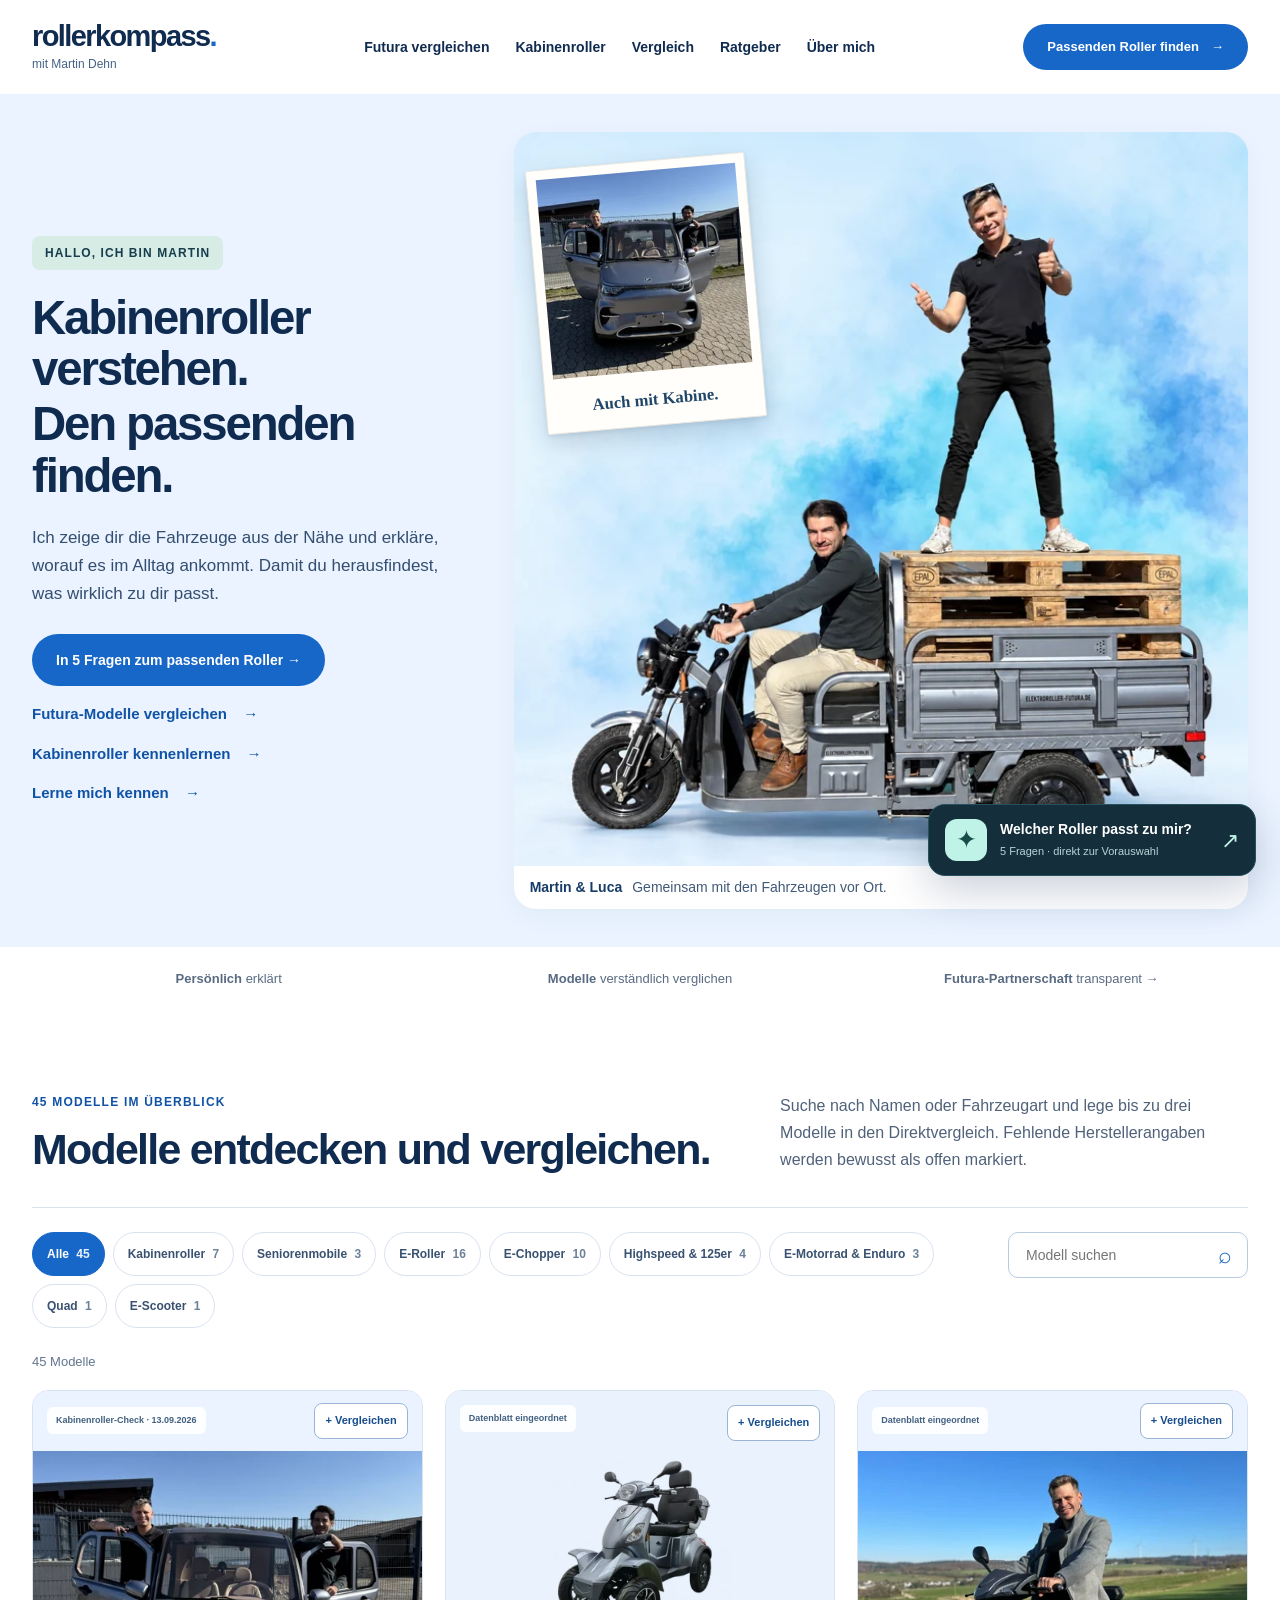
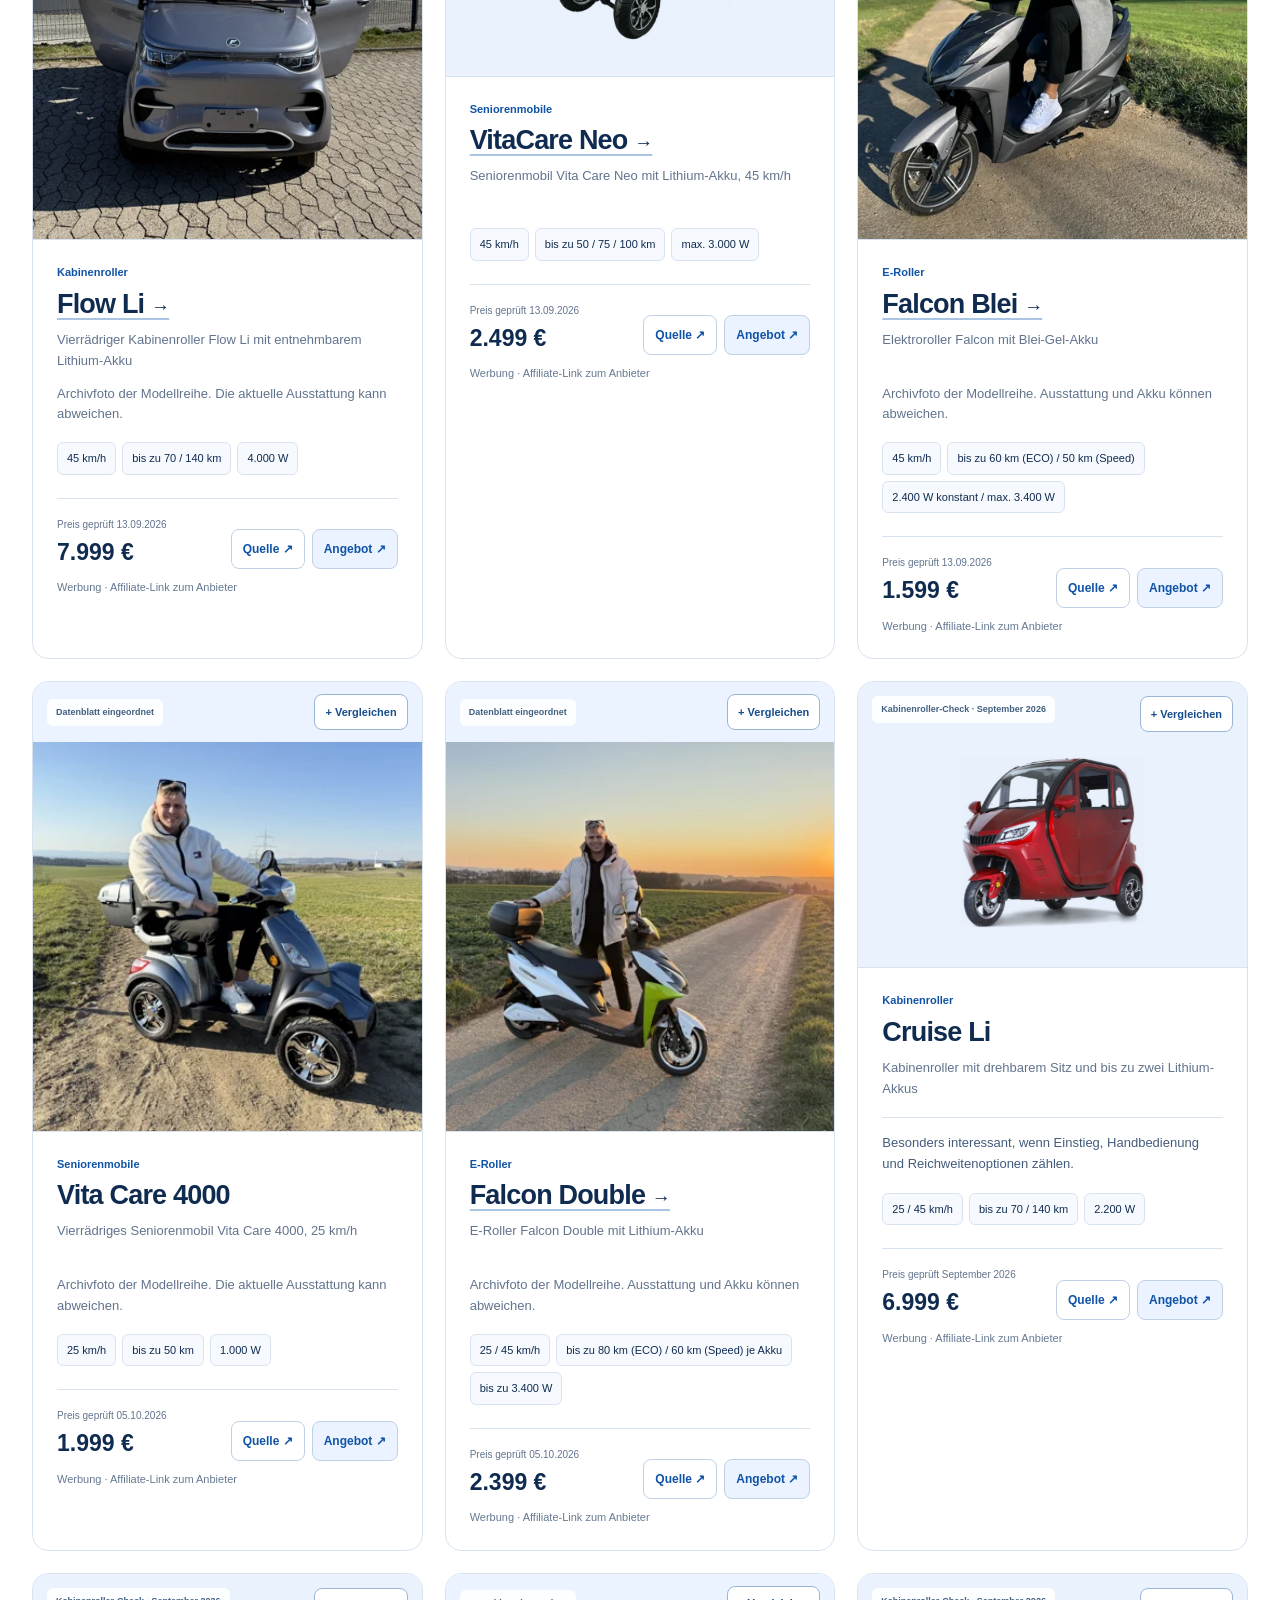
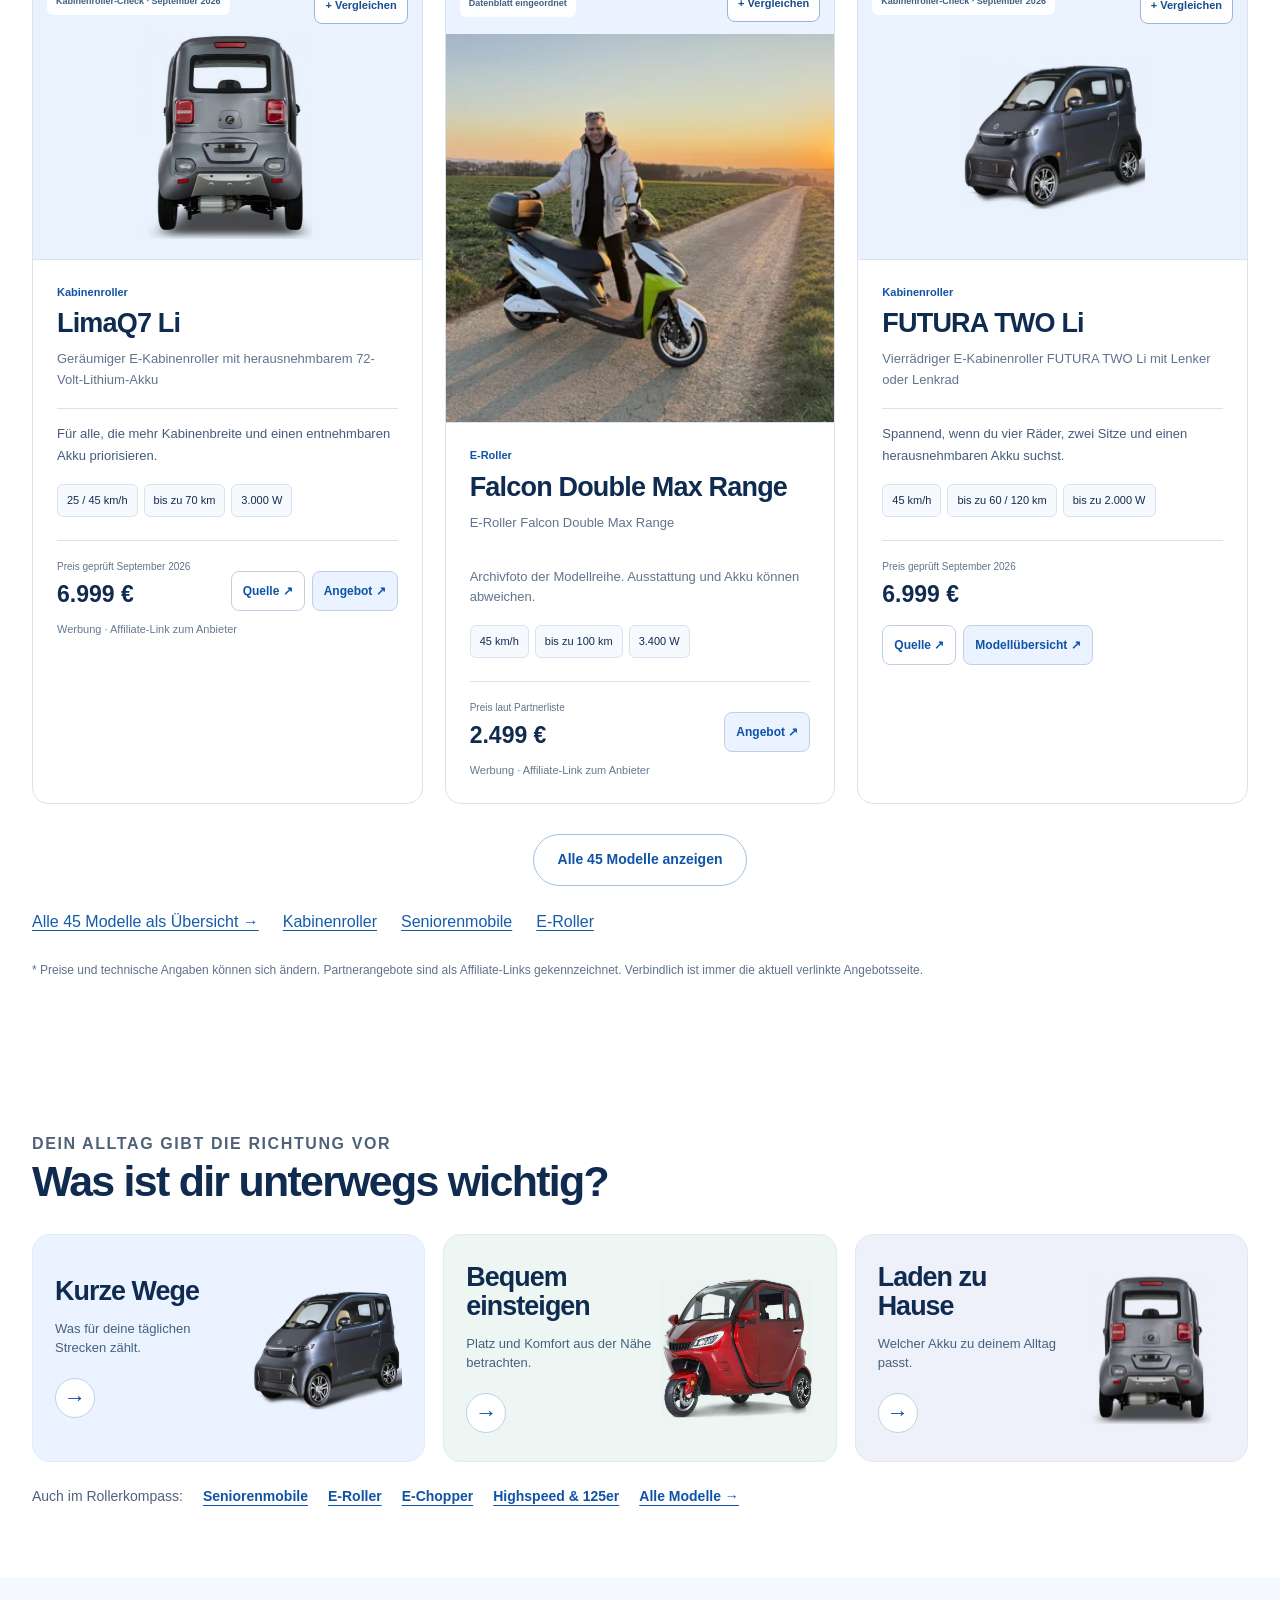
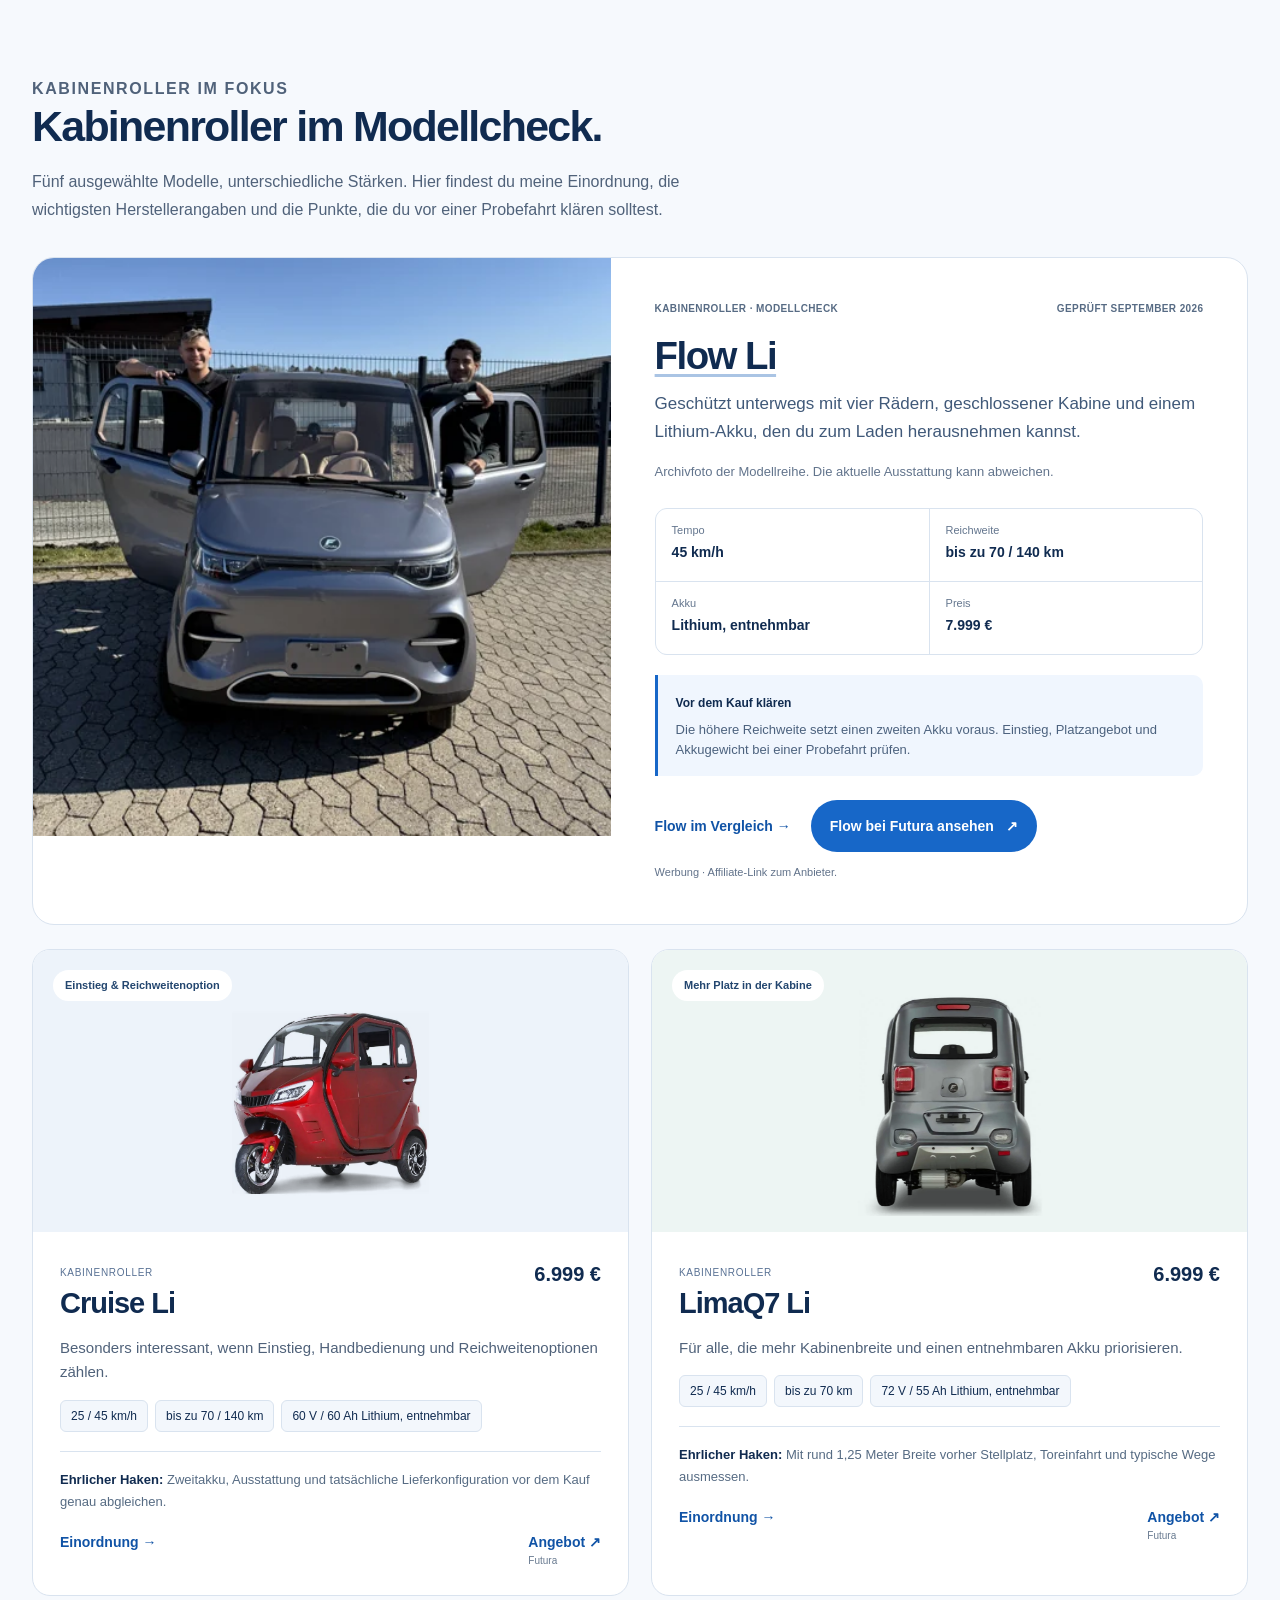
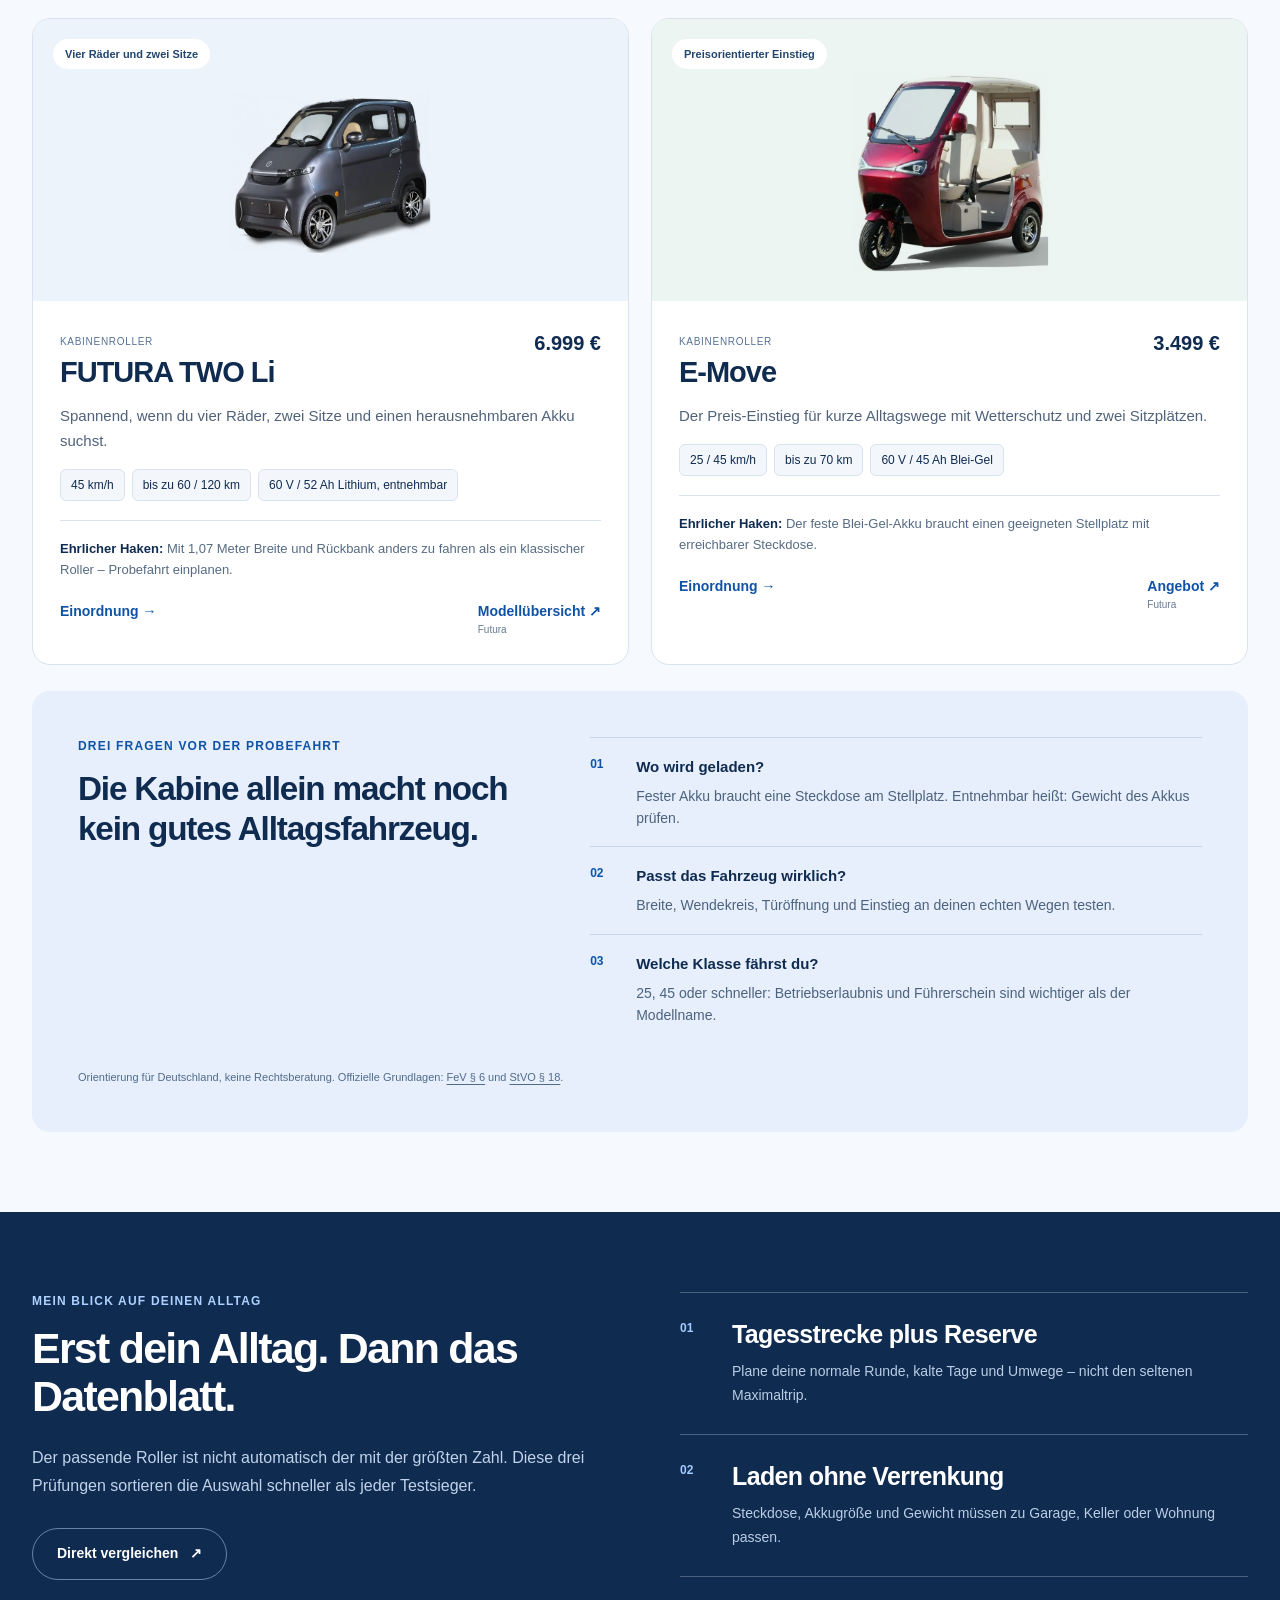
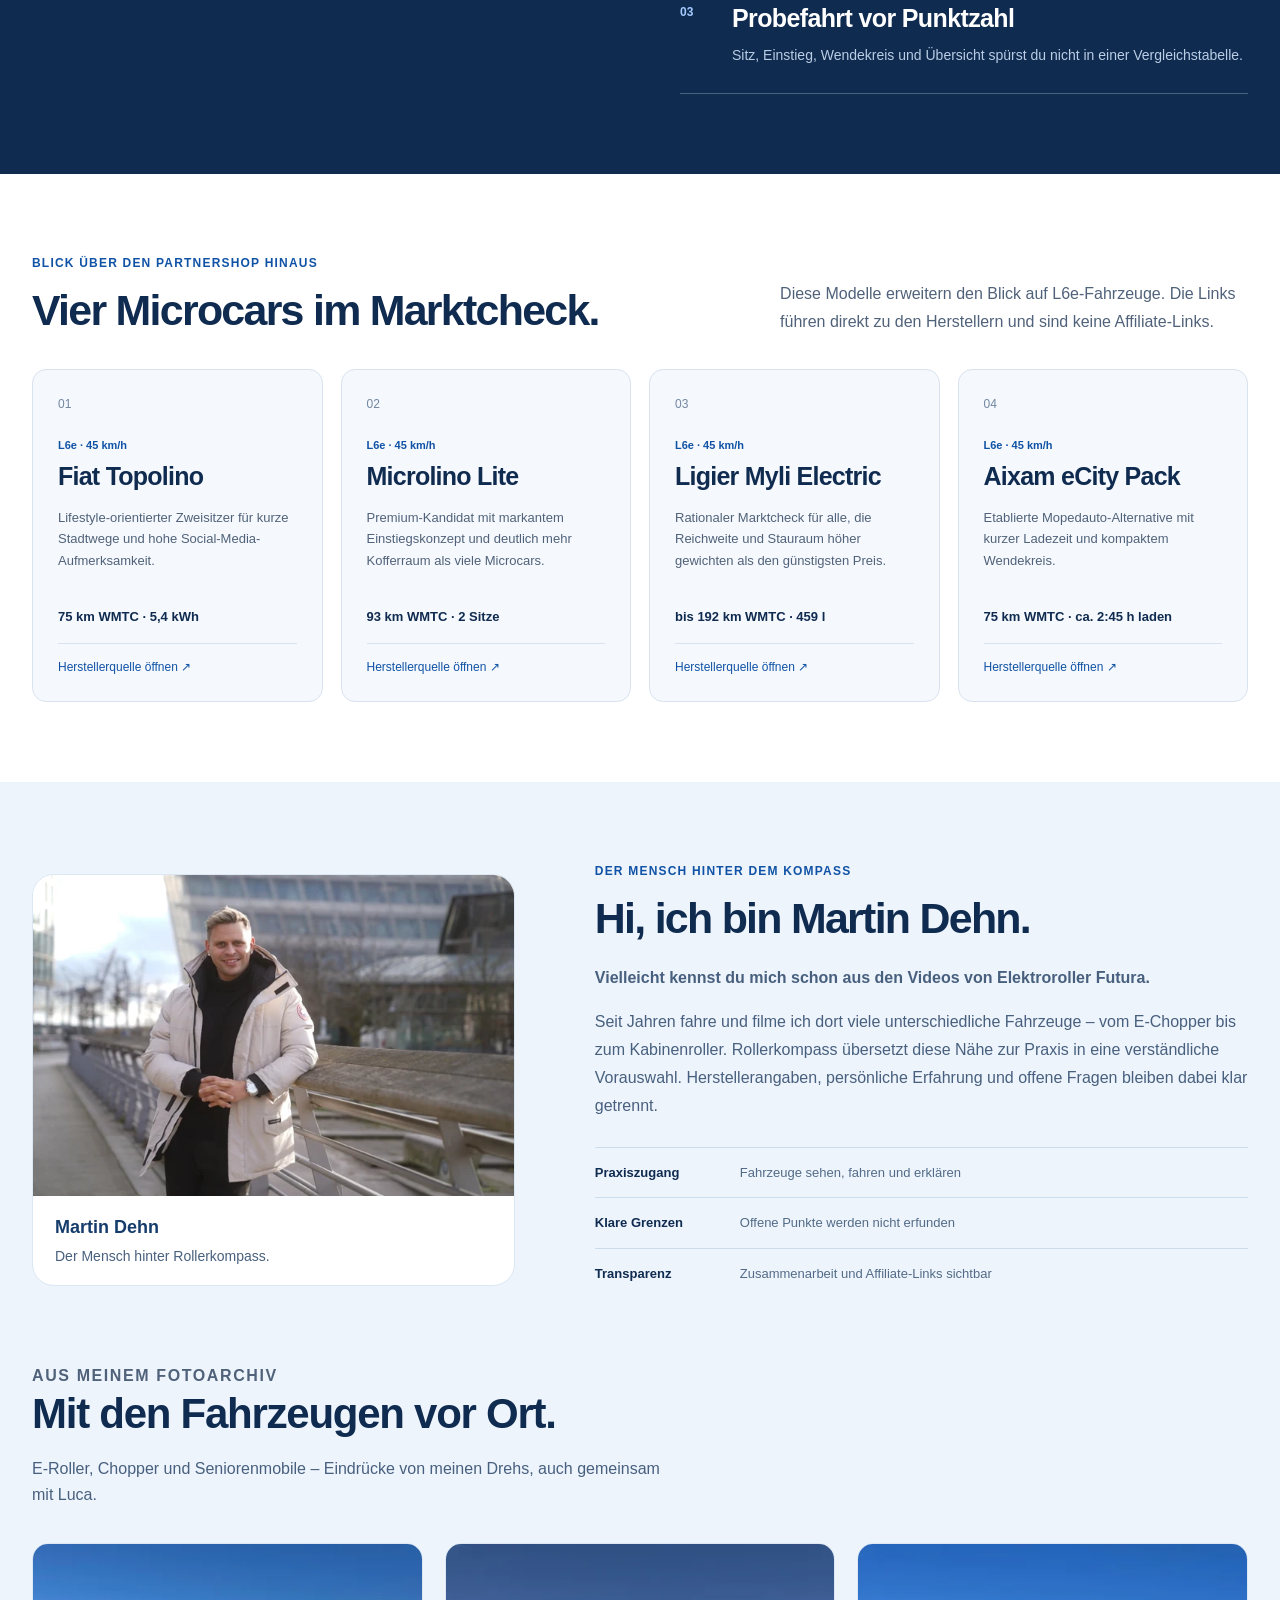
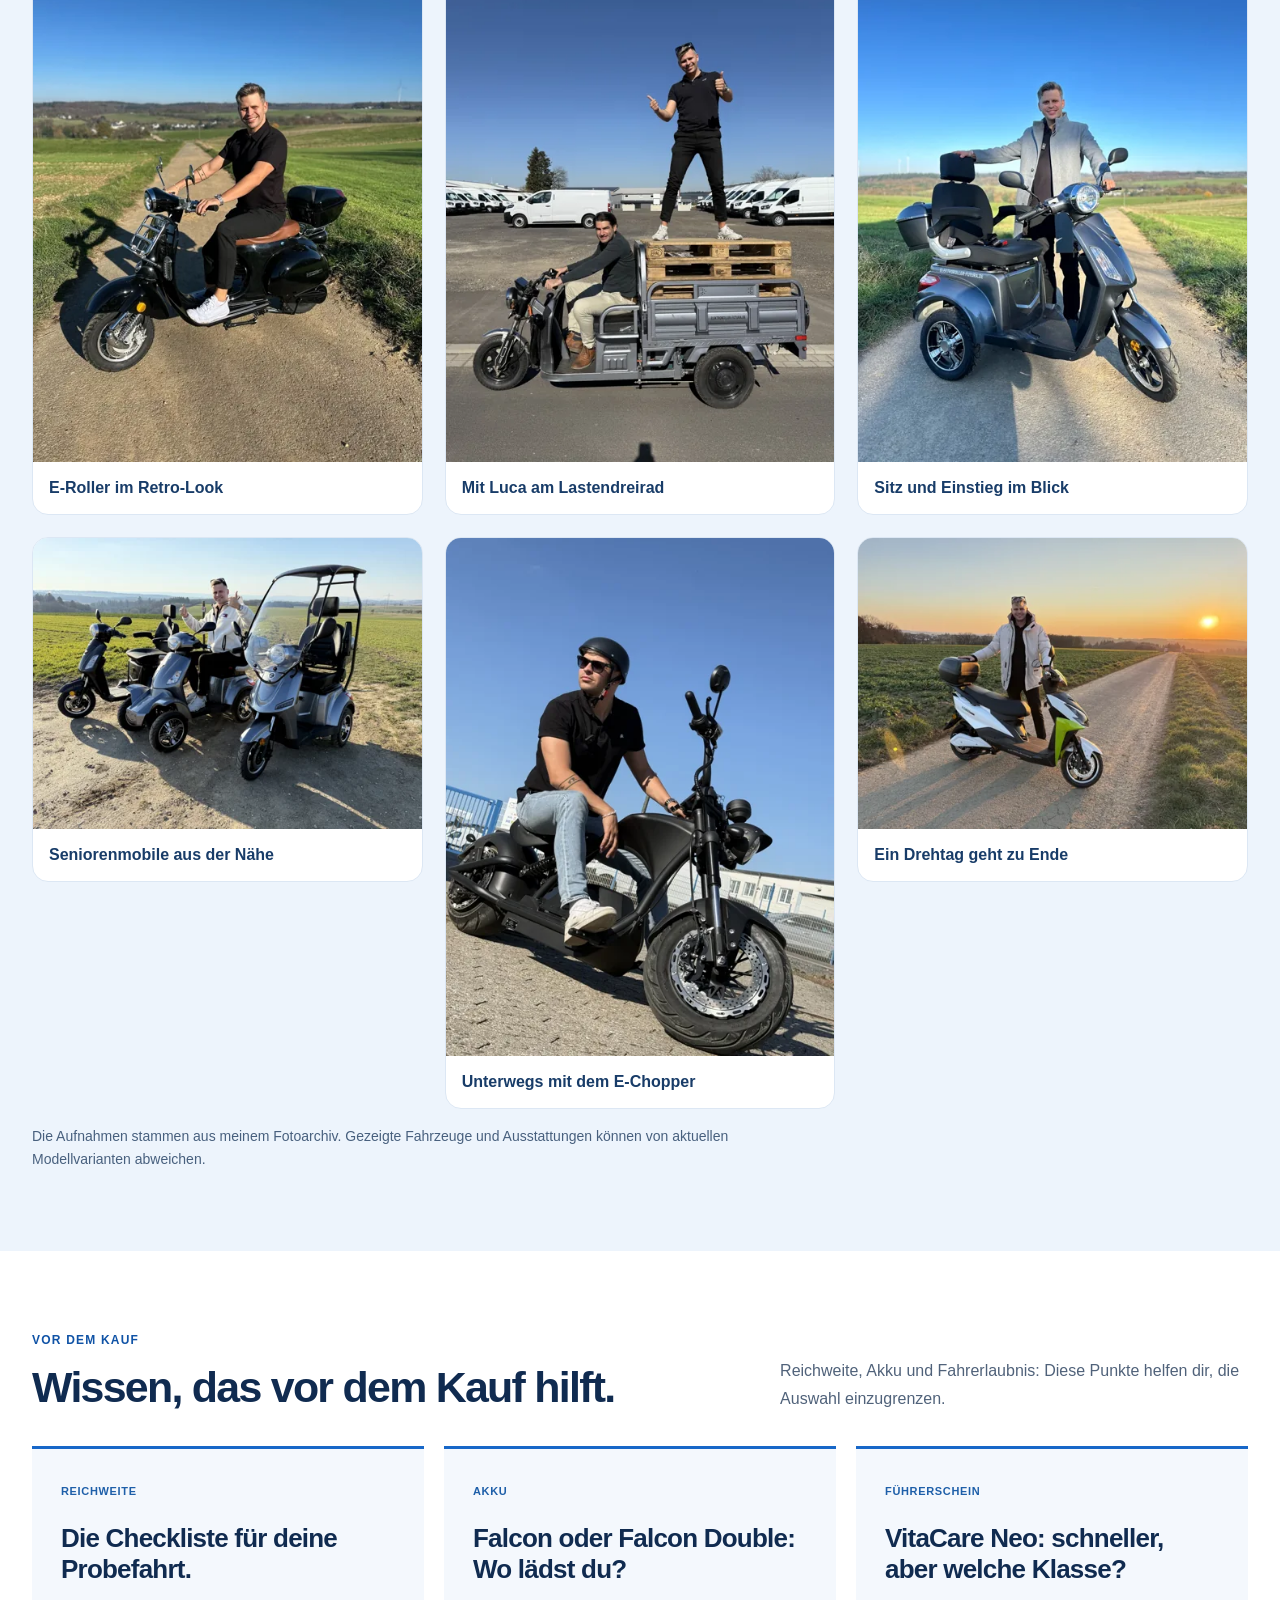
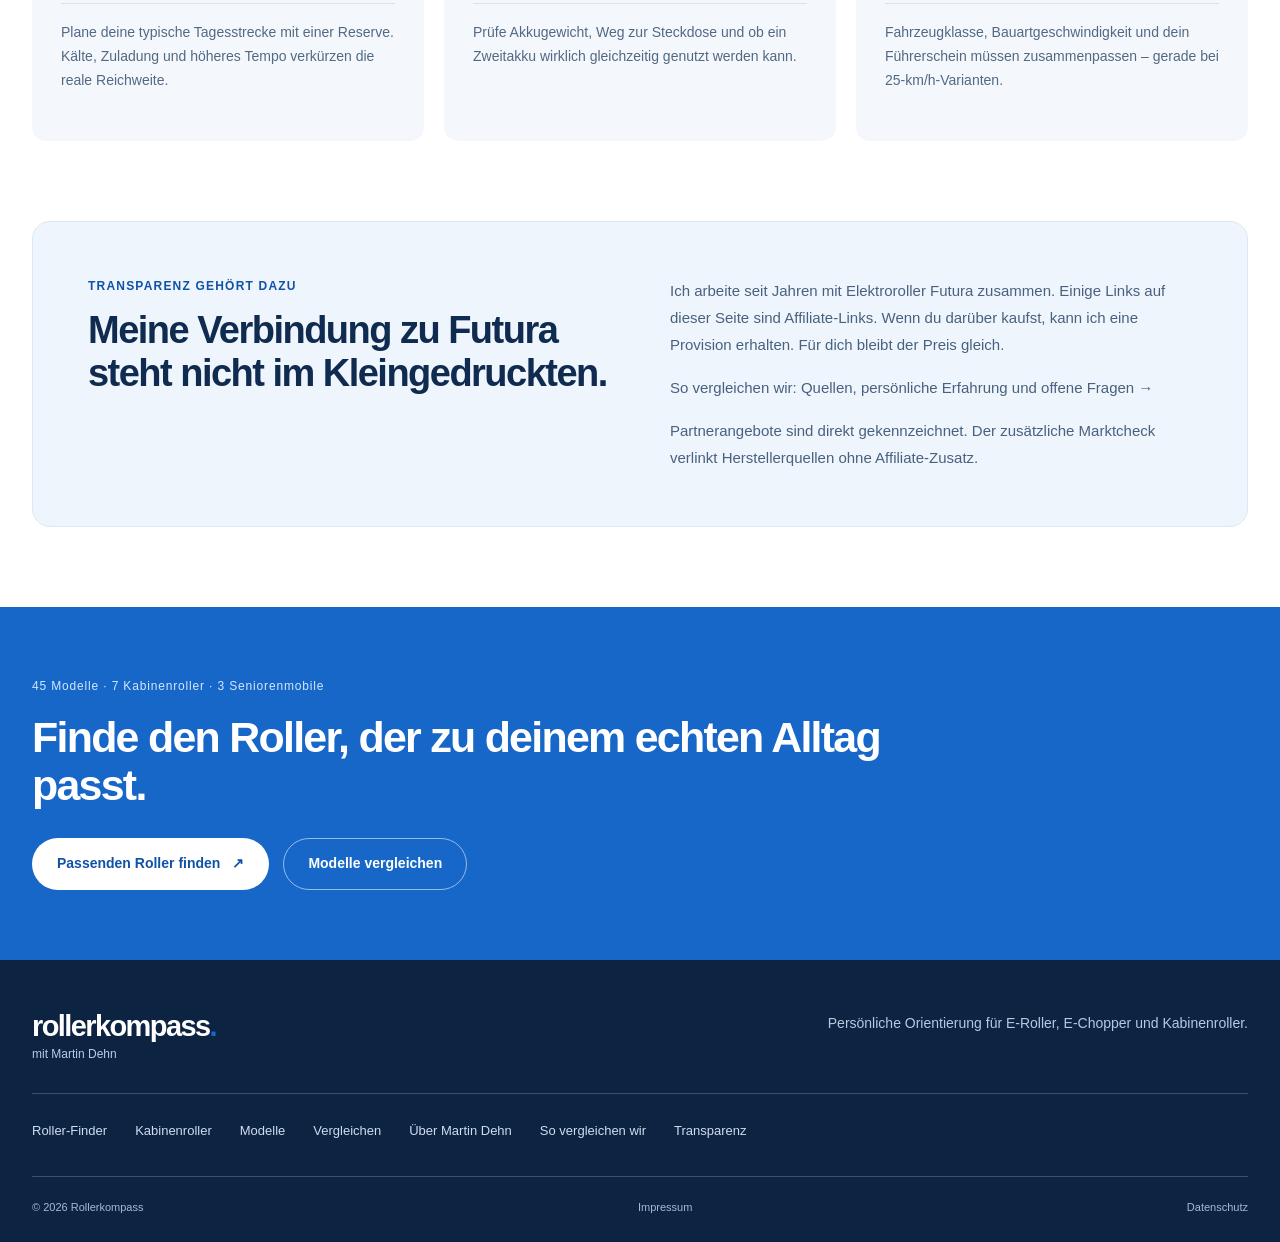
<file: index.html>
<!doctype html>
<html lang="de">
<head>
  <meta charset="utf-8">
  <meta name="google-site-verification" content="rKGMPGAr-FdIEH6M90RZ-zCUoYi4YBMc-m0boxOntDI">
  <meta name="viewport" content="width=device-width, initial-scale=1">
  <title>Kabinenroller &amp; E-Roller vergleichen | Martin Dehn</title>
  <meta name="description" content="Kabinenroller, E-Roller und Seniorenmobile vergleichen: Flow, VitaCare Neo, Falcon und weitere Modelle. Mit Originalfotos und Kaufhilfen von Martin Dehn.">
  <meta name="robots" content="index,follow,max-image-preview:large,max-snippet:-1,max-video-preview:-1">
  <link rel="canonical" href="https://rollerkompass.de/">
  <meta property="og:type" content="website">
  <meta property="og:locale" content="de_DE">
  <meta property="og:site_name" content="Rollerkompass">
  <meta property="og:title" content="Kabinenroller &amp; E-Roller vergleichen | Martin Dehn">
  <meta property="og:description" content="45 E-Roller, E-Chopper, Kabinenroller und Seniorenmobile nach Reichweite, Akku, Führerschein und Preis vergleichen – ehrlich und transparent eingeordnet.">
  <meta property="og:url" content="https://rollerkompass.de/">
  <meta property="og:image" content="https://rollerkompass.de/assets/martin-luca-hero-blau-1254.webp">
  <meta property="og:image:width" content="1254">
  <meta property="og:image:height" content="1254">
  <meta property="og:image:alt" content="Martin steht auf der Ladefläche eines Lastendreirads, Luca sitzt am Lenker – vor blau-türkisem Hintergrund.">
  <meta name="twitter:card" content="summary_large_image">
  <meta name="twitter:title" content="Kabinenroller &amp; E-Roller vergleichen | Martin Dehn">
  <meta name="twitter:description" content="45 E-Roller, E-Chopper, Kabinenroller und Seniorenmobile nach Reichweite, Akku, Führerschein und Preis vergleichen.">
  <meta name="twitter:image" content="https://rollerkompass.de/assets/martin-luca-hero-blau-1254.webp">
  <link rel="stylesheet" href="styles.css?v=catalog-20261005b">
  <link rel="stylesheet" href="/roller-finder/finder.css?v=20260925">
  <link rel="stylesheet" href="/roller-finder/widget.css?v=20260925">
  <link rel="stylesheet" href="/roller-finder/results.css?v=20260925">
  <script type="application/ld+json">{"@context":"https://schema.org","@graph":[{"@type":"WebSite","@id":"https://rollerkompass.de/#website","name":"Rollerkompass","alternateName":"Rollerkompass mit Martin Dehn","url":"https://rollerkompass.de/","inLanguage":"de-DE","publisher":{"@id":"https://rollerkompass.de/#organization"}},{"@type":"Organization","@id":"https://rollerkompass.de/#organization","name":"Rollerkompass","url":"https://rollerkompass.de/","founder":{"@id":"https://rollerkompass.de/ueber-martin-dehn/#person"}},{"@type":"Person","@id":"https://rollerkompass.de/ueber-martin-dehn/#person","name":"Martin Dehn","url":"https://rollerkompass.de/ueber-martin-dehn/","image":"https://rollerkompass.de/assets/martin-portrait-1280.webp","sameAs":["https://martindehn.de/"]},{"@type":"WebPage","@id":"https://rollerkompass.de/#page","url":"https://rollerkompass.de/","name":"Kabinenroller und E-Roller vergleichen","primaryImageOfPage":"https://rollerkompass.de/assets/martin-luca-hero-blau-1254.webp","isPartOf":{"@id":"https://rollerkompass.de/#website"},"dateModified":"2026-10-05","inLanguage":"de-DE"}]}</script>
</head>
<body>
<a class="skip-link" href="#inhalt">Zum Inhalt springen</a>
<main id="inhalt">
<header class="hero" id="start">
<nav class="nav shell" aria-label="Hauptnavigation">
<a class="brand" href="#start" aria-label="Rollerkompass Startseite"><span class="brand-word">rollerkompass<span>.</span></span><small>mit Martin Dehn</small></a>
<div class="nav-links"><a href="/elektroroller-futura/">Futura vergleichen</a><a href="/kabinenroller/">Kabinenroller</a><a href="/modelle/">Vergleich</a><a href="/ratgeber/probefahrt-checkliste/">Ratgeber</a><a href="/ueber-martin-dehn/">Über mich</a>
</div>
<a class="nav-cta" href="/roller-finder/" data-open-finder>Passenden Roller finden <span aria-hidden="true">→</span></a>
<details class="mobile-nav"><summary>Menü <span aria-hidden="true">☰</span></summary>
<div><a href="/roller-finder/" data-open-finder>Passenden Roller finden</a><a href="/elektroroller-futura/">Futura vergleichen</a><a href="/kabinenroller/">Kabinenroller</a><a href="/seniorenmobile/">Seniorenmobile</a><a href="/e-roller/">E-Roller</a><a href="/modelle/">Modelle vergleichen</a><a href="/ratgeber/probefahrt-checkliste/">Ratgeber</a><a href="/ueber-martin-dehn/">Über mich</a><a href="/so-vergleichen-wir/">Transparenz</a>
</div></details>
</nav>
<div class="hero-surface">
<div class="hero-grid shell">
<div class="hero-copy">
<p class="hello-label">Hallo, ich bin Martin</p>
<h1>Kabinenroller verstehen.<span>Den passenden finden.</span></h1>
<p class="hero-intro">Ich zeige dir die Fahrzeuge aus der Nähe und erkläre, worauf es im Alltag ankommt. Damit du herausfindest, was wirklich zu dir passt.</p>
<div class="hero-actions"><a class="button button-primary" href="/roller-finder/" data-open-finder>In 5 Fragen zum passenden Roller →</a><a class="hero-about" href="/elektroroller-futura/">Futura-Modelle vergleichen <span aria-hidden="true">→</span></a><a class="hero-about" href="#kabinenroller">Kabinenroller kennenlernen <span aria-hidden="true">→</span></a><a class="hero-about" href="#martin">Lerne mich kennen <span aria-hidden="true">→</span></a>
</div>
</div>
<figure class="hero-photo">
<div class="hero-photo-stage">
<img class="hero-photo-main" src="assets/martin-luca-hero-blau-1254.webp" srcset="assets/martin-luca-hero-blau-720.webp 720w, assets/martin-luca-hero-blau-1254.webp 1254w" sizes="(max-width: 900px) calc(100vw - 40px), 58vw" width="1254" height="1254" fetchpriority="high" alt="Martin auf der Ladefläche und Luca am Lenker eines Lastendreirads, vor einem gestalteten blau-türkisen Hintergrund.">
<figure class="hero-photo-inset">
<img src="assets/martin-luca-kabinenroller-480.webp" srcset="assets/martin-luca-kabinenroller-240.webp 240w, assets/martin-luca-kabinenroller-480.webp 480w, assets/martin-luca-kabinenroller-720.webp 720w" sizes="(max-width: 540px) 29vw, (max-width: 900px) 28vw, 225px" width="720" height="960" decoding="async" alt="Martin und Luca an den geöffneten Türen eines silbernen Futura-Kabinenrollers.">
<figcaption>Auch mit Kabine.</figcaption>
</figure>
</div>
<figcaption><strong>Martin &amp; Luca</strong><span>Gemeinsam mit den Fahrzeugen vor Ort.</span></figcaption>
</figure>
</div>
</div>
<div class="trust-strip shell" aria-label="So arbeitet Rollerkompass"><span><strong>Persönlich</strong> erklärt</span><span><strong>Modelle</strong> verständlich verglichen</span><a href="#transparenz"><strong>Futura-Partnerschaft</strong> transparent →</a>
</div>
</header>
<section class="section models-section" id="modelle">
<div class="shell">
<div class="section-heading split-heading models-heading">
<div>
<p class="eyebrow">45 MODELLE IM ÜBERBLICK</p>
<h2>Modelle entdecken und vergleichen.</h2>
</div>
<p>Suche nach Namen oder Fahrzeugart und lege bis zu drei Modelle in den Direktvergleich. Fehlende Herstellerangaben werden bewusst als offen markiert.</p>
</div>
<div class="explorer">
      <div class="explorer-toolbar">
        <div class="category-tabs" aria-label="Modelle nach Kategorie filtern">
          <button class="category-tab active" data-category="Alle" aria-pressed="true" type="button">Alle <span>45</span></button><button class="category-tab" data-category="Kabinenroller" aria-pressed="false" type="button">Kabinenroller <span>7</span></button><button class="category-tab" data-category="Seniorenmobile" aria-pressed="false" type="button">Seniorenmobile <span>3</span></button><button class="category-tab" data-category="E-Roller" aria-pressed="false" type="button">E-Roller <span>16</span></button><button class="category-tab" data-category="E-Chopper" aria-pressed="false" type="button">E-Chopper <span>10</span></button><button class="category-tab" data-category="Highspeed &amp; 125er" aria-pressed="false" type="button">Highspeed &amp; 125er <span>4</span></button><button class="category-tab" data-category="E-Motorrad &amp; Enduro" aria-pressed="false" type="button">E-Motorrad &amp; Enduro <span>3</span></button><button class="category-tab" data-category="Quad" aria-pressed="false" type="button">Quad <span>1</span></button><button class="category-tab" data-category="E-Scooter" aria-pressed="false" type="button">E-Scooter <span>1</span></button>
        </div>
        <label class="model-search">
          <span class="sr-only">Modelle durchsuchen</span>
          <input placeholder="Modell suchen" type="search" value="">
          <span aria-hidden="true">⌕</span>
        </label>
      </div>
      <p class="explorer-result" role="status" aria-live="polite">45 Modelle</p>
      <div class="product-grid">
      <article class="product-card" id="modell-flow-li">
        <div class="product-visual accent-cabin product-visual-personal">
          <div class="product-badges">
            <span>Kabinenroller-Check · 13.09.2026</span>
            <button aria-pressed="false" class="compare-toggle" data-compare="flow-li" type="button">
              + Vergleichen
            </button>
          </div>
          <img class="product-personal-image" alt="Martin und Luca an den geöffneten Türen eines silbernen Flow-Kabinenrollers." loading="lazy" decoding="async" src="/assets/produkt-flow-960.webp" srcset="/assets/produkt-flow-480.webp 480w, /assets/produkt-flow-960.webp 960w" sizes="(max-width: 560px) calc(100vw - 32px), (max-width: 620px) calc(100vw - 40px), (max-width: 900px) calc((100vw - 62px) / 2), (max-width: 1100px) calc((100vw - 86px) / 2), 425px" width="4284" height="5712">
        </div>
        <div class="product-body">
          <p class="product-category">Kabinenroller</p>
          <h3><a class="model-detail-link" href="/kabinenroller/flow-li/">Flow Li <span aria-hidden="true">→</span></a></h3>
          <p class="product-fullname">Vierrädriger Kabinenroller Flow Li mit entnehmbarem Lithium-Akku</p>
          <p class="product-photo-note">Archivfoto der Modellreihe. Die aktuelle Ausstattung kann abweichen.</p>


          <div class="quick-specs"><span>45 km/h</span><span>bis zu 70 / 140 km</span><span>4.000 W</span></div>
          <div class="product-footer">
            <div>
              <small>Preis geprüft 13.09.2026</small>
              <strong>7.999 €</strong>
            </div>
            <div class="product-actions">
              <a data-rk-model="flow-li" data-rk-kind="source" class="round-action" href="https://elektroroller-futura.de/shop/elektromobilitaet-fuer-senioren/elektro-kabinenroller-flow" target="_blank" rel="noopener noreferrer">Quelle ↗</a>
              <a data-rk-model="flow-li" data-rk-kind="offer" class="round-action round-action-dark" href="https://elektroroller-futura.de/shop/elektromobilitaet-fuer-senioren/elektro-kabinenroller-flow?affp=17205#/geschwindigkeit_auswahlen-45_km_h/farbe-light_grey/anzahl_lithium_ionen_akkus-1_lithium_akku_70_km_reichweite" target="_blank" rel="sponsored nofollow noopener noreferrer" aria-label="Angebot für Flow Li bei Futura ansehen (Affiliate-Link)">Angebot ↗</a>
            </div>
          </div>
          <p class="product-affiliate">Werbung · Affiliate-Link zum Anbieter</p>
        </div>
      </article>
      <article class="product-card" id="modell-vita-care-neo">
        <div class="product-visual accent-blue">
          <div class="product-badges">
            <span>Datenblatt eingeordnet</span>
            <button aria-pressed="false" class="compare-toggle" data-compare="vita-care-neo" type="button">
              + Vergleichen
            </button>
          </div>
          <img alt="VitaCare Neo – Herstellerfoto" loading="lazy" decoding="async" src="/assets/futura-vitacare-neo-960.webp" srcset="/assets/futura-vitacare-neo-480.webp 480w, /assets/futura-vitacare-neo-960.webp 960w" sizes="(max-width: 620px) calc(100vw - 72px), 385px" width="960" height="1097">
        </div>
        <div class="product-body">
          <p class="product-category">Seniorenmobile</p>
          <h3><a class="model-detail-link" href="/seniorenmobile/vita-care-neo/">VitaCare Neo <span aria-hidden="true">→</span></a></h3>
          <p class="product-fullname">Seniorenmobil Vita Care Neo mit Lithium-Akku, 45 km/h</p>



          <div class="quick-specs"><span>45 km/h</span><span>bis zu 50 / 75 / 100 km</span><span>max. 3.000 W</span></div>
          <div class="product-footer">
            <div>
              <small>Preis geprüft 13.09.2026</small>
              <strong>2.499 €</strong>
            </div>
            <div class="product-actions">
              <a data-rk-model="vita-care-neo" data-rk-kind="source" class="round-action" href="https://elektroroller-futura.de/shop/elektromobilitaet-fuer-senioren/vita-care-neo" target="_blank" rel="noopener noreferrer">Quelle ↗</a>
              <a data-rk-model="vita-care-neo" data-rk-kind="offer" class="round-action round-action-dark" href="https://elektroroller-futura.de/shop/elektromobilitaet-fuer-senioren/vita-care-neo?affp=17205#/farbe-light_grey/anzahl_lithium_ionen_akkus-60v_20ah_50km_reichweite" target="_blank" rel="sponsored nofollow noopener noreferrer" aria-label="Angebot für VitaCare Neo bei Futura ansehen (Affiliate-Link)">Angebot ↗</a>
            </div>
          </div>
          <p class="product-affiliate">Werbung · Affiliate-Link zum Anbieter</p>
        </div>
      </article>
      <article class="product-card" id="modell-falcon-blei">
        <div class="product-visual accent-blue product-visual-personal">
          <div class="product-badges">
            <span>Datenblatt eingeordnet</span>
            <button aria-pressed="false" class="compare-toggle" data-compare="falcon-blei" type="button">
              + Vergleichen
            </button>
          </div>
          <img class="product-personal-image" alt="Martin sitzt im grauen Mantel auf einem Falcon." loading="lazy" decoding="async" src="/assets/produkt-falcon-960.webp" srcset="/assets/produkt-falcon-480.webp 480w, /assets/produkt-falcon-960.webp 960w" sizes="(max-width: 560px) calc(100vw - 32px), (max-width: 620px) calc(100vw - 40px), (max-width: 900px) calc((100vw - 62px) / 2), (max-width: 1100px) calc((100vw - 86px) / 2), 425px" width="960" height="1280">
        </div>
        <div class="product-body">
          <p class="product-category">E-Roller</p>
          <h3><a class="model-detail-link" href="/e-roller/falcon/">Falcon Blei <span aria-hidden="true">→</span></a></h3>
          <p class="product-fullname">Elektroroller Falcon mit Blei-Gel-Akku</p>
          <p class="product-photo-note">Archivfoto der Modellreihe. Ausstattung und Akku können abweichen.</p>


          <div class="quick-specs"><span>45 km/h</span><span>bis zu 60 km (ECO) / 50 km (Speed)</span><span>2.400 W konstant / max. 3.400 W</span></div>
          <div class="product-footer">
            <div>
              <small>Preis geprüft 13.09.2026</small>
              <strong>1.599 €</strong>
            </div>
            <div class="product-actions">
              <a data-rk-model="falcon-blei" data-rk-kind="source" class="round-action" href="https://elektroroller-futura.de/shop/elektroroller/e-scooter-kaufen-falcon-2" target="_blank" rel="noopener noreferrer">Quelle ↗</a>
              <a data-rk-model="falcon-blei" data-rk-kind="offer" class="round-action round-action-dark" href="https://elektroroller-futura.de/shop/elektroroller/e-scooter-kaufen-falcon-2?affp=17205#/farbe-schwarz" target="_blank" rel="sponsored nofollow noopener noreferrer" aria-label="Angebot für Falcon Blei bei Futura ansehen (Affiliate-Link)">Angebot ↗</a>
            </div>
          </div>
          <p class="product-affiliate">Werbung · Affiliate-Link zum Anbieter</p>
        </div>
      </article>
      <article class="product-card" id="modell-vita-care-4000">
        <div class="product-visual accent-blue product-visual-personal">
          <div class="product-badges">
            <span>Datenblatt eingeordnet</span>
            <button aria-pressed="false" class="compare-toggle" data-compare="vita-care-4000" type="button">
              + Vergleichen
            </button>
          </div>
          <img class="product-personal-image" alt="Martin sitzt auf einem VitaCare 4000 bei einem Fototermin auf einem Feldweg." loading="lazy" decoding="async" src="/assets/produkt-vitacare-960.webp" srcset="/assets/produkt-vitacare-480.webp 480w, /assets/produkt-vitacare-960.webp 960w" sizes="(max-width: 560px) calc(100vw - 32px), (max-width: 620px) calc(100vw - 40px), (max-width: 900px) calc((100vw - 62px) / 2), (max-width: 1100px) calc((100vw - 86px) / 2), 425px" width="5712" height="4284">
        </div>
        <div class="product-body">
          <p class="product-category">Seniorenmobile</p>
          <h3>Vita Care 4000</h3>
          <p class="product-fullname">Vierrädriges Seniorenmobil Vita Care 4000, 25 km/h</p>
          <p class="product-photo-note">Archivfoto der Modellreihe. Die aktuelle Ausstattung kann abweichen.</p>


          <div class="quick-specs"><span>25 km/h</span><span>bis zu 50 km</span><span>1.000 W</span></div>
          <div class="product-footer">
            <div>
              <small>Preis geprüft 05.10.2026</small>
              <strong>1.999 €</strong>
            </div>
            <div class="product-actions">
              <a data-rk-model="vita-care-4000" data-rk-kind="source" class="round-action" href="https://elektroroller-futura.de/shop/elektromobilitaet-fuer-senioren/vita-care-4000" target="_blank" rel="noopener noreferrer">Quelle ↗</a>
              <a data-rk-model="vita-care-4000" data-rk-kind="offer" class="round-action round-action-dark" href="https://elektroroller-futura.de/shop/elektromobilitaet-fuer-senioren/vita-care-4000?affp=17205#/farbe-light_grey" target="_blank" rel="sponsored nofollow noopener noreferrer" aria-label="Angebot für Vita Care 4000 bei Futura ansehen (Affiliate-Link)">Angebot ↗</a>
            </div>
          </div>
          <p class="product-affiliate">Werbung · Affiliate-Link zum Anbieter</p>
        </div>
      </article>
      <article class="product-card" id="modell-falcon-double">
        <div class="product-visual accent-blue product-visual-personal">
          <div class="product-badges">
            <span>Datenblatt eingeordnet</span>
            <button aria-pressed="false" class="compare-toggle" data-compare="falcon-double" type="button">
              + Vergleichen
            </button>
          </div>
          <img class="product-personal-image" alt="Martin mit einem weiß-grünen Falcon Double bei Sonnenuntergang." loading="lazy" decoding="async" src="/assets/produkt-falcon-double-960.webp" srcset="/assets/produkt-falcon-double-480.webp 480w, /assets/produkt-falcon-double-960.webp 960w" sizes="(max-width: 560px) calc(100vw - 32px), (max-width: 620px) calc(100vw - 40px), (max-width: 900px) calc((100vw - 62px) / 2), (max-width: 1100px) calc((100vw - 86px) / 2), 425px" width="5712" height="4284">
        </div>
        <div class="product-body">
          <p class="product-category">E-Roller</p>
          <h3><a class="model-detail-link" href="/e-roller/falcon/">Falcon Double <span aria-hidden="true">→</span></a></h3>
          <p class="product-fullname">E-Roller Falcon Double mit Lithium-Akku</p>
          <p class="product-photo-note">Archivfoto der Modellreihe. Ausstattung und Akku können abweichen.</p>


          <div class="quick-specs"><span>25 / 45 km/h</span><span>bis zu 80 km (ECO) / 60 km (Speed) je Akku</span><span>bis zu 3.400 W</span></div>
          <div class="product-footer">
            <div>
              <small>Preis geprüft 05.10.2026</small>
              <strong>2.399 €</strong>
            </div>
            <div class="product-actions">
              <a data-rk-model="falcon-double" data-rk-kind="source" class="round-action" href="https://elektroroller-futura.de/shop/elektroroller/e-scooter-falcon" target="_blank" rel="noopener noreferrer">Quelle ↗</a>
              <a data-rk-model="falcon-double" data-rk-kind="offer" class="round-action round-action-dark" href="https://elektroroller-futura.de/shop/elektroroller/e-scooter-falcon?affp=17205#/geschwindigkeit_auswahlen-45_km_h/farbe-schwarz/anzahl_lithium_ionen_akkus-1_lithium_akku_80_km_reichweite" target="_blank" rel="sponsored nofollow noopener noreferrer" aria-label="Angebot für Falcon Double bei Futura ansehen (Affiliate-Link)">Angebot ↗</a>
            </div>
          </div>
          <p class="product-affiliate">Werbung · Affiliate-Link zum Anbieter</p>
        </div>
      </article>
      <article class="product-card" id="modell-cruise-li">
        <div class="product-visual accent-cabin">
          <div class="product-badges">
            <span>Kabinenroller-Check · September 2026</span>
            <button aria-pressed="false" class="compare-toggle" data-compare="cruise-li" type="button">
              + Vergleichen
            </button>
          </div>
          <img alt="Cruise Li – Herstellerfoto" loading="lazy" decoding="async" src="/assets/futura-cruise-li.webp" width="568" height="649">
        </div>
        <div class="product-body">
          <p class="product-category">Kabinenroller</p>
          <h3>Cruise Li</h3>
          <p class="product-fullname">Kabinenroller mit drehbarem Sitz und bis zu zwei Lithium-Akkus</p>


          <p class="product-recommendation">Besonders interessant, wenn Einstieg, Handbedienung und Reichweitenoptionen zählen.</p>
          <div class="quick-specs"><span>25 / 45 km/h</span><span>bis zu 70 / 140 km</span><span>2.200 W</span></div>
          <div class="product-footer">
            <div>
              <small>Preis geprüft September 2026</small>
              <strong>6.999 €</strong>
            </div>
            <div class="product-actions">
              <a data-rk-model="cruise-li" data-rk-kind="source" class="round-action" href="https://elektroroller-futura.de/shop/elektromobilitaet-fuer-senioren/elektro-kabinenroller-cruise-li" target="_blank" rel="noopener noreferrer">Quelle ↗</a>
              <a data-rk-model="cruise-li" data-rk-kind="offer" class="round-action round-action-dark" href="https://elektroroller-futura.de/shop/elektromobilitaet-fuer-senioren/elektro-kabinenroller-cruise-li?affp=17205#/farbe-bordeaux_rot/geschwindigkeit_auswahlen-45_km_h/akku-1_lithium_akku_70_km_reichweite" target="_blank" rel="sponsored nofollow noopener noreferrer" aria-label="Angebot für Cruise Li bei Futura ansehen (Affiliate-Link)">Angebot ↗</a>
            </div>
          </div>
          <p class="product-affiliate">Werbung · Affiliate-Link zum Anbieter</p>
        </div>
      </article>
      <article class="product-card" id="modell-limaq7-li">
        <div class="product-visual accent-cabin">
          <div class="product-badges">
            <span>Kabinenroller-Check · September 2026</span>
            <button aria-pressed="false" class="compare-toggle" data-compare="limaq7-li" type="button">
              + Vergleichen
            </button>
          </div>
          <img alt="LimaQ7 Li – Herstellerfoto" loading="lazy" decoding="async" src="/assets/futura-limaq7-li.webp" width="800" height="800">
        </div>
        <div class="product-body">
          <p class="product-category">Kabinenroller</p>
          <h3>LimaQ7 Li</h3>
          <p class="product-fullname">Geräumiger E-Kabinenroller mit herausnehmbarem 72-Volt-Lithium-Akku</p>


          <p class="product-recommendation">Für alle, die mehr Kabinenbreite und einen entnehmbaren Akku priorisieren.</p>
          <div class="quick-specs"><span>25 / 45 km/h</span><span>bis zu 70 km</span><span>3.000 W</span></div>
          <div class="product-footer">
            <div>
              <small>Preis geprüft September 2026</small>
              <strong>6.999 €</strong>
            </div>
            <div class="product-actions">
              <a data-rk-model="limaq7-li" data-rk-kind="source" class="round-action" href="https://elektroroller-futura.de/shop/elektro-kabinenroller-futura/kabinenroller-limaq7-li-45-kmh-lithium-akku-3000-watt" target="_blank" rel="noopener noreferrer">Quelle ↗</a>
              <a data-rk-model="limaq7-li" data-rk-kind="offer" class="round-action round-action-dark" href="https://elektroroller-futura.de/shop/elektro-kabinenroller-futura/kabinenroller-limaq7-li-45-kmh-lithium-akku-3000-watt?affp=17205#/farbe-light_grey" target="_blank" rel="sponsored nofollow noopener noreferrer" aria-label="Angebot für LimaQ7 Li bei Futura ansehen (Affiliate-Link)">Angebot ↗</a>
            </div>
          </div>
          <p class="product-affiliate">Werbung · Affiliate-Link zum Anbieter</p>
        </div>
      </article>
      <article class="product-card" id="modell-falcon-double-max-range">
        <div class="product-visual accent-blue product-visual-personal">
          <div class="product-badges">
            <span>Datenblatt eingeordnet</span>
            <button aria-pressed="false" class="compare-toggle" data-compare="falcon-double-max-range" type="button">
              + Vergleichen
            </button>
          </div>
          <img class="product-personal-image" alt="Martin mit einem Falcon Double aus der gleichen Modellreihe." loading="lazy" decoding="async" src="/assets/produkt-falcon-double-960.webp" srcset="/assets/produkt-falcon-double-480.webp 480w, /assets/produkt-falcon-double-960.webp 960w" sizes="(max-width: 560px) calc(100vw - 32px), (max-width: 620px) calc(100vw - 40px), (max-width: 900px) calc((100vw - 62px) / 2), (max-width: 1100px) calc((100vw - 86px) / 2), 425px" width="5712" height="4284">
        </div>
        <div class="product-body">
          <p class="product-category">E-Roller</p>
          <h3>Falcon Double Max Range</h3>
          <p class="product-fullname">E-Roller Falcon Double Max Range</p>
          <p class="product-photo-note">Archivfoto der Modellreihe. Ausstattung und Akku können abweichen.</p>


          <div class="quick-specs"><span>45 km/h</span><span>bis zu 100 km</span><span>3.400 W</span></div>
          <div class="product-footer">
            <div>
              <small>Preis laut Partnerliste</small>
              <strong>2.499 €</strong>
            </div>
            <div class="product-actions">

              <a data-rk-model="falcon-double-max-range" data-rk-kind="offer" class="round-action round-action-dark" href="https://elektroroller-futura.de/shop/elektroroller/e-scooter-falcon-30ah?affp=17205#/farbe-schwarz/anzahl_lithium_ionen_akkus-1_lithium_akku_100_km_reichweite" target="_blank" rel="sponsored nofollow noopener noreferrer" aria-label="Angebot für Falcon Double Max Range bei Futura ansehen (Affiliate-Link)">Angebot ↗</a>
            </div>
          </div>
          <p class="product-affiliate">Werbung · Affiliate-Link zum Anbieter</p>
        </div>
      </article>
      <article class="product-card" id="modell-futura-two-li">
        <div class="product-visual accent-cabin">
          <div class="product-badges">
            <span>Kabinenroller-Check · September 2026</span>
            <button aria-pressed="false" class="compare-toggle" data-compare="futura-two-li" type="button">
              + Vergleichen
            </button>
          </div>
          <img alt="FUTURA TWO Li – Herstellerfoto" loading="lazy" decoding="async" src="/assets/futura-futura-two-li.webp" width="544" height="620">
        </div>
        <div class="product-body">
          <p class="product-category">Kabinenroller</p>
          <h3>FUTURA TWO Li</h3>
          <p class="product-fullname">Vier­rädriger E-Kabinenroller FUTURA TWO Li mit Lenker oder Lenkrad</p>


          <p class="product-recommendation">Spannend, wenn du vier Räder, zwei Sitze und einen herausnehmbaren Akku suchst.</p>
          <div class="quick-specs"><span>45 km/h</span><span>bis zu 60 / 120 km</span><span>bis zu 2.000 W</span></div>
          <div class="product-footer">
            <div>
              <small>Preis geprüft September 2026</small>
              <strong>6.999 €</strong>
            </div>
            <div class="product-actions">
              <a data-rk-model="futura-two-li" data-rk-kind="source" class="round-action" href="https://elektroroller-futura.de/futura-two-futura-30" target="_blank" rel="noopener noreferrer">Quelle ↗</a>
              <a data-rk-model="futura-two-li" data-rk-kind="offer" class="round-action round-action-dark" href="https://elektroroller-futura.de/futura-two-futura-30" target="_blank" rel="noopener noreferrer" aria-label="Modellübersicht für FUTURA TWO Li bei Futura ansehen">Modellübersicht ↗</a>
            </div>
          </div>

        </div>
      </article></div>

      <button class="show-all" data-show-all type="button">Alle 45 Modelle anzeigen</button>
      </div>
<nav class="browse-pages" aria-label="Modellübersichten"><a href="/modelle/">Alle 45 Modelle als Übersicht →</a><a href="/kabinenroller/">Kabinenroller</a><a href="/seniorenmobile/">Seniorenmobile</a><a href="/e-roller/">E-Roller</a></nav>
<p class="price-note">* Preise und technische Angaben können sich ändern. Partnerangebote sind als Affiliate-Links gekennzeichnet. Verbindlich ist immer die aktuell verlinkte Angebotsseite.</p>
</div>
</section>
<section class="section path-section" id="auswahl">
<div class="shell">
<div class="section-heading">
<p class="eyebrow">Dein Alltag gibt die Richtung vor</p>
<h2>Was ist dir unterwegs wichtig?</h2>
</div>
<div class="path-grid">
<a class="path-card" href="#alltagswege">
<div>
<h3>Kurze Wege</h3>
<p>Was für deine täglichen Strecken zählt.</p><strong aria-hidden="true">→</strong>
</div><img src="assets/futura-futura-two-li.webp" alt="" width="240" height="240" loading="lazy"></a>
<a class="path-card" href="#einstieg">
<div>
<h3>Bequem einsteigen</h3>
<p>Platz und Komfort aus der Nähe betrachten.</p><strong aria-hidden="true">→</strong>
</div><img src="assets/futura-cruise-li.webp" alt="" width="240" height="240" loading="lazy"></a>
<a class="path-card" href="#laden">
<div>
<h3>Laden zu Hause</h3>
<p>Welcher Akku zu deinem Alltag passt.</p><strong aria-hidden="true">→</strong>
</div><img src="assets/futura-limaq7-li.webp" alt="" width="240" height="240" loading="lazy"></a>
</div>
<div class="other-models"><span>Auch im Rollerkompass:</span><a href="#modelle" data-category-link="Seniorenmobile">Seniorenmobile</a><a href="#modelle" data-category-link="E-Roller">E-Roller</a><a href="#modelle" data-category-link="E-Chopper">E-Chopper</a><a href="#modelle" data-category-link="Highspeed &amp; 125er">Highspeed &amp; 125er</a><a href="#modelle" data-category-link="Alle">Alle Modelle →</a>
</div>
</div>
</section>
<section class="section cabin-section" id="kabinenroller">
<div class="shell">
<div class="section-heading cabin-heading">
<p class="eyebrow">KABINENROLLER IM FOKUS</p>
<h2>Kabinenroller im Modellcheck.</h2>
<p>Fünf ausgewählte Modelle, unterschiedliche Stärken. Hier findest du meine Einordnung, die wichtigsten Herstellerangaben und die Punkte, die du vor einer Probefahrt klären solltest.</p>
</div>
<article class="cabin-lead-card">
<div class="cabin-lead-visual cabin-lead-visual-personal">
<img alt="Martin und Luca an den geöffneten Türen eines silbernen Flow-Kabinenrollers." src="assets/produkt-flow-960.webp" srcset="assets/produkt-flow-480.webp 480w, assets/produkt-flow-960.webp 960w" sizes="(max-width: 560px) calc(100vw - 32px), (max-width: 900px) calc(100vw - 40px), 620px" width="4284" height="5712" loading="lazy" decoding="async">
</div>
<div class="cabin-lead-content">
<div class="source-row"><span>KABINENROLLER · MODELLCHECK</span><span>GEPRÜFT SEPTEMBER 2026</span></div>
<h3><a class="model-detail-link" href="/kabinenroller/flow-li/">Flow Li</a></h3>
<p class="lead-verdict">Geschützt unterwegs mit vier Rädern, geschlossener Kabine und einem Lithium-Akku, den du zum Laden herausnehmen kannst.</p>
<p class="product-photo-note">Archivfoto der Modellreihe. Die aktuelle Ausstattung kann abweichen.</p>
<dl class="cabin-spec-grid">
<div><dt>Tempo</dt><dd>45 km/h</dd></div>
<div><dt>Reichweite</dt><dd>bis zu 70 / 140 km</dd></div>
<div><dt>Akku</dt><dd>Lithium, entnehmbar</dd></div>
<div><dt>Preis</dt><dd>7.999 €</dd></div>
</dl>
<div class="honest-note"><strong>Vor dem Kauf klären</strong>
<p>Die höhere Reichweite setzt einen zweiten Akku voraus. Einstieg, Platzangebot und Akkugewicht bei einer Probefahrt prüfen.</p></div>
<div class="card-actions"><a class="text-link" href="/kabinenroller/flow-li/">Flow im Vergleich →</a><a class="button button-primary compact-button" href="https://elektroroller-futura.de/shop/elektromobilitaet-fuer-senioren/elektro-kabinenroller-flow?affp=17205#/geschwindigkeit_auswahlen-45_km_h/farbe-light_grey/anzahl_lithium_ionen_akkus-1_lithium_akku_70_km_reichweite" rel="sponsored nofollow noopener noreferrer" target="_blank">Flow bei Futura ansehen <span aria-hidden="true">↗</span></a></div>
<small class="affiliate-note">Werbung · Affiliate-Link zum Anbieter.</small>
</div>
</article>
<div class="cabin-picks">
<article class="cabin-pick-card">
<div class="cabin-pick-visual"><span>Einstieg &amp; Reichweitenoption</span><img alt="Cruise Li Kabinenroller" loading="lazy" src="assets/futura-cruise-li.webp"/>
</div>
<div class="cabin-pick-content">
<div class="pick-title-row">
<div><small>KABINENROLLER</small>
<h3>Cruise Li</h3>
</div><strong>6.999 €</strong>
</div>
<p>Besonders interessant, wenn Einstieg, Handbedienung und Reichweitenoptionen zählen.</p>
<ul><li>25 / 45 km/h</li><li>bis zu 70 / 140 km</li><li>60 V / 60 Ah Lithium, entnehmbar</li>
</ul>
<div class="pick-caveat"><strong>Ehrlicher Haken:</strong> Zweitakku, Ausstattung und tatsächliche Lieferkonfiguration vor dem Kauf genau abgleichen.</div>
<div class="pick-links"><a href="#modell-cruise-li" data-model-link="cruise-li">Einordnung →</a><a href="https://elektroroller-futura.de/shop/elektromobilitaet-fuer-senioren/elektro-kabinenroller-cruise-li?affp=17205#/farbe-bordeaux_rot/geschwindigkeit_auswahlen-45_km_h/akku-1_lithium_akku_70_km_reichweite" rel="sponsored nofollow noopener noreferrer" target="_blank">Angebot ↗<small>Futura</small></a>
</div>
</div>
</article>
<article class="cabin-pick-card">
<div class="cabin-pick-visual"><span>Mehr Platz in der Kabine</span><img alt="LimaQ7 Li Kabinenroller" loading="lazy" src="assets/futura-limaq7-li.webp"/>
</div>
<div class="cabin-pick-content">
<div class="pick-title-row">
<div><small>KABINENROLLER</small>
<h3>LimaQ7 Li</h3>
</div><strong>6.999 €</strong>
</div>
<p>Für alle, die mehr Kabinenbreite und einen entnehmbaren Akku priorisieren.</p>
<ul><li>25 / 45 km/h</li><li>bis zu 70 km</li><li>72 V / 55 Ah Lithium, entnehmbar</li>
</ul>
<div class="pick-caveat"><strong>Ehrlicher Haken:</strong> Mit rund 1,25 Meter Breite vorher Stellplatz, Toreinfahrt und typische Wege ausmessen.</div>
<div class="pick-links"><a href="#modell-limaq7-li" data-model-link="limaq7-li">Einordnung →</a><a href="https://elektroroller-futura.de/shop/elektro-kabinenroller-futura/kabinenroller-limaq7-li-45-kmh-lithium-akku-3000-watt?affp=17205#/farbe-light_grey" rel="sponsored nofollow noopener noreferrer" target="_blank">Angebot ↗<small>Futura</small></a>
</div>
</div>
</article>
<article class="cabin-pick-card">
<div class="cabin-pick-visual"><span>Vier Räder und zwei Sitze</span><img alt="FUTURA TWO Li – Herstellerfoto" loading="lazy" decoding="async" src="assets/futura-futura-two-li.webp" width="544" height="620"></div>
<div class="cabin-pick-content">
<div class="pick-title-row"><div><small>KABINENROLLER</small><h3>FUTURA TWO Li</h3></div><strong>6.999 €</strong></div>
<p>Spannend, wenn du vier Räder, zwei Sitze und einen herausnehmbaren Akku suchst.</p>
<ul><li>45 km/h</li><li>bis zu 60 / 120 km</li><li>60 V / 52 Ah Lithium, entnehmbar</li></ul>
<div class="pick-caveat"><strong>Ehrlicher Haken:</strong> Mit 1,07 Meter Breite und Rückbank anders zu fahren als ein klassischer Roller – Probefahrt einplanen.</div>
<div class="pick-links"><a href="#modell-futura-two-li" data-model-link="futura-two-li">Einordnung →</a><a href="https://elektroroller-futura.de/futura-two-futura-30" rel="noopener noreferrer" target="_blank">Modellübersicht ↗<small>Futura</small></a></div>
</div>
</article>
<article class="cabin-pick-card">
<div class="cabin-pick-visual"><span>Preisorientierter Einstieg</span>
<img alt="E-Move – Herstellerfoto" loading="lazy" decoding="async" src="assets/futura-e-move.webp" width="568" height="649">
</div>
<div class="cabin-pick-content">
<div class="pick-title-row">
<div><small>KABINENROLLER</small>
<h3>E-Move</h3>
</div><strong>3.499 €</strong>
</div>
<p>Der Preis-Einstieg für kurze Alltagswege mit Wetterschutz und zwei Sitzplätzen.</p>
<ul><li>25 / 45 km/h</li><li>bis zu 70 km</li><li>60 V / 45 Ah Blei-Gel</li>
</ul>
<div class="pick-caveat"><strong>Ehrlicher Haken:</strong> Der feste Blei-Gel-Akku braucht einen geeigneten Stellplatz mit erreichbarer Steckdose.</div>
<div class="pick-links"><a href="#modell-e-move" data-model-link="e-move">Einordnung →</a><a href="https://elektroroller-futura.de/shop/elektromobilitaet-fuer-senioren/elektro-kabinenroller-e-move?affp=17205#/farbe-bordeaux_rot/geschwindigkeit_auswahlen-45_km_h" rel="sponsored nofollow noopener noreferrer" target="_blank">Angebot ↗<small>Futura</small></a>
</div>
</div>
</article>
</div>
<div class="cabin-checklist">
<div>
<p class="eyebrow">DREI FRAGEN VOR DER PROBEFAHRT</p>
<h3>Die Kabine allein macht noch kein gutes Alltagsfahrzeug.</h3>
</div>
<ol><li><span>01</span>
<div><strong>Wo wird geladen?</strong>
<p>Fester Akku braucht eine Steckdose am Stellplatz. Entnehmbar heißt: Gewicht des Akkus prüfen.</p>
</div></li><li id="einstieg"><span>02</span>
<div><strong>Passt das Fahrzeug wirklich?</strong>
<p>Breite, Wendekreis, Türöffnung und Einstieg an deinen echten Wegen testen.</p>
</div></li><li><span>03</span>
<div><strong>Welche Klasse fährst du?</strong>
<p>25, 45 oder schneller: Betriebserlaubnis und Führerschein sind wichtiger als der Modellname.</p>
</div></li>
</ol>
<p class="legal-note">Orientierung für Deutschland, keine Rechtsberatung. Offizielle Grundlagen:  <a href="https://www.gesetze-im-internet.de/fev_2010/__6.html" target="_blank" rel="noopener noreferrer">FeV § 6</a> und <a href="https://www.gesetze-im-internet.de/stvo_2013/__18.html" target="_blank" rel="noopener noreferrer">StVO § 18</a>.</p>
</div>
</div>
</section>

<section class="section decision-section" id="vergleich">
<div class="shell decision-shell">
<div class="decision-intro">
<p class="eyebrow eyebrow-light">MEIN BLICK AUF DEINEN ALLTAG</p>
<h2>Erst dein Alltag. Dann das Datenblatt.</h2>
<p>Der passende Roller ist nicht automatisch der mit der größten Zahl. Diese drei Prüfungen sortieren die Auswahl schneller als jeder Testsieger.</p><a class="button button-light-on-dark" href="#modelle">Direkt vergleichen <span aria-hidden="true">↗</span></a>
</div>
<ol class="decision-questions"><li id="alltagswege"><span>01</span>
<div>
<h3>Tagesstrecke plus Reserve</h3>
<p>Plane deine normale Runde, kalte Tage und Umwege – nicht den seltenen Maximaltrip.</p>
</div></li><li><span>02</span>
<div>
<h3>Laden ohne Verrenkung</h3>
<p>Steckdose, Akkugröße und Gewicht müssen zu Garage, Keller oder Wohnung passen.</p>
</div></li><li><span>03</span>
<div>
<h3>Probefahrt vor Punktzahl</h3>
<p>Sitz, Einstieg, Wendekreis und Übersicht spürst du nicht in einer Vergleichstabelle.</p>
</div></li>
</ol>
</div>
</section>
<section class="section market-section" id="marktcheck">
<div class="shell">
<div class="section-heading split-heading">
<div>
<p class="eyebrow">BLICK ÜBER DEN PARTNERSHOP HINAUS</p>
<h2>Vier Microcars im Marktcheck.</h2>
</div>
<p>Diese Modelle erweitern den Blick auf L6e-Fahrzeuge. Die Links führen direkt zu den Herstellern und sind keine Affiliate-Links.</p>
</div>
<div class="market-grid"><a href="https://www.fiat.de/modelle/neue-topolino/technische-daten" target="_blank" rel="noopener noreferrer"><span class="market-index">01</span><small>L6e · 45 km/h</small>
<h3>Fiat Topolino</h3>
<p>Lifestyle-orientierter Zweisitzer für kurze Stadtwege und hohe Social-Media-Aufmerksamkeit.</p><strong>75 km WMTC · 5,4 kWh</strong><em>Herstellerquelle öffnen ↗</em></a><a href="https://configurator.microlino-car.com/en/edition-microlino?id=372577" target="_blank" rel="noopener noreferrer"><span class="market-index">02</span><small>L6e · 45 km/h</small>
<h3>Microlino Lite</h3>
<p>Premium-Kandidat mit markantem Einstiegskonzept und deutlich mehr Kofferraum als viele Microcars.</p><strong>93 km WMTC · 2 Sitze</strong><em>Herstellerquelle öffnen ↗</em></a><a href="https://www.ligier.de/product/neue-myli/" target="_blank" rel="noopener noreferrer"><span class="market-index">03</span><small>L6e · 45 km/h</small>
<h3>Ligier Myli Electric</h3>
<p>Rationaler Marktcheck für alle, die Reichweite und Stauraum höher gewichten als den günstigsten Preis.</p><strong>bis 192 km WMTC · 459 l</strong><em>Herstellerquelle öffnen ↗</em></a><a href="https://aixam.de/fahrzeuge/eaixam/ecity-pack/" target="_blank" rel="noopener noreferrer"><span class="market-index">04</span><small>L6e · 45 km/h</small>
<h3>Aixam eCity Pack</h3>
<p>Etablierte Mopedauto-Alternative mit kurzer Ladezeit und kompaktem Wendekreis.</p><strong>75 km WMTC · ca. 2:45 h laden</strong><em>Herstellerquelle öffnen ↗</em></a>
</div>
</div>
</section>
<section class="section martin-section" id="martin">
<div class="shell martin-grid">
<figure class="martin-portrait martin-portrait-intro">
<img src="assets/martin-portrait-1280.webp" srcset="assets/martin-portrait-640.webp 640w, assets/martin-portrait-1280.webp 1280w" sizes="(max-width: 900px) calc(100vw - 40px), 40vw" width="1616" height="1080" loading="lazy" decoding="async" alt="Martin Dehn lächelt in die Kamera, im hellen Mantel an einer Brüstung.">
<figcaption><strong>Martin Dehn</strong><span>Der Mensch hinter Rollerkompass.</span></figcaption>
</figure>
<div class="martin-copy">
<p class="eyebrow">DER MENSCH HINTER DEM KOMPASS</p>
<h2>Hi, ich bin Martin Dehn.</h2>
<p class="martin-lead">Vielleicht kennst du mich schon aus den Videos von Elektroroller Futura.</p>
<p>Seit Jahren fahre und filme ich dort viele unterschiedliche Fahrzeuge – vom E-Chopper bis zum Kabinenroller. Rollerkompass übersetzt diese Nähe zur Praxis in eine verständliche Vorauswahl. Herstellerangaben, persönliche Erfahrung und offene Fragen bleiben dabei klar getrennt.</p>
<dl class="martin-facts">
<div><dt>Praxiszugang</dt><dd>Fahrzeuge sehen, fahren und erklären</dd>
</div>
<div><dt>Klare Grenzen</dt><dd>Offene Punkte werden nicht erfunden</dd>
</div>
<div><dt>Transparenz</dt><dd>Zusammenarbeit und Affiliate-Links sichtbar</dd>
</div>
</dl>
</div>
</div>
<div class="shell practice-photos">
<div class="section-heading"><p class="eyebrow">AUS MEINEM FOTOARCHIV</p><h3>Mit den Fahrzeugen vor Ort.</h3><p>E-Roller, Chopper und Seniorenmobile – Eindrücke von meinen Drehs, auch gemeinsam mit Luca.</p></div>
<div class="practice-photo-grid">
<figure><img src="assets/martin-retro-roller-960.webp" srcset="assets/martin-retro-roller-480.webp 480w, assets/martin-retro-roller-960.webp 960w" sizes="(max-width: 540px) calc(100vw - 40px), (max-width: 900px) 46vw, 30vw" width="960" height="1280" loading="lazy" decoding="async" alt="Martin auf einem schwarzen Retro-Elektroroller mit brauner Sitzbank."><figcaption>E-Roller im Retro-Look</figcaption></figure>
<figure><img src="assets/martin-seniorenmobile-960.webp" srcset="assets/martin-seniorenmobile-480.webp 480w, assets/martin-seniorenmobile-960.webp 960w" sizes="(max-width: 540px) calc(100vw - 40px), (max-width: 900px) 46vw, 30vw" width="5712" height="4284" loading="lazy" decoding="async" alt="Martin zwischen drei Seniorenmobilen, eines davon mit Dach und Windschutzscheibe."><figcaption>Seniorenmobile aus der Nähe</figcaption></figure>
<figure><img src="assets/martin-luca-lastenroller-960.webp" srcset="assets/martin-luca-lastenroller-480.webp 480w, assets/martin-luca-lastenroller-960.webp 960w" sizes="(max-width: 540px) calc(100vw - 40px), (max-width: 900px) 46vw, 30vw" width="4284" height="5712" loading="lazy" decoding="async" alt="Martin und Luca mit einem elektrischen Lastendreirad bei einem Fototermin."><figcaption>Mit Luca am Lastendreirad</figcaption></figure>
<figure><img src="assets/martin-e-chopper-960.webp" srcset="assets/martin-e-chopper-480.webp 480w, assets/martin-e-chopper-960.webp 960w" sizes="(max-width: 540px) calc(100vw - 40px), (max-width: 900px) 46vw, 30vw" width="3024" height="4032" loading="lazy" decoding="async" alt="Martin sitzt auf einem schwarzen E-Chopper."><figcaption>Unterwegs mit dem E-Chopper</figcaption></figure>
<figure><img src="assets/martin-dreirad-960.webp" srcset="assets/martin-dreirad-480.webp 480w, assets/martin-dreirad-960.webp 960w" sizes="(max-width: 540px) calc(100vw - 40px), (max-width: 900px) 46vw, 30vw" width="960" height="1280" loading="lazy" decoding="async" alt="Martin steht neben einem dreirädrigen Elektromobil mit gepolstertem Sitz."><figcaption>Sitz und Einstieg im Blick</figcaption></figure>
<figure><img src="assets/martin-roller-abend-960.webp" srcset="assets/martin-roller-abend-480.webp 480w, assets/martin-roller-abend-960.webp 960w" sizes="(max-width: 540px) calc(100vw - 40px), (max-width: 900px) 46vw, 30vw" width="5712" height="4284" loading="lazy" decoding="async" alt="Martin mit einem weiß-grünen Elektroroller bei Sonnenuntergang."><figcaption>Ein Drehtag geht zu Ende</figcaption></figure>
</div><p class="photo-archive-note">Die Aufnahmen stammen aus meinem Fotoarchiv. Gezeigte Fahrzeuge und Ausstattungen können von aktuellen Modellvarianten abweichen.</p>
</div>
</section>
<section class="section guide-section" id="ratgeber">
<div class="shell">
<div class="section-heading split-heading">
<div>
<p class="eyebrow">VOR DEM KAUF</p>
<h2>Wissen, das vor dem Kauf hilft.</h2>
</div>
<p>Reichweite, Akku und Fahrerlaubnis: Diese Punkte helfen dir, die Auswahl einzugrenzen.</p>
</div>
<div class="guide-grid">
<article><span>REICHWEITE</span>
<h3><a href="/ratgeber/probefahrt-checkliste/">Die Checkliste für deine Probefahrt.</a></h3>
<p>Plane deine typische Tagesstrecke mit einer Reserve. Kälte, Zuladung und höheres Tempo verkürzen die reale Reichweite.</p>
</article>
<article id="laden"><span>AKKU</span>
<h3><a href="/e-roller/falcon/">Falcon oder Falcon Double: Wo lädst du?</a></h3>
<p>Prüfe Akkugewicht, Weg zur Steckdose und ob ein Zweitakku wirklich gleichzeitig genutzt werden kann.</p>
</article>
<article><span>FÜHRERSCHEIN</span>
<h3><a href="/seniorenmobile/vita-care-neo/">VitaCare Neo: schneller, aber welche Klasse?</a></h3>
<p>Fahrzeugklasse, Bauartgeschwindigkeit und dein Führerschein müssen zusammenpassen – gerade bei 25-km/h-Varianten.</p>
</article>
</div>
</div>
</section>
<section class="section transparency-section" id="transparenz">
<div class="shell transparency-card">
<div>
<p class="eyebrow eyebrow-light">TRANSPARENZ GEHÖRT DAZU</p>
<h2>Meine Verbindung zu Futura steht nicht im Kleingedruckten.</h2>
</div>
<div>
<p>Ich arbeite seit Jahren mit Elektroroller Futura zusammen. Einige Links auf dieser Seite sind Affiliate-Links. Wenn du darüber kaufst, kann ich eine Provision erhalten. Für dich bleibt der Preis gleich.</p>
<p><a href="/so-vergleichen-wir/">So vergleichen wir: Quellen, persönliche Erfahrung und offene Fragen →</a></p>
<p>Partnerangebote sind direkt gekennzeichnet. Der zusätzliche Marktcheck verlinkt Herstellerquellen ohne Affiliate-Zusatz.</p>
</div>
</div>
</section>
<section class="final-cta">
<div class="shell final-cta-inner">
<p>45 Modelle · 7 Kabinenroller · 3 Seniorenmobile</p>
<h2>Finde den Roller, der zu deinem echten Alltag passt.</h2>
<div><a class="button button-dark" href="/roller-finder/" data-open-finder>Passenden Roller finden <span aria-hidden="true">↗</span></a><a class="button button-cream" href="#modelle">Modelle vergleichen</a>
</div>
</div>
</section>
<footer class="footer">
<div class="shell footer-main"><a class="brand footer-brand" href="#start"><span class="brand-word">rollerkompass<span>.</span></span><small>mit Martin Dehn</small></a>
<p>Persönliche Orientierung für E-Roller, E-Chopper und Kabinenroller.</p>
<div class="footer-links"><a href="/roller-finder/" data-open-finder>Roller-Finder</a><a href="#kabinenroller">Kabinenroller</a><a href="#modelle">Modelle</a><a href="#vergleich">Vergleichen</a><a href="/ueber-martin-dehn/">Über Martin Dehn</a><a href="/so-vergleichen-wir/">So vergleichen wir</a><a href="#transparenz">Transparenz</a>
</div>
</div>
<div class="shell footer-bottom"><span>© 2026 Rollerkompass</span><a href="/impressum/">Impressum</a><a href="/datenschutz/">Datenschutz</a>
</div>
</footer>
</main>
<noscript>
<p class="noscript-note">Bitte aktiviere JavaScript, um Modelle zu filtern und zu vergleichen.</p></noscript>
<script src="products.js?v=catalog-20261005b"></script>
<script src="app.js?v=catalog-20261005b"></script>
<script src="/roller-finder/widget.js?v=20260925"></script>
<script src="/roller-finder/finder.js?v=20260925"></script>
<script defer src="/click-tracking.js?v=catalog-20261005"></script>
</body>
</html>
</file>
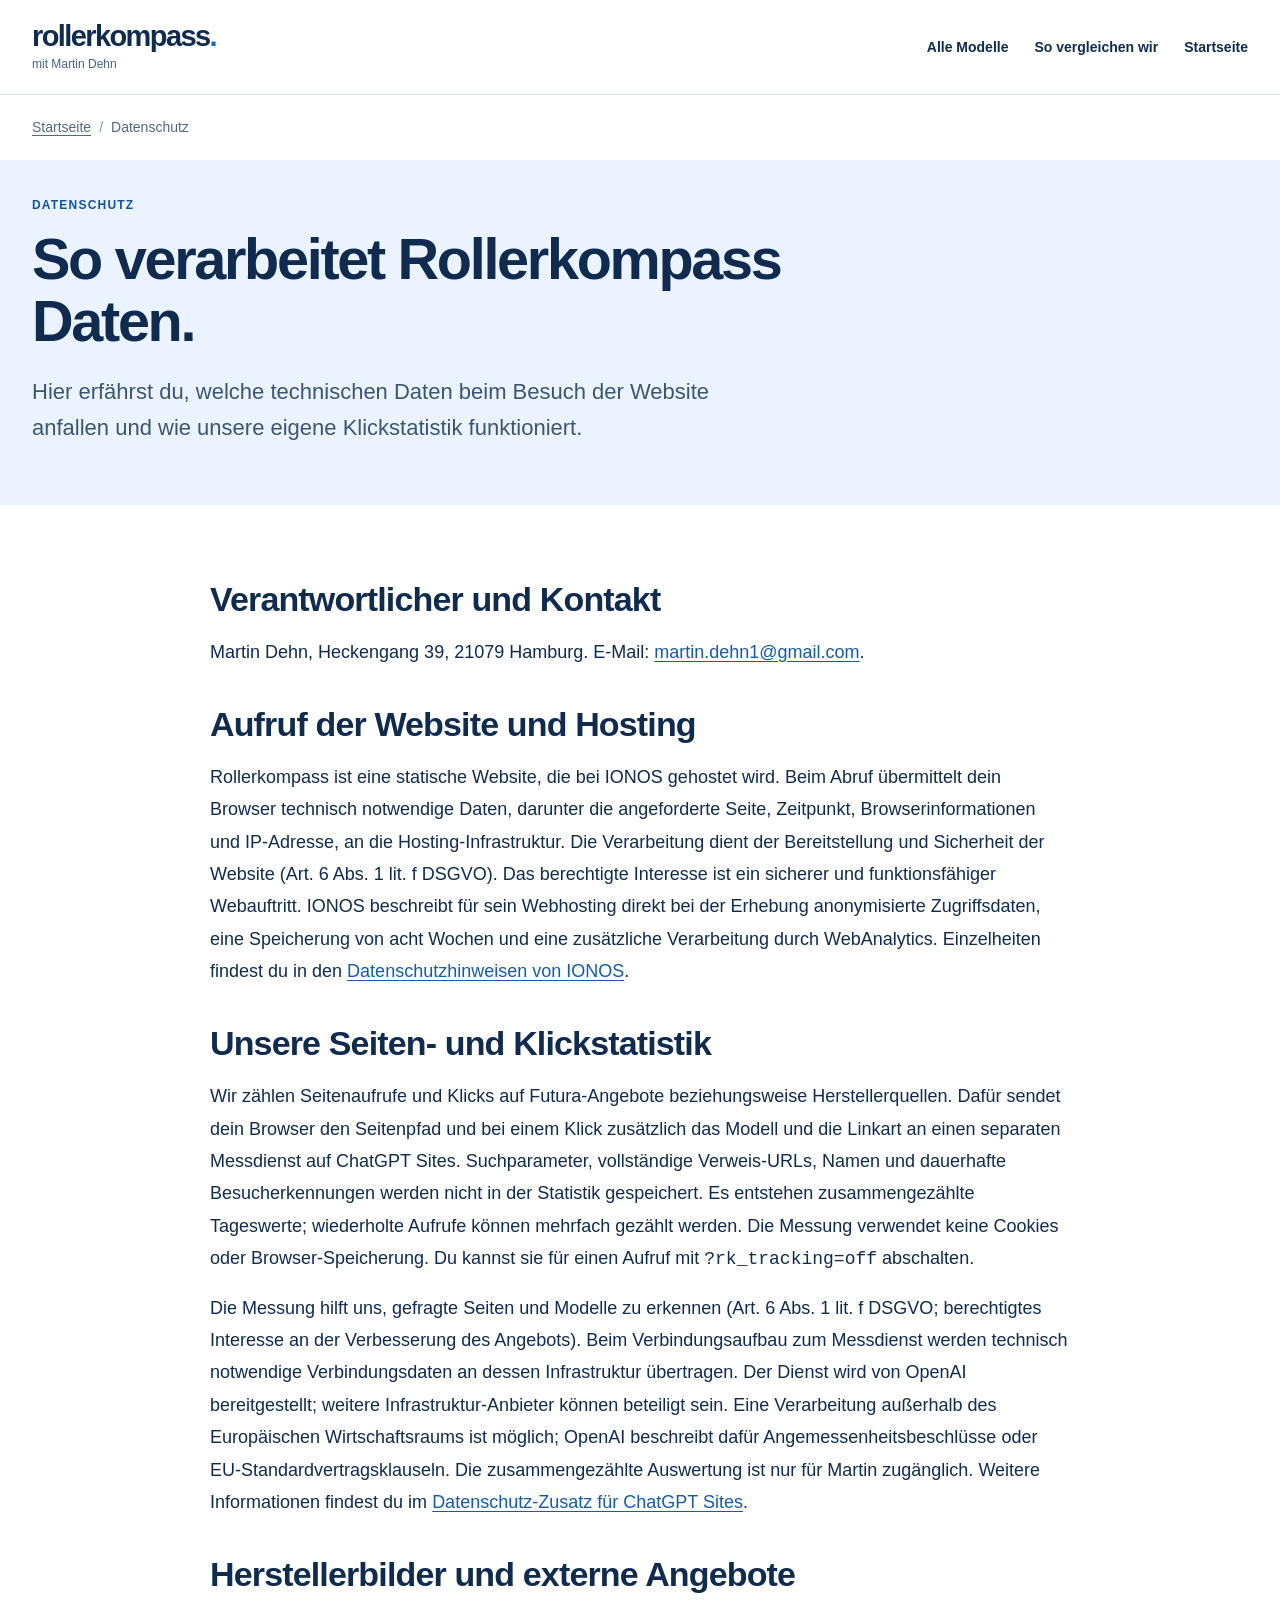
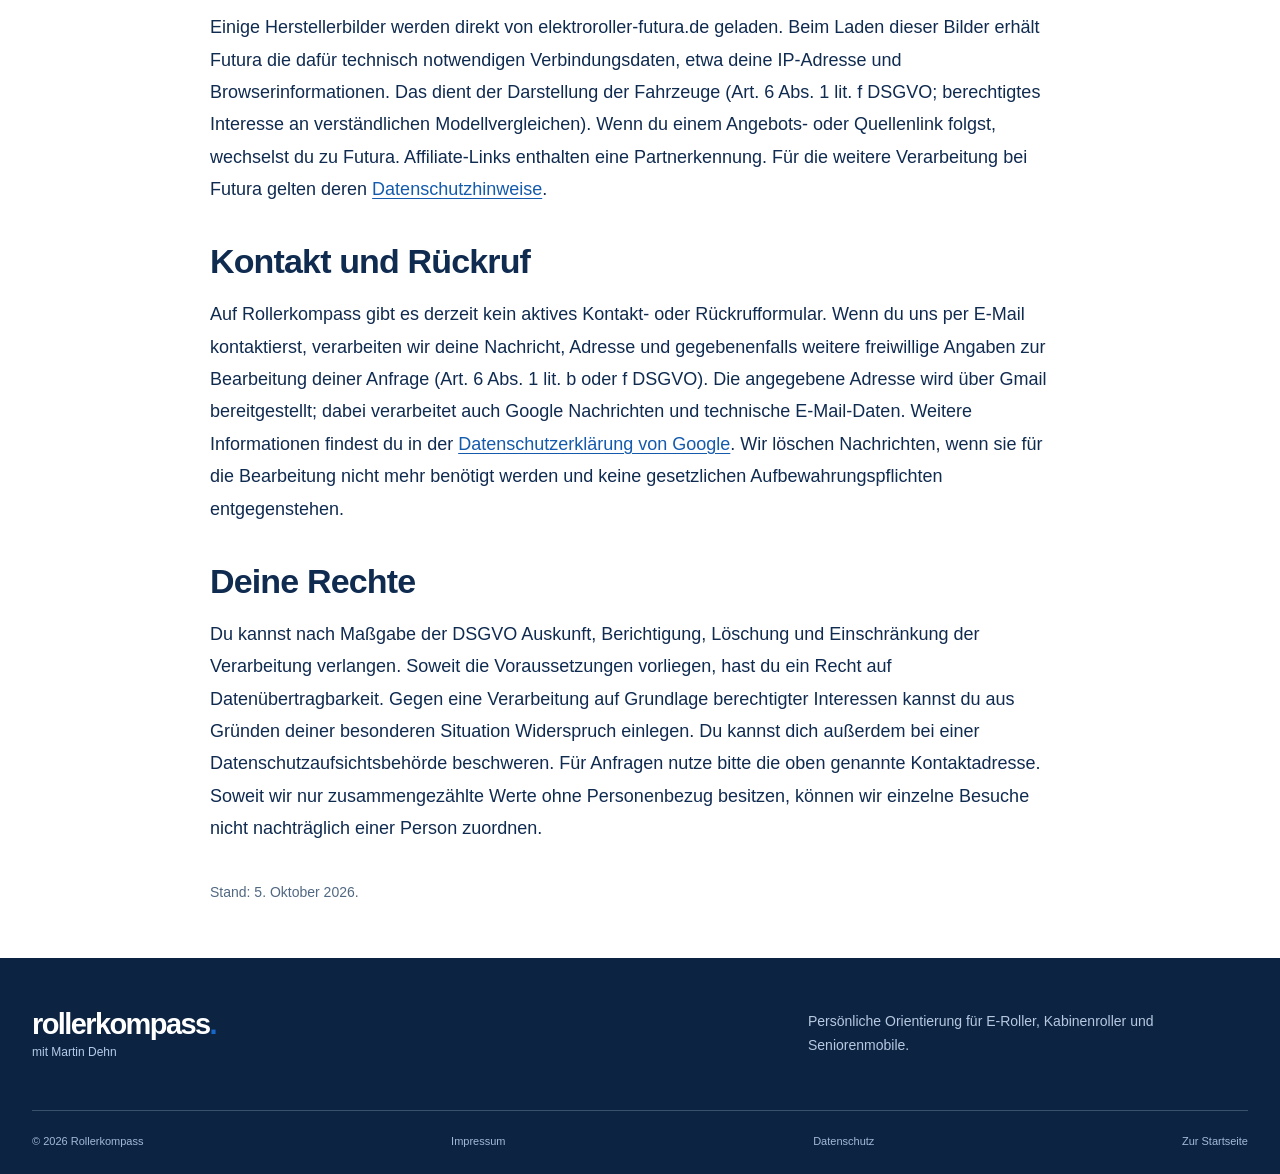
<file: datenschutz/index.html>
<!doctype html>
<html lang="de">
<head>
  <meta charset="utf-8">
  <meta name="viewport" content="width=device-width, initial-scale=1">
  <meta name="robots" content="index,follow">
  <link rel="canonical" href="https://rollerkompass.de/datenschutz/">
  <title>Datenschutz | Rollerkompass</title>
  <meta name="description" content="Informationen zur Datenverarbeitung beim Besuch von Rollerkompass.">
  <link rel="stylesheet" href="/styles.css?v=catalog-20261005b">
</head>
<body>
  <a class="skip-link" href="#inhalt">Zum Inhalt springen</a>
  <header class="page-header"><nav class="nav shell" aria-label="Hauptnavigation"><a class="brand" href="/"><span class="brand-word">rollerkompass<span>.</span></span><small>mit Martin Dehn</small></a><div class="nav-links"><a href="/modelle/">Alle Modelle</a><a href="/so-vergleichen-wir/">So vergleichen wir</a><a href="/">Startseite</a></div></nav></header>
  <main id="inhalt">
    <div class="shell"><nav class="breadcrumbs" aria-label="Brotkrumennavigation"><ol><li><a href="/">Startseite</a></li><li><span aria-current="page">Datenschutz</span></li></ol></nav></div>
    <section class="editorial-hero"><div class="shell"><p class="eyebrow">Datenschutz</p><h1>So verarbeitet Rollerkompass Daten.</h1><p class="editorial-intro">Hier erfährst du, welche technischen Daten beim Besuch der Website anfallen und wie unsere eigene Klickstatistik funktioniert.</p></div></section>
    <div class="shell editorial-body">
      <section><h2>Verantwortlicher und Kontakt</h2><p>Martin Dehn, Heckengang 39, 21079 Hamburg. E-Mail: <a href="mailto:martin.dehn1@gmail.com">martin.dehn1@gmail.com</a>.</p></section>
      <section><h2>Aufruf der Website und Hosting</h2><p>Rollerkompass ist eine statische Website, die bei IONOS gehostet wird. Beim Abruf übermittelt dein Browser technisch notwendige Daten, darunter die angeforderte Seite, Zeitpunkt, Browserinformationen und IP-Adresse, an die Hosting-Infrastruktur. Die Verarbeitung dient der Bereitstellung und Sicherheit der Website (Art. 6 Abs. 1 lit. f DSGVO). Das berechtigte Interesse ist ein sicherer und funktionsfähiger Webauftritt. IONOS beschreibt für sein Webhosting direkt bei der Erhebung anonymisierte Zugriffsdaten, eine Speicherung von acht Wochen und eine zusätzliche Verarbeitung durch WebAnalytics. Einzelheiten findest du in den <a href="https://www.ionos.de/hilfe/datenschutz/datenverarbeitung-durch-ihr-ionos-produktes/ionos-webhosting/" target="_blank" rel="noopener noreferrer">Datenschutzhinweisen von IONOS</a>.</p></section>
      <section><h2>Unsere Seiten- und Klickstatistik</h2><p>Wir zählen Seitenaufrufe und Klicks auf Futura-Angebote beziehungsweise Herstellerquellen. Dafür sendet dein Browser den Seitenpfad und bei einem Klick zusätzlich das Modell und die Linkart an einen separaten Messdienst auf ChatGPT Sites. Suchparameter, vollständige Verweis-URLs, Namen und dauerhafte Besucherkennungen werden nicht in der Statistik gespeichert. Es entstehen zusammengezählte Tageswerte; wiederholte Aufrufe können mehrfach gezählt werden. Die Messung verwendet keine Cookies oder Browser-Speicherung. Du kannst sie für einen Aufruf mit <code>?rk_tracking=off</code> abschalten.</p><p>Die Messung hilft uns, gefragte Seiten und Modelle zu erkennen (Art. 6 Abs. 1 lit. f DSGVO; berechtigtes Interesse an der Verbesserung des Angebots). Beim Verbindungsaufbau zum Messdienst werden technisch notwendige Verbindungsdaten an dessen Infrastruktur übertragen. Der Dienst wird von OpenAI bereitgestellt; weitere Infrastruktur-Anbieter können beteiligt sein. Eine Verarbeitung außerhalb des Europäischen Wirtschaftsraums ist möglich; OpenAI beschreibt dafür Angemessenheitsbeschlüsse oder EU-Standardvertragsklauseln. Die zusammengezählte Auswertung ist nur für Martin zugänglich. Weitere Informationen findest du im <a href="https://openai.com/policies/chatgpt-sites-data-processing-addendum/" target="_blank" rel="noopener noreferrer">Datenschutz-Zusatz für ChatGPT Sites</a>.</p></section>
      <section><h2>Herstellerbilder und externe Angebote</h2><p>Einige Herstellerbilder werden direkt von elektroroller-futura.de geladen. Beim Laden dieser Bilder erhält Futura die dafür technisch notwendigen Verbindungsdaten, etwa deine IP-Adresse und Browserinformationen. Das dient der Darstellung der Fahrzeuge (Art. 6 Abs. 1 lit. f DSGVO; berechtigtes Interesse an verständlichen Modellvergleichen). Wenn du einem Angebots- oder Quellenlink folgst, wechselst du zu Futura. Affiliate-Links enthalten eine Partnerkennung. Für die weitere Verarbeitung bei Futura gelten deren <a href="https://elektroroller-futura.de/info/datenschutzerklaerung" target="_blank" rel="noopener noreferrer">Datenschutzhinweise</a>.</p></section>
      <section><h2>Kontakt und Rückruf</h2><p>Auf Rollerkompass gibt es derzeit kein aktives Kontakt- oder Rückrufformular. Wenn du uns per E-Mail kontaktierst, verarbeiten wir deine Nachricht, Adresse und gegebenenfalls weitere freiwillige Angaben zur Bearbeitung deiner Anfrage (Art. 6 Abs. 1 lit. b oder f DSGVO). Die angegebene Adresse wird über Gmail bereitgestellt; dabei verarbeitet auch Google Nachrichten und technische E-Mail-Daten. Weitere Informationen findest du in der <a href="https://policies.google.com/privacy?hl=de" target="_blank" rel="noopener noreferrer">Datenschutzerklärung von Google</a>. Wir löschen Nachrichten, wenn sie für die Bearbeitung nicht mehr benötigt werden und keine gesetzlichen Aufbewahrungspflichten entgegenstehen.</p></section>
      <section><h2>Deine Rechte</h2><p>Du kannst nach Maßgabe der DSGVO Auskunft, Berichtigung, Löschung und Einschränkung der Verarbeitung verlangen. Soweit die Voraussetzungen vorliegen, hast du ein Recht auf Datenübertragbarkeit. Gegen eine Verarbeitung auf Grundlage berechtigter Interessen kannst du aus Gründen deiner besonderen Situation Widerspruch einlegen. Du kannst dich außerdem bei einer Datenschutzaufsichtsbehörde beschweren. Für Anfragen nutze bitte die oben genannte Kontaktadresse. Soweit wir nur zusammengezählte Werte ohne Personenbezug besitzen, können wir einzelne Besuche nicht nachträglich einer Person zuordnen.</p></section>
      <p class="editorial-note">Stand: 5. Oktober 2026.</p>
    </div>
  </main>
  <footer class="footer"><div class="shell footer-main"><a class="brand footer-brand" href="/"><span class="brand-word">rollerkompass<span>.</span></span><small>mit Martin Dehn</small></a><p>Persönliche Orientierung für E-Roller, Kabinenroller und Seniorenmobile.</p></div><div class="shell footer-bottom"><span>© 2026 Rollerkompass</span><a href="/impressum/">Impressum</a><a href="/datenschutz/" aria-current="page">Datenschutz</a><a href="/">Zur Startseite</a></div></footer>
</body>
</html>
</file>
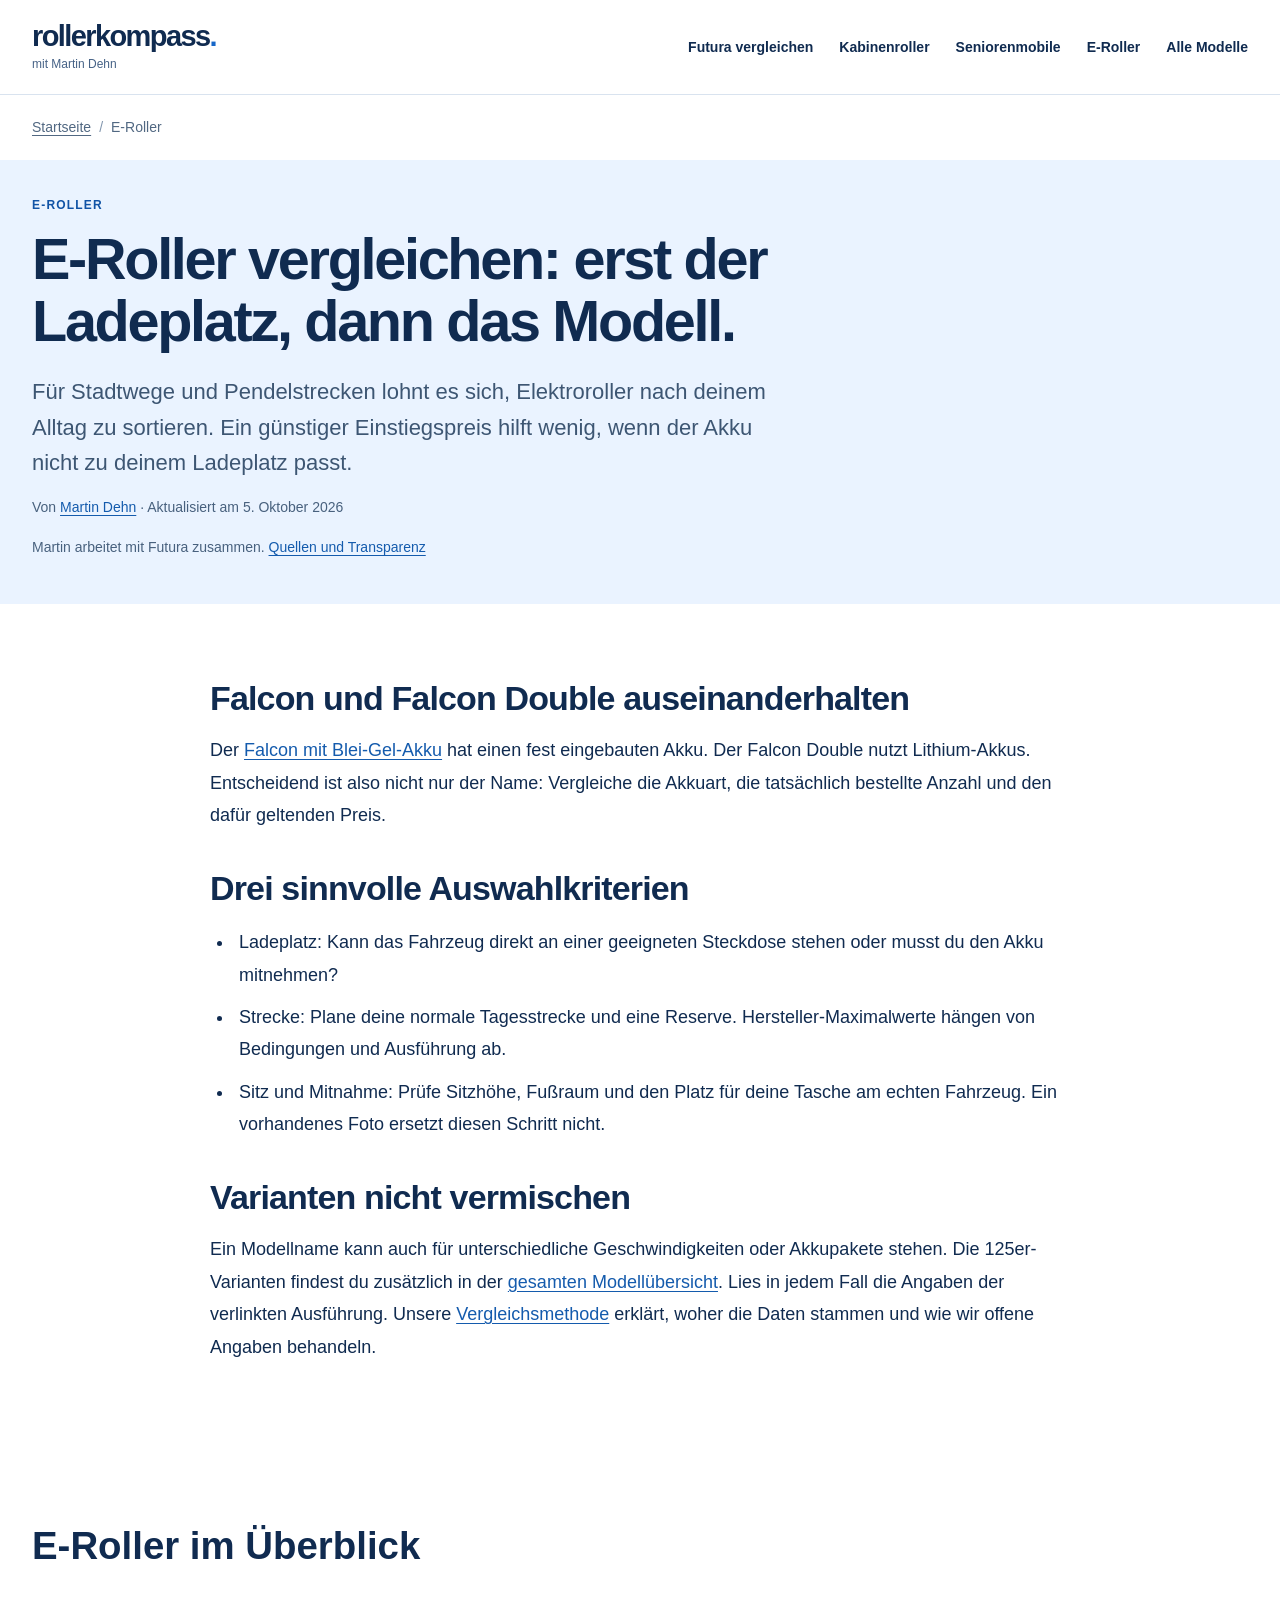
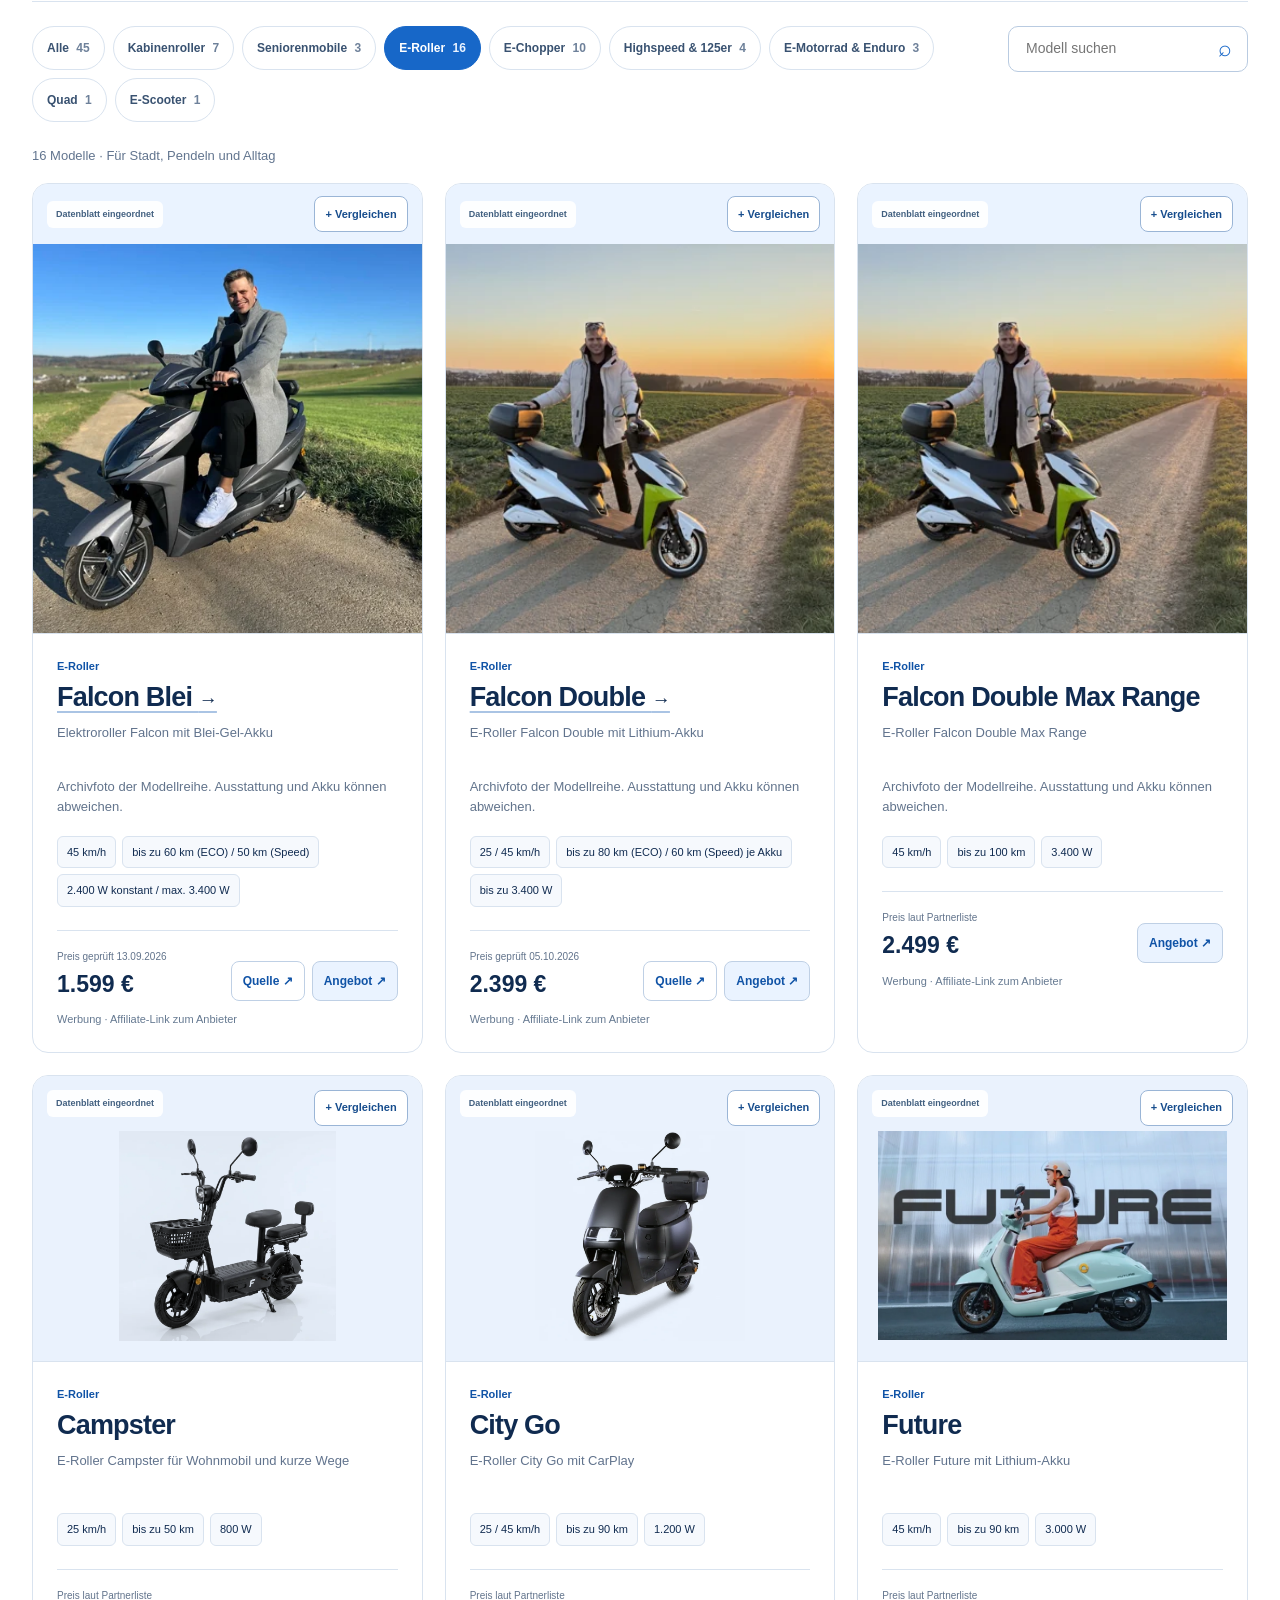
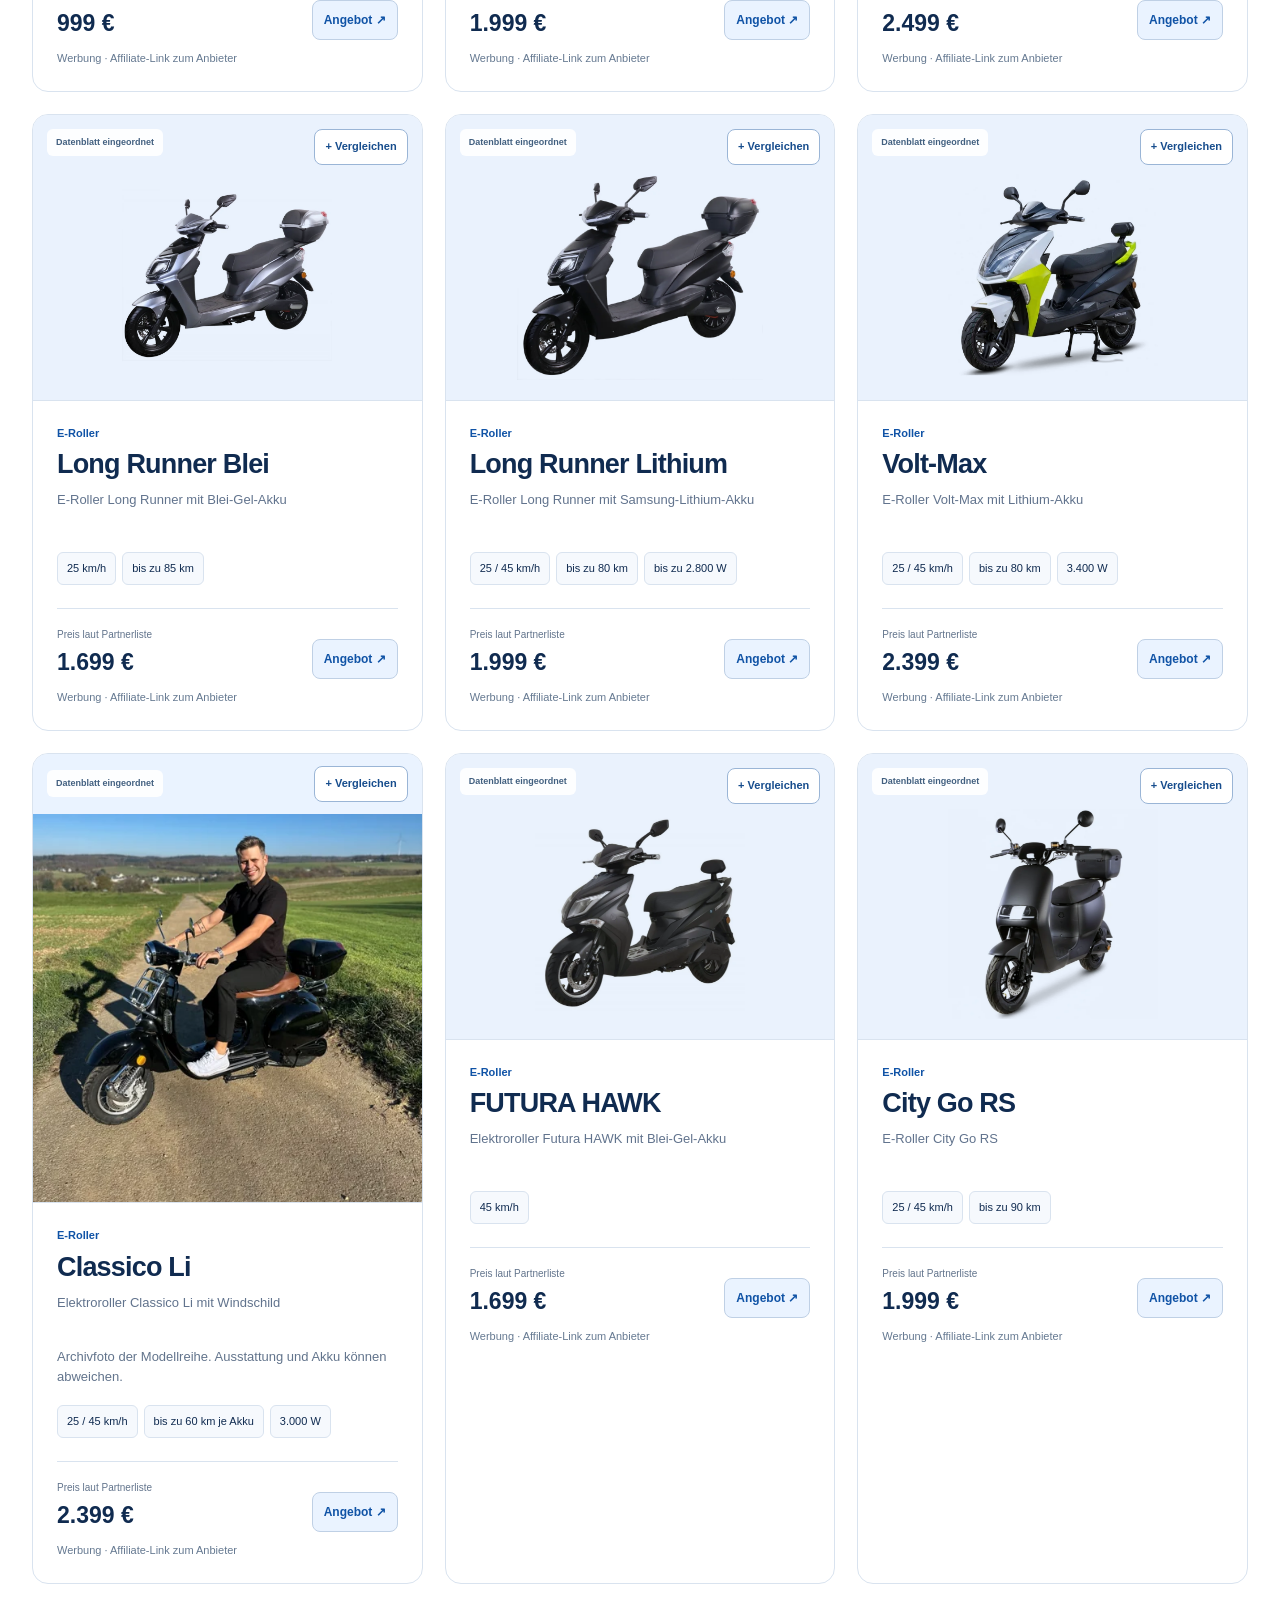
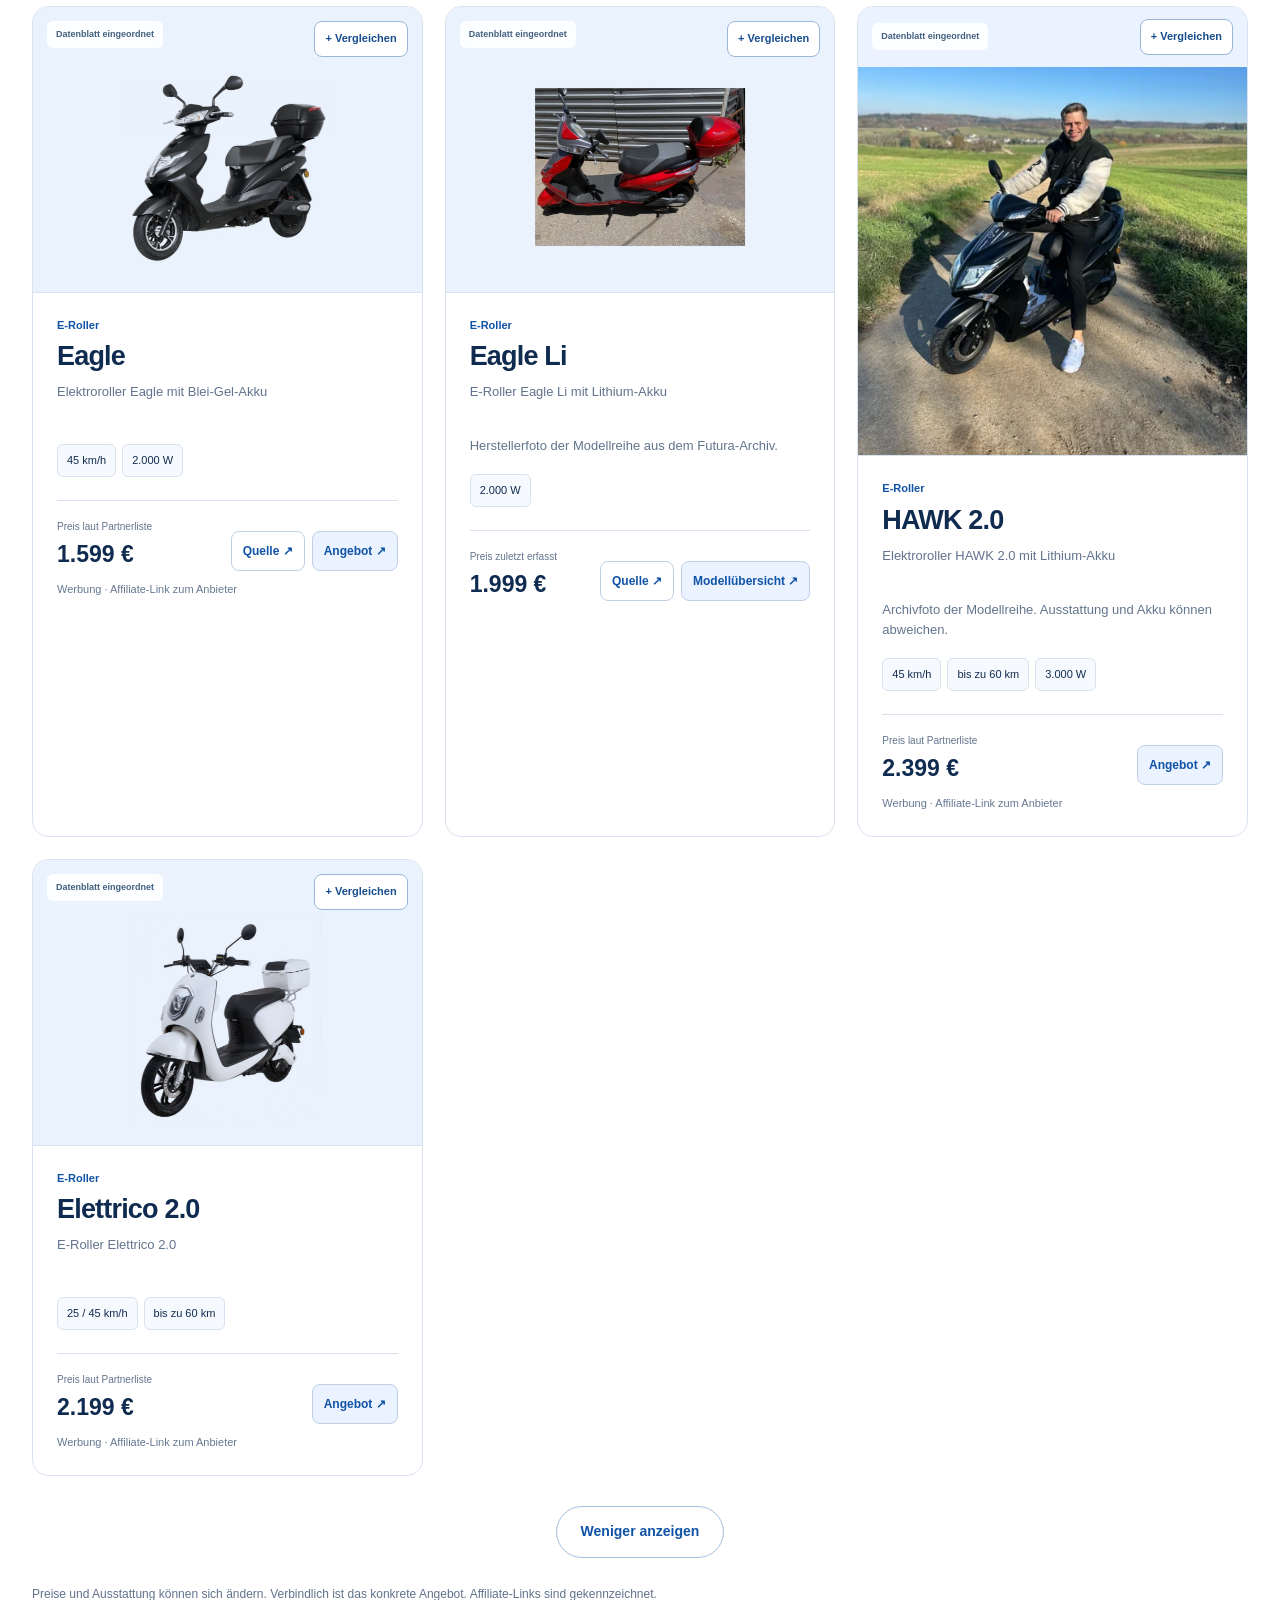
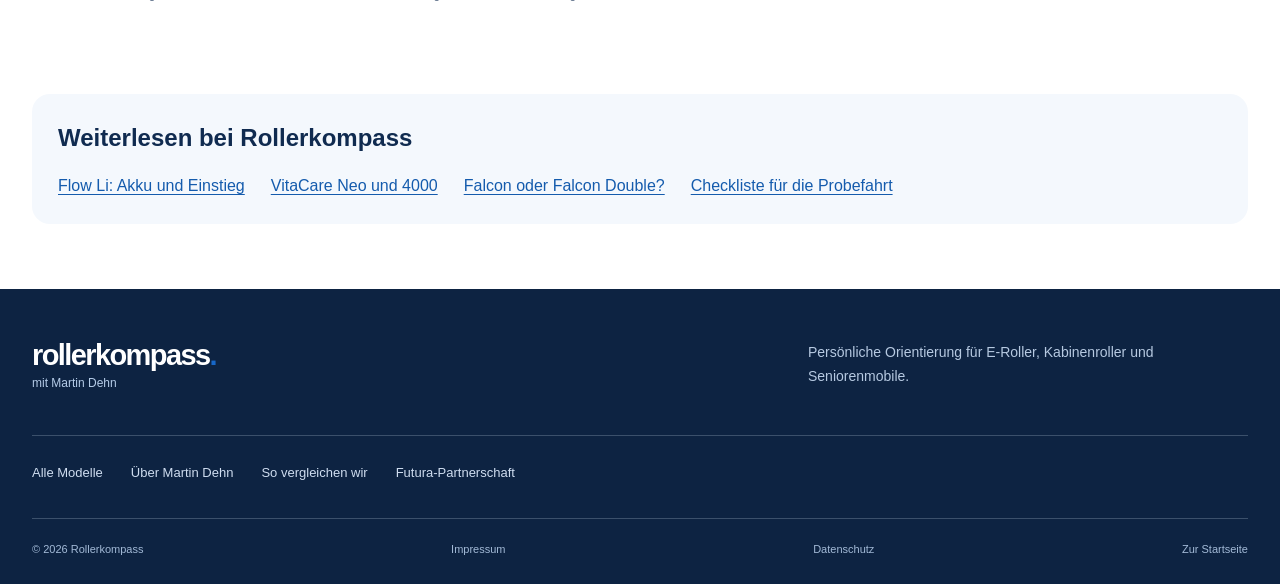
<file: e-roller/index.html>
<!doctype html><html lang="de"><head><meta charset="utf-8"><meta name="viewport" content="width=device-width, initial-scale=1"><title>E-Roller vergleichen: Falcon, Hawk &amp; Classico | Rollerkompass</title><meta name="description" content="E-Roller von Futura mit Martin Dehn vergleichen: Falcon, Hawk, Classico und weitere Modelle. Unterschiede bei Akku, Varianten und Reichweite verständlich erklärt."><meta name="robots" content="index,follow,max-image-preview:large"><link rel="canonical" href="https://rollerkompass.de/e-roller/"><meta property="og:type" content="website"><meta property="og:locale" content="de_DE"><meta property="og:site_name" content="Rollerkompass"><meta property="og:title" content="E-Roller vergleichen: Falcon, Hawk &amp; Classico"><meta property="og:description" content="E-Roller von Futura mit Martin Dehn vergleichen: Falcon, Hawk, Classico und weitere Modelle. Unterschiede bei Akku, Varianten und Reichweite verständlich erklärt."><meta property="og:url" content="https://rollerkompass.de/e-roller/"><meta property="og:image" content="https://rollerkompass.de/og.png"><meta property="og:image:alt" content="Rollerkompass mit Martin Dehn"><meta name="twitter:card" content="summary_large_image"><link rel="stylesheet" href="/styles.css?v=catalog-20261005b"><script type="application/ld+json">{"@context":"https://schema.org","@graph":[{"@type":"WebSite","@id":"https://rollerkompass.de/#website","name":"Rollerkompass","alternateName":"Rollerkompass mit Martin Dehn","url":"https://rollerkompass.de/","inLanguage":"de-DE","publisher":{"@id":"https://rollerkompass.de/#organization"}},{"@type":"Organization","@id":"https://rollerkompass.de/#organization","name":"Rollerkompass","url":"https://rollerkompass.de/","founder":{"@id":"https://rollerkompass.de/ueber-martin-dehn/#person"}},{"@type":"Person","@id":"https://rollerkompass.de/ueber-martin-dehn/#person","name":"Martin Dehn","url":"https://rollerkompass.de/ueber-martin-dehn/","image":"https://rollerkompass.de/assets/martin-portrait-1280.webp","sameAs":["https://martindehn.de/"]},{"@type":"CollectionPage","@id":"https://rollerkompass.de/e-roller/#page","url":"https://rollerkompass.de/e-roller/","name":"E-Roller vergleichen: erst der Ladeplatz, dann das Modell.","description":"E-Roller von Futura mit Martin Dehn vergleichen: Falcon, Hawk, Classico und weitere Modelle. Unterschiede bei Akku, Varianten und Reichweite verständlich erklärt.","inLanguage":"de-DE","isPartOf":{"@id":"https://rollerkompass.de/#website"},"dateModified":"2026-10-05","breadcrumb":{"@type":"BreadcrumbList","itemListElement":[{"@type":"ListItem","position":1,"name":"Startseite","item":"https://rollerkompass.de/"},{"@type":"ListItem","position":2,"name":"E-Roller","item":"https://rollerkompass.de/e-roller/"}]},"mainEntity":{"@type":"ItemList","numberOfItems":16,"itemListElement":[{"@type":"ListItem","position":1,"name":"Falcon Blei","url":"https://rollerkompass.de/e-roller/falcon/"},{"@type":"ListItem","position":2,"name":"Falcon Double","url":"https://rollerkompass.de/e-roller/falcon/"},{"@type":"ListItem","position":3,"name":"Falcon Double Max Range","url":"https://rollerkompass.de/modelle/#modell-falcon-double-max-range"},{"@type":"ListItem","position":4,"name":"Campster","url":"https://rollerkompass.de/modelle/#modell-campster"},{"@type":"ListItem","position":5,"name":"City Go","url":"https://rollerkompass.de/modelle/#modell-city-go"},{"@type":"ListItem","position":6,"name":"Future","url":"https://rollerkompass.de/modelle/#modell-future"},{"@type":"ListItem","position":7,"name":"Long Runner Blei","url":"https://rollerkompass.de/modelle/#modell-long-runner-blei"},{"@type":"ListItem","position":8,"name":"Long Runner Lithium","url":"https://rollerkompass.de/modelle/#modell-long-runner-lithium"},{"@type":"ListItem","position":9,"name":"Volt-Max","url":"https://rollerkompass.de/modelle/#modell-volt-max"},{"@type":"ListItem","position":10,"name":"Classico Li","url":"https://rollerkompass.de/modelle/#modell-classico-li"},{"@type":"ListItem","position":11,"name":"FUTURA HAWK","url":"https://rollerkompass.de/modelle/#modell-futura-hawk"},{"@type":"ListItem","position":12,"name":"City Go RS","url":"https://rollerkompass.de/modelle/#modell-city-go-rs"},{"@type":"ListItem","position":13,"name":"Eagle","url":"https://rollerkompass.de/modelle/#modell-eagle"},{"@type":"ListItem","position":14,"name":"Eagle Li","url":"https://rollerkompass.de/modelle/#modell-eagle-li"},{"@type":"ListItem","position":15,"name":"HAWK 2.0","url":"https://rollerkompass.de/modelle/#modell-hawk-2"},{"@type":"ListItem","position":16,"name":"Elettrico 2.0","url":"https://rollerkompass.de/modelle/#modell-elettrico-2"}]}}]}</script></head><body><a class="skip-link" href="#inhalt">Zum Inhalt springen</a><header class="page-header"><nav class="nav shell" aria-label="Hauptnavigation"><a class="brand" href="/" aria-label="Rollerkompass Startseite"><span class="brand-word">rollerkompass<span>.</span></span><small>mit Martin Dehn</small></a><div class="nav-links"><a href="/elektroroller-futura/">Futura vergleichen</a><a href="/kabinenroller/">Kabinenroller</a><a href="/seniorenmobile/">Seniorenmobile</a><a href="/e-roller/">E-Roller</a><a href="/modelle/">Alle Modelle</a></div><details class="mobile-nav"><summary>Menü <span aria-hidden="true">☰</span></summary><div><a href="/elektroroller-futura/">Futura vergleichen</a><a href="/kabinenroller/">Kabinenroller</a><a href="/seniorenmobile/">Seniorenmobile</a><a href="/e-roller/">E-Roller</a><a href="/modelle/">Alle Modelle</a><a href="/ratgeber/probefahrt-checkliste/">Probefahrt-Checkliste</a><a href="/ueber-martin-dehn/">Über Martin Dehn</a></div></details></nav></header><main id="inhalt"><div class="shell"><nav class="breadcrumbs" aria-label="Brotkrumennavigation"><ol><li><a href="/">Startseite</a></li><li><span aria-current="page">E-Roller</span></li></ol></nav></div><section class="editorial-hero"><div class="shell "><div><p class="eyebrow">E-Roller</p><h1>E-Roller vergleichen: erst der Ladeplatz, dann das Modell.</h1><p class="editorial-intro">Für Stadtwege und Pendelstrecken lohnt es sich, Elektroroller nach deinem Alltag zu sortieren. Ein günstiger Einstiegspreis hilft wenig, wenn der Akku nicht zu deinem Ladeplatz passt.</p><p class="editorial-byline">Von <a href="/ueber-martin-dehn/">Martin Dehn</a> · Aktualisiert am <time datetime="2026-10-05">5. Oktober 2026</time></p><p class="editorial-disclosure">Martin arbeitet mit Futura zusammen. <a href="/so-vergleichen-wir/">Quellen und Transparenz</a></p></div></div></section><div class="shell editorial-body"><section><h2>Falcon und Falcon Double auseinanderhalten</h2><p>Der <a href="/e-roller/falcon/">Falcon mit Blei-Gel-Akku</a> hat einen fest eingebauten Akku. Der Falcon Double nutzt Lithium-Akkus. Entscheidend ist also nicht nur der Name: Vergleiche die Akkuart, die tatsächlich bestellte Anzahl und den dafür geltenden Preis.</p></section><section><h2>Drei sinnvolle Auswahlkriterien</h2><ul><li>Ladeplatz: Kann das Fahrzeug direkt an einer geeigneten Steckdose stehen oder musst du den Akku mitnehmen?</li><li>Strecke: Plane deine normale Tagesstrecke und eine Reserve. Hersteller-Maximalwerte hängen von Bedingungen und Ausführung ab.</li><li>Sitz und Mitnahme: Prüfe Sitzhöhe, Fußraum und den Platz für deine Tasche am echten Fahrzeug. Ein vorhandenes Foto ersetzt diesen Schritt nicht.</li></ul></section><section><h2>Varianten nicht vermischen</h2><p>Ein Modellname kann auch für unterschiedliche Geschwindigkeiten oder Akkupakete stehen. Die 125er-Varianten findest du zusätzlich in der <a href="/modelle/">gesamten Modellübersicht</a>. Lies in jedem Fall die Angaben der verlinkten Ausführung. Unsere <a href="/so-vergleichen-wir/">Vergleichsmethode</a> erklärt, woher die Daten stammen und wie wir offene Angaben behandeln.</p></section></div><section class="section models-section"><div class="shell"><h2 class="catalogue-heading">E-Roller im Überblick</h2><div class="explorer" data-category="E-Roller" data-show-all="true">
      <div class="explorer-toolbar">
        <div class="category-tabs" aria-label="Modelle nach Kategorie filtern">
          <button class="category-tab" data-category="Alle" aria-pressed="false" type="button">Alle <span>45</span></button><button class="category-tab" data-category="Kabinenroller" aria-pressed="false" type="button">Kabinenroller <span>7</span></button><button class="category-tab" data-category="Seniorenmobile" aria-pressed="false" type="button">Seniorenmobile <span>3</span></button><button class="category-tab active" data-category="E-Roller" aria-pressed="true" type="button">E-Roller <span>16</span></button><button class="category-tab" data-category="E-Chopper" aria-pressed="false" type="button">E-Chopper <span>10</span></button><button class="category-tab" data-category="Highspeed &amp; 125er" aria-pressed="false" type="button">Highspeed &amp; 125er <span>4</span></button><button class="category-tab" data-category="E-Motorrad &amp; Enduro" aria-pressed="false" type="button">E-Motorrad &amp; Enduro <span>3</span></button><button class="category-tab" data-category="Quad" aria-pressed="false" type="button">Quad <span>1</span></button><button class="category-tab" data-category="E-Scooter" aria-pressed="false" type="button">E-Scooter <span>1</span></button>
        </div>
        <label class="model-search">
          <span class="sr-only">Modelle durchsuchen</span>
          <input placeholder="Modell suchen" type="search" value="">
          <span aria-hidden="true">⌕</span>
        </label>
      </div>
      <p class="explorer-result" role="status" aria-live="polite">16 Modelle · Für Stadt, Pendeln und Alltag</p>
      <div class="product-grid">
      <article class="product-card" id="modell-falcon-blei">
        <div class="product-visual accent-blue product-visual-personal">
          <div class="product-badges">
            <span>Datenblatt eingeordnet</span>
            <button aria-pressed="false" class="compare-toggle" data-compare="falcon-blei" type="button">
              + Vergleichen
            </button>
          </div>
          <img class="product-personal-image" alt="Martin sitzt im grauen Mantel auf einem Falcon." loading="lazy" decoding="async" src="/assets/produkt-falcon-960.webp" srcset="/assets/produkt-falcon-480.webp 480w, /assets/produkt-falcon-960.webp 960w" sizes="(max-width: 560px) calc(100vw - 32px), (max-width: 620px) calc(100vw - 40px), (max-width: 900px) calc((100vw - 62px) / 2), (max-width: 1100px) calc((100vw - 86px) / 2), 425px" width="960" height="1280">
        </div>
        <div class="product-body">
          <p class="product-category">E-Roller</p>
          <h3><a class="model-detail-link" href="/e-roller/falcon/">Falcon Blei <span aria-hidden="true">→</span></a></h3>
          <p class="product-fullname">Elektroroller Falcon mit Blei-Gel-Akku</p>
          <p class="product-photo-note">Archivfoto der Modellreihe. Ausstattung und Akku können abweichen.</p>
          
          
          <div class="quick-specs"><span>45 km/h</span><span>bis zu 60 km (ECO) / 50 km (Speed)</span><span>2.400 W konstant / max. 3.400 W</span></div>
          <div class="product-footer">
            <div>
              <small>Preis geprüft 13.09.2026</small>
              <strong>1.599 €</strong>
            </div>
            <div class="product-actions">
              <a data-rk-model="falcon-blei" data-rk-kind="source" class="round-action" href="https://elektroroller-futura.de/shop/elektroroller/e-scooter-kaufen-falcon-2" target="_blank" rel="noopener noreferrer">Quelle ↗</a>
              <a data-rk-model="falcon-blei" data-rk-kind="offer" class="round-action round-action-dark" href="https://elektroroller-futura.de/shop/elektroroller/e-scooter-kaufen-falcon-2?affp=17205#/farbe-schwarz" target="_blank" rel="sponsored nofollow noopener noreferrer" aria-label="Angebot für Falcon Blei bei Futura ansehen (Affiliate-Link)">Angebot ↗</a>
            </div>
          </div>
          <p class="product-affiliate">Werbung · Affiliate-Link zum Anbieter</p>
        </div>
      </article>
      <article class="product-card" id="modell-falcon-double">
        <div class="product-visual accent-blue product-visual-personal">
          <div class="product-badges">
            <span>Datenblatt eingeordnet</span>
            <button aria-pressed="false" class="compare-toggle" data-compare="falcon-double" type="button">
              + Vergleichen
            </button>
          </div>
          <img class="product-personal-image" alt="Martin mit einem weiß-grünen Falcon Double bei Sonnenuntergang." loading="lazy" decoding="async" src="/assets/produkt-falcon-double-960.webp" srcset="/assets/produkt-falcon-double-480.webp 480w, /assets/produkt-falcon-double-960.webp 960w" sizes="(max-width: 560px) calc(100vw - 32px), (max-width: 620px) calc(100vw - 40px), (max-width: 900px) calc((100vw - 62px) / 2), (max-width: 1100px) calc((100vw - 86px) / 2), 425px" width="5712" height="4284">
        </div>
        <div class="product-body">
          <p class="product-category">E-Roller</p>
          <h3><a class="model-detail-link" href="/e-roller/falcon/">Falcon Double <span aria-hidden="true">→</span></a></h3>
          <p class="product-fullname">E-Roller Falcon Double mit Lithium-Akku</p>
          <p class="product-photo-note">Archivfoto der Modellreihe. Ausstattung und Akku können abweichen.</p>
          
          
          <div class="quick-specs"><span>25 / 45 km/h</span><span>bis zu 80 km (ECO) / 60 km (Speed) je Akku</span><span>bis zu 3.400 W</span></div>
          <div class="product-footer">
            <div>
              <small>Preis geprüft 05.10.2026</small>
              <strong>2.399 €</strong>
            </div>
            <div class="product-actions">
              <a data-rk-model="falcon-double" data-rk-kind="source" class="round-action" href="https://elektroroller-futura.de/shop/elektroroller/e-scooter-falcon" target="_blank" rel="noopener noreferrer">Quelle ↗</a>
              <a data-rk-model="falcon-double" data-rk-kind="offer" class="round-action round-action-dark" href="https://elektroroller-futura.de/shop/elektroroller/e-scooter-falcon?affp=17205#/geschwindigkeit_auswahlen-45_km_h/farbe-schwarz/anzahl_lithium_ionen_akkus-1_lithium_akku_80_km_reichweite" target="_blank" rel="sponsored nofollow noopener noreferrer" aria-label="Angebot für Falcon Double bei Futura ansehen (Affiliate-Link)">Angebot ↗</a>
            </div>
          </div>
          <p class="product-affiliate">Werbung · Affiliate-Link zum Anbieter</p>
        </div>
      </article>
      <article class="product-card" id="modell-falcon-double-max-range">
        <div class="product-visual accent-blue product-visual-personal">
          <div class="product-badges">
            <span>Datenblatt eingeordnet</span>
            <button aria-pressed="false" class="compare-toggle" data-compare="falcon-double-max-range" type="button">
              + Vergleichen
            </button>
          </div>
          <img class="product-personal-image" alt="Martin mit einem Falcon Double aus der gleichen Modellreihe." loading="lazy" decoding="async" src="/assets/produkt-falcon-double-960.webp" srcset="/assets/produkt-falcon-double-480.webp 480w, /assets/produkt-falcon-double-960.webp 960w" sizes="(max-width: 560px) calc(100vw - 32px), (max-width: 620px) calc(100vw - 40px), (max-width: 900px) calc((100vw - 62px) / 2), (max-width: 1100px) calc((100vw - 86px) / 2), 425px" width="5712" height="4284">
        </div>
        <div class="product-body">
          <p class="product-category">E-Roller</p>
          <h3>Falcon Double Max Range</h3>
          <p class="product-fullname">E-Roller Falcon Double Max Range</p>
          <p class="product-photo-note">Archivfoto der Modellreihe. Ausstattung und Akku können abweichen.</p>
          
          
          <div class="quick-specs"><span>45 km/h</span><span>bis zu 100 km</span><span>3.400 W</span></div>
          <div class="product-footer">
            <div>
              <small>Preis laut Partnerliste</small>
              <strong>2.499 €</strong>
            </div>
            <div class="product-actions">
              
              <a data-rk-model="falcon-double-max-range" data-rk-kind="offer" class="round-action round-action-dark" href="https://elektroroller-futura.de/shop/elektroroller/e-scooter-falcon-30ah?affp=17205#/farbe-schwarz/anzahl_lithium_ionen_akkus-1_lithium_akku_100_km_reichweite" target="_blank" rel="sponsored nofollow noopener noreferrer" aria-label="Angebot für Falcon Double Max Range bei Futura ansehen (Affiliate-Link)">Angebot ↗</a>
            </div>
          </div>
          <p class="product-affiliate">Werbung · Affiliate-Link zum Anbieter</p>
        </div>
      </article>
      <article class="product-card" id="modell-campster">
        <div class="product-visual accent-blue">
          <div class="product-badges">
            <span>Datenblatt eingeordnet</span>
            <button aria-pressed="false" class="compare-toggle" data-compare="campster" type="button">
              + Vergleichen
            </button>
          </div>
          <img alt="Campster – Herstellerfoto" loading="lazy" decoding="async" src="/assets/futura-campster.webp" width="800" height="775">
        </div>
        <div class="product-body">
          <p class="product-category">E-Roller</p>
          <h3>Campster</h3>
          <p class="product-fullname">E-Roller Campster für Wohnmobil und kurze Wege</p>
          
          
          
          <div class="quick-specs"><span>25 km/h</span><span>bis zu 50 km</span><span>800 W</span></div>
          <div class="product-footer">
            <div>
              <small>Preis laut Partnerliste</small>
              <strong>999 €</strong>
            </div>
            <div class="product-actions">
              
              <a data-rk-model="campster" data-rk-kind="offer" class="round-action round-action-dark" href="https://elektroroller-futura.de/shop/elektroroller/elektroroller-campster-25-kmh-wohnmobil?affp=17205" target="_blank" rel="sponsored nofollow noopener noreferrer" aria-label="Angebot für Campster bei Futura ansehen (Affiliate-Link)">Angebot ↗</a>
            </div>
          </div>
          <p class="product-affiliate">Werbung · Affiliate-Link zum Anbieter</p>
        </div>
      </article>
      <article class="product-card" id="modell-city-go">
        <div class="product-visual accent-blue">
          <div class="product-badges">
            <span>Datenblatt eingeordnet</span>
            <button aria-pressed="false" class="compare-toggle" data-compare="city-go" type="button">
              + Vergleichen
            </button>
          </div>
          <img alt="City Go – Herstellerfoto" loading="lazy" decoding="async" src="/assets/futura-city-go.webp" width="800" height="800">
        </div>
        <div class="product-body">
          <p class="product-category">E-Roller</p>
          <h3>City Go</h3>
          <p class="product-fullname">E-Roller City Go mit CarPlay</p>
          
          
          
          <div class="quick-specs"><span>25 / 45 km/h</span><span>bis zu 90 km</span><span>1.200 W</span></div>
          <div class="product-footer">
            <div>
              <small>Preis laut Partnerliste</small>
              <strong>1.999 €</strong>
            </div>
            <div class="product-actions">
              
              <a data-rk-model="city-go" data-rk-kind="offer" class="round-action round-action-dark" href="https://elektroroller-futura.de/shop/elektroroller/elektroroller-merlin?affp=17205#/farbe-mattschwarz/geschwindigkeit_auswahlen-45_km_h" target="_blank" rel="sponsored nofollow noopener noreferrer" aria-label="Angebot für City Go bei Futura ansehen (Affiliate-Link)">Angebot ↗</a>
            </div>
          </div>
          <p class="product-affiliate">Werbung · Affiliate-Link zum Anbieter</p>
        </div>
      </article>
      <article class="product-card" id="modell-future">
        <div class="product-visual accent-blue">
          <div class="product-badges">
            <span>Datenblatt eingeordnet</span>
            <button aria-pressed="false" class="compare-toggle" data-compare="future" type="button">
              + Vergleichen
            </button>
          </div>
          <img alt="Future – Herstellerfoto" loading="lazy" decoding="async" src="/assets/futura-future.webp" width="800" height="480">
        </div>
        <div class="product-body">
          <p class="product-category">E-Roller</p>
          <h3>Future</h3>
          <p class="product-fullname">E-Roller Future mit Lithium-Akku</p>
          
          
          
          <div class="quick-specs"><span>45 km/h</span><span>bis zu 90 km</span><span>3.000 W</span></div>
          <div class="product-footer">
            <div>
              <small>Preis laut Partnerliste</small>
              <strong>2.499 €</strong>
            </div>
            <div class="product-actions">
              
              <a data-rk-model="future" data-rk-kind="offer" class="round-action round-action-dark" href="https://elektroroller-futura.de/shop/elektroroller/elektroroller-future?affp=17205#/geschwindigkeit_auswahlen-45_km_h/farbe-gelb" target="_blank" rel="sponsored nofollow noopener noreferrer" aria-label="Angebot für Future bei Futura ansehen (Affiliate-Link)">Angebot ↗</a>
            </div>
          </div>
          <p class="product-affiliate">Werbung · Affiliate-Link zum Anbieter</p>
        </div>
      </article>
      <article class="product-card" id="modell-long-runner-blei">
        <div class="product-visual accent-blue">
          <div class="product-badges">
            <span>Datenblatt eingeordnet</span>
            <button aria-pressed="false" class="compare-toggle" data-compare="long-runner-blei" type="button">
              + Vergleichen
            </button>
          </div>
          <img alt="Long Runner Blei – Herstellerfoto" loading="lazy" decoding="async" src="/assets/futura-long-runner-blei.webp" width="800" height="800">
        </div>
        <div class="product-body">
          <p class="product-category">E-Roller</p>
          <h3>Long Runner Blei</h3>
          <p class="product-fullname">E-Roller Long Runner mit Blei-Gel-Akku</p>
          
          
          
          <div class="quick-specs"><span>25 km/h</span><span>bis zu 85 km</span></div>
          <div class="product-footer">
            <div>
              <small>Preis laut Partnerliste</small>
              <strong>1.699 €</strong>
            </div>
            <div class="product-actions">
              
              <a data-rk-model="long-runner-blei" data-rk-kind="offer" class="round-action round-action-dark" href="https://elektroroller-futura.de/shop/elektroroller/elektroroller-long-runner-blei?affp=17205#/farbe-mattschwarz/geschwindigkeit_auswahlen-25_km_h" target="_blank" rel="sponsored nofollow noopener noreferrer" aria-label="Angebot für Long Runner Blei bei Futura ansehen (Affiliate-Link)">Angebot ↗</a>
            </div>
          </div>
          <p class="product-affiliate">Werbung · Affiliate-Link zum Anbieter</p>
        </div>
      </article>
      <article class="product-card" id="modell-long-runner-lithium">
        <div class="product-visual accent-blue">
          <div class="product-badges">
            <span>Datenblatt eingeordnet</span>
            <button aria-pressed="false" class="compare-toggle" data-compare="long-runner-lithium" type="button">
              + Vergleichen
            </button>
          </div>
          <img alt="Long Runner Lithium – Herstellerfoto" loading="lazy" decoding="async" src="/assets/futura-long-runner-lithium.webp" width="800" height="682">
        </div>
        <div class="product-body">
          <p class="product-category">E-Roller</p>
          <h3>Long Runner Lithium</h3>
          <p class="product-fullname">E-Roller Long Runner mit Samsung-Lithium-Akku</p>
          
          
          
          <div class="quick-specs"><span>25 / 45 km/h</span><span>bis zu 80 km</span><span>bis zu 2.800 W</span></div>
          <div class="product-footer">
            <div>
              <small>Preis laut Partnerliste</small>
              <strong>1.999 €</strong>
            </div>
            <div class="product-actions">
              
              <a data-rk-model="long-runner-lithium" data-rk-kind="offer" class="round-action round-action-dark" href="https://elektroroller-futura.de/shop/elektroroller/elektroroller-long-runner?affp=17205#/farbe-mattschwarz/geschwindigkeit_auswahlen-45_km_h/anzahl_lithium_ionen_akkus-1_x_li_akku_60v_30ah_80_km_reichweite" target="_blank" rel="sponsored nofollow noopener noreferrer" aria-label="Angebot für Long Runner Lithium bei Futura ansehen (Affiliate-Link)">Angebot ↗</a>
            </div>
          </div>
          <p class="product-affiliate">Werbung · Affiliate-Link zum Anbieter</p>
        </div>
      </article>
      <article class="product-card" id="modell-volt-max">
        <div class="product-visual accent-blue">
          <div class="product-badges">
            <span>Datenblatt eingeordnet</span>
            <button aria-pressed="false" class="compare-toggle" data-compare="volt-max" type="button">
              + Vergleichen
            </button>
          </div>
          <img alt="Volt-Max – Herstellerfoto" loading="lazy" decoding="async" src="/assets/futura-volt-max.webp" width="800" height="800">
        </div>
        <div class="product-body">
          <p class="product-category">E-Roller</p>
          <h3>Volt-Max</h3>
          <p class="product-fullname">E-Roller Volt-Max mit Lithium-Akku</p>
          
          
          
          <div class="quick-specs"><span>25 / 45 km/h</span><span>bis zu 80 km</span><span>3.400 W</span></div>
          <div class="product-footer">
            <div>
              <small>Preis laut Partnerliste</small>
              <strong>2.399 €</strong>
            </div>
            <div class="product-actions">
              
              <a data-rk-model="volt-max" data-rk-kind="offer" class="round-action round-action-dark" href="https://elektroroller-futura.de/shop/elektroroller/volt-max?affp=17205#/farbe-grun/geschwindigkeit_auswahlen-45_km_h/anzahl_lithium_ionen_akkus-1_lithium_akku_80_km_reichweite" target="_blank" rel="sponsored nofollow noopener noreferrer" aria-label="Angebot für Volt-Max bei Futura ansehen (Affiliate-Link)">Angebot ↗</a>
            </div>
          </div>
          <p class="product-affiliate">Werbung · Affiliate-Link zum Anbieter</p>
        </div>
      </article>
      <article class="product-card" id="modell-classico-li">
        <div class="product-visual accent-blue product-visual-personal">
          <div class="product-badges">
            <span>Datenblatt eingeordnet</span>
            <button aria-pressed="false" class="compare-toggle" data-compare="classico-li" type="button">
              + Vergleichen
            </button>
          </div>
          <img class="product-personal-image" alt="Martin sitzt auf einem schwarzen Classico mit brauner Sitzbank." loading="lazy" decoding="async" src="/assets/produkt-classico-960.webp" srcset="/assets/produkt-classico-480.webp 480w, /assets/produkt-classico-960.webp 960w" sizes="(max-width: 560px) calc(100vw - 32px), (max-width: 620px) calc(100vw - 40px), (max-width: 900px) calc((100vw - 62px) / 2), (max-width: 1100px) calc((100vw - 86px) / 2), 425px" width="960" height="1280">
        </div>
        <div class="product-body">
          <p class="product-category">E-Roller</p>
          <h3>Classico Li</h3>
          <p class="product-fullname">Elektroroller Classico Li mit Windschild</p>
          <p class="product-photo-note">Archivfoto der Modellreihe. Ausstattung und Akku können abweichen.</p>
          
          
          <div class="quick-specs"><span>25 / 45 km/h</span><span>bis zu 60 km je Akku</span><span>3.000 W</span></div>
          <div class="product-footer">
            <div>
              <small>Preis laut Partnerliste</small>
              <strong>2.399 €</strong>
            </div>
            <div class="product-actions">
              
              <a data-rk-model="classico-li" data-rk-kind="offer" class="round-action round-action-dark" href="https://elektroroller-futura.de/shop/elektroroller/elektroroller-classico-li?affp=17205#/geschwindigkeit_auswahlen-45_km_h/farbe-rot/anzahl_lithium_ionen_akkus-1_lithium_ionen_akku_60km_reichweite_000_" target="_blank" rel="sponsored nofollow noopener noreferrer" aria-label="Angebot für Classico Li bei Futura ansehen (Affiliate-Link)">Angebot ↗</a>
            </div>
          </div>
          <p class="product-affiliate">Werbung · Affiliate-Link zum Anbieter</p>
        </div>
      </article>
      <article class="product-card" id="modell-futura-hawk">
        <div class="product-visual accent-blue">
          <div class="product-badges">
            <span>Datenblatt eingeordnet</span>
            <button aria-pressed="false" class="compare-toggle" data-compare="futura-hawk" type="button">
              + Vergleichen
            </button>
          </div>
          <img alt="FUTURA HAWK – Herstellerfoto" loading="lazy" decoding="async" src="/assets/futura-futura-hawk.webp" width="800" height="800">
        </div>
        <div class="product-body">
          <p class="product-category">E-Roller</p>
          <h3>FUTURA HAWK</h3>
          <p class="product-fullname">Elektroroller Futura HAWK mit Blei-Gel-Akku</p>
          
          
          
          <div class="quick-specs"><span>45 km/h</span></div>
          <div class="product-footer">
            <div>
              <small>Preis laut Partnerliste</small>
              <strong>1.699 €</strong>
            </div>
            <div class="product-actions">
              
              <a data-rk-model="futura-hawk" data-rk-kind="offer" class="round-action round-action-dark" href="https://elektroroller-futura.de/shop/elektroroller/elektroroller-hawk-blei-gel-akku?affp=17205#/farbe-mattschwarz" target="_blank" rel="sponsored nofollow noopener noreferrer" aria-label="Angebot für FUTURA HAWK bei Futura ansehen (Affiliate-Link)">Angebot ↗</a>
            </div>
          </div>
          <p class="product-affiliate">Werbung · Affiliate-Link zum Anbieter</p>
        </div>
      </article>
      <article class="product-card" id="modell-city-go-rs">
        <div class="product-visual accent-blue">
          <div class="product-badges">
            <span>Datenblatt eingeordnet</span>
            <button aria-pressed="false" class="compare-toggle" data-compare="city-go-rs" type="button">
              + Vergleichen
            </button>
          </div>
          <img alt="City Go RS – Herstellerfoto" loading="lazy" decoding="async" src="/assets/futura-city-go-rs.webp" width="800" height="800">
        </div>
        <div class="product-body">
          <p class="product-category">E-Roller</p>
          <h3>City Go RS</h3>
          <p class="product-fullname">E-Roller City Go RS</p>
          
          
          
          <div class="quick-specs"><span>25 / 45 km/h</span><span>bis zu 90 km</span></div>
          <div class="product-footer">
            <div>
              <small>Preis laut Partnerliste</small>
              <strong>1.999 €</strong>
            </div>
            <div class="product-actions">
              
              <a data-rk-model="city-go-rs" data-rk-kind="offer" class="round-action round-action-dark" href="https://elektroroller-futura.de/shop/elektroroller/elektroroller-merlin?affp=17205#/farbe-bordeaux_rot/geschwindigkeit_auswahlen-45_km_h" target="_blank" rel="sponsored nofollow noopener noreferrer" aria-label="Angebot für City Go RS bei Futura ansehen (Affiliate-Link)">Angebot ↗</a>
            </div>
          </div>
          <p class="product-affiliate">Werbung · Affiliate-Link zum Anbieter</p>
        </div>
      </article>
      <article class="product-card" id="modell-eagle">
        <div class="product-visual accent-blue">
          <div class="product-badges">
            <span>Datenblatt eingeordnet</span>
            <button aria-pressed="false" class="compare-toggle" data-compare="eagle" type="button">
              + Vergleichen
            </button>
          </div>
          <img alt="Eagle – Herstellerfoto" loading="lazy" decoding="async" src="/assets/futura-eagle.webp" width="800" height="800">
        </div>
        <div class="product-body">
          <p class="product-category">E-Roller</p>
          <h3>Eagle</h3>
          <p class="product-fullname">Elektroroller Eagle mit Blei-Gel-Akku</p>
          
          
          
          <div class="quick-specs"><span>45 km/h</span><span>2.000 W</span></div>
          <div class="product-footer">
            <div>
              <small>Preis laut Partnerliste</small>
              <strong>1.599 €</strong>
            </div>
            <div class="product-actions">
              <a data-rk-model="eagle" data-rk-kind="source" class="round-action" href="https://elektroroller-futura.de/eagle-one" target="_blank" rel="noopener noreferrer">Quelle ↗</a>
              <a data-rk-model="eagle" data-rk-kind="offer" class="round-action round-action-dark" href="https://elektroroller-futura.de/shop/elektroroller/elektroroller-eagle?affp=17205#/farbe-rot" target="_blank" rel="sponsored nofollow noopener noreferrer" aria-label="Angebot für Eagle bei Futura ansehen (Affiliate-Link)">Angebot ↗</a>
            </div>
          </div>
          <p class="product-affiliate">Werbung · Affiliate-Link zum Anbieter</p>
        </div>
      </article>
      <article class="product-card" id="modell-eagle-li">
        <div class="product-visual accent-blue">
          <div class="product-badges">
            <span>Datenblatt eingeordnet</span>
            <button aria-pressed="false" class="compare-toggle" data-compare="eagle-li" type="button">
              + Vergleichen
            </button>
          </div>
          <img alt="Eagle Li – Herstellerfoto" loading="lazy" decoding="async" src="/assets/futura-eagle-li.webp" width="800" height="800">
        </div>
        <div class="product-body">
          <p class="product-category">E-Roller</p>
          <h3>Eagle Li</h3>
          <p class="product-fullname">E-Roller Eagle Li mit Lithium-Akku</p>
          
          <p class="product-photo-note">Herstellerfoto der Modellreihe aus dem Futura-Archiv.</p>
          
          <div class="quick-specs"><span>2.000 W</span></div>
          <div class="product-footer">
            <div>
              <small>Preis zuletzt erfasst</small>
              <strong>1.999 €</strong>
            </div>
            <div class="product-actions">
              <a data-rk-model="eagle-li" data-rk-kind="source" class="round-action" href="https://elektroroller-futura.de/eagle-one" target="_blank" rel="noopener noreferrer">Quelle ↗</a>
              <a data-rk-model="eagle-li" data-rk-kind="offer" class="round-action round-action-dark" href="https://elektroroller-futura.de/eagle-one" target="_blank" rel="noopener noreferrer" aria-label="Modellübersicht für Eagle Li bei Futura ansehen">Modellübersicht ↗</a>
            </div>
          </div>
          
        </div>
      </article>
      <article class="product-card" id="modell-hawk-2">
        <div class="product-visual accent-blue product-visual-personal">
          <div class="product-badges">
            <span>Datenblatt eingeordnet</span>
            <button aria-pressed="false" class="compare-toggle" data-compare="hawk-2" type="button">
              + Vergleichen
            </button>
          </div>
          <img class="product-personal-image" alt="Martin sitzt lächelnd auf einem schwarzen HAWK 2.0." loading="lazy" decoding="async" src="/assets/produkt-hawk-2-960.webp" srcset="/assets/produkt-hawk-2-480.webp 480w, /assets/produkt-hawk-2-960.webp 960w" sizes="(max-width: 560px) calc(100vw - 32px), (max-width: 620px) calc(100vw - 40px), (max-width: 900px) calc((100vw - 62px) / 2), (max-width: 1100px) calc((100vw - 86px) / 2), 425px" width="960" height="1280">
        </div>
        <div class="product-body">
          <p class="product-category">E-Roller</p>
          <h3>HAWK 2.0</h3>
          <p class="product-fullname">Elektroroller HAWK 2.0 mit Lithium-Akku</p>
          <p class="product-photo-note">Archivfoto der Modellreihe. Ausstattung und Akku können abweichen.</p>
          
          
          <div class="quick-specs"><span>45 km/h</span><span>bis zu 60 km</span><span>3.000 W</span></div>
          <div class="product-footer">
            <div>
              <small>Preis laut Partnerliste</small>
              <strong>2.399 €</strong>
            </div>
            <div class="product-actions">
              
              <a data-rk-model="hawk-2" data-rk-kind="offer" class="round-action round-action-dark" href="https://elektroroller-futura.de/shop/elektroroller/elektroroller-hawk-2?affp=17205#/farbe-mattschwarz/geschwindigkeit_auswahlen-45_km_h/anzahl_lithium_ionen_akkus-1_lithium_ionen_akku_60km_reichweite_000_" target="_blank" rel="sponsored nofollow noopener noreferrer" aria-label="Angebot für HAWK 2.0 bei Futura ansehen (Affiliate-Link)">Angebot ↗</a>
            </div>
          </div>
          <p class="product-affiliate">Werbung · Affiliate-Link zum Anbieter</p>
        </div>
      </article>
      <article class="product-card" id="modell-elettrico-2">
        <div class="product-visual accent-blue">
          <div class="product-badges">
            <span>Datenblatt eingeordnet</span>
            <button aria-pressed="false" class="compare-toggle" data-compare="elettrico-2" type="button">
              + Vergleichen
            </button>
          </div>
          <img alt="Elettrico 2.0 – Herstellerfoto" loading="lazy" decoding="async" src="/assets/futura-elettrico-2.webp" width="800" height="800">
        </div>
        <div class="product-body">
          <p class="product-category">E-Roller</p>
          <h3>Elettrico 2.0</h3>
          <p class="product-fullname">E-Roller Elettrico 2.0</p>
          
          
          
          <div class="quick-specs"><span>25 / 45 km/h</span><span>bis zu 60 km</span></div>
          <div class="product-footer">
            <div>
              <small>Preis laut Partnerliste</small>
              <strong>2.199 €</strong>
            </div>
            <div class="product-actions">
              
              <a data-rk-model="elettrico-2" data-rk-kind="offer" class="round-action round-action-dark" href="https://elektroroller-futura.de/shop/elektroroller/elektroroller-elettrico-2?affp=17205#/geschwindigkeit_auswahlen-45_km_h/farbe-weiss/anzahl_lithium_ionen_akkus-1_lithium_ionen_akku_60km_reichweite_000_" target="_blank" rel="sponsored nofollow noopener noreferrer" aria-label="Angebot für Elettrico 2.0 bei Futura ansehen (Affiliate-Link)">Angebot ↗</a>
            </div>
          </div>
          <p class="product-affiliate">Werbung · Affiliate-Link zum Anbieter</p>
        </div>
      </article></div>
      
      <button class="show-all" data-show-all type="button">Weniger anzeigen</button>
      </div><p class="price-note">Preise und Ausstattung können sich ändern. Verbindlich ist das konkrete Angebot. Affiliate-Links sind gekennzeichnet.</p></div></section><aside class="editorial-next shell"><h2>Weiterlesen bei Rollerkompass</h2><div><a href="/kabinenroller/flow-li/">Flow Li: Akku und Einstieg</a><a href="/seniorenmobile/vita-care-neo/">VitaCare Neo und 4000</a><a href="/e-roller/falcon/">Falcon oder Falcon Double?</a><a href="/ratgeber/probefahrt-checkliste/">Checkliste für die Probefahrt</a></div></aside></main><footer class="footer"><div class="shell footer-main"><a class="brand footer-brand" href="/"><span class="brand-word">rollerkompass<span>.</span></span><small>mit Martin Dehn</small></a><p>Persönliche Orientierung für E-Roller, Kabinenroller und Seniorenmobile.</p><div class="footer-links"><a href="/modelle/">Alle Modelle</a><a href="/ueber-martin-dehn/">Über Martin Dehn</a><a href="/so-vergleichen-wir/">So vergleichen wir</a><a href="/#transparenz">Futura-Partnerschaft</a></div></div><div class="shell footer-bottom"><span>© 2026 Rollerkompass</span><a href="/impressum/">Impressum</a><a href="/datenschutz/">Datenschutz</a><a href="/">Zur Startseite</a></div></footer><script src="/products.js?v=catalog-20261005b"></script><script src="/app.js?v=catalog-20261005b"></script><script defer src="/click-tracking.js?v=catalog-20261005"></script></body></html>
</file>
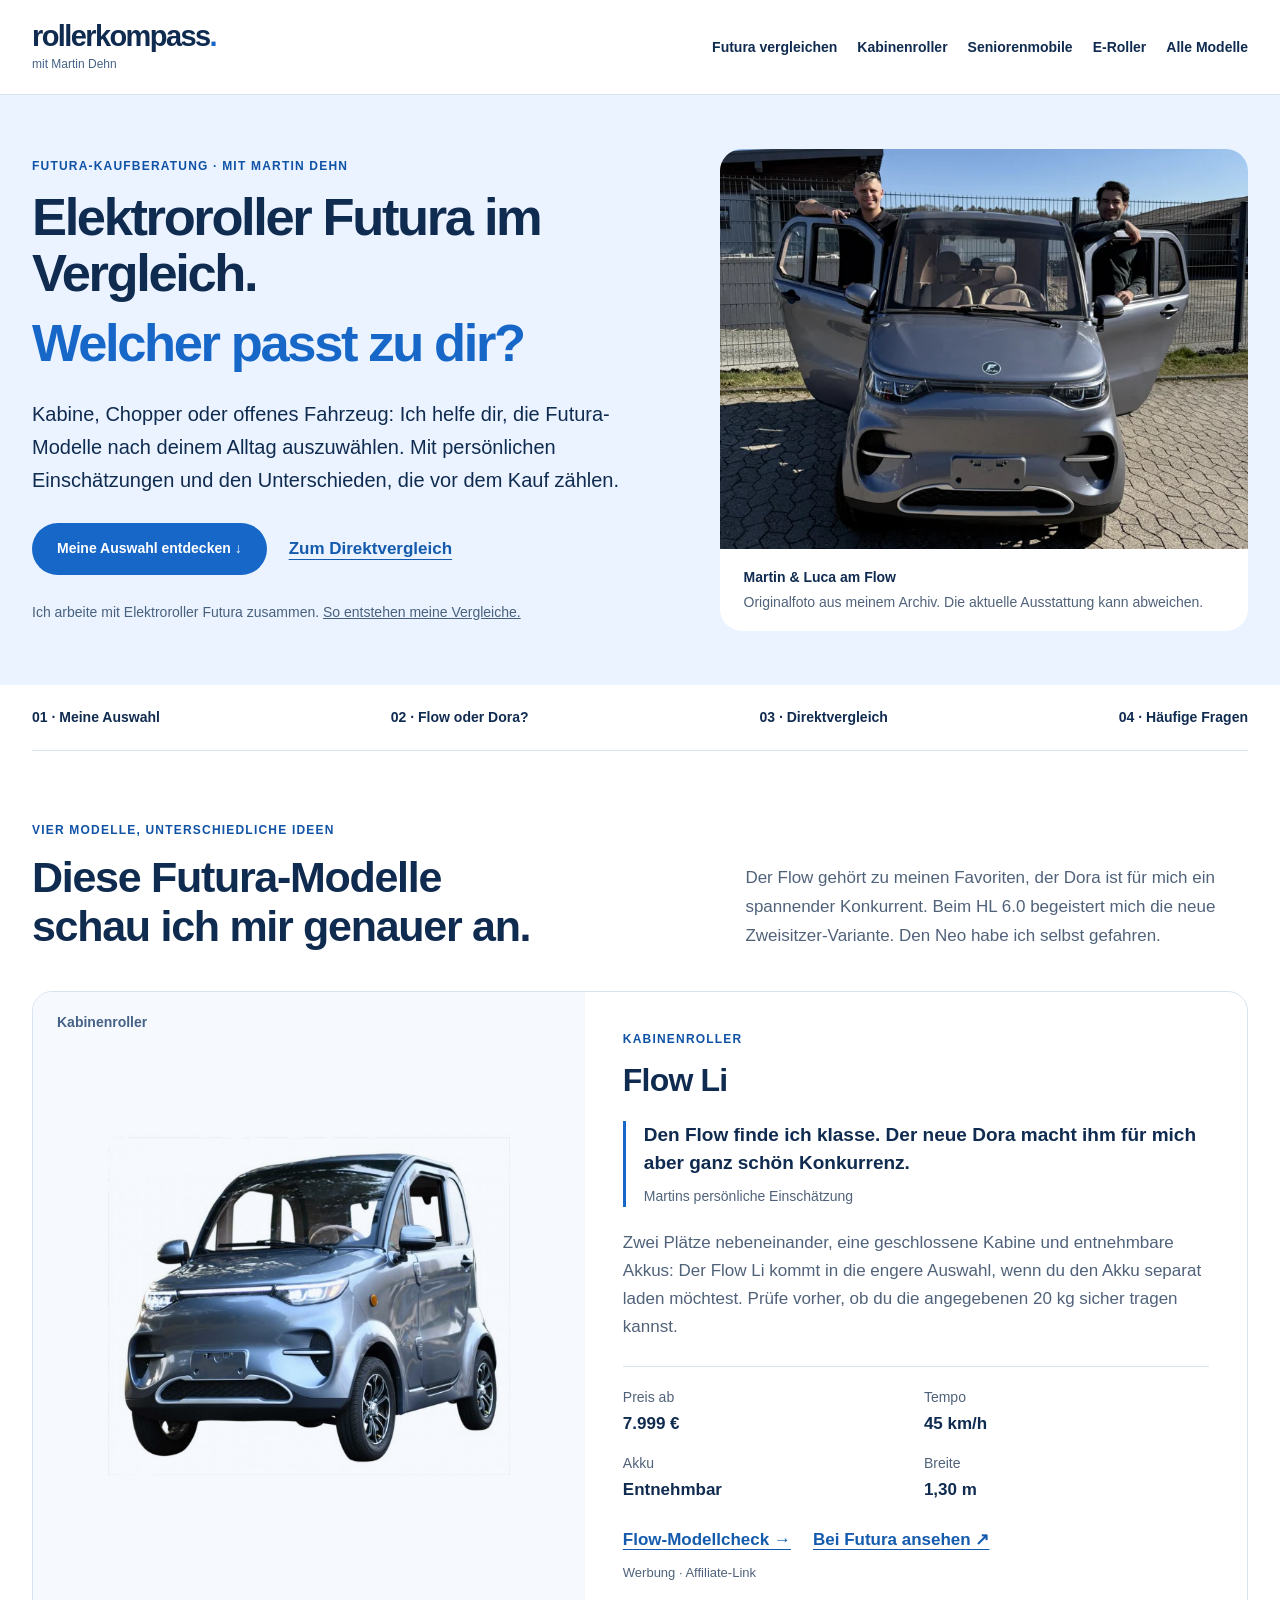
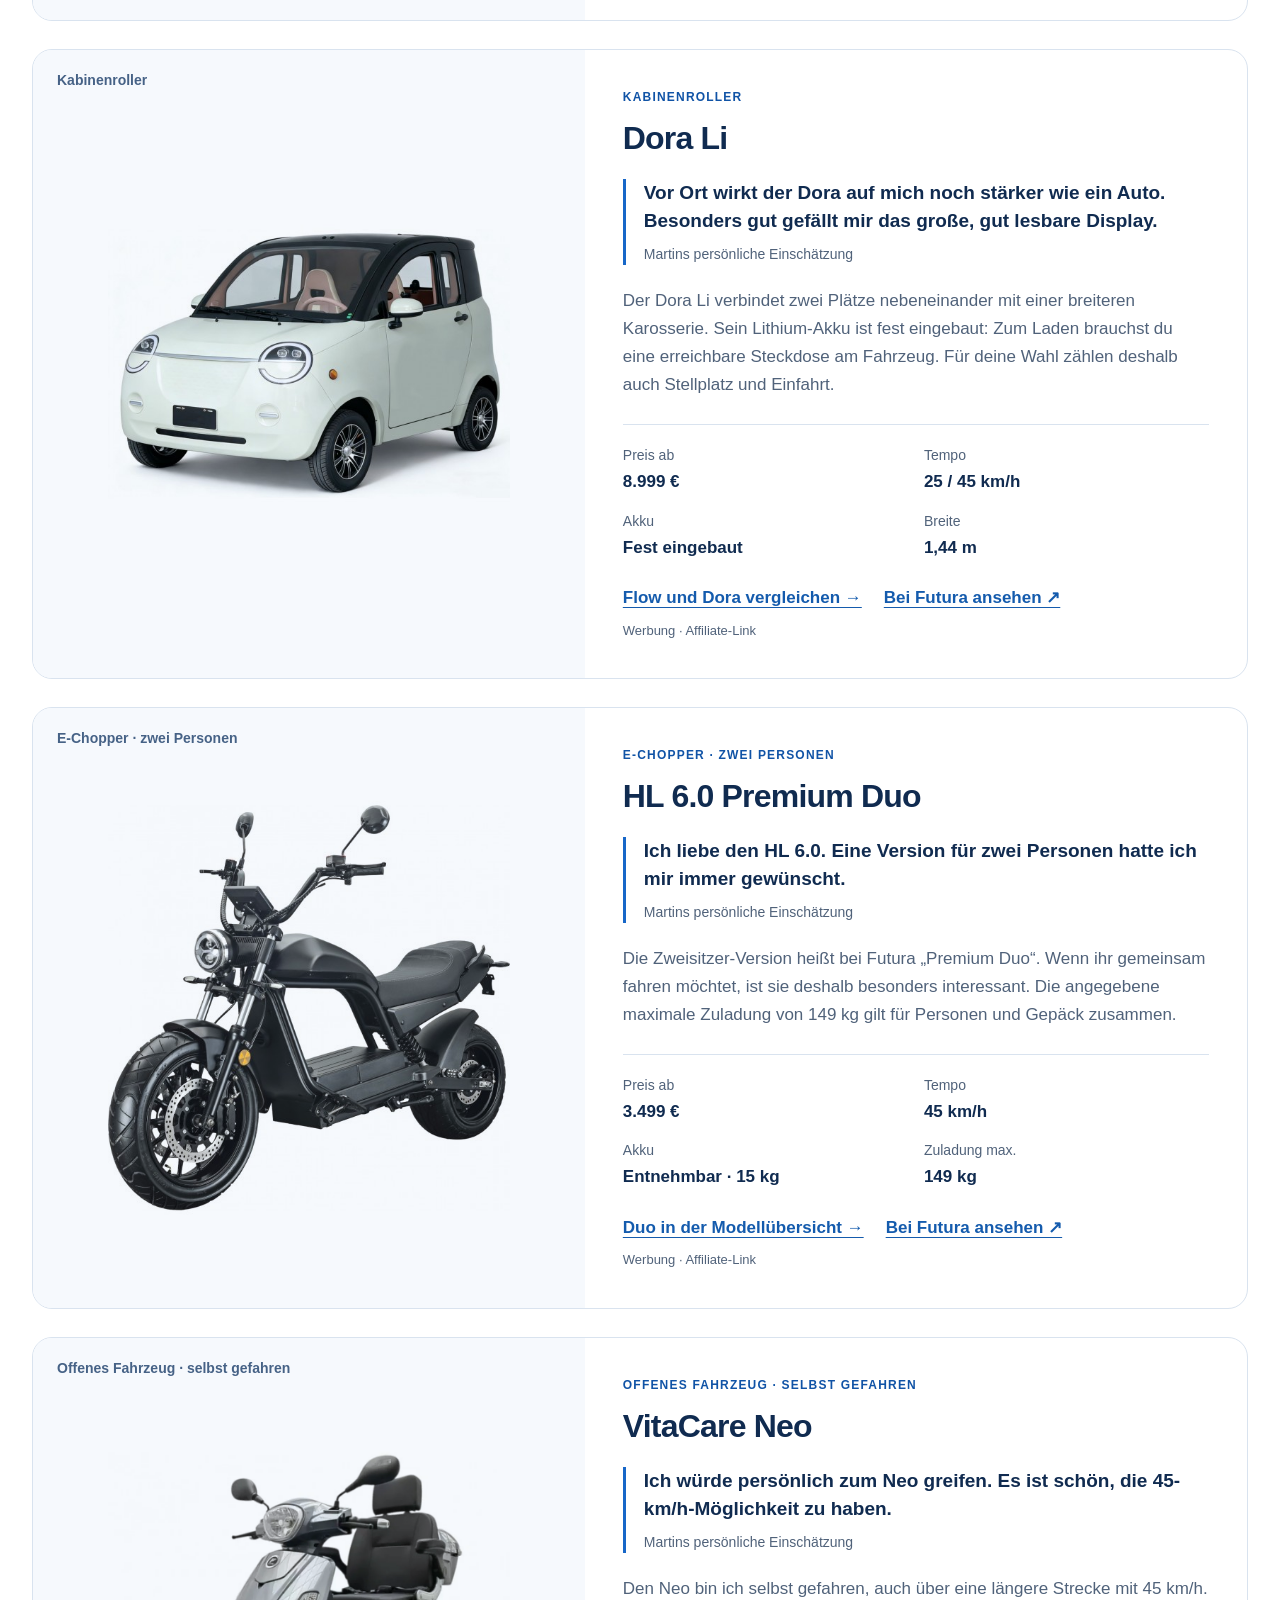
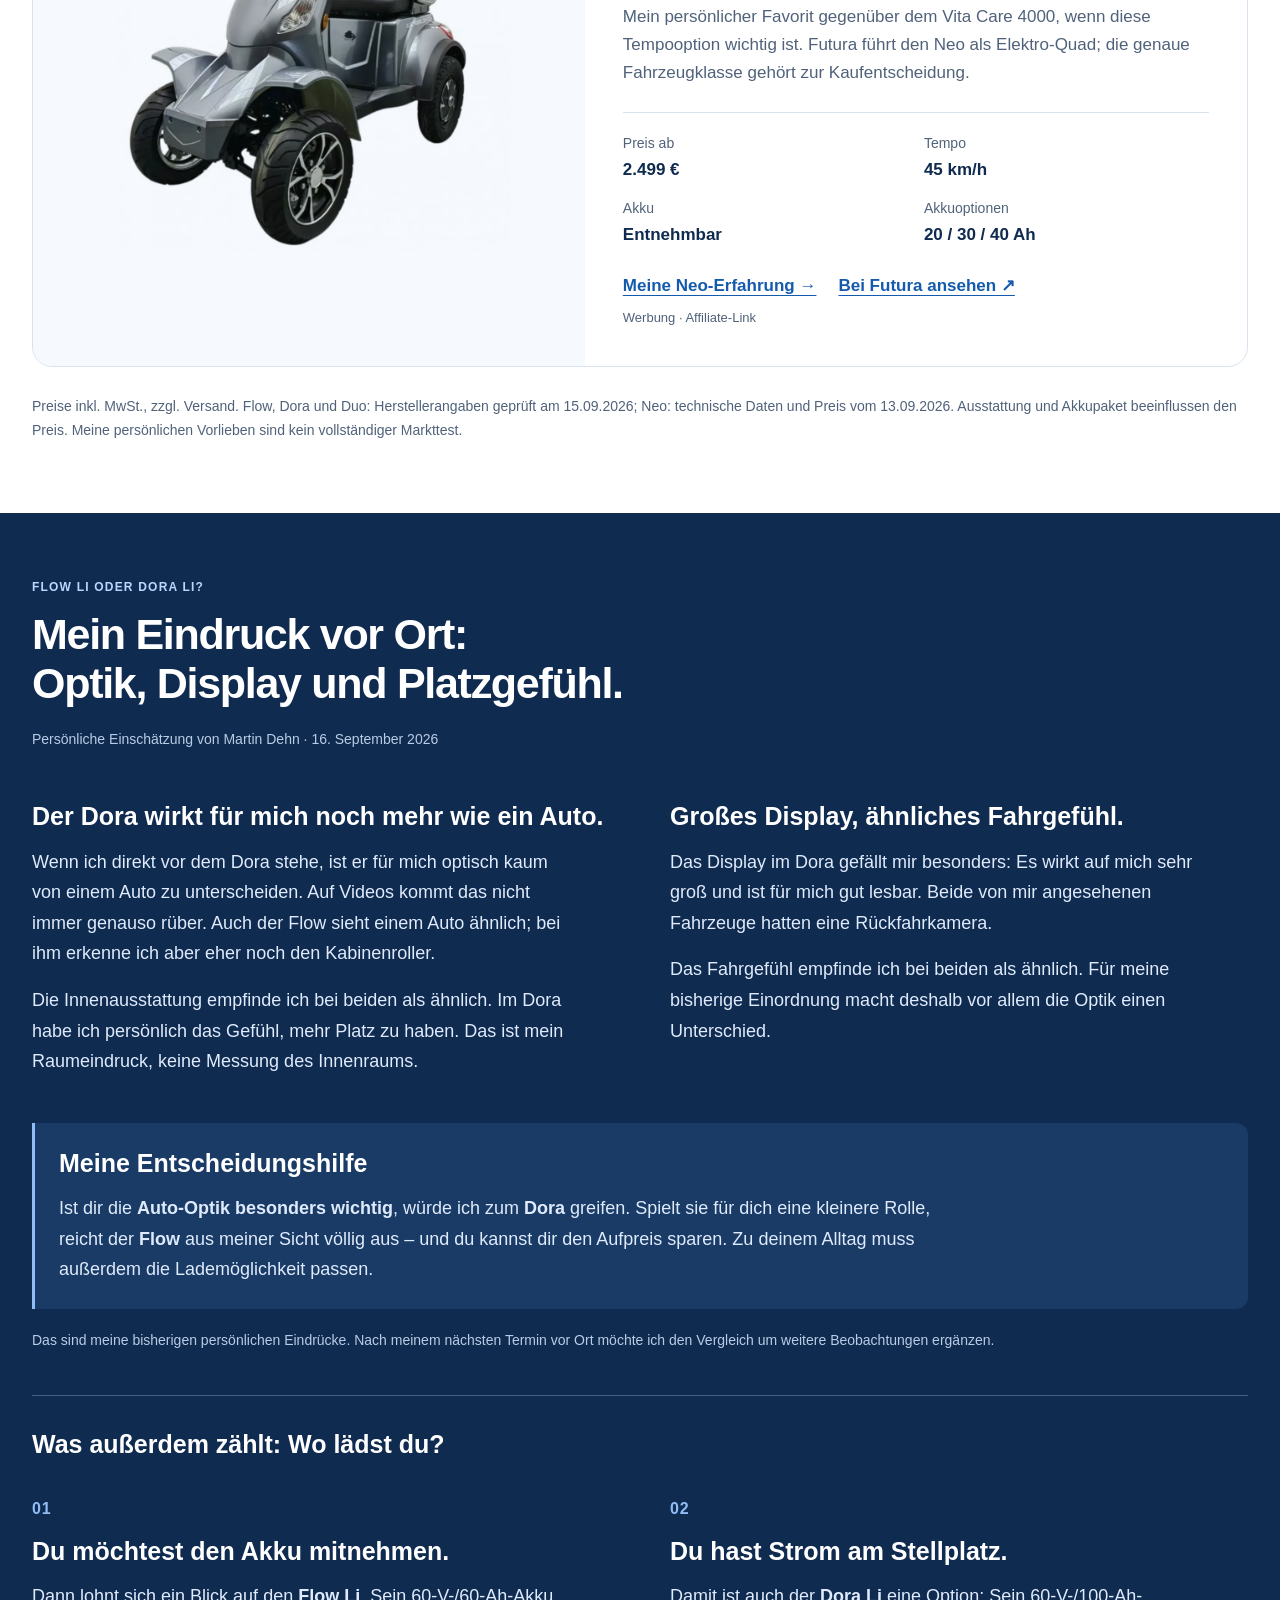
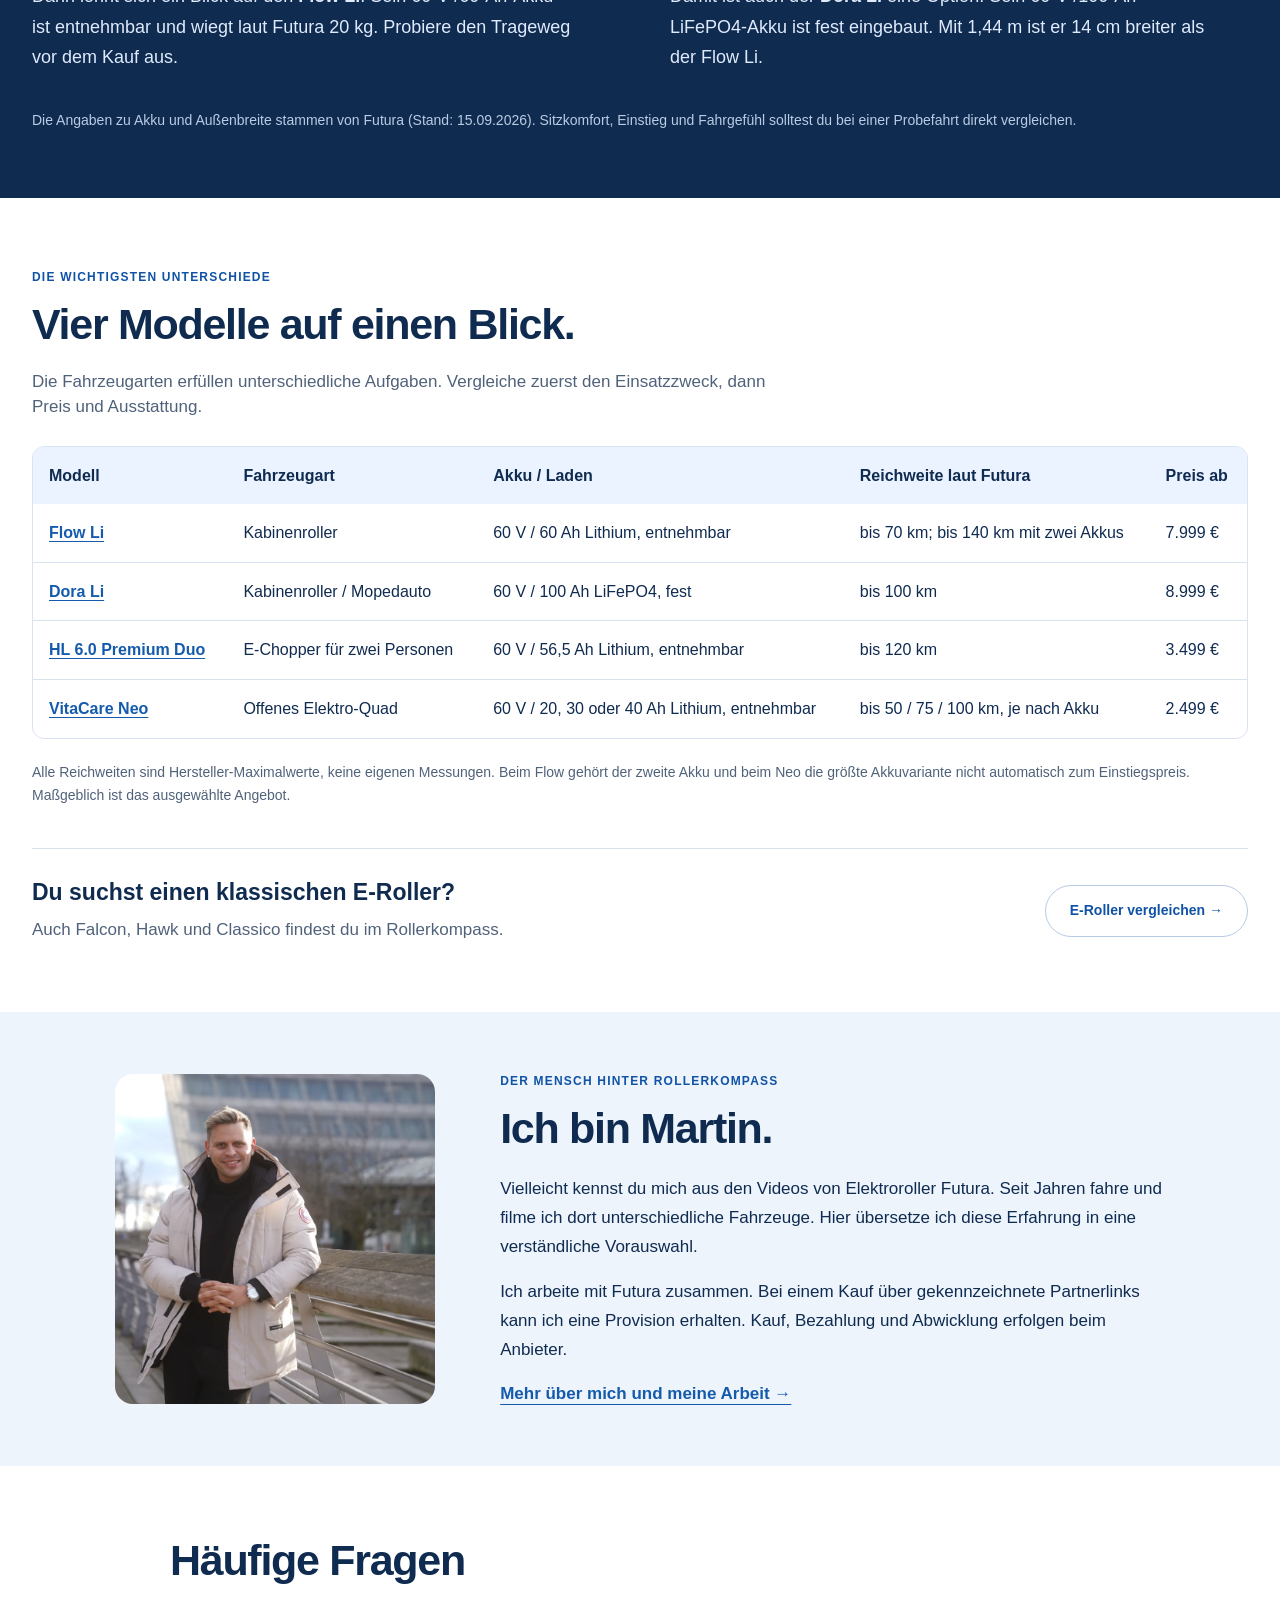
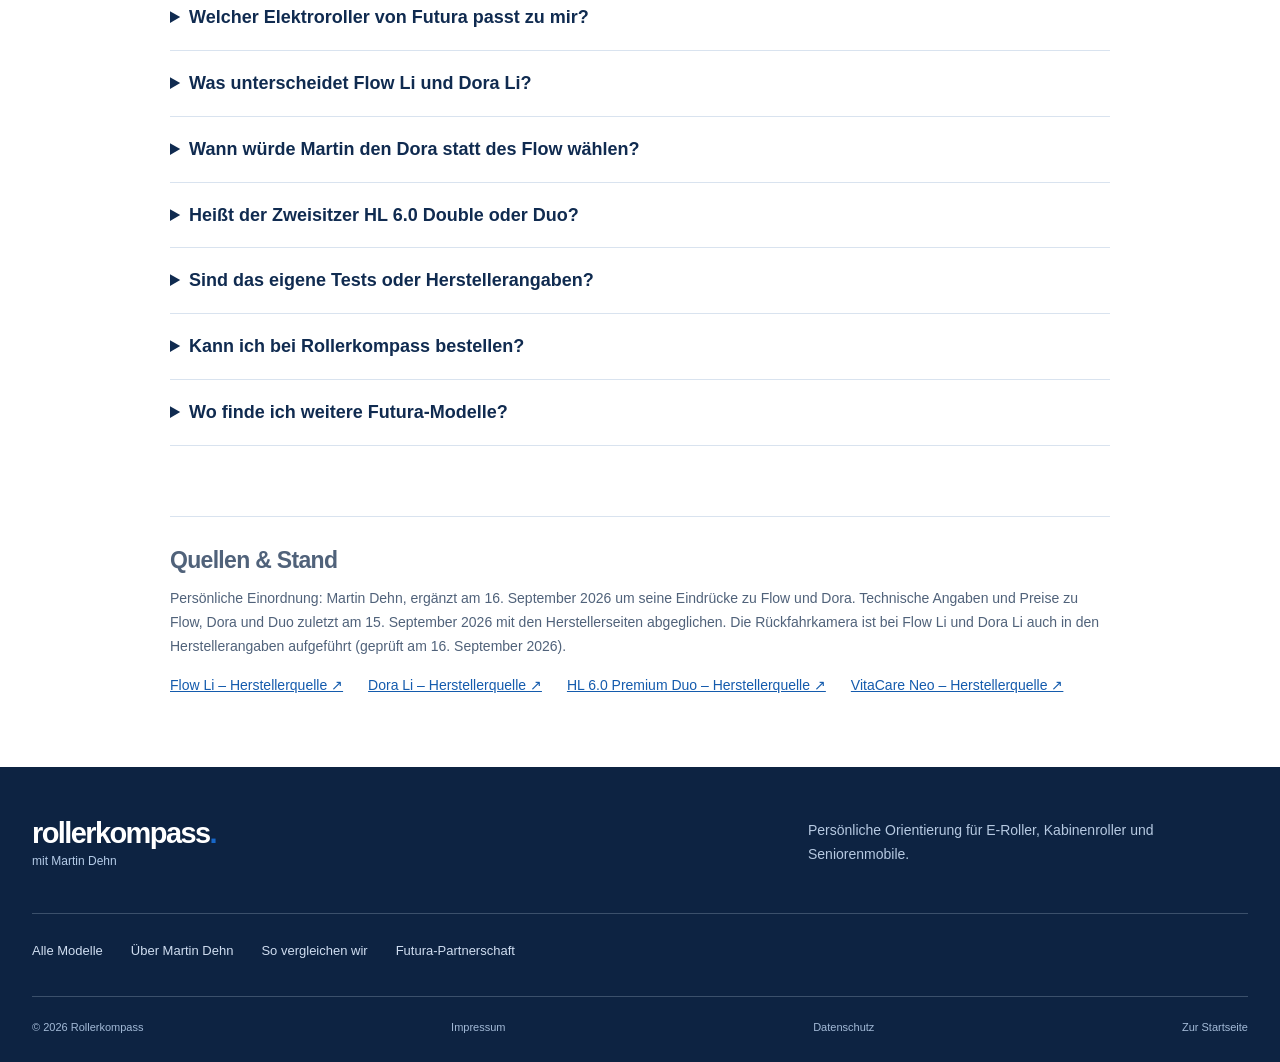
<file: elektroroller-futura/index.html>
<!doctype html><html lang="de"><head><meta charset="utf-8"><meta name="viewport" content="width=device-width, initial-scale=1"><title>Elektroroller Futura im Vergleich: Flow, Dora &amp; HL 6.0 | Rollerkompass</title><meta name="description" content="Futura-Modelle mit Martin Dehn vergleichen: Flow Li, Dora Li, HL 6.0 Premium Duo und VitaCare Neo. Persönliche Einordnung, Akku, Preise und klare Unterschiede."><meta name="robots" content="index,follow,max-image-preview:large"><link rel="canonical" href="https://rollerkompass.de/elektroroller-futura/"><meta property="og:type" content="article"><meta property="og:locale" content="de_DE"><meta property="og:site_name" content="Rollerkompass"><meta property="og:title" content="Elektroroller Futura im Vergleich: Flow, Dora &amp; HL 6.0"><meta property="og:description" content="Futura-Modelle mit Martin Dehn vergleichen: Flow Li, Dora Li, HL 6.0 Premium Duo und VitaCare Neo. Persönliche Einordnung, Akku, Preise und klare Unterschiede."><meta property="og:url" content="https://rollerkompass.de/elektroroller-futura/"><meta property="og:image" content="https://rollerkompass.de/og.png"><meta property="og:image:alt" content="Rollerkompass mit Martin Dehn"><meta name="twitter:card" content="summary_large_image"><link rel="stylesheet" href="/styles.css?v=catalog-20261005b"><link rel="stylesheet" href="/futura.css?v=2026-09-16"><script type="application/ld+json">{"@context":"https://schema.org","@graph":[{"@type":"WebSite","@id":"https://rollerkompass.de/#website","name":"Rollerkompass","alternateName":"Rollerkompass mit Martin Dehn","url":"https://rollerkompass.de/","inLanguage":"de-DE","publisher":{"@id":"https://rollerkompass.de/#organization"}},{"@type":"Organization","@id":"https://rollerkompass.de/#organization","name":"Rollerkompass","url":"https://rollerkompass.de/","founder":{"@id":"https://rollerkompass.de/ueber-martin-dehn/#person"}},{"@type":"Person","@id":"https://rollerkompass.de/ueber-martin-dehn/#person","name":"Martin Dehn","url":"https://rollerkompass.de/ueber-martin-dehn/","image":"https://rollerkompass.de/assets/martin-portrait-1280.webp","sameAs":["https://martindehn.de/"]},{"@type":"Article","@id":"https://rollerkompass.de/elektroroller-futura/#page","url":"https://rollerkompass.de/elektroroller-futura/","name":"Elektroroller Futura im Vergleich: Welches Modell passt zu dir?","description":"Futura-Modelle mit Martin Dehn vergleichen: Flow Li, Dora Li, HL 6.0 Premium Duo und VitaCare Neo. Persönliche Einordnung, Akku, Preise und klare Unterschiede.","inLanguage":"de-DE","isPartOf":{"@id":"https://rollerkompass.de/#website"},"dateModified":"2026-09-16","breadcrumb":{"@type":"BreadcrumbList","itemListElement":[{"@type":"ListItem","position":1,"name":"Startseite","item":"https://rollerkompass.de/"},{"@type":"ListItem","position":2,"name":"Futura vergleichen","item":"https://rollerkompass.de/elektroroller-futura/"}]},"headline":"Elektroroller Futura im Vergleich: Welches Modell passt zu dir?","author":{"@id":"https://rollerkompass.de/ueber-martin-dehn/#person"},"publisher":{"@id":"https://rollerkompass.de/#organization"},"mainEntityOfPage":"https://rollerkompass.de/elektroroller-futura/","image":["https://rollerkompass.de/og.png"]}]}</script></head><body class="futura-page"><a class="skip-link" href="#inhalt">Zum Inhalt springen</a><header class="page-header"><nav class="nav shell" aria-label="Hauptnavigation"><a class="brand" href="/" aria-label="Rollerkompass Startseite"><span class="brand-word">rollerkompass<span>.</span></span><small>mit Martin Dehn</small></a><div class="nav-links"><a href="/elektroroller-futura/">Futura vergleichen</a><a href="/kabinenroller/">Kabinenroller</a><a href="/seniorenmobile/">Seniorenmobile</a><a href="/e-roller/">E-Roller</a><a href="/modelle/">Alle Modelle</a></div><details class="mobile-nav"><summary>Menü <span aria-hidden="true">☰</span></summary><div><a href="/elektroroller-futura/">Futura vergleichen</a><a href="/kabinenroller/">Kabinenroller</a><a href="/seniorenmobile/">Seniorenmobile</a><a href="/e-roller/">E-Roller</a><a href="/modelle/">Alle Modelle</a><a href="/ratgeber/probefahrt-checkliste/">Probefahrt-Checkliste</a><a href="/ueber-martin-dehn/">Über Martin Dehn</a></div></details></nav></header><main id="inhalt">
    <section class="futura-hero"><div class="shell futura-hero-grid"><div class="futura-hero-copy"><p class="eyebrow">Futura-Kaufberatung · mit Martin Dehn</p><h1>Elektroroller Futura im Vergleich.<span>Welcher passt zu dir?</span></h1><p class="futura-lead">Kabine, Chopper oder offenes Fahrzeug: Ich helfe dir, die Futura-Modelle nach deinem Alltag auszuwählen. Mit persönlichen Einschätzungen und den Unterschieden, die vor dem Kauf zählen.</p><div class="futura-actions"><a class="button button-primary" href="#meine-auswahl">Meine Auswahl entdecken ↓</a><a class="futura-textlink" href="#direktvergleich">Zum Direktvergleich</a></div><p class="futura-disclosure">Ich arbeite mit Elektroroller Futura zusammen. <a href="/so-vergleichen-wir/">So entstehen meine Vergleiche.</a></p></div><figure class="futura-hero-photo"><img src="/assets/martin-luca-kabinenroller-720.webp" width="720" height="960" alt="Martin und Luca an den geöffneten Türen eines silbernen Flow-Kabinenrollers." fetchpriority="high"><figcaption><strong>Martin &amp; Luca am Flow</strong><span>Originalfoto aus meinem Archiv. Die aktuelle Ausstattung kann abweichen.</span></figcaption></figure></div></section>
    <nav class="shell futura-jump" aria-label="Auf dieser Seite"><a href="#meine-auswahl">01 · Meine Auswahl</a><a href="#flow-oder-dora">02 · Flow oder Dora?</a><a href="#direktvergleich">03 · Direktvergleich</a><a href="#fragen">04 · Häufige Fragen</a></nav>
    <section class="shell futura-section" id="meine-auswahl"><div class="futura-heading"><div><p class="eyebrow">Vier Modelle, unterschiedliche Ideen</p><h2>Diese Futura-Modelle<br>schau ich mir genauer an.</h2></div><p>Der Flow gehört zu meinen Favoriten, der Dora ist für mich ein spannender Konkurrent. Beim HL 6.0 begeistert mich die neue Zweisitzer-Variante. Den Neo habe ich selbst gefahren.</p></div>
    <article class="futura-feature" id="flow-li"><div class="futura-feature-image"><img class="" src="/assets/futura-flow-li.jpg" alt="Futura Flow Li – Herstellerfoto" width="568" height="649" loading="lazy" decoding="async"><span>Kabinenroller</span></div><div class="futura-feature-copy"><p class="eyebrow">Kabinenroller</p><h3>Flow Li</h3><blockquote>Den Flow finde ich klasse. Der neue Dora macht ihm für mich aber ganz schön Konkurrenz.<cite>Martins persönliche Einschätzung</cite></blockquote><p>Zwei Plätze nebeneinander, eine geschlossene Kabine und entnehmbare Akkus: Der Flow Li kommt in die engere Auswahl, wenn du den Akku separat laden möchtest. Prüfe vorher, ob du die angegebenen 20 kg sicher tragen kannst.</p><dl><div><dt>Preis ab</dt><dd>7.999 €</dd></div><div><dt>Tempo</dt><dd>45 km/h</dd></div><div><dt>Akku</dt><dd>Entnehmbar</dd></div><div><dt>Breite</dt><dd>1,30 m</dd></div></dl><div class="futura-feature-links"><a href="/kabinenroller/flow-li/">Flow-Modellcheck →</a><a class="futura-offer" data-rk-model="flow-li" data-rk-kind="offer" href="https://elektroroller-futura.de/shop/elektromobilitaet-fuer-senioren/elektro-kabinenroller-flow?affp=17205#/geschwindigkeit_auswahlen-45_km_h/farbe-light_grey/anzahl_lithium_ionen_akkus-1_lithium_akku_70_km_reichweite" target="_blank" rel="sponsored nofollow noopener noreferrer">Bei Futura ansehen ↗</a><small>Werbung · Affiliate-Link</small></div></div></article>
    <article class="futura-feature" id="dora-li"><div class="futura-feature-image"><img class="" src="/assets/futura-dora-li.jpg" alt="Futura Dora Li – Herstellerfoto" width="568" height="649" loading="lazy" decoding="async"><span>Kabinenroller</span></div><div class="futura-feature-copy"><p class="eyebrow">Kabinenroller</p><h3>Dora Li</h3><blockquote>Vor Ort wirkt der Dora auf mich noch stärker wie ein Auto. Besonders gut gefällt mir das große, gut lesbare Display.<cite>Martins persönliche Einschätzung</cite></blockquote><p>Der Dora Li verbindet zwei Plätze nebeneinander mit einer breiteren Karosserie. Sein Lithium-Akku ist fest eingebaut: Zum Laden brauchst du eine erreichbare Steckdose am Fahrzeug. Für deine Wahl zählen deshalb auch Stellplatz und Einfahrt.</p><dl><div><dt>Preis ab</dt><dd>8.999 €</dd></div><div><dt>Tempo</dt><dd>25 / 45 km/h</dd></div><div><dt>Akku</dt><dd>Fest eingebaut</dd></div><div><dt>Breite</dt><dd>1,44 m</dd></div></dl><div class="futura-feature-links"><a href="#flow-oder-dora">Flow und Dora vergleichen →</a><a class="futura-offer" data-rk-model="dora-li" data-rk-kind="offer" href="https://elektroroller-futura.de/shop/elektromobilitaet-fuer-senioren/elektro-kabinenroller-dora?affp=17205#/geschwindigkeit_auswahlen-45_km_h/farbe-weiss" target="_blank" rel="sponsored nofollow noopener noreferrer">Bei Futura ansehen ↗</a><small>Werbung · Affiliate-Link</small></div></div></article>
    <article class="futura-feature" id="hl-6-premium-duo"><div class="futura-feature-image"><img class="" src="/assets/futura-hl-6-premium-duo-current.jpg" alt="Futura HL 6.0 Premium Duo mit Sitzplätzen für zwei Personen – Herstellerfoto" width="568" height="649" loading="lazy" decoding="async"><span>E-Chopper · zwei Personen</span></div><div class="futura-feature-copy"><p class="eyebrow">E-Chopper · zwei Personen</p><h3>HL 6.0 Premium Duo</h3><blockquote>Ich liebe den HL 6.0. Eine Version für zwei Personen hatte ich mir immer gewünscht.<cite>Martins persönliche Einschätzung</cite></blockquote><p>Die Zweisitzer-Version heißt bei Futura „Premium Duo“. Wenn ihr gemeinsam fahren möchtet, ist sie deshalb besonders interessant. Die angegebene maximale Zuladung von 149 kg gilt für Personen und Gepäck zusammen.</p><dl><div><dt>Preis ab</dt><dd>3.499 €</dd></div><div><dt>Tempo</dt><dd>45 km/h</dd></div><div><dt>Akku</dt><dd>Entnehmbar · 15 kg</dd></div><div><dt>Zuladung max.</dt><dd>149 kg</dd></div></dl><div class="futura-feature-links"><a href="/modelle/#modell-hl-6-premium-duo">Duo in der Modellübersicht →</a><a class="futura-offer" data-rk-model="hl-6-premium-duo" data-rk-kind="offer" href="https://elektroroller-futura.de/shop/elektroroller/e-scooter-6-premium-duo?affp=17205#/farbe-mattschwarz" target="_blank" rel="sponsored nofollow noopener noreferrer">Bei Futura ansehen ↗</a><small>Werbung · Affiliate-Link</small></div></div></article>
    <article class="futura-feature" id="vita-care-neo"><div class="futura-feature-image"><img class="" src="/assets/futura-vitacare-neo-960.webp" alt="Futura VitaCare Neo – Herstellerfoto" width="568" height="649" loading="lazy" decoding="async"><span>Offenes Fahrzeug · selbst gefahren</span></div><div class="futura-feature-copy"><p class="eyebrow">Offenes Fahrzeug · selbst gefahren</p><h3>VitaCare Neo</h3><blockquote>Ich würde persönlich zum Neo greifen. Es ist schön, die 45-km/h-Möglichkeit zu haben.<cite>Martins persönliche Einschätzung</cite></blockquote><p>Den Neo bin ich selbst gefahren, auch über eine längere Strecke mit 45 km/h. Mein persönlicher Favorit gegenüber dem Vita Care 4000, wenn diese Tempooption wichtig ist. Futura führt den Neo als Elektro-Quad; die genaue Fahrzeugklasse gehört zur Kaufentscheidung.</p><dl><div><dt>Preis ab</dt><dd>2.499 €</dd></div><div><dt>Tempo</dt><dd>45 km/h</dd></div><div><dt>Akku</dt><dd>Entnehmbar</dd></div><div><dt>Akkuoptionen</dt><dd>20 / 30 / 40 Ah</dd></div></dl><div class="futura-feature-links"><a href="/seniorenmobile/vita-care-neo/#martins-bewertung">Meine Neo-Erfahrung →</a><a class="futura-offer" data-rk-model="vita-care-neo" data-rk-kind="offer" href="https://elektroroller-futura.de/shop/elektromobilitaet-fuer-senioren/vita-care-neo?affp=17205#/farbe-light_grey/anzahl_lithium_ionen_akkus-60v_20ah_50km_reichweite" target="_blank" rel="sponsored nofollow noopener noreferrer">Bei Futura ansehen ↗</a><small>Werbung · Affiliate-Link</small></div></div></article>
    <p class="futura-note">Preise inkl. MwSt., zzgl. Versand. Flow, Dora und Duo: Herstellerangaben geprüft am 15.09.2026; Neo: technische Daten und Preis vom 13.09.2026. Ausstattung und Akkupaket beeinflussen den Preis. Meine persönlichen Vorlieben sind kein vollständiger Markttest.</p></section>
    <section class="futura-decision" id="flow-oder-dora"><div class="shell"><p class="eyebrow">Flow Li oder Dora Li?</p><h2>Mein Eindruck vor Ort:<br>Optik, Display und Platzgefühl.</h2><p class="futura-note">Persönliche Einschätzung von Martin Dehn · <time datetime="2026-09-16">16. September 2026</time></p>
    <div class="futura-decision-grid"><div><h3>Der Dora wirkt für mich noch mehr wie ein Auto.</h3><p>Wenn ich direkt vor dem Dora stehe, ist er für mich optisch kaum von einem Auto zu unterscheiden. Auf Videos kommt das nicht immer genauso rüber. Auch der Flow sieht einem Auto ähnlich; bei ihm erkenne ich aber eher noch den Kabinenroller.</p><p>Die Innenausstattung empfinde ich bei beiden als ähnlich. Im Dora habe ich persönlich das Gefühl, mehr Platz zu haben. Das ist mein Raumeindruck, keine Messung des Innenraums.</p></div><div><h3>Großes Display, ähnliches Fahrgefühl.</h3><p>Das Display im Dora gefällt mir besonders: Es wirkt auf mich sehr groß und ist für mich gut lesbar. Beide von mir angesehenen Fahrzeuge hatten eine Rückfahrkamera.</p><p>Das Fahrgefühl empfinde ich bei beiden als ähnlich. Für meine bisherige Einordnung macht deshalb vor allem die Optik einen Unterschied.</p></div></div>
    <div class="futura-verdict"><h3>Meine Entscheidungshilfe</h3><p>Ist dir die <strong>Auto-Optik besonders wichtig</strong>, würde ich zum <strong>Dora</strong> greifen. Spielt sie für dich eine kleinere Rolle, reicht der <strong>Flow</strong> aus meiner Sicht völlig aus – und du kannst dir den Aufpreis sparen. Zu deinem Alltag muss außerdem die Lademöglichkeit passen.</p></div>
    <p class="futura-note">Das sind meine bisherigen persönlichen Eindrücke. Nach meinem nächsten Termin vor Ort möchte ich den Vergleich um weitere Beobachtungen ergänzen.</p>
    <h3 class="futura-loading-heading">Was außerdem zählt: Wo lädst du?</h3><div class="futura-decision-grid"><div><span class="futura-number">01</span><h3>Du möchtest den Akku mitnehmen.</h3><p>Dann lohnt sich ein Blick auf den <strong>Flow Li</strong>. Sein 60-V-/60-Ah-Akku ist entnehmbar und wiegt laut Futura 20 kg. Probiere den Trageweg vor dem Kauf aus.</p></div><div><span class="futura-number">02</span><h3>Du hast Strom am Stellplatz.</h3><p>Damit ist auch der <strong>Dora Li</strong> eine Option: Sein 60-V-/100-Ah-LiFePO4-Akku ist fest eingebaut. Mit 1,44 m ist er 14 cm breiter als der Flow Li.</p></div></div><p class="futura-note">Die Angaben zu Akku und Außenbreite stammen von Futura (Stand: 15.09.2026). Sitzkomfort, Einstieg und Fahrgefühl solltest du bei einer Probefahrt direkt vergleichen.</p></div></section>
    <section class="shell futura-section" id="direktvergleich"><p class="eyebrow">Die wichtigsten Unterschiede</p><h2>Vier Modelle auf einen Blick.</h2><p class="futura-table-intro">Die Fahrzeugarten erfüllen unterschiedliche Aufgaben. Vergleiche zuerst den Einsatzzweck, dann Preis und Ausstattung.</p>
    <div class="table-scroll" role="region" aria-label="Modellvergleich" tabindex="0"><table><thead><tr><th scope="col">Modell</th><th scope="col">Fahrzeugart</th><th scope="col">Akku / Laden</th><th scope="col">Reichweite laut Futura</th><th scope="col">Preis ab</th></tr></thead><tbody><tr><th scope="row"><a href="#flow-li">Flow Li</a></th><td>Kabinenroller</td><td>60 V / 60 Ah Lithium, entnehmbar</td><td>bis 70 km; bis 140 km mit zwei Akkus</td><td>7.999 €</td></tr><tr><th scope="row"><a href="#dora-li">Dora Li</a></th><td>Kabinenroller / Mopedauto</td><td>60 V / 100 Ah LiFePO4, fest</td><td>bis 100 km</td><td>8.999 €</td></tr><tr><th scope="row"><a href="#hl-6-premium-duo">HL 6.0 Premium Duo</a></th><td>E-Chopper für zwei Personen</td><td>60 V / 56,5 Ah Lithium, entnehmbar</td><td>bis 120 km</td><td>3.499 €</td></tr><tr><th scope="row"><a href="#vita-care-neo">VitaCare Neo</a></th><td>Offenes Elektro-Quad</td><td>60 V / 20, 30 oder 40 Ah Lithium, entnehmbar</td><td>bis 50 / 75 / 100 km, je nach Akku</td><td>2.499 €</td></tr></tbody></table></div>
    <p class="futura-note">Alle Reichweiten sind Hersteller-Maximalwerte, keine eigenen Messungen. Beim Flow gehört der zweite Akku und beim Neo die größte Akkuvariante nicht automatisch zum Einstiegspreis. Maßgeblich ist das ausgewählte Angebot.</p>
    <div class="futura-browse"><div><h3>Du suchst einen klassischen E-Roller?</h3><p>Auch Falcon, Hawk und Classico findest du im Rollerkompass.</p></div><a class="button button-secondary" href="/e-roller/">E-Roller vergleichen →</a></div></section>
    <section class="futura-about"><div class="shell futura-about-grid"><img src="/assets/martin-portrait-1280.webp" alt="Martin Dehn" width="640" height="640" loading="lazy"><div><p class="eyebrow">Der Mensch hinter Rollerkompass</p><h2>Ich bin Martin.</h2><p>Vielleicht kennst du mich aus den Videos von Elektroroller Futura. Seit Jahren fahre und filme ich dort unterschiedliche Fahrzeuge. Hier übersetze ich diese Erfahrung in eine verständliche Vorauswahl.</p><p>Ich arbeite mit Futura zusammen. Bei einem Kauf über gekennzeichnete Partnerlinks kann ich eine Provision erhalten. Kauf, Bezahlung und Abwicklung erfolgen beim Anbieter.</p><a class="futura-textlink" href="/ueber-martin-dehn/">Mehr über mich und meine Arbeit →</a></div></div></section>
    
    <section class="shell futura-section futura-faq" id="fragen"><section><h2>Häufige Fragen</h2><details class="editorial-faq"><summary>Welcher Elektroroller von Futura passt zu mir?</summary><p>Das hängt von deinen Wegen und deinem Ladeplatz ab. Für eine geschlossene Kabine vergleiche Flow Li und Dora Li. Für gemeinsame Chopper-Ausfahrten kommt der HL 6.0 Premium Duo infrage. Für ein offenes Fahrzeug mit vier Rädern lohnt sich der Blick auf den VitaCare Neo.</p></details><details class="editorial-faq"><summary>Was unterscheidet Flow Li und Dora Li?</summary><p>Beide haben zwei Sitze nebeneinander. Der Flow Li hat entnehmbare Akkus und ist 1,30 m breit. Der Dora Li hat einen fest eingebauten LiFePO4-Akku und ist 1,44 m breit. Beim Flow nennt Futura bis zu 70 km pro Akku, beim Dora bis zu 100 km.</p></details><details class="editorial-faq"><summary>Wann würde Martin den Dora statt des Flow wählen?</summary><p>Wenn dir die Auto-Optik besonders wichtig ist, würde Martin zum Dora greifen. Vor Ort wirkt er auf ihn noch stärker wie ein Auto als der Flow. Auch das große, gut lesbare Display gefällt ihm. Ist die Optik für dich weniger entscheidend, reicht der Flow aus seiner Sicht aus und spart den Aufpreis. Das Fahrgefühl empfindet Martin als ähnlich; der Dora fühlt sich für ihn innen geräumiger an. Das ist eine persönliche Einschätzung, kein gemessener Innenraumvergleich.</p></details><details class="editorial-faq"><summary>Heißt der Zweisitzer HL 6.0 Double oder Duo?</summary><p>Die hier vorgestellte Zweisitzer-Version heißt offiziell HL 6.0 Premium Duo. Sie ist für zwei Personen zugelassen; Futura nennt maximal 149 kg Zuladung für Personen und Gepäck zusammen.</p></details><details class="editorial-faq"><summary>Sind das eigene Tests oder Herstellerangaben?</summary><p>Die technischen Daten und Preise stammen aus den verlinkten Futura-Angeboten. Persönliche Aussagen sind als Martins Einschätzungen erkennbar. Zum VitaCare Neo gibt es einen eigenen Fahrbericht. Eine standardisierte Testreihe aller vier Modelle liegt dieser Auswahl nicht zugrunde.</p></details><details class="editorial-faq"><summary>Kann ich bei Rollerkompass bestellen?</summary><p>Rollerkompass hilft dir bei der Auswahl. Die Angebotslinks führen zu Futura; dort erfolgen Bestellung und Bezahlung.</p></details><details class="editorial-faq"><summary>Wo finde ich weitere Futura-Modelle?</summary><p>In der <a href="/modelle/">Modellübersicht</a> kannst du nach Fahrzeugart filtern und bis zu drei Modelle gegenüberstellen. Für den Termin vor Ort gibt es eine <a href="/ratgeber/probefahrt-checkliste/">Probefahrt-Checkliste</a>.</p></details></section></section>
    <section class="shell futura-sources"><h2>Quellen &amp; Stand</h2><p>Persönliche Einordnung: Martin Dehn, ergänzt am 16. September 2026 um seine Eindrücke zu Flow und Dora. Technische Angaben und Preise zu Flow, Dora und Duo zuletzt am 15. September 2026 mit den Herstellerseiten abgeglichen. Die Rückfahrkamera ist bei Flow Li und Dora Li auch in den Herstellerangaben aufgeführt (geprüft am 16. September 2026).</p><ul><li><a href="https://elektroroller-futura.de/shop/elektromobilitaet-fuer-senioren/elektro-kabinenroller-flow" target="_blank" rel="noopener noreferrer">Flow Li – Herstellerquelle ↗</a></li><li><a href="https://elektroroller-futura.de/shop/elektromobilitaet-fuer-senioren/elektro-kabinenroller-dora" target="_blank" rel="noopener noreferrer">Dora Li – Herstellerquelle ↗</a></li><li><a href="https://elektroroller-futura.de/shop/elektroroller/e-scooter-6-premium-duo" target="_blank" rel="noopener noreferrer">HL 6.0 Premium Duo – Herstellerquelle ↗</a></li><li><a href="https://elektroroller-futura.de/shop/elektromobilitaet-fuer-senioren/vita-care-neo" target="_blank" rel="noopener noreferrer">VitaCare Neo – Herstellerquelle ↗</a></li></ul></section></main><footer class="footer"><div class="shell footer-main"><a class="brand footer-brand" href="/"><span class="brand-word">rollerkompass<span>.</span></span><small>mit Martin Dehn</small></a><p>Persönliche Orientierung für E-Roller, Kabinenroller und Seniorenmobile.</p><div class="footer-links"><a href="/modelle/">Alle Modelle</a><a href="/ueber-martin-dehn/">Über Martin Dehn</a><a href="/so-vergleichen-wir/">So vergleichen wir</a><a href="/#transparenz">Futura-Partnerschaft</a></div></div><div class="shell footer-bottom"><span>© 2026 Rollerkompass</span><a href="/impressum/">Impressum</a><a href="/datenschutz/">Datenschutz</a><a href="/">Zur Startseite</a></div></footer><script defer src="/click-tracking.js?v=catalog-20261005"></script></body></html>
</file>
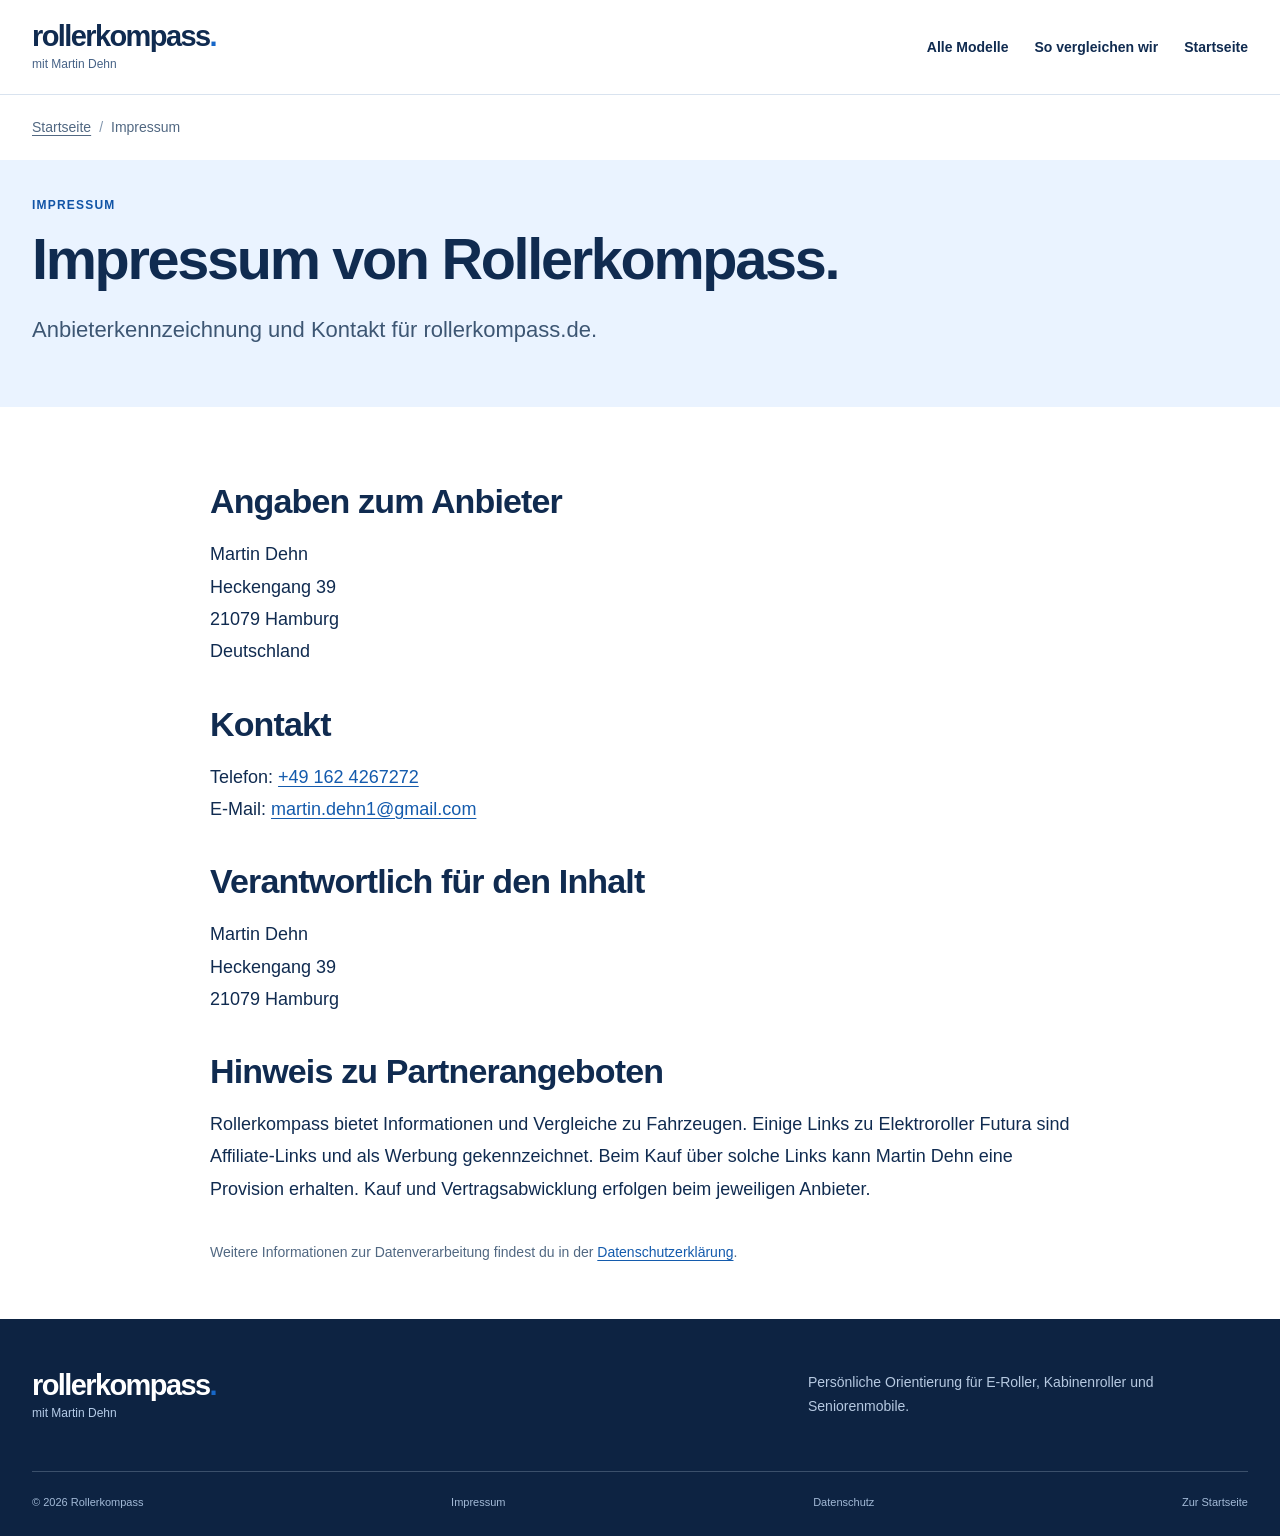
<file: impressum/index.html>
<!doctype html>
<html lang="de">
<head>
  <meta charset="utf-8">
  <meta name="viewport" content="width=device-width, initial-scale=1">
  <meta name="robots" content="index,follow">
  <link rel="canonical" href="https://rollerkompass.de/impressum/">
  <title>Impressum | Rollerkompass</title>
  <meta name="description" content="Anbieterkennzeichnung und Kontakt für Rollerkompass mit Martin Dehn.">
  <link rel="stylesheet" href="/styles.css?v=catalog-20261005b">
</head>
<body>
  <a class="skip-link" href="#inhalt">Zum Inhalt springen</a>
  <header class="page-header"><nav class="nav shell" aria-label="Hauptnavigation"><a class="brand" href="/"><span class="brand-word">rollerkompass<span>.</span></span><small>mit Martin Dehn</small></a><div class="nav-links"><a href="/modelle/">Alle Modelle</a><a href="/so-vergleichen-wir/">So vergleichen wir</a><a href="/">Startseite</a></div></nav></header>
  <main id="inhalt">
    <div class="shell"><nav class="breadcrumbs" aria-label="Brotkrumennavigation"><ol><li><a href="/">Startseite</a></li><li><span aria-current="page">Impressum</span></li></ol></nav></div>
    <section class="editorial-hero"><div class="shell"><p class="eyebrow">Impressum</p><h1>Impressum von Rollerkompass.</h1><p class="editorial-intro">Anbieterkennzeichnung und Kontakt für rollerkompass.de.</p></div></section>
    <div class="shell editorial-body">
      <section><h2>Angaben zum Anbieter</h2><p>Martin Dehn<br>Heckengang 39<br>21079 Hamburg<br>Deutschland</p></section>
      <section><h2>Kontakt</h2><p>Telefon: <a href="tel:+491624267272">+49 162 4267272</a><br>E-Mail: <a href="mailto:martin.dehn1@gmail.com">martin.dehn1@gmail.com</a></p></section>
      <section><h2>Verantwortlich für den Inhalt</h2><p>Martin Dehn<br>Heckengang 39<br>21079 Hamburg</p></section>
      <section><h2>Hinweis zu Partnerangeboten</h2><p>Rollerkompass bietet Informationen und Vergleiche zu Fahrzeugen. Einige Links zu Elektroroller Futura sind Affiliate-Links und als Werbung gekennzeichnet. Beim Kauf über solche Links kann Martin Dehn eine Provision erhalten. Kauf und Vertragsabwicklung erfolgen beim jeweiligen Anbieter.</p></section>
      <p class="editorial-note">Weitere Informationen zur Datenverarbeitung findest du in der <a href="/datenschutz/">Datenschutzerklärung</a>.</p>
    </div>
  </main>
  <footer class="footer"><div class="shell footer-main"><a class="brand footer-brand" href="/"><span class="brand-word">rollerkompass<span>.</span></span><small>mit Martin Dehn</small></a><p>Persönliche Orientierung für E-Roller, Kabinenroller und Seniorenmobile.</p></div><div class="shell footer-bottom"><span>© 2026 Rollerkompass</span><a href="/impressum/" aria-current="page">Impressum</a><a href="/datenschutz/">Datenschutz</a><a href="/">Zur Startseite</a></div></footer>
</body>
</html>
</file>
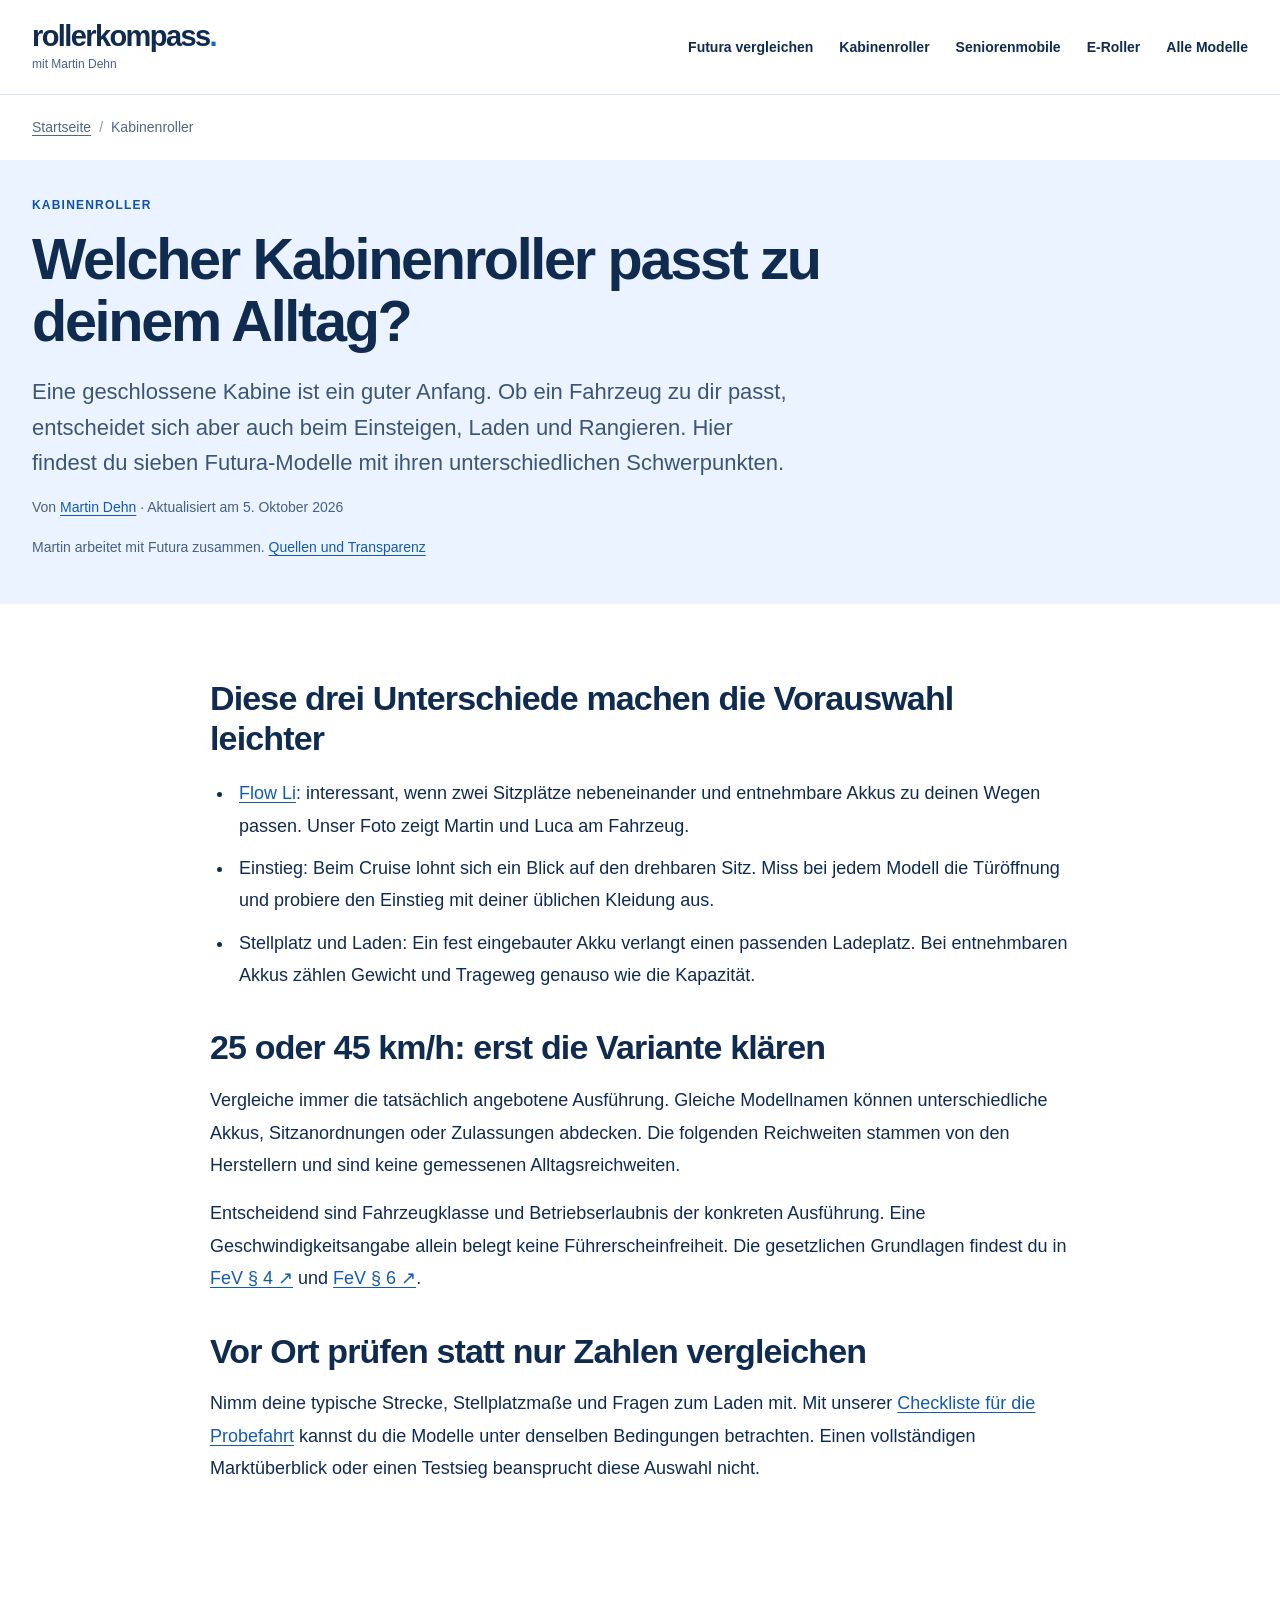
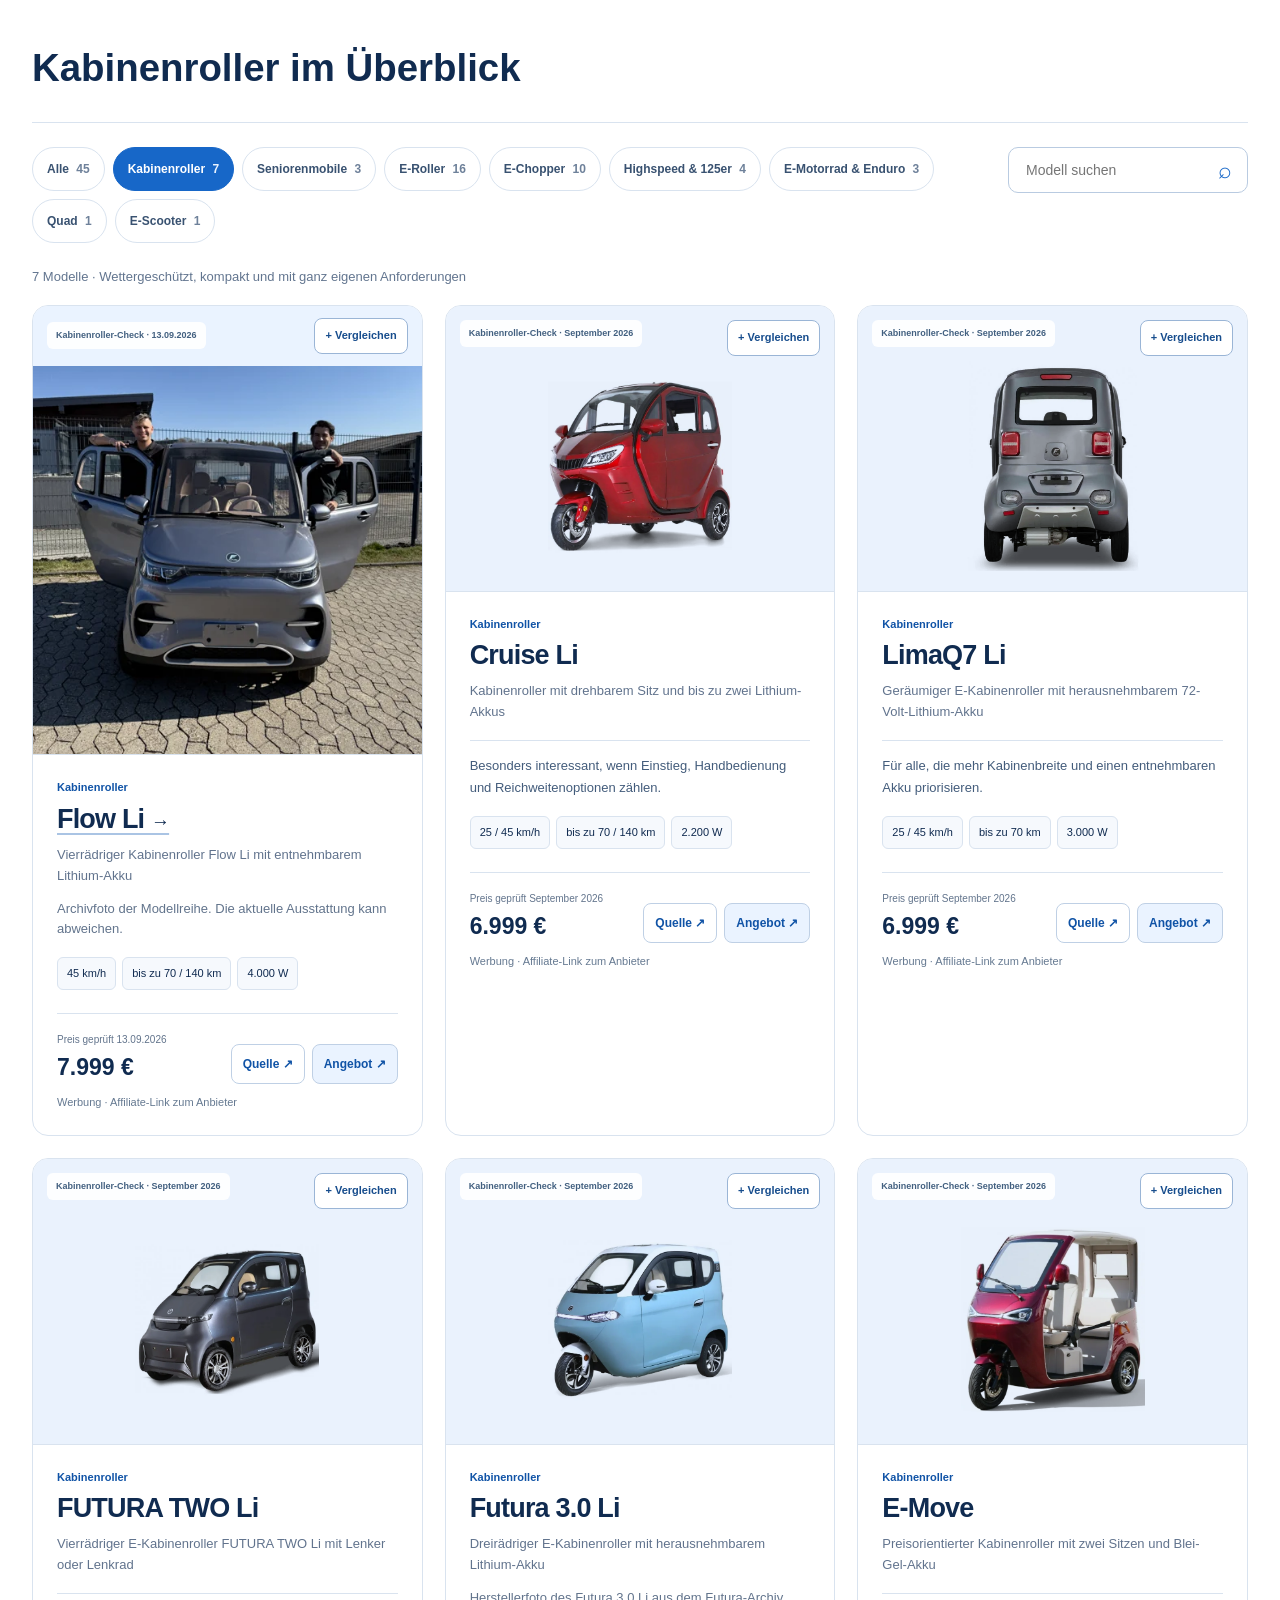
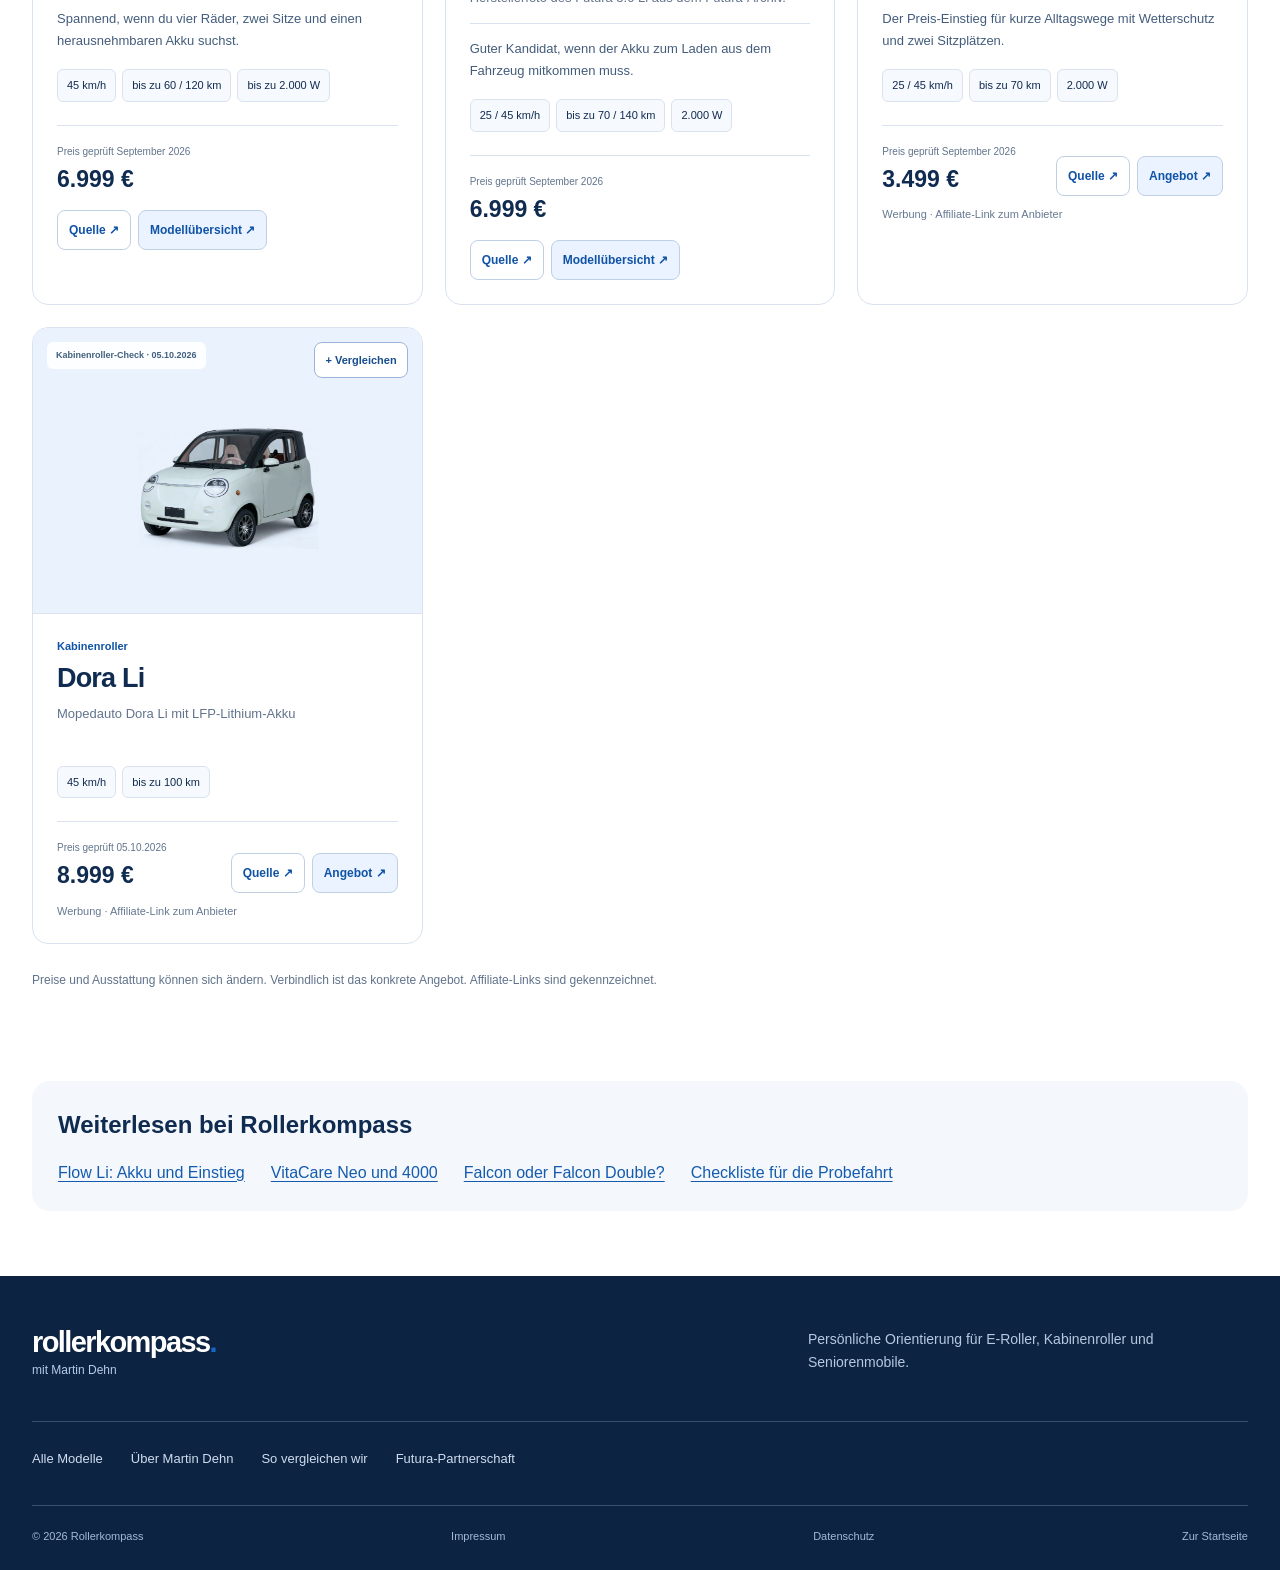
<file: kabinenroller/index.html>
<!doctype html><html lang="de"><head><meta charset="utf-8"><meta name="viewport" content="width=device-width, initial-scale=1"><title>Kabinenroller vergleichen: Akku, Einstieg &amp; Modelle | Rollerkompass</title><meta name="description" content="Kabinenroller mit 25 oder 45 km/h vergleichen: Flow, Cruise, LimaQ7 und weitere Modelle. Akku, Einstieg und offene Fragen mit Martin Dehn einordnen."><meta name="robots" content="index,follow,max-image-preview:large"><link rel="canonical" href="https://rollerkompass.de/kabinenroller/"><meta property="og:type" content="website"><meta property="og:locale" content="de_DE"><meta property="og:site_name" content="Rollerkompass"><meta property="og:title" content="Kabinenroller vergleichen: Akku, Einstieg &amp; Modelle"><meta property="og:description" content="Kabinenroller mit 25 oder 45 km/h vergleichen: Flow, Cruise, LimaQ7 und weitere Modelle. Akku, Einstieg und offene Fragen mit Martin Dehn einordnen."><meta property="og:url" content="https://rollerkompass.de/kabinenroller/"><meta property="og:image" content="https://rollerkompass.de/og.png"><meta property="og:image:alt" content="Rollerkompass mit Martin Dehn"><meta name="twitter:card" content="summary_large_image"><link rel="stylesheet" href="/styles.css?v=catalog-20261005b"><script type="application/ld+json">{"@context":"https://schema.org","@graph":[{"@type":"WebSite","@id":"https://rollerkompass.de/#website","name":"Rollerkompass","alternateName":"Rollerkompass mit Martin Dehn","url":"https://rollerkompass.de/","inLanguage":"de-DE","publisher":{"@id":"https://rollerkompass.de/#organization"}},{"@type":"Organization","@id":"https://rollerkompass.de/#organization","name":"Rollerkompass","url":"https://rollerkompass.de/","founder":{"@id":"https://rollerkompass.de/ueber-martin-dehn/#person"}},{"@type":"Person","@id":"https://rollerkompass.de/ueber-martin-dehn/#person","name":"Martin Dehn","url":"https://rollerkompass.de/ueber-martin-dehn/","image":"https://rollerkompass.de/assets/martin-portrait-1280.webp","sameAs":["https://martindehn.de/"]},{"@type":"CollectionPage","@id":"https://rollerkompass.de/kabinenroller/#page","url":"https://rollerkompass.de/kabinenroller/","name":"Welcher Kabinenroller passt zu deinem Alltag?","description":"Kabinenroller mit 25 oder 45 km/h vergleichen: Flow, Cruise, LimaQ7 und weitere Modelle. Akku, Einstieg und offene Fragen mit Martin Dehn einordnen.","inLanguage":"de-DE","isPartOf":{"@id":"https://rollerkompass.de/#website"},"dateModified":"2026-10-05","breadcrumb":{"@type":"BreadcrumbList","itemListElement":[{"@type":"ListItem","position":1,"name":"Startseite","item":"https://rollerkompass.de/"},{"@type":"ListItem","position":2,"name":"Kabinenroller","item":"https://rollerkompass.de/kabinenroller/"}]},"mainEntity":{"@type":"ItemList","numberOfItems":7,"itemListElement":[{"@type":"ListItem","position":1,"name":"Flow Li","url":"https://rollerkompass.de/kabinenroller/flow-li/"},{"@type":"ListItem","position":2,"name":"Cruise Li","url":"https://rollerkompass.de/modelle/#modell-cruise-li"},{"@type":"ListItem","position":3,"name":"LimaQ7 Li","url":"https://rollerkompass.de/modelle/#modell-limaq7-li"},{"@type":"ListItem","position":4,"name":"FUTURA TWO Li","url":"https://rollerkompass.de/modelle/#modell-futura-two-li"},{"@type":"ListItem","position":5,"name":"Futura 3.0 Li","url":"https://rollerkompass.de/modelle/#modell-futura-3-li"},{"@type":"ListItem","position":6,"name":"E-Move","url":"https://rollerkompass.de/modelle/#modell-e-move"},{"@type":"ListItem","position":7,"name":"Dora Li","url":"https://rollerkompass.de/modelle/#modell-dora-li"}]}}]}</script></head><body><a class="skip-link" href="#inhalt">Zum Inhalt springen</a><header class="page-header"><nav class="nav shell" aria-label="Hauptnavigation"><a class="brand" href="/" aria-label="Rollerkompass Startseite"><span class="brand-word">rollerkompass<span>.</span></span><small>mit Martin Dehn</small></a><div class="nav-links"><a href="/elektroroller-futura/">Futura vergleichen</a><a href="/kabinenroller/">Kabinenroller</a><a href="/seniorenmobile/">Seniorenmobile</a><a href="/e-roller/">E-Roller</a><a href="/modelle/">Alle Modelle</a></div><details class="mobile-nav"><summary>Menü <span aria-hidden="true">☰</span></summary><div><a href="/elektroroller-futura/">Futura vergleichen</a><a href="/kabinenroller/">Kabinenroller</a><a href="/seniorenmobile/">Seniorenmobile</a><a href="/e-roller/">E-Roller</a><a href="/modelle/">Alle Modelle</a><a href="/ratgeber/probefahrt-checkliste/">Probefahrt-Checkliste</a><a href="/ueber-martin-dehn/">Über Martin Dehn</a></div></details></nav></header><main id="inhalt"><div class="shell"><nav class="breadcrumbs" aria-label="Brotkrumennavigation"><ol><li><a href="/">Startseite</a></li><li><span aria-current="page">Kabinenroller</span></li></ol></nav></div><section class="editorial-hero"><div class="shell "><div><p class="eyebrow">Kabinenroller</p><h1>Welcher Kabinenroller passt zu deinem Alltag?</h1><p class="editorial-intro">Eine geschlossene Kabine ist ein guter Anfang. Ob ein Fahrzeug zu dir passt, entscheidet sich aber auch beim Einsteigen, Laden und Rangieren. Hier findest du sieben Futura-Modelle mit ihren unterschiedlichen Schwerpunkten.</p><p class="editorial-byline">Von <a href="/ueber-martin-dehn/">Martin Dehn</a> · Aktualisiert am <time datetime="2026-10-05">5. Oktober 2026</time></p><p class="editorial-disclosure">Martin arbeitet mit Futura zusammen. <a href="/so-vergleichen-wir/">Quellen und Transparenz</a></p></div></div></section><div class="shell editorial-body"><section><h2>Diese drei Unterschiede machen die Vorauswahl leichter</h2><ul><li><a href="/kabinenroller/flow-li/">Flow Li</a>: interessant, wenn zwei Sitzplätze nebeneinander und entnehmbare Akkus zu deinen Wegen passen. Unser Foto zeigt Martin und Luca am Fahrzeug.</li><li>Einstieg: Beim Cruise lohnt sich ein Blick auf den drehbaren Sitz. Miss bei jedem Modell die Türöffnung und probiere den Einstieg mit deiner üblichen Kleidung aus.</li><li>Stellplatz und Laden: Ein fest eingebauter Akku verlangt einen passenden Ladeplatz. Bei entnehmbaren Akkus zählen Gewicht und Trageweg genauso wie die Kapazität.</li></ul></section><section><h2>25 oder 45 km/h: erst die Variante klären</h2><p>Vergleiche immer die tatsächlich angebotene Ausführung. Gleiche Modellnamen können unterschiedliche Akkus, Sitzanordnungen oder Zulassungen abdecken. Die folgenden Reichweiten stammen von den Herstellern und sind keine gemessenen Alltagsreichweiten.</p><p>Entscheidend sind Fahrzeugklasse und Betriebserlaubnis der konkreten Ausführung. Eine Geschwindigkeitsangabe allein belegt keine Führerscheinfreiheit. Die gesetzlichen Grundlagen findest du in <a href="https://www.gesetze-im-internet.de/fev_2010/__4.html" target="_blank" rel="noopener noreferrer">FeV § 4 ↗</a> und <a href="https://www.gesetze-im-internet.de/fev_2010/__6.html" target="_blank" rel="noopener noreferrer">FeV § 6 ↗</a>.</p></section><section><h2>Vor Ort prüfen statt nur Zahlen vergleichen</h2><p>Nimm deine typische Strecke, Stellplatzmaße und Fragen zum Laden mit. Mit unserer <a href="/ratgeber/probefahrt-checkliste/">Checkliste für die Probefahrt</a> kannst du die Modelle unter denselben Bedingungen betrachten. Einen vollständigen Marktüberblick oder einen Testsieg beansprucht diese Auswahl nicht.</p></section></div><section class="section models-section"><div class="shell"><h2 class="catalogue-heading">Kabinenroller im Überblick</h2><div class="explorer" data-category="Kabinenroller" data-show-all="true">
      <div class="explorer-toolbar">
        <div class="category-tabs" aria-label="Modelle nach Kategorie filtern">
          <button class="category-tab" data-category="Alle" aria-pressed="false" type="button">Alle <span>45</span></button><button class="category-tab active" data-category="Kabinenroller" aria-pressed="true" type="button">Kabinenroller <span>7</span></button><button class="category-tab" data-category="Seniorenmobile" aria-pressed="false" type="button">Seniorenmobile <span>3</span></button><button class="category-tab" data-category="E-Roller" aria-pressed="false" type="button">E-Roller <span>16</span></button><button class="category-tab" data-category="E-Chopper" aria-pressed="false" type="button">E-Chopper <span>10</span></button><button class="category-tab" data-category="Highspeed &amp; 125er" aria-pressed="false" type="button">Highspeed &amp; 125er <span>4</span></button><button class="category-tab" data-category="E-Motorrad &amp; Enduro" aria-pressed="false" type="button">E-Motorrad &amp; Enduro <span>3</span></button><button class="category-tab" data-category="Quad" aria-pressed="false" type="button">Quad <span>1</span></button><button class="category-tab" data-category="E-Scooter" aria-pressed="false" type="button">E-Scooter <span>1</span></button>
        </div>
        <label class="model-search">
          <span class="sr-only">Modelle durchsuchen</span>
          <input placeholder="Modell suchen" type="search" value="">
          <span aria-hidden="true">⌕</span>
        </label>
      </div>
      <p class="explorer-result" role="status" aria-live="polite">7 Modelle · Wettergeschützt, kompakt und mit ganz eigenen Anforderungen</p>
      <div class="product-grid">
      <article class="product-card" id="modell-flow-li">
        <div class="product-visual accent-cabin product-visual-personal">
          <div class="product-badges">
            <span>Kabinenroller-Check · 13.09.2026</span>
            <button aria-pressed="false" class="compare-toggle" data-compare="flow-li" type="button">
              + Vergleichen
            </button>
          </div>
          <img class="product-personal-image" alt="Martin und Luca an den geöffneten Türen eines silbernen Flow-Kabinenrollers." loading="lazy" decoding="async" src="/assets/produkt-flow-960.webp" srcset="/assets/produkt-flow-480.webp 480w, /assets/produkt-flow-960.webp 960w" sizes="(max-width: 560px) calc(100vw - 32px), (max-width: 620px) calc(100vw - 40px), (max-width: 900px) calc((100vw - 62px) / 2), (max-width: 1100px) calc((100vw - 86px) / 2), 425px" width="4284" height="5712">
        </div>
        <div class="product-body">
          <p class="product-category">Kabinenroller</p>
          <h3><a class="model-detail-link" href="/kabinenroller/flow-li/">Flow Li <span aria-hidden="true">→</span></a></h3>
          <p class="product-fullname">Vierrädriger Kabinenroller Flow Li mit entnehmbarem Lithium-Akku</p>
          <p class="product-photo-note">Archivfoto der Modellreihe. Die aktuelle Ausstattung kann abweichen.</p>
          
          
          <div class="quick-specs"><span>45 km/h</span><span>bis zu 70 / 140 km</span><span>4.000 W</span></div>
          <div class="product-footer">
            <div>
              <small>Preis geprüft 13.09.2026</small>
              <strong>7.999 €</strong>
            </div>
            <div class="product-actions">
              <a data-rk-model="flow-li" data-rk-kind="source" class="round-action" href="https://elektroroller-futura.de/shop/elektromobilitaet-fuer-senioren/elektro-kabinenroller-flow" target="_blank" rel="noopener noreferrer">Quelle ↗</a>
              <a data-rk-model="flow-li" data-rk-kind="offer" class="round-action round-action-dark" href="https://elektroroller-futura.de/shop/elektromobilitaet-fuer-senioren/elektro-kabinenroller-flow?affp=17205#/geschwindigkeit_auswahlen-45_km_h/farbe-light_grey/anzahl_lithium_ionen_akkus-1_lithium_akku_70_km_reichweite" target="_blank" rel="sponsored nofollow noopener noreferrer" aria-label="Angebot für Flow Li bei Futura ansehen (Affiliate-Link)">Angebot ↗</a>
            </div>
          </div>
          <p class="product-affiliate">Werbung · Affiliate-Link zum Anbieter</p>
        </div>
      </article>
      <article class="product-card" id="modell-cruise-li">
        <div class="product-visual accent-cabin">
          <div class="product-badges">
            <span>Kabinenroller-Check · September 2026</span>
            <button aria-pressed="false" class="compare-toggle" data-compare="cruise-li" type="button">
              + Vergleichen
            </button>
          </div>
          <img alt="Cruise Li – Herstellerfoto" loading="lazy" decoding="async" src="/assets/futura-cruise-li.webp" width="568" height="649">
        </div>
        <div class="product-body">
          <p class="product-category">Kabinenroller</p>
          <h3>Cruise Li</h3>
          <p class="product-fullname">Kabinenroller mit drehbarem Sitz und bis zu zwei Lithium-Akkus</p>
          
          
          <p class="product-recommendation">Besonders interessant, wenn Einstieg, Handbedienung und Reichweitenoptionen zählen.</p>
          <div class="quick-specs"><span>25 / 45 km/h</span><span>bis zu 70 / 140 km</span><span>2.200 W</span></div>
          <div class="product-footer">
            <div>
              <small>Preis geprüft September 2026</small>
              <strong>6.999 €</strong>
            </div>
            <div class="product-actions">
              <a data-rk-model="cruise-li" data-rk-kind="source" class="round-action" href="https://elektroroller-futura.de/shop/elektromobilitaet-fuer-senioren/elektro-kabinenroller-cruise-li" target="_blank" rel="noopener noreferrer">Quelle ↗</a>
              <a data-rk-model="cruise-li" data-rk-kind="offer" class="round-action round-action-dark" href="https://elektroroller-futura.de/shop/elektromobilitaet-fuer-senioren/elektro-kabinenroller-cruise-li?affp=17205#/farbe-bordeaux_rot/geschwindigkeit_auswahlen-45_km_h/akku-1_lithium_akku_70_km_reichweite" target="_blank" rel="sponsored nofollow noopener noreferrer" aria-label="Angebot für Cruise Li bei Futura ansehen (Affiliate-Link)">Angebot ↗</a>
            </div>
          </div>
          <p class="product-affiliate">Werbung · Affiliate-Link zum Anbieter</p>
        </div>
      </article>
      <article class="product-card" id="modell-limaq7-li">
        <div class="product-visual accent-cabin">
          <div class="product-badges">
            <span>Kabinenroller-Check · September 2026</span>
            <button aria-pressed="false" class="compare-toggle" data-compare="limaq7-li" type="button">
              + Vergleichen
            </button>
          </div>
          <img alt="LimaQ7 Li – Herstellerfoto" loading="lazy" decoding="async" src="/assets/futura-limaq7-li.webp" width="800" height="800">
        </div>
        <div class="product-body">
          <p class="product-category">Kabinenroller</p>
          <h3>LimaQ7 Li</h3>
          <p class="product-fullname">Geräumiger E-Kabinenroller mit herausnehmbarem 72-Volt-Lithium-Akku</p>
          
          
          <p class="product-recommendation">Für alle, die mehr Kabinenbreite und einen entnehmbaren Akku priorisieren.</p>
          <div class="quick-specs"><span>25 / 45 km/h</span><span>bis zu 70 km</span><span>3.000 W</span></div>
          <div class="product-footer">
            <div>
              <small>Preis geprüft September 2026</small>
              <strong>6.999 €</strong>
            </div>
            <div class="product-actions">
              <a data-rk-model="limaq7-li" data-rk-kind="source" class="round-action" href="https://elektroroller-futura.de/shop/elektro-kabinenroller-futura/kabinenroller-limaq7-li-45-kmh-lithium-akku-3000-watt" target="_blank" rel="noopener noreferrer">Quelle ↗</a>
              <a data-rk-model="limaq7-li" data-rk-kind="offer" class="round-action round-action-dark" href="https://elektroroller-futura.de/shop/elektro-kabinenroller-futura/kabinenroller-limaq7-li-45-kmh-lithium-akku-3000-watt?affp=17205#/farbe-light_grey" target="_blank" rel="sponsored nofollow noopener noreferrer" aria-label="Angebot für LimaQ7 Li bei Futura ansehen (Affiliate-Link)">Angebot ↗</a>
            </div>
          </div>
          <p class="product-affiliate">Werbung · Affiliate-Link zum Anbieter</p>
        </div>
      </article>
      <article class="product-card" id="modell-futura-two-li">
        <div class="product-visual accent-cabin">
          <div class="product-badges">
            <span>Kabinenroller-Check · September 2026</span>
            <button aria-pressed="false" class="compare-toggle" data-compare="futura-two-li" type="button">
              + Vergleichen
            </button>
          </div>
          <img alt="FUTURA TWO Li – Herstellerfoto" loading="lazy" decoding="async" src="/assets/futura-futura-two-li.webp" width="544" height="620">
        </div>
        <div class="product-body">
          <p class="product-category">Kabinenroller</p>
          <h3>FUTURA TWO Li</h3>
          <p class="product-fullname">Vier­rädriger E-Kabinenroller FUTURA TWO Li mit Lenker oder Lenkrad</p>
          
          
          <p class="product-recommendation">Spannend, wenn du vier Räder, zwei Sitze und einen herausnehmbaren Akku suchst.</p>
          <div class="quick-specs"><span>45 km/h</span><span>bis zu 60 / 120 km</span><span>bis zu 2.000 W</span></div>
          <div class="product-footer">
            <div>
              <small>Preis geprüft September 2026</small>
              <strong>6.999 €</strong>
            </div>
            <div class="product-actions">
              <a data-rk-model="futura-two-li" data-rk-kind="source" class="round-action" href="https://elektroroller-futura.de/futura-two-futura-30" target="_blank" rel="noopener noreferrer">Quelle ↗</a>
              <a data-rk-model="futura-two-li" data-rk-kind="offer" class="round-action round-action-dark" href="https://elektroroller-futura.de/futura-two-futura-30" target="_blank" rel="noopener noreferrer" aria-label="Modellübersicht für FUTURA TWO Li bei Futura ansehen">Modellübersicht ↗</a>
            </div>
          </div>
          
        </div>
      </article>
      <article class="product-card" id="modell-futura-3-li">
        <div class="product-visual accent-cabin">
          <div class="product-badges">
            <span>Kabinenroller-Check · September 2026</span>
            <button aria-pressed="false" class="compare-toggle" data-compare="futura-3-li" type="button">
              + Vergleichen
            </button>
          </div>
          <img alt="Futura 3.0 Li – Herstellerfoto" loading="lazy" decoding="async" src="/assets/futura-futura-3-li.webp" width="568" height="649">
        </div>
        <div class="product-body">
          <p class="product-category">Kabinenroller</p>
          <h3>Futura 3.0 Li</h3>
          <p class="product-fullname">Dreirädriger E-Kabinenroller mit herausnehmbarem Lithium-Akku</p>
          
          <p class="product-photo-note">Herstellerfoto des Futura 3.0 Li aus dem Futura-Archiv.</p>
          <p class="product-recommendation">Guter Kandidat, wenn der Akku zum Laden aus dem Fahrzeug mitkommen muss.</p>
          <div class="quick-specs"><span>25 / 45 km/h</span><span>bis zu 70 / 140 km</span><span>2.000 W</span></div>
          <div class="product-footer">
            <div>
              <small>Preis geprüft September 2026</small>
              <strong>6.999 €</strong>
            </div>
            <div class="product-actions">
              <a data-rk-model="futura-3-li" data-rk-kind="source" class="round-action" href="https://elektroroller-futura.de/futura-two-futura-30" target="_blank" rel="noopener noreferrer">Quelle ↗</a>
              <a data-rk-model="futura-3-li" data-rk-kind="offer" class="round-action round-action-dark" href="https://elektroroller-futura.de/futura-two-futura-30" target="_blank" rel="noopener noreferrer" aria-label="Modellübersicht für Futura 3.0 Li bei Futura ansehen">Modellübersicht ↗</a>
            </div>
          </div>
          
        </div>
      </article>
      <article class="product-card" id="modell-e-move">
        <div class="product-visual accent-cabin">
          <div class="product-badges">
            <span>Kabinenroller-Check · September 2026</span>
            <button aria-pressed="false" class="compare-toggle" data-compare="e-move" type="button">
              + Vergleichen
            </button>
          </div>
          <img alt="E-Move – Herstellerfoto" loading="lazy" decoding="async" src="/assets/futura-e-move.webp" width="568" height="649">
        </div>
        <div class="product-body">
          <p class="product-category">Kabinenroller</p>
          <h3>E-Move</h3>
          <p class="product-fullname">Preisorientierter Kabinenroller mit zwei Sitzen und Blei-Gel-Akku</p>
          
          
          <p class="product-recommendation">Der Preis-Einstieg für kurze Alltagswege mit Wetterschutz und zwei Sitzplätzen.</p>
          <div class="quick-specs"><span>25 / 45 km/h</span><span>bis zu 70 km</span><span>2.000 W</span></div>
          <div class="product-footer">
            <div>
              <small>Preis geprüft September 2026</small>
              <strong>3.499 €</strong>
            </div>
            <div class="product-actions">
              <a data-rk-model="e-move" data-rk-kind="source" class="round-action" href="https://elektroroller-futura.de/shop/elektromobilitaet-fuer-senioren/elektro-kabinenroller-e-move" target="_blank" rel="noopener noreferrer">Quelle ↗</a>
              <a data-rk-model="e-move" data-rk-kind="offer" class="round-action round-action-dark" href="https://elektroroller-futura.de/shop/elektromobilitaet-fuer-senioren/elektro-kabinenroller-e-move?affp=17205#/farbe-bordeaux_rot/geschwindigkeit_auswahlen-45_km_h" target="_blank" rel="sponsored nofollow noopener noreferrer" aria-label="Angebot für E-Move bei Futura ansehen (Affiliate-Link)">Angebot ↗</a>
            </div>
          </div>
          <p class="product-affiliate">Werbung · Affiliate-Link zum Anbieter</p>
        </div>
      </article>
      <article class="product-card" id="modell-dora-li">
        <div class="product-visual accent-cabin">
          <div class="product-badges">
            <span>Kabinenroller-Check · 05.10.2026</span>
            <button aria-pressed="false" class="compare-toggle" data-compare="dora-li" type="button">
              + Vergleichen
            </button>
          </div>
          <img alt="Dora Li – Herstellerfoto" loading="lazy" decoding="async" src="/assets/futura-dora-li.jpg">
        </div>
        <div class="product-body">
          <p class="product-category">Kabinenroller</p>
          <h3>Dora Li</h3>
          <p class="product-fullname">Mopedauto Dora Li mit LFP-Lithium-Akku</p>
          
          
          
          <div class="quick-specs"><span>45 km/h</span><span>bis zu 100 km</span></div>
          <div class="product-footer">
            <div>
              <small>Preis geprüft 05.10.2026</small>
              <strong>8.999 €</strong>
            </div>
            <div class="product-actions">
              <a data-rk-model="dora-li" data-rk-kind="source" class="round-action" href="https://elektroroller-futura.de/shop/elektromobilitaet-fuer-senioren/elektro-kabinenroller-dora" target="_blank" rel="noopener noreferrer">Quelle ↗</a>
              <a data-rk-model="dora-li" data-rk-kind="offer" class="round-action round-action-dark" href="https://elektroroller-futura.de/shop/elektromobilitaet-fuer-senioren/elektro-kabinenroller-dora?affp=17205#/geschwindigkeit_auswahlen-45_km_h/farbe-weiss" target="_blank" rel="sponsored nofollow noopener noreferrer" aria-label="Angebot für Dora Li bei Futura ansehen (Affiliate-Link)">Angebot ↗</a>
            </div>
          </div>
          <p class="product-affiliate">Werbung · Affiliate-Link zum Anbieter</p>
        </div>
      </article></div>
      
      
      </div><p class="price-note">Preise und Ausstattung können sich ändern. Verbindlich ist das konkrete Angebot. Affiliate-Links sind gekennzeichnet.</p></div></section><aside class="editorial-next shell"><h2>Weiterlesen bei Rollerkompass</h2><div><a href="/kabinenroller/flow-li/">Flow Li: Akku und Einstieg</a><a href="/seniorenmobile/vita-care-neo/">VitaCare Neo und 4000</a><a href="/e-roller/falcon/">Falcon oder Falcon Double?</a><a href="/ratgeber/probefahrt-checkliste/">Checkliste für die Probefahrt</a></div></aside></main><footer class="footer"><div class="shell footer-main"><a class="brand footer-brand" href="/"><span class="brand-word">rollerkompass<span>.</span></span><small>mit Martin Dehn</small></a><p>Persönliche Orientierung für E-Roller, Kabinenroller und Seniorenmobile.</p><div class="footer-links"><a href="/modelle/">Alle Modelle</a><a href="/ueber-martin-dehn/">Über Martin Dehn</a><a href="/so-vergleichen-wir/">So vergleichen wir</a><a href="/#transparenz">Futura-Partnerschaft</a></div></div><div class="shell footer-bottom"><span>© 2026 Rollerkompass</span><a href="/impressum/">Impressum</a><a href="/datenschutz/">Datenschutz</a><a href="/">Zur Startseite</a></div></footer><script src="/products.js?v=catalog-20261005b"></script><script src="/app.js?v=catalog-20261005b"></script><script defer src="/click-tracking.js?v=catalog-20261005"></script></body></html>
</file>
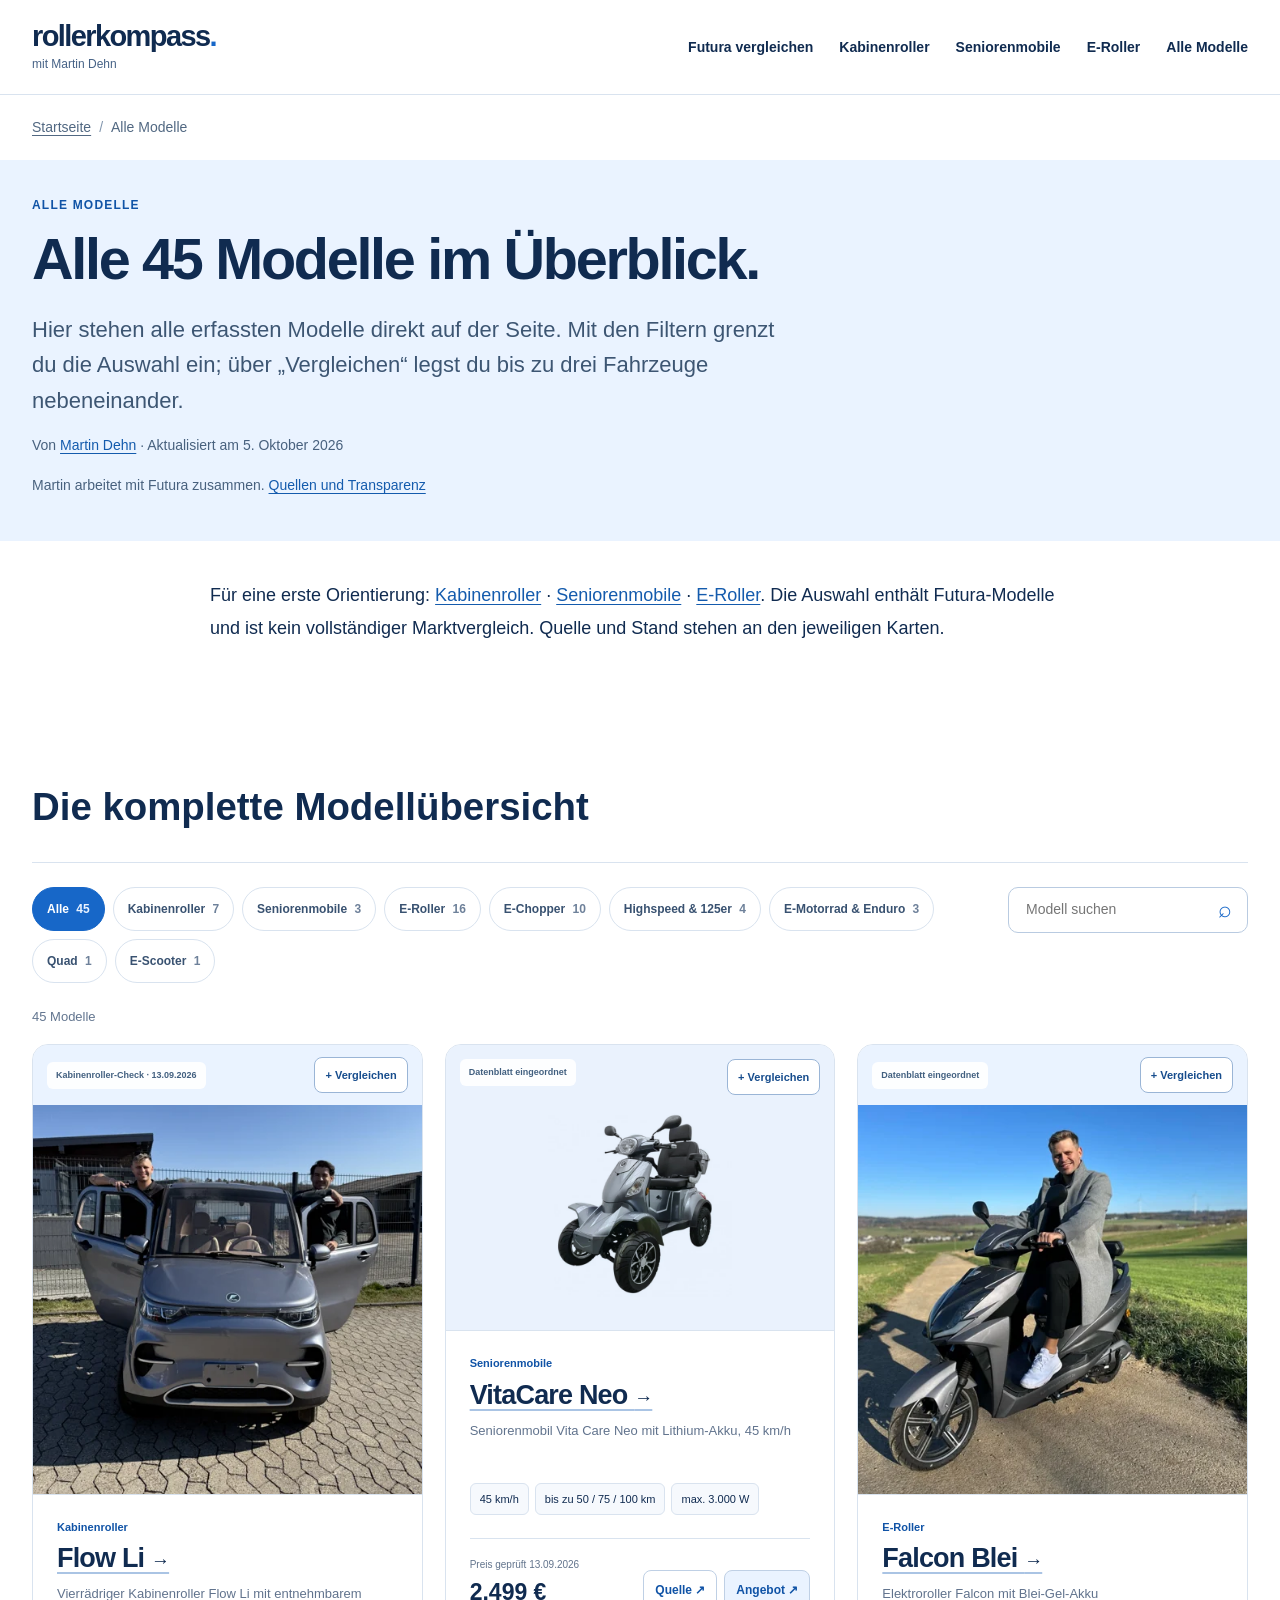
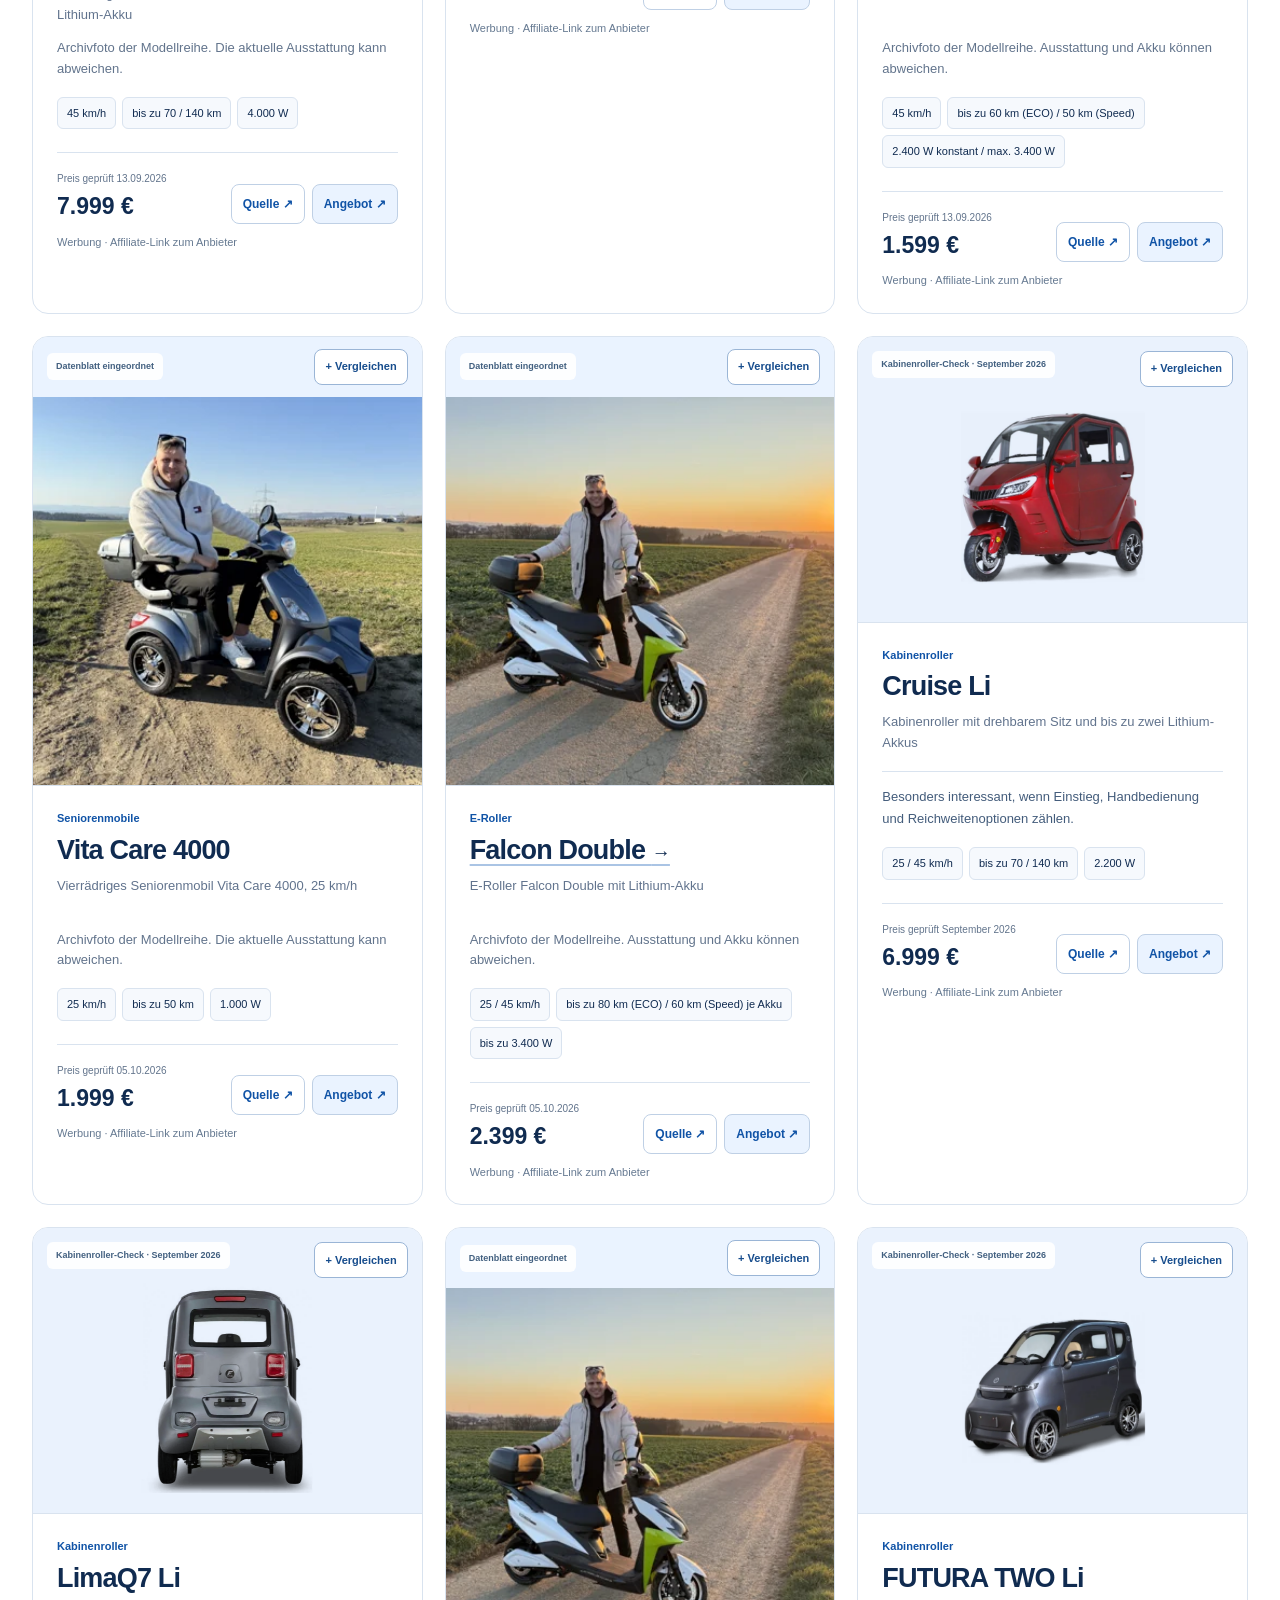
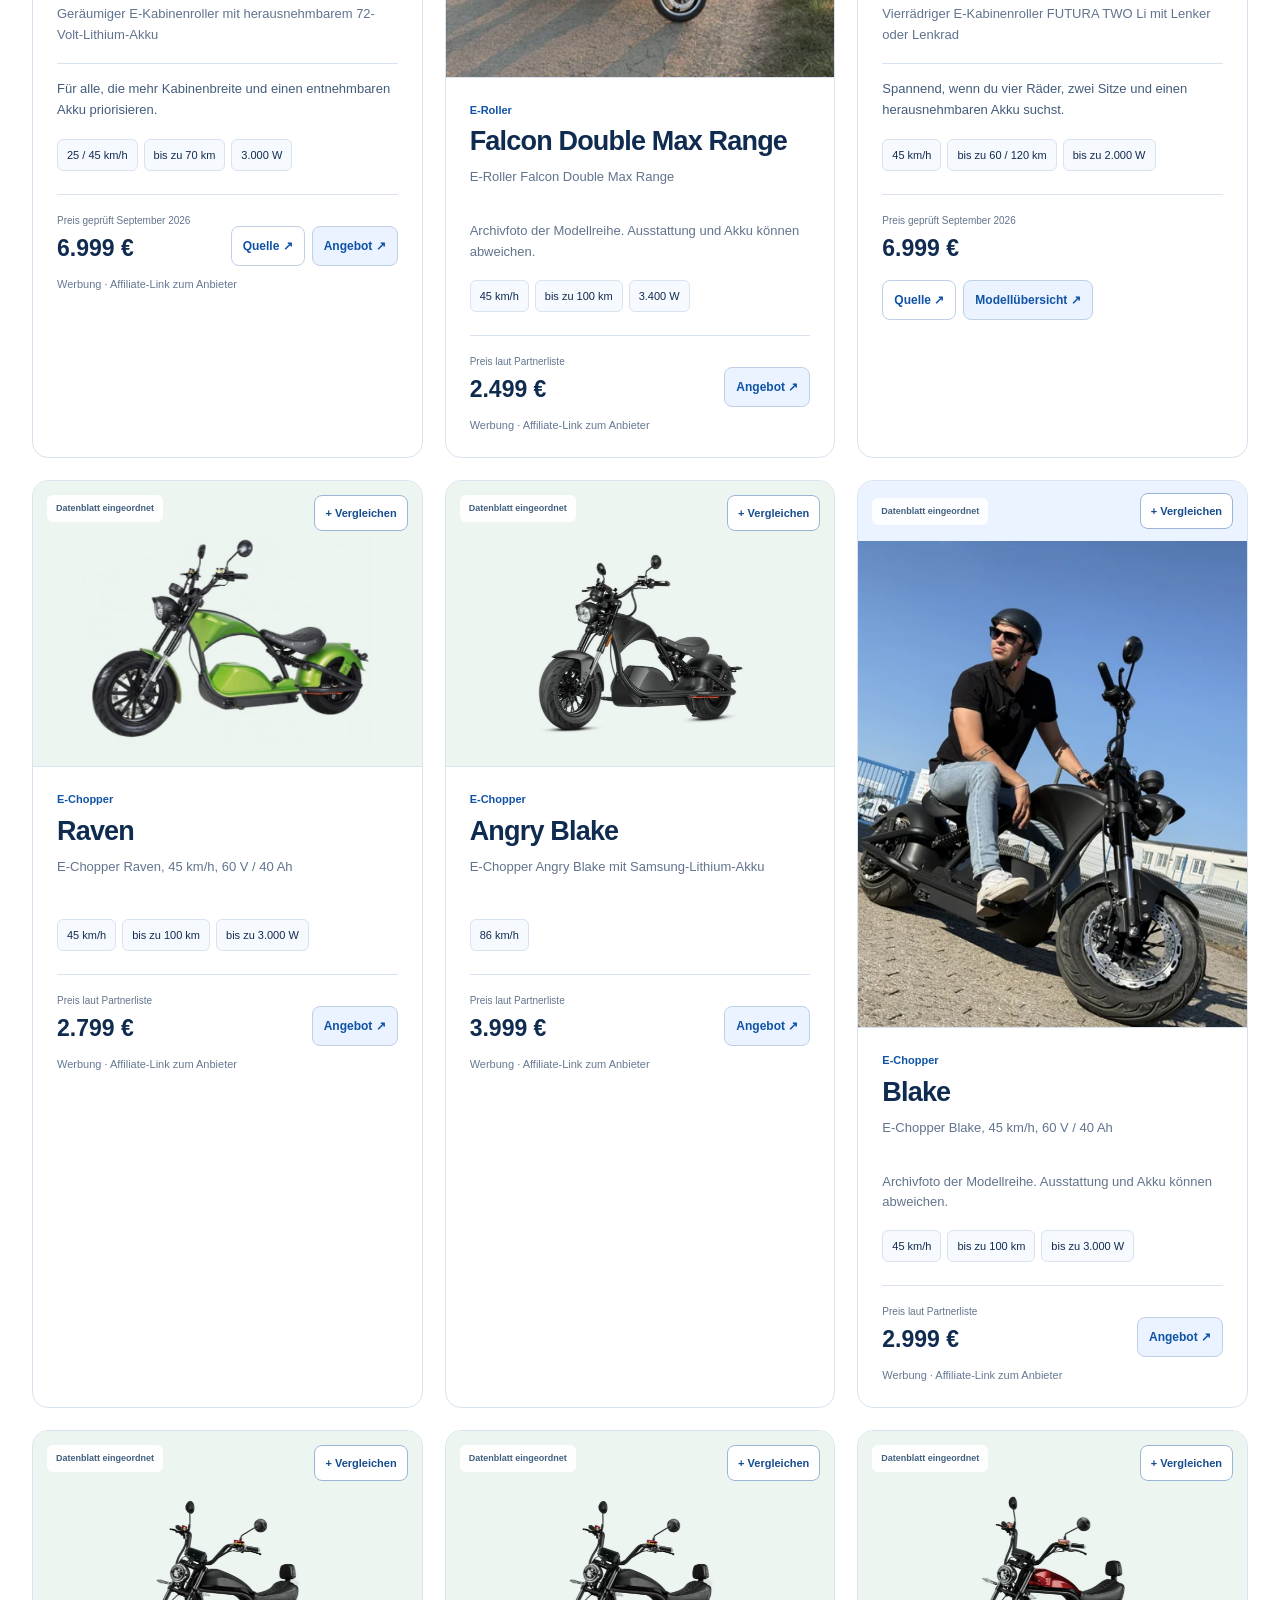
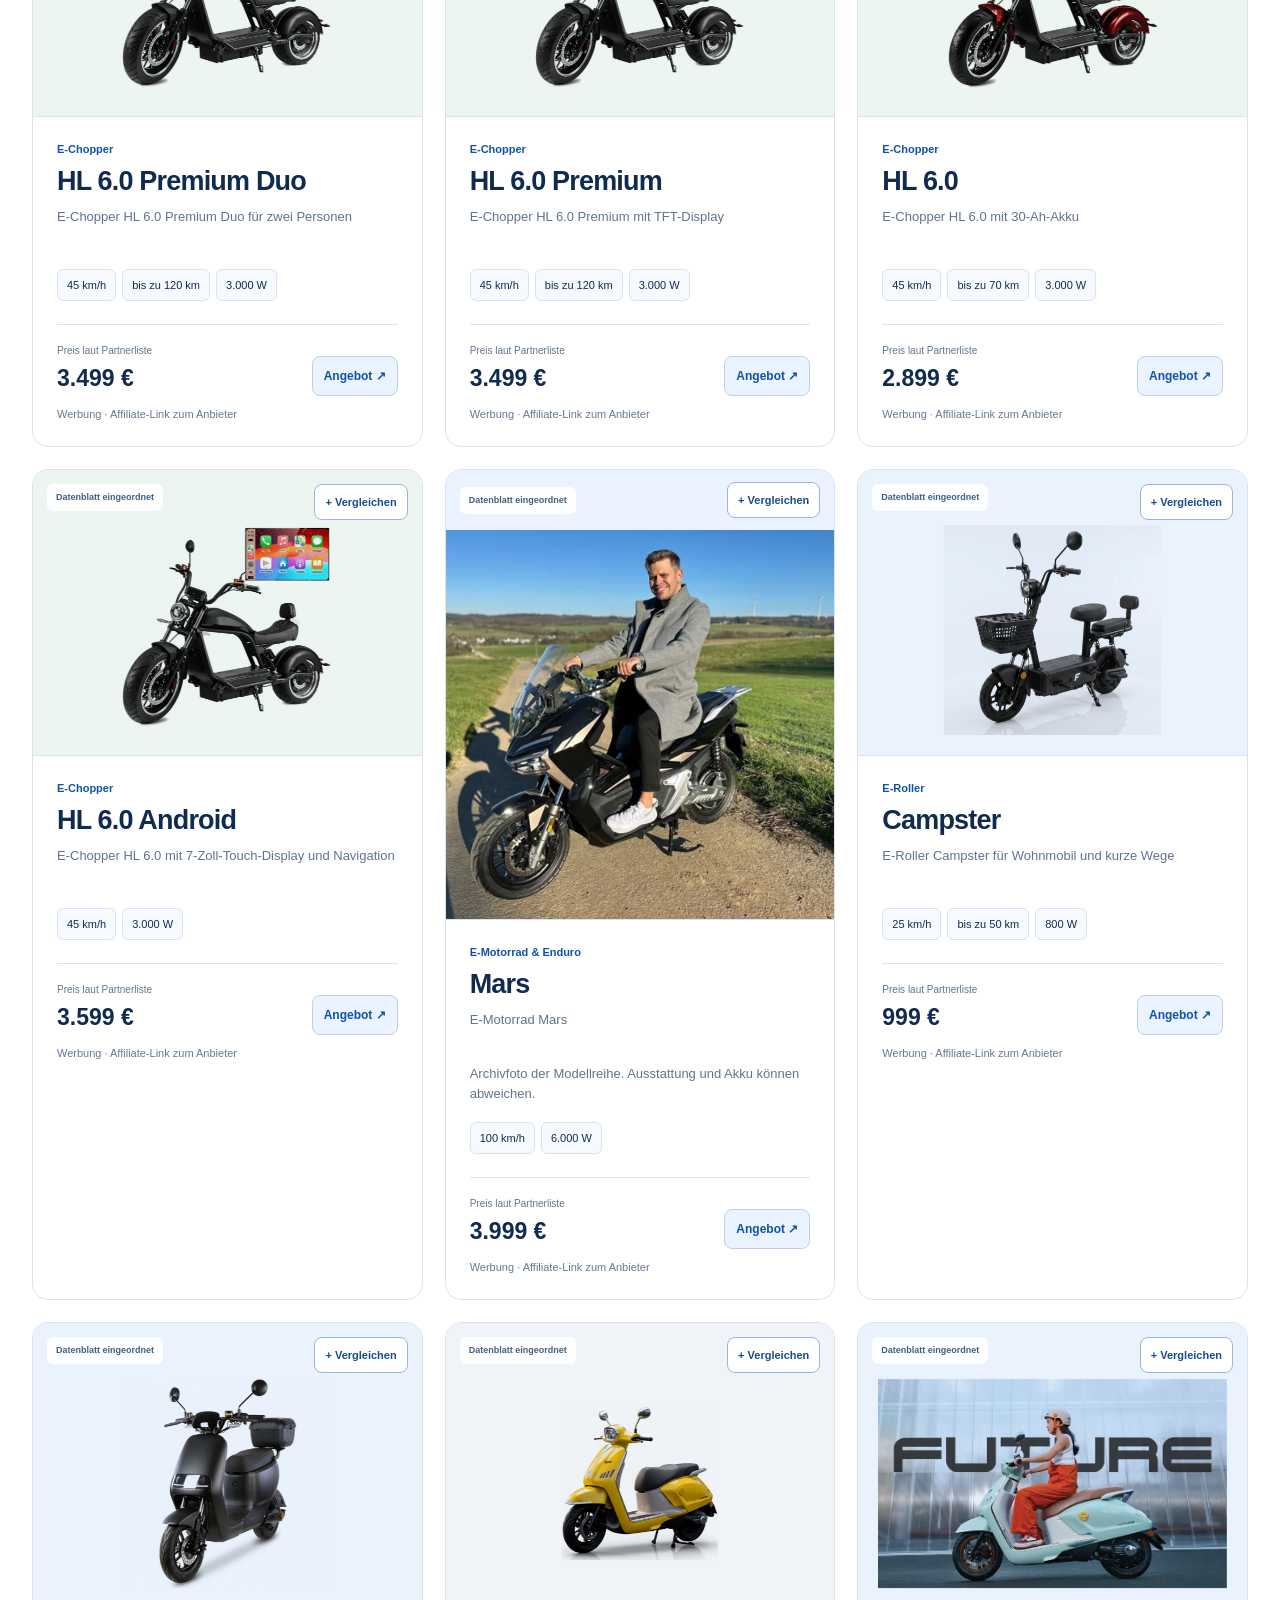
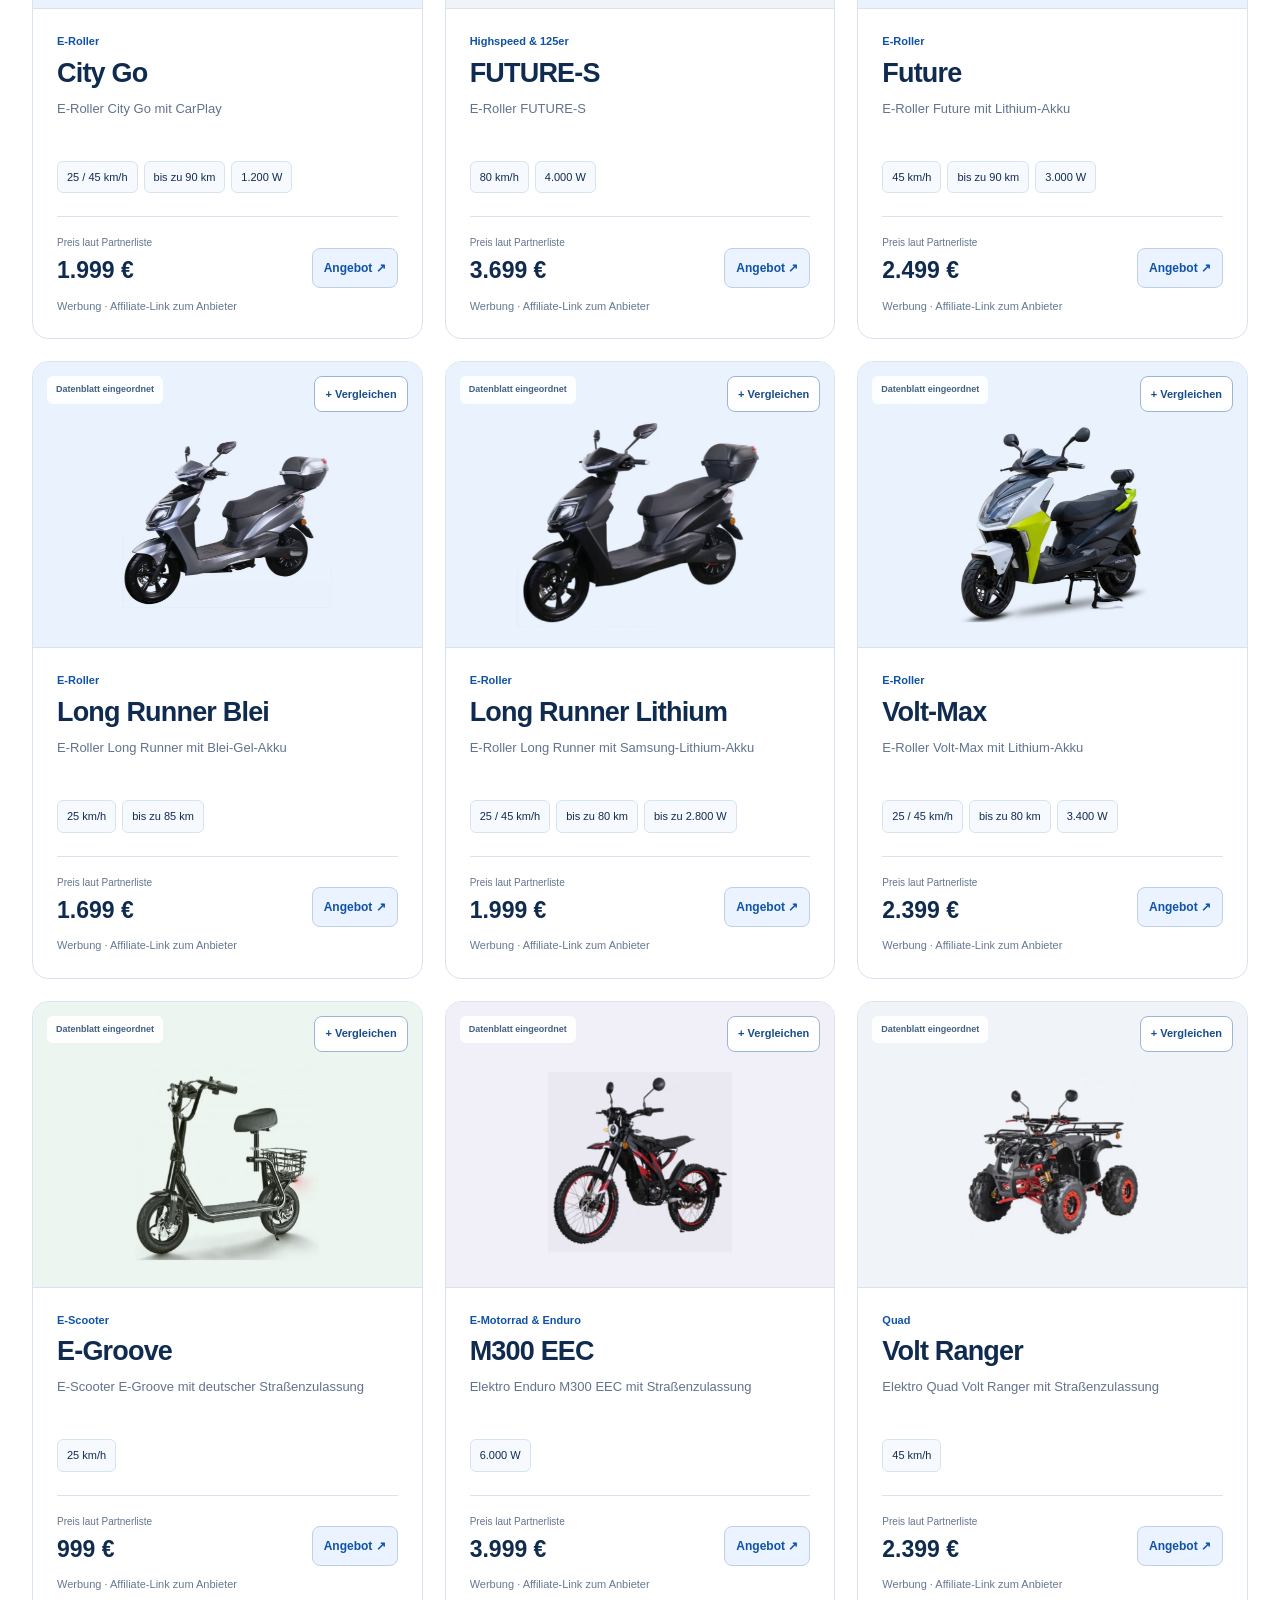
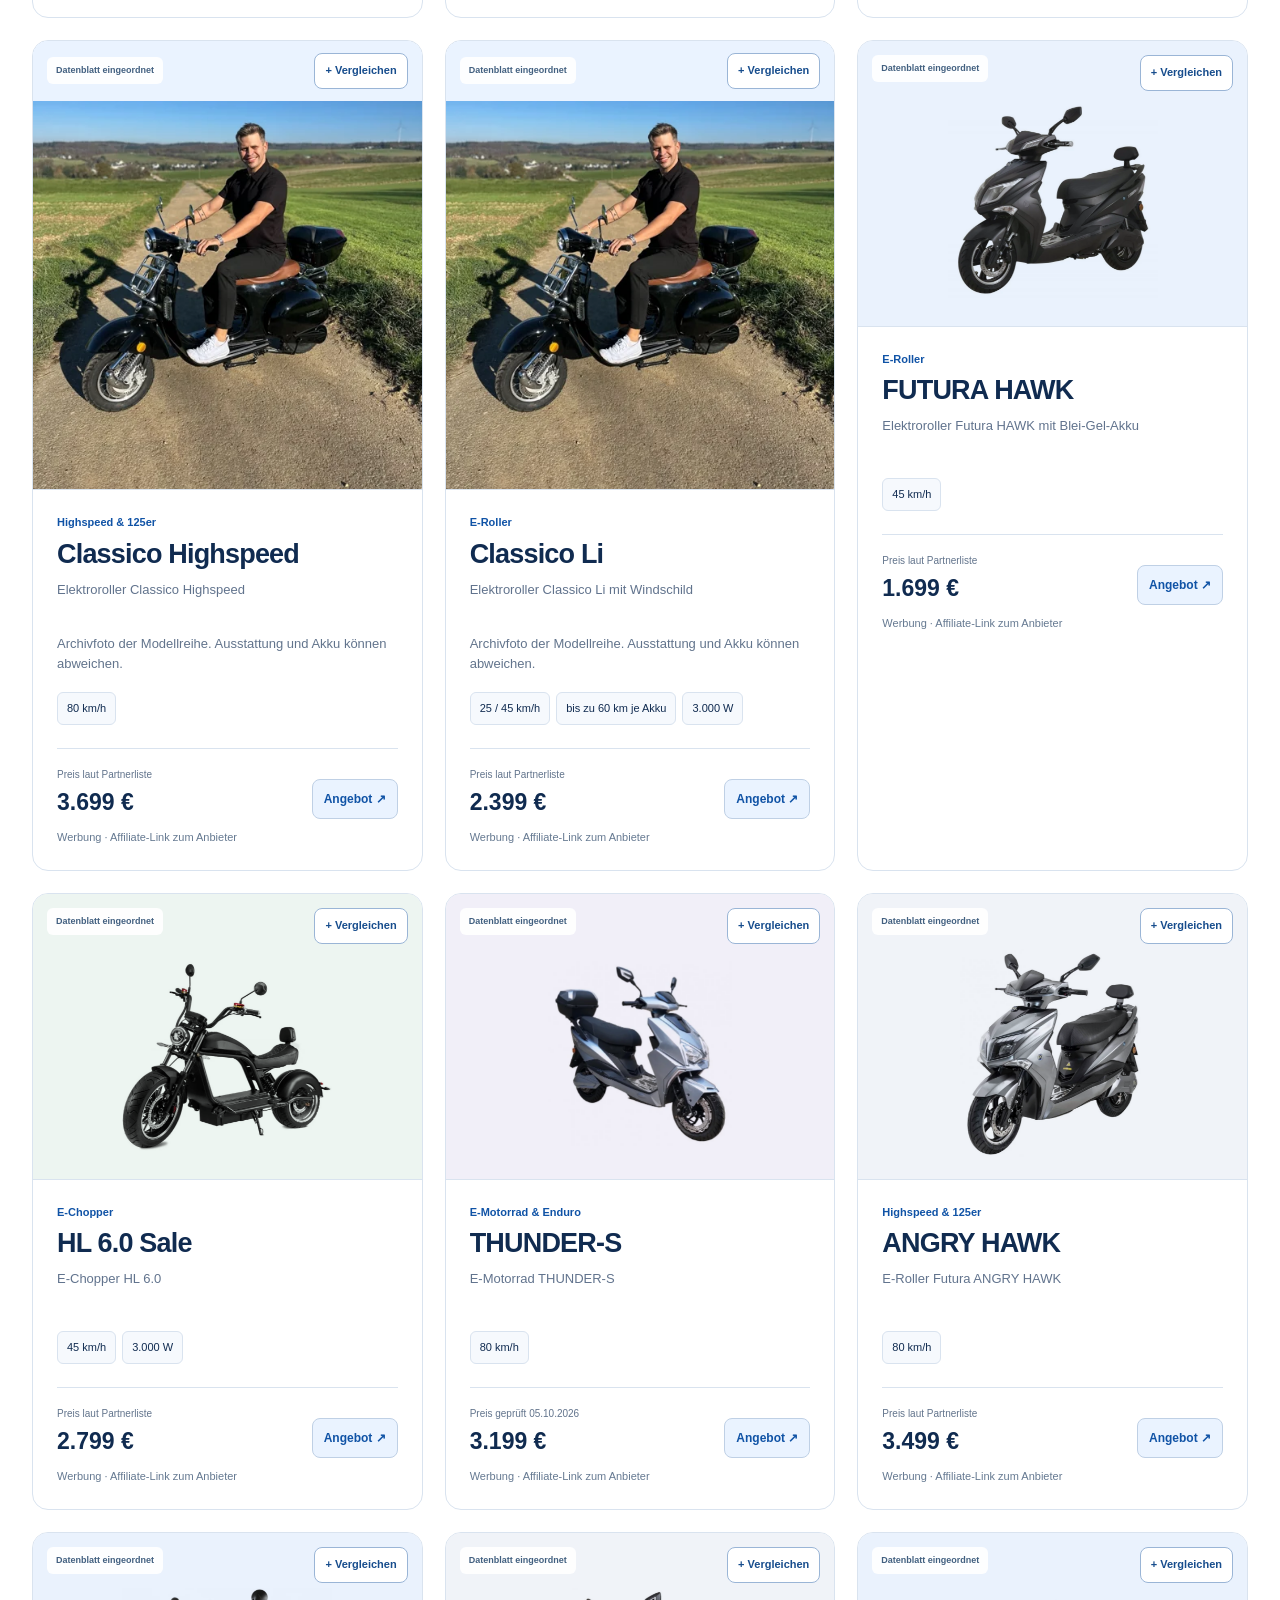
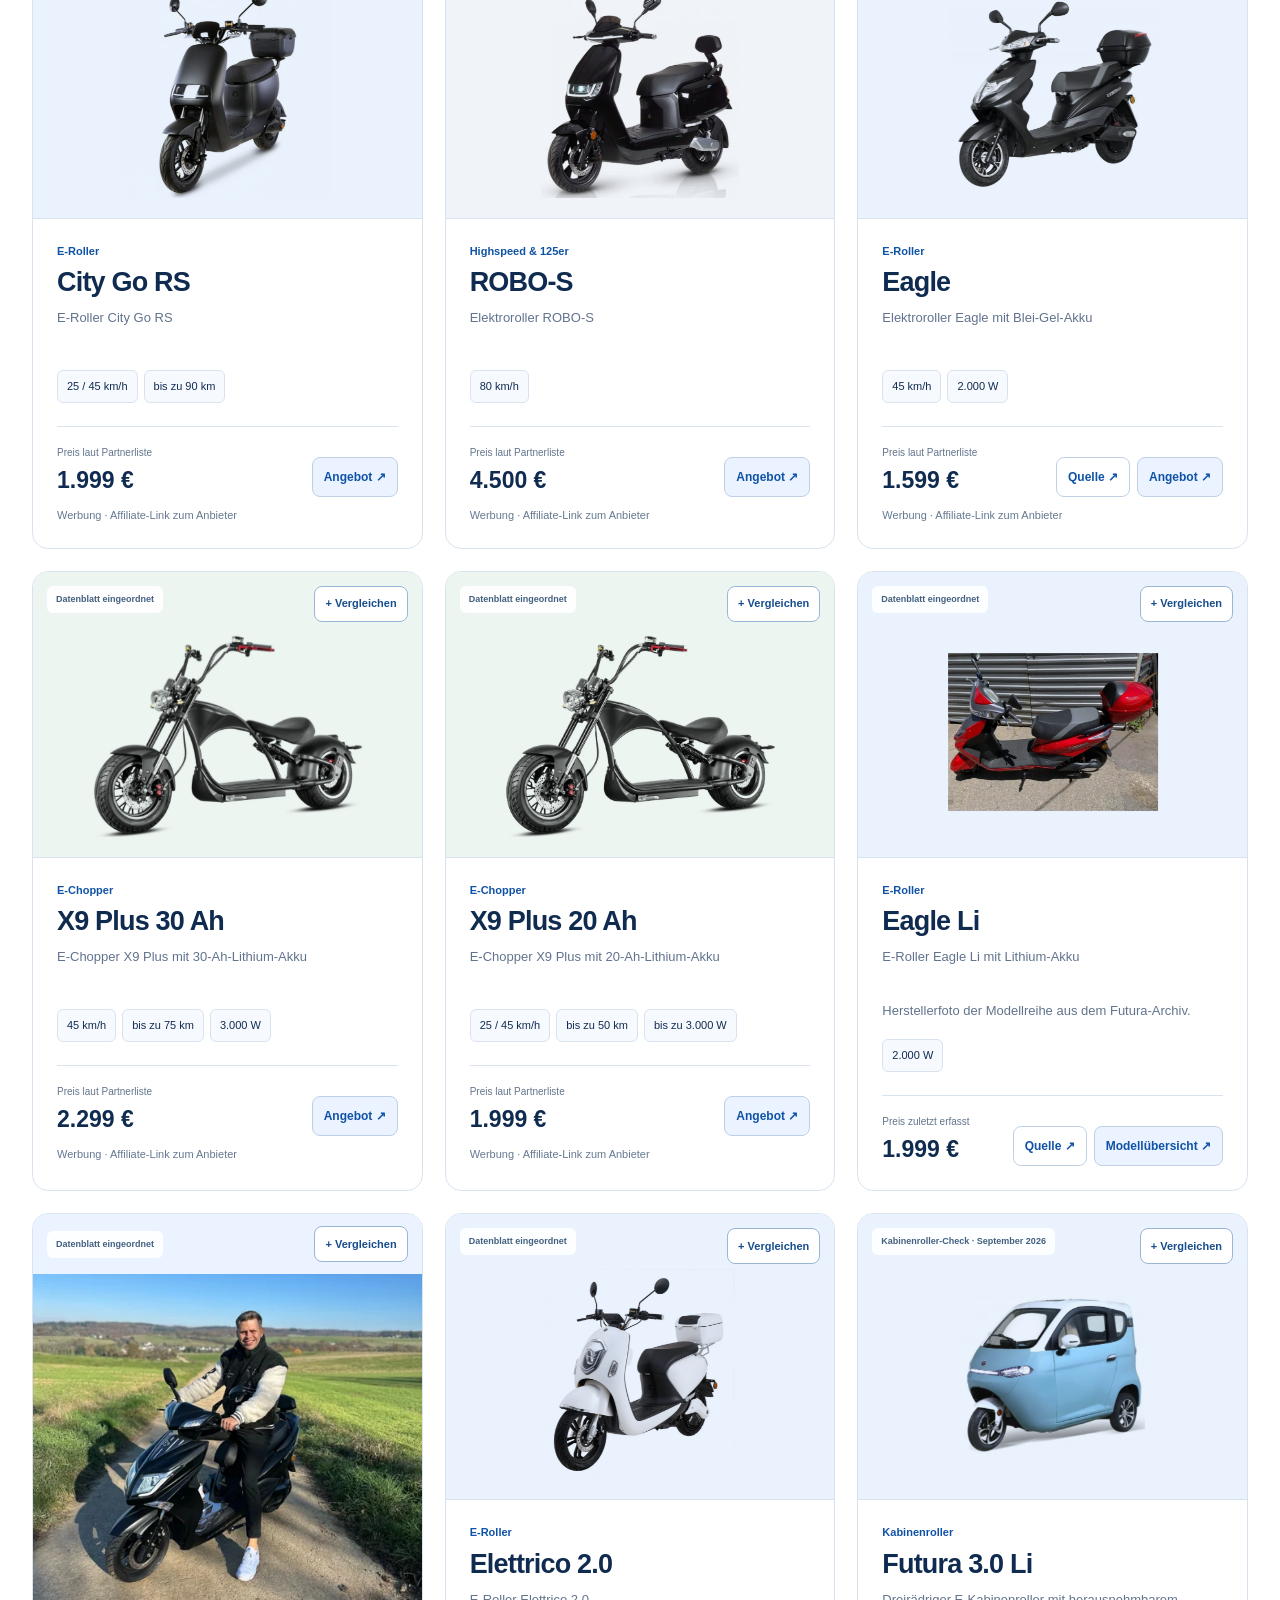
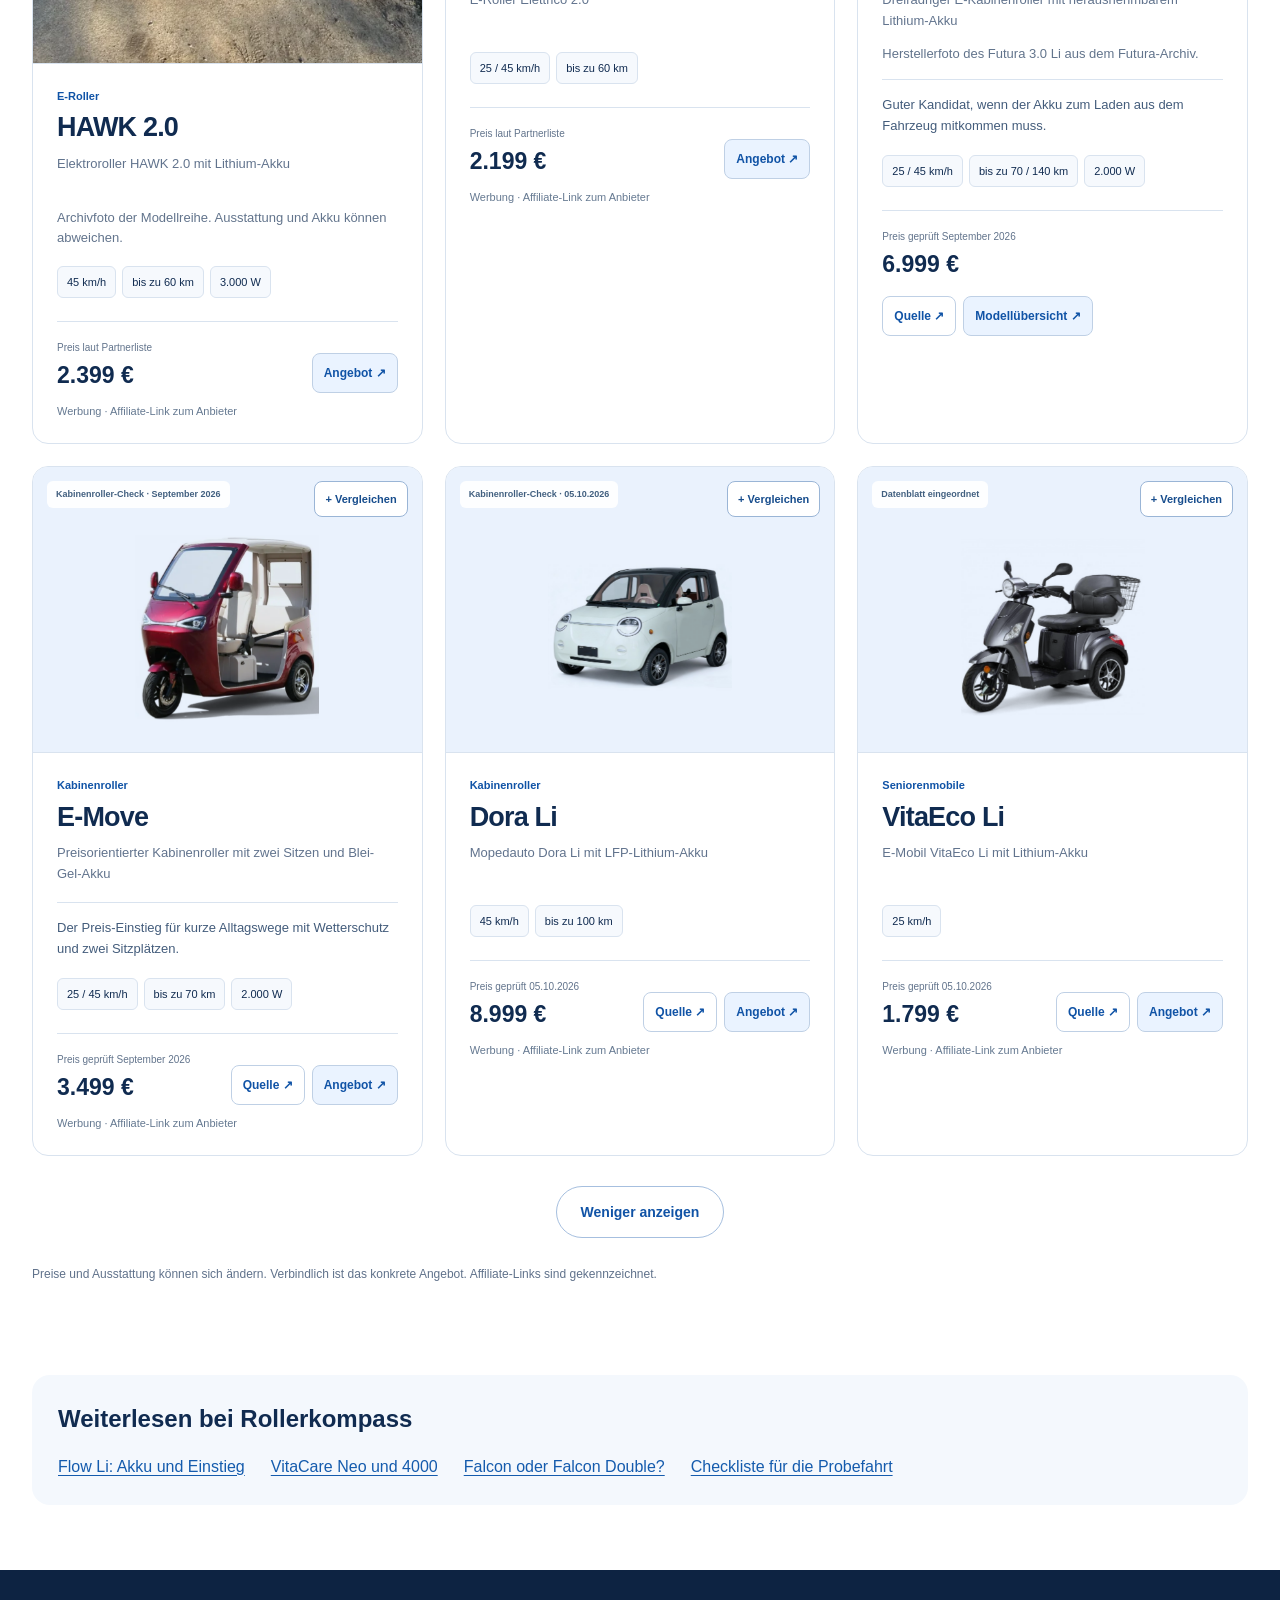
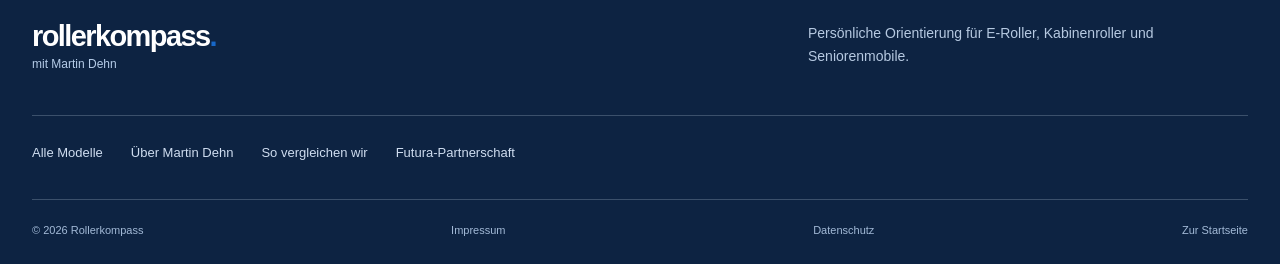
<file: modelle/index.html>
<!doctype html><html lang="de"><head><meta charset="utf-8"><meta name="viewport" content="width=device-width, initial-scale=1"><title>45 E-Roller &amp; Kabinenroller im Vergleich | Rollerkompass</title><meta name="description" content="45 E-Roller, Kabinenroller, Seniorenmobile und E-Chopper vergleichen. Modelle filtern, Akku und Reichweite abgleichen und bis zu drei Fahrzeuge gegenüberstellen."><meta name="robots" content="index,follow,max-image-preview:large"><link rel="canonical" href="https://rollerkompass.de/modelle/"><meta property="og:type" content="website"><meta property="og:locale" content="de_DE"><meta property="og:site_name" content="Rollerkompass"><meta property="og:title" content="45 E-Roller &amp; Kabinenroller im Vergleich"><meta property="og:description" content="45 E-Roller, Kabinenroller, Seniorenmobile und E-Chopper vergleichen. Modelle filtern, Akku und Reichweite abgleichen und bis zu drei Fahrzeuge gegenüberstellen."><meta property="og:url" content="https://rollerkompass.de/modelle/"><meta property="og:image" content="https://rollerkompass.de/og.png"><meta property="og:image:alt" content="Rollerkompass mit Martin Dehn"><meta name="twitter:card" content="summary_large_image"><link rel="stylesheet" href="/styles.css?v=catalog-20261005b"><script type="application/ld+json">{"@context":"https://schema.org","@graph":[{"@type":"WebSite","@id":"https://rollerkompass.de/#website","name":"Rollerkompass","alternateName":"Rollerkompass mit Martin Dehn","url":"https://rollerkompass.de/","inLanguage":"de-DE","publisher":{"@id":"https://rollerkompass.de/#organization"}},{"@type":"Organization","@id":"https://rollerkompass.de/#organization","name":"Rollerkompass","url":"https://rollerkompass.de/","founder":{"@id":"https://rollerkompass.de/ueber-martin-dehn/#person"}},{"@type":"Person","@id":"https://rollerkompass.de/ueber-martin-dehn/#person","name":"Martin Dehn","url":"https://rollerkompass.de/ueber-martin-dehn/","image":"https://rollerkompass.de/assets/martin-portrait-1280.webp","sameAs":["https://martindehn.de/"]},{"@type":"CollectionPage","@id":"https://rollerkompass.de/modelle/#page","url":"https://rollerkompass.de/modelle/","name":"Alle 45 Modelle im Überblick.","description":"45 E-Roller, Kabinenroller, Seniorenmobile und E-Chopper vergleichen. Modelle filtern, Akku und Reichweite abgleichen und bis zu drei Fahrzeuge gegenüberstellen.","inLanguage":"de-DE","isPartOf":{"@id":"https://rollerkompass.de/#website"},"dateModified":"2026-10-05","breadcrumb":{"@type":"BreadcrumbList","itemListElement":[{"@type":"ListItem","position":1,"name":"Startseite","item":"https://rollerkompass.de/"},{"@type":"ListItem","position":2,"name":"Alle Modelle","item":"https://rollerkompass.de/modelle/"}]},"mainEntity":{"@type":"ItemList","numberOfItems":45,"itemListElement":[{"@type":"ListItem","position":1,"name":"Flow Li","url":"https://rollerkompass.de/kabinenroller/flow-li/"},{"@type":"ListItem","position":2,"name":"VitaCare Neo","url":"https://rollerkompass.de/seniorenmobile/vita-care-neo/"},{"@type":"ListItem","position":3,"name":"Falcon Blei","url":"https://rollerkompass.de/e-roller/falcon/"},{"@type":"ListItem","position":4,"name":"Vita Care 4000","url":"https://rollerkompass.de/modelle/#modell-vita-care-4000"},{"@type":"ListItem","position":5,"name":"Falcon Double","url":"https://rollerkompass.de/e-roller/falcon/"},{"@type":"ListItem","position":6,"name":"Cruise Li","url":"https://rollerkompass.de/modelle/#modell-cruise-li"},{"@type":"ListItem","position":7,"name":"LimaQ7 Li","url":"https://rollerkompass.de/modelle/#modell-limaq7-li"},{"@type":"ListItem","position":8,"name":"Falcon Double Max Range","url":"https://rollerkompass.de/modelle/#modell-falcon-double-max-range"},{"@type":"ListItem","position":9,"name":"FUTURA TWO Li","url":"https://rollerkompass.de/modelle/#modell-futura-two-li"},{"@type":"ListItem","position":10,"name":"Raven","url":"https://rollerkompass.de/modelle/#modell-raven"},{"@type":"ListItem","position":11,"name":"Angry Blake","url":"https://rollerkompass.de/modelle/#modell-angry-blake"},{"@type":"ListItem","position":12,"name":"Blake","url":"https://rollerkompass.de/modelle/#modell-blake"},{"@type":"ListItem","position":13,"name":"HL 6.0 Premium Duo","url":"https://rollerkompass.de/modelle/#modell-hl-6-premium-duo"},{"@type":"ListItem","position":14,"name":"HL 6.0 Premium","url":"https://rollerkompass.de/modelle/#modell-hl-6-premium"},{"@type":"ListItem","position":15,"name":"HL 6.0","url":"https://rollerkompass.de/modelle/#modell-hl-6"},{"@type":"ListItem","position":16,"name":"HL 6.0 Android","url":"https://rollerkompass.de/modelle/#modell-hl-6-android"},{"@type":"ListItem","position":17,"name":"Mars","url":"https://rollerkompass.de/modelle/#modell-mars"},{"@type":"ListItem","position":18,"name":"Campster","url":"https://rollerkompass.de/modelle/#modell-campster"},{"@type":"ListItem","position":19,"name":"City Go","url":"https://rollerkompass.de/modelle/#modell-city-go"},{"@type":"ListItem","position":20,"name":"FUTURE-S","url":"https://rollerkompass.de/modelle/#modell-future-s"},{"@type":"ListItem","position":21,"name":"Future","url":"https://rollerkompass.de/modelle/#modell-future"},{"@type":"ListItem","position":22,"name":"Long Runner Blei","url":"https://rollerkompass.de/modelle/#modell-long-runner-blei"},{"@type":"ListItem","position":23,"name":"Long Runner Lithium","url":"https://rollerkompass.de/modelle/#modell-long-runner-lithium"},{"@type":"ListItem","position":24,"name":"Volt-Max","url":"https://rollerkompass.de/modelle/#modell-volt-max"},{"@type":"ListItem","position":25,"name":"E-Groove","url":"https://rollerkompass.de/modelle/#modell-e-groove"},{"@type":"ListItem","position":26,"name":"M300 EEC","url":"https://rollerkompass.de/modelle/#modell-m300-eec"},{"@type":"ListItem","position":27,"name":"Volt Ranger","url":"https://rollerkompass.de/modelle/#modell-volt-ranger"},{"@type":"ListItem","position":28,"name":"Classico Highspeed","url":"https://rollerkompass.de/modelle/#modell-classico-highspeed"},{"@type":"ListItem","position":29,"name":"Classico Li","url":"https://rollerkompass.de/modelle/#modell-classico-li"},{"@type":"ListItem","position":30,"name":"FUTURA HAWK","url":"https://rollerkompass.de/modelle/#modell-futura-hawk"},{"@type":"ListItem","position":31,"name":"HL 6.0 Sale","url":"https://rollerkompass.de/modelle/#modell-hl-6-sale"},{"@type":"ListItem","position":32,"name":"THUNDER-S","url":"https://rollerkompass.de/modelle/#modell-thunder-s"},{"@type":"ListItem","position":33,"name":"ANGRY HAWK","url":"https://rollerkompass.de/modelle/#modell-angry-hawk"},{"@type":"ListItem","position":34,"name":"City Go RS","url":"https://rollerkompass.de/modelle/#modell-city-go-rs"},{"@type":"ListItem","position":35,"name":"ROBO-S","url":"https://rollerkompass.de/modelle/#modell-robo-s"},{"@type":"ListItem","position":36,"name":"Eagle","url":"https://rollerkompass.de/modelle/#modell-eagle"},{"@type":"ListItem","position":37,"name":"X9 Plus 30 Ah","url":"https://rollerkompass.de/modelle/#modell-x9-plus-30ah"},{"@type":"ListItem","position":38,"name":"X9 Plus 20 Ah","url":"https://rollerkompass.de/modelle/#modell-x9-plus-20ah"},{"@type":"ListItem","position":39,"name":"Eagle Li","url":"https://rollerkompass.de/modelle/#modell-eagle-li"},{"@type":"ListItem","position":40,"name":"HAWK 2.0","url":"https://rollerkompass.de/modelle/#modell-hawk-2"},{"@type":"ListItem","position":41,"name":"Elettrico 2.0","url":"https://rollerkompass.de/modelle/#modell-elettrico-2"},{"@type":"ListItem","position":42,"name":"Futura 3.0 Li","url":"https://rollerkompass.de/modelle/#modell-futura-3-li"},{"@type":"ListItem","position":43,"name":"E-Move","url":"https://rollerkompass.de/modelle/#modell-e-move"},{"@type":"ListItem","position":44,"name":"Dora Li","url":"https://rollerkompass.de/modelle/#modell-dora-li"},{"@type":"ListItem","position":45,"name":"VitaEco Li","url":"https://rollerkompass.de/modelle/#modell-vitaeco-li"}]}}]}</script></head><body><a class="skip-link" href="#inhalt">Zum Inhalt springen</a><header class="page-header"><nav class="nav shell" aria-label="Hauptnavigation"><a class="brand" href="/" aria-label="Rollerkompass Startseite"><span class="brand-word">rollerkompass<span>.</span></span><small>mit Martin Dehn</small></a><div class="nav-links"><a href="/elektroroller-futura/">Futura vergleichen</a><a href="/kabinenroller/">Kabinenroller</a><a href="/seniorenmobile/">Seniorenmobile</a><a href="/e-roller/">E-Roller</a><a href="/modelle/">Alle Modelle</a></div><details class="mobile-nav"><summary>Menü <span aria-hidden="true">☰</span></summary><div><a href="/elektroroller-futura/">Futura vergleichen</a><a href="/kabinenroller/">Kabinenroller</a><a href="/seniorenmobile/">Seniorenmobile</a><a href="/e-roller/">E-Roller</a><a href="/modelle/">Alle Modelle</a><a href="/ratgeber/probefahrt-checkliste/">Probefahrt-Checkliste</a><a href="/ueber-martin-dehn/">Über Martin Dehn</a></div></details></nav></header><main id="inhalt"><div class="shell"><nav class="breadcrumbs" aria-label="Brotkrumennavigation"><ol><li><a href="/">Startseite</a></li><li><span aria-current="page">Alle Modelle</span></li></ol></nav></div><section class="editorial-hero"><div class="shell "><div><p class="eyebrow">Alle Modelle</p><h1>Alle 45 Modelle im Überblick.</h1><p class="editorial-intro">Hier stehen alle erfassten Modelle direkt auf der Seite. Mit den Filtern grenzt du die Auswahl ein; über „Vergleichen“ legst du bis zu drei Fahrzeuge nebeneinander.</p><p class="editorial-byline">Von <a href="/ueber-martin-dehn/">Martin Dehn</a> · Aktualisiert am <time datetime="2026-10-05">5. Oktober 2026</time></p><p class="editorial-disclosure">Martin arbeitet mit Futura zusammen. <a href="/so-vergleichen-wir/">Quellen und Transparenz</a></p></div></div></section><div class="shell editorial-body"><p>Für eine erste Orientierung: <a href="/kabinenroller/">Kabinenroller</a> · <a href="/seniorenmobile/">Seniorenmobile</a> · <a href="/e-roller/">E-Roller</a>. Die Auswahl enthält Futura-Modelle und ist kein vollständiger Marktvergleich. Quelle und Stand stehen an den jeweiligen Karten.</p></div><section class="section models-section"><div class="shell"><h2 class="catalogue-heading">Die komplette Modellübersicht</h2><div class="explorer" data-category="Alle" data-show-all="true">
      <div class="explorer-toolbar">
        <div class="category-tabs" aria-label="Modelle nach Kategorie filtern">
          <button class="category-tab active" data-category="Alle" aria-pressed="true" type="button">Alle <span>45</span></button><button class="category-tab" data-category="Kabinenroller" aria-pressed="false" type="button">Kabinenroller <span>7</span></button><button class="category-tab" data-category="Seniorenmobile" aria-pressed="false" type="button">Seniorenmobile <span>3</span></button><button class="category-tab" data-category="E-Roller" aria-pressed="false" type="button">E-Roller <span>16</span></button><button class="category-tab" data-category="E-Chopper" aria-pressed="false" type="button">E-Chopper <span>10</span></button><button class="category-tab" data-category="Highspeed &amp; 125er" aria-pressed="false" type="button">Highspeed &amp; 125er <span>4</span></button><button class="category-tab" data-category="E-Motorrad &amp; Enduro" aria-pressed="false" type="button">E-Motorrad &amp; Enduro <span>3</span></button><button class="category-tab" data-category="Quad" aria-pressed="false" type="button">Quad <span>1</span></button><button class="category-tab" data-category="E-Scooter" aria-pressed="false" type="button">E-Scooter <span>1</span></button>
        </div>
        <label class="model-search">
          <span class="sr-only">Modelle durchsuchen</span>
          <input placeholder="Modell suchen" type="search" value="">
          <span aria-hidden="true">⌕</span>
        </label>
      </div>
      <p class="explorer-result" role="status" aria-live="polite">45 Modelle</p>
      <div class="product-grid">
      <article class="product-card" id="modell-flow-li">
        <div class="product-visual accent-cabin product-visual-personal">
          <div class="product-badges">
            <span>Kabinenroller-Check · 13.09.2026</span>
            <button aria-pressed="false" class="compare-toggle" data-compare="flow-li" type="button">
              + Vergleichen
            </button>
          </div>
          <img class="product-personal-image" alt="Martin und Luca an den geöffneten Türen eines silbernen Flow-Kabinenrollers." loading="lazy" decoding="async" src="/assets/produkt-flow-960.webp" srcset="/assets/produkt-flow-480.webp 480w, /assets/produkt-flow-960.webp 960w" sizes="(max-width: 560px) calc(100vw - 32px), (max-width: 620px) calc(100vw - 40px), (max-width: 900px) calc((100vw - 62px) / 2), (max-width: 1100px) calc((100vw - 86px) / 2), 425px" width="4284" height="5712">
        </div>
        <div class="product-body">
          <p class="product-category">Kabinenroller</p>
          <h3><a class="model-detail-link" href="/kabinenroller/flow-li/">Flow Li <span aria-hidden="true">→</span></a></h3>
          <p class="product-fullname">Vierrädriger Kabinenroller Flow Li mit entnehmbarem Lithium-Akku</p>
          <p class="product-photo-note">Archivfoto der Modellreihe. Die aktuelle Ausstattung kann abweichen.</p>
          
          
          <div class="quick-specs"><span>45 km/h</span><span>bis zu 70 / 140 km</span><span>4.000 W</span></div>
          <div class="product-footer">
            <div>
              <small>Preis geprüft 13.09.2026</small>
              <strong>7.999 €</strong>
            </div>
            <div class="product-actions">
              <a data-rk-model="flow-li" data-rk-kind="source" class="round-action" href="https://elektroroller-futura.de/shop/elektromobilitaet-fuer-senioren/elektro-kabinenroller-flow" target="_blank" rel="noopener noreferrer">Quelle ↗</a>
              <a data-rk-model="flow-li" data-rk-kind="offer" class="round-action round-action-dark" href="https://elektroroller-futura.de/shop/elektromobilitaet-fuer-senioren/elektro-kabinenroller-flow?affp=17205#/geschwindigkeit_auswahlen-45_km_h/farbe-light_grey/anzahl_lithium_ionen_akkus-1_lithium_akku_70_km_reichweite" target="_blank" rel="sponsored nofollow noopener noreferrer" aria-label="Angebot für Flow Li bei Futura ansehen (Affiliate-Link)">Angebot ↗</a>
            </div>
          </div>
          <p class="product-affiliate">Werbung · Affiliate-Link zum Anbieter</p>
        </div>
      </article>
      <article class="product-card" id="modell-vita-care-neo">
        <div class="product-visual accent-blue">
          <div class="product-badges">
            <span>Datenblatt eingeordnet</span>
            <button aria-pressed="false" class="compare-toggle" data-compare="vita-care-neo" type="button">
              + Vergleichen
            </button>
          </div>
          <img alt="VitaCare Neo – Herstellerfoto" loading="lazy" decoding="async" src="/assets/futura-vitacare-neo-960.webp" srcset="/assets/futura-vitacare-neo-480.webp 480w, /assets/futura-vitacare-neo-960.webp 960w" sizes="(max-width: 620px) calc(100vw - 72px), 385px" width="960" height="1097">
        </div>
        <div class="product-body">
          <p class="product-category">Seniorenmobile</p>
          <h3><a class="model-detail-link" href="/seniorenmobile/vita-care-neo/">VitaCare Neo <span aria-hidden="true">→</span></a></h3>
          <p class="product-fullname">Seniorenmobil Vita Care Neo mit Lithium-Akku, 45 km/h</p>
          
          
          
          <div class="quick-specs"><span>45 km/h</span><span>bis zu 50 / 75 / 100 km</span><span>max. 3.000 W</span></div>
          <div class="product-footer">
            <div>
              <small>Preis geprüft 13.09.2026</small>
              <strong>2.499 €</strong>
            </div>
            <div class="product-actions">
              <a data-rk-model="vita-care-neo" data-rk-kind="source" class="round-action" href="https://elektroroller-futura.de/shop/elektromobilitaet-fuer-senioren/vita-care-neo" target="_blank" rel="noopener noreferrer">Quelle ↗</a>
              <a data-rk-model="vita-care-neo" data-rk-kind="offer" class="round-action round-action-dark" href="https://elektroroller-futura.de/shop/elektromobilitaet-fuer-senioren/vita-care-neo?affp=17205#/farbe-light_grey/anzahl_lithium_ionen_akkus-60v_20ah_50km_reichweite" target="_blank" rel="sponsored nofollow noopener noreferrer" aria-label="Angebot für VitaCare Neo bei Futura ansehen (Affiliate-Link)">Angebot ↗</a>
            </div>
          </div>
          <p class="product-affiliate">Werbung · Affiliate-Link zum Anbieter</p>
        </div>
      </article>
      <article class="product-card" id="modell-falcon-blei">
        <div class="product-visual accent-blue product-visual-personal">
          <div class="product-badges">
            <span>Datenblatt eingeordnet</span>
            <button aria-pressed="false" class="compare-toggle" data-compare="falcon-blei" type="button">
              + Vergleichen
            </button>
          </div>
          <img class="product-personal-image" alt="Martin sitzt im grauen Mantel auf einem Falcon." loading="lazy" decoding="async" src="/assets/produkt-falcon-960.webp" srcset="/assets/produkt-falcon-480.webp 480w, /assets/produkt-falcon-960.webp 960w" sizes="(max-width: 560px) calc(100vw - 32px), (max-width: 620px) calc(100vw - 40px), (max-width: 900px) calc((100vw - 62px) / 2), (max-width: 1100px) calc((100vw - 86px) / 2), 425px" width="960" height="1280">
        </div>
        <div class="product-body">
          <p class="product-category">E-Roller</p>
          <h3><a class="model-detail-link" href="/e-roller/falcon/">Falcon Blei <span aria-hidden="true">→</span></a></h3>
          <p class="product-fullname">Elektroroller Falcon mit Blei-Gel-Akku</p>
          <p class="product-photo-note">Archivfoto der Modellreihe. Ausstattung und Akku können abweichen.</p>
          
          
          <div class="quick-specs"><span>45 km/h</span><span>bis zu 60 km (ECO) / 50 km (Speed)</span><span>2.400 W konstant / max. 3.400 W</span></div>
          <div class="product-footer">
            <div>
              <small>Preis geprüft 13.09.2026</small>
              <strong>1.599 €</strong>
            </div>
            <div class="product-actions">
              <a data-rk-model="falcon-blei" data-rk-kind="source" class="round-action" href="https://elektroroller-futura.de/shop/elektroroller/e-scooter-kaufen-falcon-2" target="_blank" rel="noopener noreferrer">Quelle ↗</a>
              <a data-rk-model="falcon-blei" data-rk-kind="offer" class="round-action round-action-dark" href="https://elektroroller-futura.de/shop/elektroroller/e-scooter-kaufen-falcon-2?affp=17205#/farbe-schwarz" target="_blank" rel="sponsored nofollow noopener noreferrer" aria-label="Angebot für Falcon Blei bei Futura ansehen (Affiliate-Link)">Angebot ↗</a>
            </div>
          </div>
          <p class="product-affiliate">Werbung · Affiliate-Link zum Anbieter</p>
        </div>
      </article>
      <article class="product-card" id="modell-vita-care-4000">
        <div class="product-visual accent-blue product-visual-personal">
          <div class="product-badges">
            <span>Datenblatt eingeordnet</span>
            <button aria-pressed="false" class="compare-toggle" data-compare="vita-care-4000" type="button">
              + Vergleichen
            </button>
          </div>
          <img class="product-personal-image" alt="Martin sitzt auf einem VitaCare 4000 bei einem Fototermin auf einem Feldweg." loading="lazy" decoding="async" src="/assets/produkt-vitacare-960.webp" srcset="/assets/produkt-vitacare-480.webp 480w, /assets/produkt-vitacare-960.webp 960w" sizes="(max-width: 560px) calc(100vw - 32px), (max-width: 620px) calc(100vw - 40px), (max-width: 900px) calc((100vw - 62px) / 2), (max-width: 1100px) calc((100vw - 86px) / 2), 425px" width="5712" height="4284">
        </div>
        <div class="product-body">
          <p class="product-category">Seniorenmobile</p>
          <h3>Vita Care 4000</h3>
          <p class="product-fullname">Vierrädriges Seniorenmobil Vita Care 4000, 25 km/h</p>
          <p class="product-photo-note">Archivfoto der Modellreihe. Die aktuelle Ausstattung kann abweichen.</p>
          
          
          <div class="quick-specs"><span>25 km/h</span><span>bis zu 50 km</span><span>1.000 W</span></div>
          <div class="product-footer">
            <div>
              <small>Preis geprüft 05.10.2026</small>
              <strong>1.999 €</strong>
            </div>
            <div class="product-actions">
              <a data-rk-model="vita-care-4000" data-rk-kind="source" class="round-action" href="https://elektroroller-futura.de/shop/elektromobilitaet-fuer-senioren/vita-care-4000" target="_blank" rel="noopener noreferrer">Quelle ↗</a>
              <a data-rk-model="vita-care-4000" data-rk-kind="offer" class="round-action round-action-dark" href="https://elektroroller-futura.de/shop/elektromobilitaet-fuer-senioren/vita-care-4000?affp=17205#/farbe-light_grey" target="_blank" rel="sponsored nofollow noopener noreferrer" aria-label="Angebot für Vita Care 4000 bei Futura ansehen (Affiliate-Link)">Angebot ↗</a>
            </div>
          </div>
          <p class="product-affiliate">Werbung · Affiliate-Link zum Anbieter</p>
        </div>
      </article>
      <article class="product-card" id="modell-falcon-double">
        <div class="product-visual accent-blue product-visual-personal">
          <div class="product-badges">
            <span>Datenblatt eingeordnet</span>
            <button aria-pressed="false" class="compare-toggle" data-compare="falcon-double" type="button">
              + Vergleichen
            </button>
          </div>
          <img class="product-personal-image" alt="Martin mit einem weiß-grünen Falcon Double bei Sonnenuntergang." loading="lazy" decoding="async" src="/assets/produkt-falcon-double-960.webp" srcset="/assets/produkt-falcon-double-480.webp 480w, /assets/produkt-falcon-double-960.webp 960w" sizes="(max-width: 560px) calc(100vw - 32px), (max-width: 620px) calc(100vw - 40px), (max-width: 900px) calc((100vw - 62px) / 2), (max-width: 1100px) calc((100vw - 86px) / 2), 425px" width="5712" height="4284">
        </div>
        <div class="product-body">
          <p class="product-category">E-Roller</p>
          <h3><a class="model-detail-link" href="/e-roller/falcon/">Falcon Double <span aria-hidden="true">→</span></a></h3>
          <p class="product-fullname">E-Roller Falcon Double mit Lithium-Akku</p>
          <p class="product-photo-note">Archivfoto der Modellreihe. Ausstattung und Akku können abweichen.</p>
          
          
          <div class="quick-specs"><span>25 / 45 km/h</span><span>bis zu 80 km (ECO) / 60 km (Speed) je Akku</span><span>bis zu 3.400 W</span></div>
          <div class="product-footer">
            <div>
              <small>Preis geprüft 05.10.2026</small>
              <strong>2.399 €</strong>
            </div>
            <div class="product-actions">
              <a data-rk-model="falcon-double" data-rk-kind="source" class="round-action" href="https://elektroroller-futura.de/shop/elektroroller/e-scooter-falcon" target="_blank" rel="noopener noreferrer">Quelle ↗</a>
              <a data-rk-model="falcon-double" data-rk-kind="offer" class="round-action round-action-dark" href="https://elektroroller-futura.de/shop/elektroroller/e-scooter-falcon?affp=17205#/geschwindigkeit_auswahlen-45_km_h/farbe-schwarz/anzahl_lithium_ionen_akkus-1_lithium_akku_80_km_reichweite" target="_blank" rel="sponsored nofollow noopener noreferrer" aria-label="Angebot für Falcon Double bei Futura ansehen (Affiliate-Link)">Angebot ↗</a>
            </div>
          </div>
          <p class="product-affiliate">Werbung · Affiliate-Link zum Anbieter</p>
        </div>
      </article>
      <article class="product-card" id="modell-cruise-li">
        <div class="product-visual accent-cabin">
          <div class="product-badges">
            <span>Kabinenroller-Check · September 2026</span>
            <button aria-pressed="false" class="compare-toggle" data-compare="cruise-li" type="button">
              + Vergleichen
            </button>
          </div>
          <img alt="Cruise Li – Herstellerfoto" loading="lazy" decoding="async" src="/assets/futura-cruise-li.webp" width="568" height="649">
        </div>
        <div class="product-body">
          <p class="product-category">Kabinenroller</p>
          <h3>Cruise Li</h3>
          <p class="product-fullname">Kabinenroller mit drehbarem Sitz und bis zu zwei Lithium-Akkus</p>
          
          
          <p class="product-recommendation">Besonders interessant, wenn Einstieg, Handbedienung und Reichweitenoptionen zählen.</p>
          <div class="quick-specs"><span>25 / 45 km/h</span><span>bis zu 70 / 140 km</span><span>2.200 W</span></div>
          <div class="product-footer">
            <div>
              <small>Preis geprüft September 2026</small>
              <strong>6.999 €</strong>
            </div>
            <div class="product-actions">
              <a data-rk-model="cruise-li" data-rk-kind="source" class="round-action" href="https://elektroroller-futura.de/shop/elektromobilitaet-fuer-senioren/elektro-kabinenroller-cruise-li" target="_blank" rel="noopener noreferrer">Quelle ↗</a>
              <a data-rk-model="cruise-li" data-rk-kind="offer" class="round-action round-action-dark" href="https://elektroroller-futura.de/shop/elektromobilitaet-fuer-senioren/elektro-kabinenroller-cruise-li?affp=17205#/farbe-bordeaux_rot/geschwindigkeit_auswahlen-45_km_h/akku-1_lithium_akku_70_km_reichweite" target="_blank" rel="sponsored nofollow noopener noreferrer" aria-label="Angebot für Cruise Li bei Futura ansehen (Affiliate-Link)">Angebot ↗</a>
            </div>
          </div>
          <p class="product-affiliate">Werbung · Affiliate-Link zum Anbieter</p>
        </div>
      </article>
      <article class="product-card" id="modell-limaq7-li">
        <div class="product-visual accent-cabin">
          <div class="product-badges">
            <span>Kabinenroller-Check · September 2026</span>
            <button aria-pressed="false" class="compare-toggle" data-compare="limaq7-li" type="button">
              + Vergleichen
            </button>
          </div>
          <img alt="LimaQ7 Li – Herstellerfoto" loading="lazy" decoding="async" src="/assets/futura-limaq7-li.webp" width="800" height="800">
        </div>
        <div class="product-body">
          <p class="product-category">Kabinenroller</p>
          <h3>LimaQ7 Li</h3>
          <p class="product-fullname">Geräumiger E-Kabinenroller mit herausnehmbarem 72-Volt-Lithium-Akku</p>
          
          
          <p class="product-recommendation">Für alle, die mehr Kabinenbreite und einen entnehmbaren Akku priorisieren.</p>
          <div class="quick-specs"><span>25 / 45 km/h</span><span>bis zu 70 km</span><span>3.000 W</span></div>
          <div class="product-footer">
            <div>
              <small>Preis geprüft September 2026</small>
              <strong>6.999 €</strong>
            </div>
            <div class="product-actions">
              <a data-rk-model="limaq7-li" data-rk-kind="source" class="round-action" href="https://elektroroller-futura.de/shop/elektro-kabinenroller-futura/kabinenroller-limaq7-li-45-kmh-lithium-akku-3000-watt" target="_blank" rel="noopener noreferrer">Quelle ↗</a>
              <a data-rk-model="limaq7-li" data-rk-kind="offer" class="round-action round-action-dark" href="https://elektroroller-futura.de/shop/elektro-kabinenroller-futura/kabinenroller-limaq7-li-45-kmh-lithium-akku-3000-watt?affp=17205#/farbe-light_grey" target="_blank" rel="sponsored nofollow noopener noreferrer" aria-label="Angebot für LimaQ7 Li bei Futura ansehen (Affiliate-Link)">Angebot ↗</a>
            </div>
          </div>
          <p class="product-affiliate">Werbung · Affiliate-Link zum Anbieter</p>
        </div>
      </article>
      <article class="product-card" id="modell-falcon-double-max-range">
        <div class="product-visual accent-blue product-visual-personal">
          <div class="product-badges">
            <span>Datenblatt eingeordnet</span>
            <button aria-pressed="false" class="compare-toggle" data-compare="falcon-double-max-range" type="button">
              + Vergleichen
            </button>
          </div>
          <img class="product-personal-image" alt="Martin mit einem Falcon Double aus der gleichen Modellreihe." loading="lazy" decoding="async" src="/assets/produkt-falcon-double-960.webp" srcset="/assets/produkt-falcon-double-480.webp 480w, /assets/produkt-falcon-double-960.webp 960w" sizes="(max-width: 560px) calc(100vw - 32px), (max-width: 620px) calc(100vw - 40px), (max-width: 900px) calc((100vw - 62px) / 2), (max-width: 1100px) calc((100vw - 86px) / 2), 425px" width="5712" height="4284">
        </div>
        <div class="product-body">
          <p class="product-category">E-Roller</p>
          <h3>Falcon Double Max Range</h3>
          <p class="product-fullname">E-Roller Falcon Double Max Range</p>
          <p class="product-photo-note">Archivfoto der Modellreihe. Ausstattung und Akku können abweichen.</p>
          
          
          <div class="quick-specs"><span>45 km/h</span><span>bis zu 100 km</span><span>3.400 W</span></div>
          <div class="product-footer">
            <div>
              <small>Preis laut Partnerliste</small>
              <strong>2.499 €</strong>
            </div>
            <div class="product-actions">
              
              <a data-rk-model="falcon-double-max-range" data-rk-kind="offer" class="round-action round-action-dark" href="https://elektroroller-futura.de/shop/elektroroller/e-scooter-falcon-30ah?affp=17205#/farbe-schwarz/anzahl_lithium_ionen_akkus-1_lithium_akku_100_km_reichweite" target="_blank" rel="sponsored nofollow noopener noreferrer" aria-label="Angebot für Falcon Double Max Range bei Futura ansehen (Affiliate-Link)">Angebot ↗</a>
            </div>
          </div>
          <p class="product-affiliate">Werbung · Affiliate-Link zum Anbieter</p>
        </div>
      </article>
      <article class="product-card" id="modell-futura-two-li">
        <div class="product-visual accent-cabin">
          <div class="product-badges">
            <span>Kabinenroller-Check · September 2026</span>
            <button aria-pressed="false" class="compare-toggle" data-compare="futura-two-li" type="button">
              + Vergleichen
            </button>
          </div>
          <img alt="FUTURA TWO Li – Herstellerfoto" loading="lazy" decoding="async" src="/assets/futura-futura-two-li.webp" width="544" height="620">
        </div>
        <div class="product-body">
          <p class="product-category">Kabinenroller</p>
          <h3>FUTURA TWO Li</h3>
          <p class="product-fullname">Vier­rädriger E-Kabinenroller FUTURA TWO Li mit Lenker oder Lenkrad</p>
          
          
          <p class="product-recommendation">Spannend, wenn du vier Räder, zwei Sitze und einen herausnehmbaren Akku suchst.</p>
          <div class="quick-specs"><span>45 km/h</span><span>bis zu 60 / 120 km</span><span>bis zu 2.000 W</span></div>
          <div class="product-footer">
            <div>
              <small>Preis geprüft September 2026</small>
              <strong>6.999 €</strong>
            </div>
            <div class="product-actions">
              <a data-rk-model="futura-two-li" data-rk-kind="source" class="round-action" href="https://elektroroller-futura.de/futura-two-futura-30" target="_blank" rel="noopener noreferrer">Quelle ↗</a>
              <a data-rk-model="futura-two-li" data-rk-kind="offer" class="round-action round-action-dark" href="https://elektroroller-futura.de/futura-two-futura-30" target="_blank" rel="noopener noreferrer" aria-label="Modellübersicht für FUTURA TWO Li bei Futura ansehen">Modellübersicht ↗</a>
            </div>
          </div>
          
        </div>
      </article>
      <article class="product-card" id="modell-raven">
        <div class="product-visual accent-lime">
          <div class="product-badges">
            <span>Datenblatt eingeordnet</span>
            <button aria-pressed="false" class="compare-toggle" data-compare="raven" type="button">
              + Vergleichen
            </button>
          </div>
          <img alt="Raven – Herstellerfoto" loading="lazy" decoding="async" src="/assets/futura-raven.webp" width="800" height="581">
        </div>
        <div class="product-body">
          <p class="product-category">E-Chopper</p>
          <h3>Raven</h3>
          <p class="product-fullname">E-Chopper Raven, 45 km/h, 60 V / 40 Ah</p>
          
          
          
          <div class="quick-specs"><span>45 km/h</span><span>bis zu 100 km</span><span>bis zu 3.000 W</span></div>
          <div class="product-footer">
            <div>
              <small>Preis laut Partnerliste</small>
              <strong>2.799 €</strong>
            </div>
            <div class="product-actions">
              
              <a data-rk-model="raven" data-rk-kind="offer" class="round-action round-action-dark" href="https://elektroroller-futura.de/shop/elektroroller/e-scooter-chopper-raven?affp=17205#/farbe-light_grey/anzahl_lithium_ionen_akkus-60v_40ah_100km_reichweite" target="_blank" rel="sponsored nofollow noopener noreferrer" aria-label="Angebot für Raven bei Futura ansehen (Affiliate-Link)">Angebot ↗</a>
            </div>
          </div>
          <p class="product-affiliate">Werbung · Affiliate-Link zum Anbieter</p>
        </div>
      </article>
      <article class="product-card" id="modell-angry-blake">
        <div class="product-visual accent-lime">
          <div class="product-badges">
            <span>Datenblatt eingeordnet</span>
            <button aria-pressed="false" class="compare-toggle" data-compare="angry-blake" type="button">
              + Vergleichen
            </button>
          </div>
          <img alt="Angry Blake – Herstellerfoto" loading="lazy" decoding="async" src="/assets/futura-angry-blake.webp" width="800" height="800">
        </div>
        <div class="product-body">
          <p class="product-category">E-Chopper</p>
          <h3>Angry Blake</h3>
          <p class="product-fullname">E-Chopper Angry Blake mit Samsung-Lithium-Akku</p>
          
          
          
          <div class="quick-specs"><span>86 km/h</span></div>
          <div class="product-footer">
            <div>
              <small>Preis laut Partnerliste</small>
              <strong>3.999 €</strong>
            </div>
            <div class="product-actions">
              
              <a data-rk-model="angry-blake" data-rk-kind="offer" class="round-action round-action-dark" href="https://elektroroller-futura.de/shop/elektroroller/e-scooter-chopper-x10?affp=17205#/farbe-schwarz" target="_blank" rel="sponsored nofollow noopener noreferrer" aria-label="Angebot für Angry Blake bei Futura ansehen (Affiliate-Link)">Angebot ↗</a>
            </div>
          </div>
          <p class="product-affiliate">Werbung · Affiliate-Link zum Anbieter</p>
        </div>
      </article>
      <article class="product-card" id="modell-blake">
        <div class="product-visual accent-lime product-visual-personal">
          <div class="product-badges">
            <span>Datenblatt eingeordnet</span>
            <button aria-pressed="false" class="compare-toggle" data-compare="blake" type="button">
              + Vergleichen
            </button>
          </div>
          <img class="product-personal-image product-personal-image-tall" alt="Martin sitzt auf einem schwarzen E-Chopper Blake." loading="lazy" decoding="async" src="/assets/produkt-blake-960.webp" srcset="/assets/produkt-blake-480.webp 480w, /assets/produkt-blake-960.webp 960w" sizes="(max-width: 560px) calc(100vw - 32px), (max-width: 620px) calc(100vw - 40px), (max-width: 900px) calc((100vw - 62px) / 2), (max-width: 1100px) calc((100vw - 86px) / 2), 425px" width="3024" height="4032">
        </div>
        <div class="product-body">
          <p class="product-category">E-Chopper</p>
          <h3>Blake</h3>
          <p class="product-fullname">E-Chopper Blake, 45 km/h, 60 V / 40 Ah</p>
          <p class="product-photo-note">Archivfoto der Modellreihe. Ausstattung und Akku können abweichen.</p>
          
          
          <div class="quick-specs"><span>45 km/h</span><span>bis zu 100 km</span><span>bis zu 3.000 W</span></div>
          <div class="product-footer">
            <div>
              <small>Preis laut Partnerliste</small>
              <strong>2.999 €</strong>
            </div>
            <div class="product-actions">
              
              <a data-rk-model="blake" data-rk-kind="offer" class="round-action round-action-dark" href="https://elektroroller-futura.de/shop/elektroroller/e-scooter-chopper-blake?affp=17205#/farbe-light_grey/anzahl_lithium_ionen_akkus-60v_40ah_100km_reichweite" target="_blank" rel="sponsored nofollow noopener noreferrer" aria-label="Angebot für Blake bei Futura ansehen (Affiliate-Link)">Angebot ↗</a>
            </div>
          </div>
          <p class="product-affiliate">Werbung · Affiliate-Link zum Anbieter</p>
        </div>
      </article>
      <article class="product-card" id="modell-hl-6-premium-duo">
        <div class="product-visual accent-lime">
          <div class="product-badges">
            <span>Datenblatt eingeordnet</span>
            <button aria-pressed="false" class="compare-toggle" data-compare="hl-6-premium-duo" type="button">
              + Vergleichen
            </button>
          </div>
          <img alt="HL 6.0 Premium Duo – Herstellerfoto" loading="lazy" decoding="async" src="/assets/futura-hl-6-premium-duo.webp" width="800" height="800">
        </div>
        <div class="product-body">
          <p class="product-category">E-Chopper</p>
          <h3>HL 6.0 Premium Duo</h3>
          <p class="product-fullname">E-Chopper HL 6.0 Premium Duo für zwei Personen</p>
          
          
          
          <div class="quick-specs"><span>45 km/h</span><span>bis zu 120 km</span><span>3.000 W</span></div>
          <div class="product-footer">
            <div>
              <small>Preis laut Partnerliste</small>
              <strong>3.499 €</strong>
            </div>
            <div class="product-actions">
              
              <a data-rk-model="hl-6-premium-duo" data-rk-kind="offer" class="round-action round-action-dark" href="https://elektroroller-futura.de/shop/elektroroller/e-scooter-6-premium-duo?affp=17205#/farbe-mattschwarz" target="_blank" rel="sponsored nofollow noopener noreferrer" aria-label="Angebot für HL 6.0 Premium Duo bei Futura ansehen (Affiliate-Link)">Angebot ↗</a>
            </div>
          </div>
          <p class="product-affiliate">Werbung · Affiliate-Link zum Anbieter</p>
        </div>
      </article>
      <article class="product-card" id="modell-hl-6-premium">
        <div class="product-visual accent-lime">
          <div class="product-badges">
            <span>Datenblatt eingeordnet</span>
            <button aria-pressed="false" class="compare-toggle" data-compare="hl-6-premium" type="button">
              + Vergleichen
            </button>
          </div>
          <img alt="HL 6.0 Premium – Herstellerfoto" loading="lazy" decoding="async" src="/assets/futura-hl-6-premium.webp" width="800" height="800">
        </div>
        <div class="product-body">
          <p class="product-category">E-Chopper</p>
          <h3>HL 6.0 Premium</h3>
          <p class="product-fullname">E-Chopper HL 6.0 Premium mit TFT-Display</p>
          
          
          
          <div class="quick-specs"><span>45 km/h</span><span>bis zu 120 km</span><span>3.000 W</span></div>
          <div class="product-footer">
            <div>
              <small>Preis laut Partnerliste</small>
              <strong>3.499 €</strong>
            </div>
            <div class="product-actions">
              
              <a data-rk-model="hl-6-premium" data-rk-kind="offer" class="round-action round-action-dark" href="https://elektroroller-futura.de/shop/elektroroller/e-scooter-6-premium?affp=17205#/farbe-mattschwarz" target="_blank" rel="sponsored nofollow noopener noreferrer" aria-label="Angebot für HL 6.0 Premium bei Futura ansehen (Affiliate-Link)">Angebot ↗</a>
            </div>
          </div>
          <p class="product-affiliate">Werbung · Affiliate-Link zum Anbieter</p>
        </div>
      </article>
      <article class="product-card" id="modell-hl-6">
        <div class="product-visual accent-lime">
          <div class="product-badges">
            <span>Datenblatt eingeordnet</span>
            <button aria-pressed="false" class="compare-toggle" data-compare="hl-6" type="button">
              + Vergleichen
            </button>
          </div>
          <img alt="HL 6.0 – Herstellerfoto" loading="lazy" decoding="async" src="/assets/futura-hl-6.webp" width="800" height="800">
        </div>
        <div class="product-body">
          <p class="product-category">E-Chopper</p>
          <h3>HL 6.0</h3>
          <p class="product-fullname">E-Chopper HL 6.0 mit 30-Ah-Akku</p>
          
          
          
          <div class="quick-specs"><span>45 km/h</span><span>bis zu 70 km</span><span>3.000 W</span></div>
          <div class="product-footer">
            <div>
              <small>Preis laut Partnerliste</small>
              <strong>2.899 €</strong>
            </div>
            <div class="product-actions">
              
              <a data-rk-model="hl-6" data-rk-kind="offer" class="round-action round-action-dark" href="https://elektroroller-futura.de/shop/elektroroller/e-scooter-chopper-11?affp=17205#/farbe-bordeaux_rot/geschwindigkeit_auswahlen-45_km_h" target="_blank" rel="sponsored nofollow noopener noreferrer" aria-label="Angebot für HL 6.0 bei Futura ansehen (Affiliate-Link)">Angebot ↗</a>
            </div>
          </div>
          <p class="product-affiliate">Werbung · Affiliate-Link zum Anbieter</p>
        </div>
      </article>
      <article class="product-card" id="modell-hl-6-android">
        <div class="product-visual accent-lime">
          <div class="product-badges">
            <span>Datenblatt eingeordnet</span>
            <button aria-pressed="false" class="compare-toggle" data-compare="hl-6-android" type="button">
              + Vergleichen
            </button>
          </div>
          <img alt="HL 6.0 Android – Herstellerfoto" loading="lazy" decoding="async" src="/assets/futura-hl-6-android.webp" width="800" height="800">
        </div>
        <div class="product-body">
          <p class="product-category">E-Chopper</p>
          <h3>HL 6.0 Android</h3>
          <p class="product-fullname">E-Chopper HL 6.0 mit 7-Zoll-Touch-Display und Navigation</p>
          
          
          
          <div class="quick-specs"><span>45 km/h</span><span>3.000 W</span></div>
          <div class="product-footer">
            <div>
              <small>Preis laut Partnerliste</small>
              <strong>3.599 €</strong>
            </div>
            <div class="product-actions">
              
              <a data-rk-model="hl-6-android" data-rk-kind="offer" class="round-action round-action-dark" href="https://elektroroller-futura.de/shop/elektroroller/e-scooter-chopper-6-android?affp=17205#/farbe-mattschwarz/geschwindigkeit_auswahlen-45_km_h/lithium_akku_-hl_60_55ah_60v_lithium_akku" target="_blank" rel="sponsored nofollow noopener noreferrer" aria-label="Angebot für HL 6.0 Android bei Futura ansehen (Affiliate-Link)">Angebot ↗</a>
            </div>
          </div>
          <p class="product-affiliate">Werbung · Affiliate-Link zum Anbieter</p>
        </div>
      </article>
      <article class="product-card" id="modell-mars">
        <div class="product-visual accent-red product-visual-personal">
          <div class="product-badges">
            <span>Datenblatt eingeordnet</span>
            <button aria-pressed="false" class="compare-toggle" data-compare="mars" type="button">
              + Vergleichen
            </button>
          </div>
          <img class="product-personal-image" alt="Martin sitzt auf dem E-Motorrad Mars mit Windschutzscheibe." loading="lazy" decoding="async" src="/assets/produkt-mars-960.webp" srcset="/assets/produkt-mars-480.webp 480w, /assets/produkt-mars-960.webp 960w" sizes="(max-width: 560px) calc(100vw - 32px), (max-width: 620px) calc(100vw - 40px), (max-width: 900px) calc((100vw - 62px) / 2), (max-width: 1100px) calc((100vw - 86px) / 2), 425px" width="1206" height="1280">
        </div>
        <div class="product-body">
          <p class="product-category">E-Motorrad &amp; Enduro</p>
          <h3>Mars</h3>
          <p class="product-fullname">E-Motorrad Mars</p>
          <p class="product-photo-note">Archivfoto der Modellreihe. Ausstattung und Akku können abweichen.</p>
          
          
          <div class="quick-specs"><span>100 km/h</span><span>6.000 W</span></div>
          <div class="product-footer">
            <div>
              <small>Preis laut Partnerliste</small>
              <strong>3.999 €</strong>
            </div>
            <div class="product-actions">
              
              <a data-rk-model="mars" data-rk-kind="offer" class="round-action round-action-dark" href="https://elektroroller-futura.de/shop/elektroroller/elektroroller-e-motorrad-mars?affp=17205" target="_blank" rel="sponsored nofollow noopener noreferrer" aria-label="Angebot für Mars bei Futura ansehen (Affiliate-Link)">Angebot ↗</a>
            </div>
          </div>
          <p class="product-affiliate">Werbung · Affiliate-Link zum Anbieter</p>
        </div>
      </article>
      <article class="product-card" id="modell-campster">
        <div class="product-visual accent-blue">
          <div class="product-badges">
            <span>Datenblatt eingeordnet</span>
            <button aria-pressed="false" class="compare-toggle" data-compare="campster" type="button">
              + Vergleichen
            </button>
          </div>
          <img alt="Campster – Herstellerfoto" loading="lazy" decoding="async" src="/assets/futura-campster.webp" width="800" height="775">
        </div>
        <div class="product-body">
          <p class="product-category">E-Roller</p>
          <h3>Campster</h3>
          <p class="product-fullname">E-Roller Campster für Wohnmobil und kurze Wege</p>
          
          
          
          <div class="quick-specs"><span>25 km/h</span><span>bis zu 50 km</span><span>800 W</span></div>
          <div class="product-footer">
            <div>
              <small>Preis laut Partnerliste</small>
              <strong>999 €</strong>
            </div>
            <div class="product-actions">
              
              <a data-rk-model="campster" data-rk-kind="offer" class="round-action round-action-dark" href="https://elektroroller-futura.de/shop/elektroroller/elektroroller-campster-25-kmh-wohnmobil?affp=17205" target="_blank" rel="sponsored nofollow noopener noreferrer" aria-label="Angebot für Campster bei Futura ansehen (Affiliate-Link)">Angebot ↗</a>
            </div>
          </div>
          <p class="product-affiliate">Werbung · Affiliate-Link zum Anbieter</p>
        </div>
      </article>
      <article class="product-card" id="modell-city-go">
        <div class="product-visual accent-blue">
          <div class="product-badges">
            <span>Datenblatt eingeordnet</span>
            <button aria-pressed="false" class="compare-toggle" data-compare="city-go" type="button">
              + Vergleichen
            </button>
          </div>
          <img alt="City Go – Herstellerfoto" loading="lazy" decoding="async" src="/assets/futura-city-go.webp" width="800" height="800">
        </div>
        <div class="product-body">
          <p class="product-category">E-Roller</p>
          <h3>City Go</h3>
          <p class="product-fullname">E-Roller City Go mit CarPlay</p>
          
          
          
          <div class="quick-specs"><span>25 / 45 km/h</span><span>bis zu 90 km</span><span>1.200 W</span></div>
          <div class="product-footer">
            <div>
              <small>Preis laut Partnerliste</small>
              <strong>1.999 €</strong>
            </div>
            <div class="product-actions">
              
              <a data-rk-model="city-go" data-rk-kind="offer" class="round-action round-action-dark" href="https://elektroroller-futura.de/shop/elektroroller/elektroroller-merlin?affp=17205#/farbe-mattschwarz/geschwindigkeit_auswahlen-45_km_h" target="_blank" rel="sponsored nofollow noopener noreferrer" aria-label="Angebot für City Go bei Futura ansehen (Affiliate-Link)">Angebot ↗</a>
            </div>
          </div>
          <p class="product-affiliate">Werbung · Affiliate-Link zum Anbieter</p>
        </div>
      </article>
      <article class="product-card" id="modell-future-s">
        <div class="product-visual accent-orange">
          <div class="product-badges">
            <span>Datenblatt eingeordnet</span>
            <button aria-pressed="false" class="compare-toggle" data-compare="future-s" type="button">
              + Vergleichen
            </button>
          </div>
          <img alt="FUTURE-S – Herstellerfoto" loading="lazy" decoding="async" src="/assets/futura-future-s.webp" width="800" height="800">
        </div>
        <div class="product-body">
          <p class="product-category">Highspeed &amp; 125er</p>
          <h3>FUTURE-S</h3>
          <p class="product-fullname">E-Roller FUTURE-S</p>
          
          
          
          <div class="quick-specs"><span>80 km/h</span><span>4.000 W</span></div>
          <div class="product-footer">
            <div>
              <small>Preis laut Partnerliste</small>
              <strong>3.699 €</strong>
            </div>
            <div class="product-actions">
              
              <a data-rk-model="future-s" data-rk-kind="offer" class="round-action round-action-dark" href="https://elektroroller-futura.de/shop/elektroroller/elektroroller-future-s?affp=17205#/farbe-gelb" target="_blank" rel="sponsored nofollow noopener noreferrer" aria-label="Angebot für FUTURE-S bei Futura ansehen (Affiliate-Link)">Angebot ↗</a>
            </div>
          </div>
          <p class="product-affiliate">Werbung · Affiliate-Link zum Anbieter</p>
        </div>
      </article>
      <article class="product-card" id="modell-future">
        <div class="product-visual accent-blue">
          <div class="product-badges">
            <span>Datenblatt eingeordnet</span>
            <button aria-pressed="false" class="compare-toggle" data-compare="future" type="button">
              + Vergleichen
            </button>
          </div>
          <img alt="Future – Herstellerfoto" loading="lazy" decoding="async" src="/assets/futura-future.webp" width="800" height="480">
        </div>
        <div class="product-body">
          <p class="product-category">E-Roller</p>
          <h3>Future</h3>
          <p class="product-fullname">E-Roller Future mit Lithium-Akku</p>
          
          
          
          <div class="quick-specs"><span>45 km/h</span><span>bis zu 90 km</span><span>3.000 W</span></div>
          <div class="product-footer">
            <div>
              <small>Preis laut Partnerliste</small>
              <strong>2.499 €</strong>
            </div>
            <div class="product-actions">
              
              <a data-rk-model="future" data-rk-kind="offer" class="round-action round-action-dark" href="https://elektroroller-futura.de/shop/elektroroller/elektroroller-future?affp=17205#/geschwindigkeit_auswahlen-45_km_h/farbe-gelb" target="_blank" rel="sponsored nofollow noopener noreferrer" aria-label="Angebot für Future bei Futura ansehen (Affiliate-Link)">Angebot ↗</a>
            </div>
          </div>
          <p class="product-affiliate">Werbung · Affiliate-Link zum Anbieter</p>
        </div>
      </article>
      <article class="product-card" id="modell-long-runner-blei">
        <div class="product-visual accent-blue">
          <div class="product-badges">
            <span>Datenblatt eingeordnet</span>
            <button aria-pressed="false" class="compare-toggle" data-compare="long-runner-blei" type="button">
              + Vergleichen
            </button>
          </div>
          <img alt="Long Runner Blei – Herstellerfoto" loading="lazy" decoding="async" src="/assets/futura-long-runner-blei.webp" width="800" height="800">
        </div>
        <div class="product-body">
          <p class="product-category">E-Roller</p>
          <h3>Long Runner Blei</h3>
          <p class="product-fullname">E-Roller Long Runner mit Blei-Gel-Akku</p>
          
          
          
          <div class="quick-specs"><span>25 km/h</span><span>bis zu 85 km</span></div>
          <div class="product-footer">
            <div>
              <small>Preis laut Partnerliste</small>
              <strong>1.699 €</strong>
            </div>
            <div class="product-actions">
              
              <a data-rk-model="long-runner-blei" data-rk-kind="offer" class="round-action round-action-dark" href="https://elektroroller-futura.de/shop/elektroroller/elektroroller-long-runner-blei?affp=17205#/farbe-mattschwarz/geschwindigkeit_auswahlen-25_km_h" target="_blank" rel="sponsored nofollow noopener noreferrer" aria-label="Angebot für Long Runner Blei bei Futura ansehen (Affiliate-Link)">Angebot ↗</a>
            </div>
          </div>
          <p class="product-affiliate">Werbung · Affiliate-Link zum Anbieter</p>
        </div>
      </article>
      <article class="product-card" id="modell-long-runner-lithium">
        <div class="product-visual accent-blue">
          <div class="product-badges">
            <span>Datenblatt eingeordnet</span>
            <button aria-pressed="false" class="compare-toggle" data-compare="long-runner-lithium" type="button">
              + Vergleichen
            </button>
          </div>
          <img alt="Long Runner Lithium – Herstellerfoto" loading="lazy" decoding="async" src="/assets/futura-long-runner-lithium.webp" width="800" height="682">
        </div>
        <div class="product-body">
          <p class="product-category">E-Roller</p>
          <h3>Long Runner Lithium</h3>
          <p class="product-fullname">E-Roller Long Runner mit Samsung-Lithium-Akku</p>
          
          
          
          <div class="quick-specs"><span>25 / 45 km/h</span><span>bis zu 80 km</span><span>bis zu 2.800 W</span></div>
          <div class="product-footer">
            <div>
              <small>Preis laut Partnerliste</small>
              <strong>1.999 €</strong>
            </div>
            <div class="product-actions">
              
              <a data-rk-model="long-runner-lithium" data-rk-kind="offer" class="round-action round-action-dark" href="https://elektroroller-futura.de/shop/elektroroller/elektroroller-long-runner?affp=17205#/farbe-mattschwarz/geschwindigkeit_auswahlen-45_km_h/anzahl_lithium_ionen_akkus-1_x_li_akku_60v_30ah_80_km_reichweite" target="_blank" rel="sponsored nofollow noopener noreferrer" aria-label="Angebot für Long Runner Lithium bei Futura ansehen (Affiliate-Link)">Angebot ↗</a>
            </div>
          </div>
          <p class="product-affiliate">Werbung · Affiliate-Link zum Anbieter</p>
        </div>
      </article>
      <article class="product-card" id="modell-volt-max">
        <div class="product-visual accent-blue">
          <div class="product-badges">
            <span>Datenblatt eingeordnet</span>
            <button aria-pressed="false" class="compare-toggle" data-compare="volt-max" type="button">
              + Vergleichen
            </button>
          </div>
          <img alt="Volt-Max – Herstellerfoto" loading="lazy" decoding="async" src="/assets/futura-volt-max.webp" width="800" height="800">
        </div>
        <div class="product-body">
          <p class="product-category">E-Roller</p>
          <h3>Volt-Max</h3>
          <p class="product-fullname">E-Roller Volt-Max mit Lithium-Akku</p>
          
          
          
          <div class="quick-specs"><span>25 / 45 km/h</span><span>bis zu 80 km</span><span>3.400 W</span></div>
          <div class="product-footer">
            <div>
              <small>Preis laut Partnerliste</small>
              <strong>2.399 €</strong>
            </div>
            <div class="product-actions">
              
              <a data-rk-model="volt-max" data-rk-kind="offer" class="round-action round-action-dark" href="https://elektroroller-futura.de/shop/elektroroller/volt-max?affp=17205#/farbe-grun/geschwindigkeit_auswahlen-45_km_h/anzahl_lithium_ionen_akkus-1_lithium_akku_80_km_reichweite" target="_blank" rel="sponsored nofollow noopener noreferrer" aria-label="Angebot für Volt-Max bei Futura ansehen (Affiliate-Link)">Angebot ↗</a>
            </div>
          </div>
          <p class="product-affiliate">Werbung · Affiliate-Link zum Anbieter</p>
        </div>
      </article>
      <article class="product-card" id="modell-e-groove">
        <div class="product-visual accent-mint">
          <div class="product-badges">
            <span>Datenblatt eingeordnet</span>
            <button aria-pressed="false" class="compare-toggle" data-compare="e-groove" type="button">
              + Vergleichen
            </button>
          </div>
          <img alt="E-Groove – Herstellerfoto" loading="lazy" decoding="async" src="/assets/futura-e-groove.webp" width="568" height="649">
        </div>
        <div class="product-body">
          <p class="product-category">E-Scooter</p>
          <h3>E-Groove</h3>
          <p class="product-fullname">E-Scooter E-Groove mit deutscher Straßenzulassung</p>
          
          
          
          <div class="quick-specs"><span>25 km/h</span></div>
          <div class="product-footer">
            <div>
              <small>Preis laut Partnerliste</small>
              <strong>999 €</strong>
            </div>
            <div class="product-actions">
              
              <a data-rk-model="e-groove" data-rk-kind="offer" class="round-action round-action-dark" href="https://elektroroller-futura.de/shop/elektroroller/e-scooter-power?affp=17205" target="_blank" rel="sponsored nofollow noopener noreferrer" aria-label="Angebot für E-Groove bei Futura ansehen (Affiliate-Link)">Angebot ↗</a>
            </div>
          </div>
          <p class="product-affiliate">Werbung · Affiliate-Link zum Anbieter</p>
        </div>
      </article>
      <article class="product-card" id="modell-m300-eec">
        <div class="product-visual accent-red">
          <div class="product-badges">
            <span>Datenblatt eingeordnet</span>
            <button aria-pressed="false" class="compare-toggle" data-compare="m300-eec" type="button">
              + Vergleichen
            </button>
          </div>
          <img alt="M300 EEC – Herstellerfoto" loading="lazy" decoding="async" src="/assets/futura-m300-eec.webp" width="568" height="649">
        </div>
        <div class="product-body">
          <p class="product-category">E-Motorrad &amp; Enduro</p>
          <h3>M300 EEC</h3>
          <p class="product-fullname">Elektro Enduro M300 EEC mit Straßenzulassung</p>
          
          
          
          <div class="quick-specs"><span>6.000 W</span></div>
          <div class="product-footer">
            <div>
              <small>Preis laut Partnerliste</small>
              <strong>3.999 €</strong>
            </div>
            <div class="product-actions">
              
              <a data-rk-model="m300-eec" data-rk-kind="offer" class="round-action round-action-dark" href="https://elektroroller-futura.de/shop/elektroroller/elektro-enduro-strassenzulassung?affp=17205" target="_blank" rel="sponsored nofollow noopener noreferrer" aria-label="Angebot für M300 EEC bei Futura ansehen (Affiliate-Link)">Angebot ↗</a>
            </div>
          </div>
          <p class="product-affiliate">Werbung · Affiliate-Link zum Anbieter</p>
        </div>
      </article>
      <article class="product-card" id="modell-volt-ranger">
        <div class="product-visual accent-sand">
          <div class="product-badges">
            <span>Datenblatt eingeordnet</span>
            <button aria-pressed="false" class="compare-toggle" data-compare="volt-ranger" type="button">
              + Vergleichen
            </button>
          </div>
          <img alt="Volt Ranger – Herstellerfoto" loading="lazy" decoding="async" src="/assets/futura-volt-ranger.webp" width="568" height="649">
        </div>
        <div class="product-body">
          <p class="product-category">Quad</p>
          <h3>Volt Ranger</h3>
          <p class="product-fullname">Elektro Quad Volt Ranger mit Straßenzulassung</p>
          
          
          
          <div class="quick-specs"><span>45 km/h</span></div>
          <div class="product-footer">
            <div>
              <small>Preis laut Partnerliste</small>
              <strong>2.399 €</strong>
            </div>
            <div class="product-actions">
              
              <a data-rk-model="volt-ranger" data-rk-kind="offer" class="round-action round-action-dark" href="https://elektroroller-futura.de/shop/elektroroller/volt-ranger?affp=17205" target="_blank" rel="sponsored nofollow noopener noreferrer" aria-label="Angebot für Volt Ranger bei Futura ansehen (Affiliate-Link)">Angebot ↗</a>
            </div>
          </div>
          <p class="product-affiliate">Werbung · Affiliate-Link zum Anbieter</p>
        </div>
      </article>
      <article class="product-card" id="modell-classico-highspeed">
        <div class="product-visual accent-orange product-visual-personal">
          <div class="product-badges">
            <span>Datenblatt eingeordnet</span>
            <button aria-pressed="false" class="compare-toggle" data-compare="classico-highspeed" type="button">
              + Vergleichen
            </button>
          </div>
          <img class="product-personal-image" alt="Martin auf einem Classico aus der gleichen Modellreihe." loading="lazy" decoding="async" src="/assets/produkt-classico-960.webp" srcset="/assets/produkt-classico-480.webp 480w, /assets/produkt-classico-960.webp 960w" sizes="(max-width: 560px) calc(100vw - 32px), (max-width: 620px) calc(100vw - 40px), (max-width: 900px) calc((100vw - 62px) / 2), (max-width: 1100px) calc((100vw - 86px) / 2), 425px" width="960" height="1280">
        </div>
        <div class="product-body">
          <p class="product-category">Highspeed &amp; 125er</p>
          <h3>Classico Highspeed</h3>
          <p class="product-fullname">Elektroroller Classico Highspeed</p>
          <p class="product-photo-note">Archivfoto der Modellreihe. Ausstattung und Akku können abweichen.</p>
          
          
          <div class="quick-specs"><span>80 km/h</span></div>
          <div class="product-footer">
            <div>
              <small>Preis laut Partnerliste</small>
              <strong>3.699 €</strong>
            </div>
            <div class="product-actions">
              
              <a data-rk-model="classico-highspeed" data-rk-kind="offer" class="round-action round-action-dark" href="https://elektroroller-futura.de/shop/elektroroller/elektroroller-classico-li-highspeed?affp=17205#/farbe-blue" target="_blank" rel="sponsored nofollow noopener noreferrer" aria-label="Angebot für Classico Highspeed bei Futura ansehen (Affiliate-Link)">Angebot ↗</a>
            </div>
          </div>
          <p class="product-affiliate">Werbung · Affiliate-Link zum Anbieter</p>
        </div>
      </article>
      <article class="product-card" id="modell-classico-li">
        <div class="product-visual accent-blue product-visual-personal">
          <div class="product-badges">
            <span>Datenblatt eingeordnet</span>
            <button aria-pressed="false" class="compare-toggle" data-compare="classico-li" type="button">
              + Vergleichen
            </button>
          </div>
          <img class="product-personal-image" alt="Martin sitzt auf einem schwarzen Classico mit brauner Sitzbank." loading="lazy" decoding="async" src="/assets/produkt-classico-960.webp" srcset="/assets/produkt-classico-480.webp 480w, /assets/produkt-classico-960.webp 960w" sizes="(max-width: 560px) calc(100vw - 32px), (max-width: 620px) calc(100vw - 40px), (max-width: 900px) calc((100vw - 62px) / 2), (max-width: 1100px) calc((100vw - 86px) / 2), 425px" width="960" height="1280">
        </div>
        <div class="product-body">
          <p class="product-category">E-Roller</p>
          <h3>Classico Li</h3>
          <p class="product-fullname">Elektroroller Classico Li mit Windschild</p>
          <p class="product-photo-note">Archivfoto der Modellreihe. Ausstattung und Akku können abweichen.</p>
          
          
          <div class="quick-specs"><span>25 / 45 km/h</span><span>bis zu 60 km je Akku</span><span>3.000 W</span></div>
          <div class="product-footer">
            <div>
              <small>Preis laut Partnerliste</small>
              <strong>2.399 €</strong>
            </div>
            <div class="product-actions">
              
              <a data-rk-model="classico-li" data-rk-kind="offer" class="round-action round-action-dark" href="https://elektroroller-futura.de/shop/elektroroller/elektroroller-classico-li?affp=17205#/geschwindigkeit_auswahlen-45_km_h/farbe-rot/anzahl_lithium_ionen_akkus-1_lithium_ionen_akku_60km_reichweite_000_" target="_blank" rel="sponsored nofollow noopener noreferrer" aria-label="Angebot für Classico Li bei Futura ansehen (Affiliate-Link)">Angebot ↗</a>
            </div>
          </div>
          <p class="product-affiliate">Werbung · Affiliate-Link zum Anbieter</p>
        </div>
      </article>
      <article class="product-card" id="modell-futura-hawk">
        <div class="product-visual accent-blue">
          <div class="product-badges">
            <span>Datenblatt eingeordnet</span>
            <button aria-pressed="false" class="compare-toggle" data-compare="futura-hawk" type="button">
              + Vergleichen
            </button>
          </div>
          <img alt="FUTURA HAWK – Herstellerfoto" loading="lazy" decoding="async" src="/assets/futura-futura-hawk.webp" width="800" height="800">
        </div>
        <div class="product-body">
          <p class="product-category">E-Roller</p>
          <h3>FUTURA HAWK</h3>
          <p class="product-fullname">Elektroroller Futura HAWK mit Blei-Gel-Akku</p>
          
          
          
          <div class="quick-specs"><span>45 km/h</span></div>
          <div class="product-footer">
            <div>
              <small>Preis laut Partnerliste</small>
              <strong>1.699 €</strong>
            </div>
            <div class="product-actions">
              
              <a data-rk-model="futura-hawk" data-rk-kind="offer" class="round-action round-action-dark" href="https://elektroroller-futura.de/shop/elektroroller/elektroroller-hawk-blei-gel-akku?affp=17205#/farbe-mattschwarz" target="_blank" rel="sponsored nofollow noopener noreferrer" aria-label="Angebot für FUTURA HAWK bei Futura ansehen (Affiliate-Link)">Angebot ↗</a>
            </div>
          </div>
          <p class="product-affiliate">Werbung · Affiliate-Link zum Anbieter</p>
        </div>
      </article>
      <article class="product-card" id="modell-hl-6-sale">
        <div class="product-visual accent-lime">
          <div class="product-badges">
            <span>Datenblatt eingeordnet</span>
            <button aria-pressed="false" class="compare-toggle" data-compare="hl-6-sale" type="button">
              + Vergleichen
            </button>
          </div>
          <img alt="HL 6.0 Sale – Herstellerfoto" loading="lazy" decoding="async" src="/assets/futura-hl-6-sale.webp" width="800" height="800">
        </div>
        <div class="product-body">
          <p class="product-category">E-Chopper</p>
          <h3>HL 6.0 Sale</h3>
          <p class="product-fullname">E-Chopper HL 6.0</p>
          
          
          
          <div class="quick-specs"><span>45 km/h</span><span>3.000 W</span></div>
          <div class="product-footer">
            <div>
              <small>Preis laut Partnerliste</small>
              <strong>2.799 €</strong>
            </div>
            <div class="product-actions">
              
              <a data-rk-model="hl-6-sale" data-rk-kind="offer" class="round-action round-action-dark" href="https://elektroroller-futura.de/shop/elektroroller/e-scooter-chopper-6?affp=17205#/farbe-mattschwarz/geschwindigkeit_auswahlen-45_km_h/lithium_akku_-hl_60_30ah_60v_lithium_akku" target="_blank" rel="sponsored nofollow noopener noreferrer" aria-label="Angebot für HL 6.0 Sale bei Futura ansehen (Affiliate-Link)">Angebot ↗</a>
            </div>
          </div>
          <p class="product-affiliate">Werbung · Affiliate-Link zum Anbieter</p>
        </div>
      </article>
      <article class="product-card" id="modell-thunder-s">
        <div class="product-visual accent-red">
          <div class="product-badges">
            <span>Datenblatt eingeordnet</span>
            <button aria-pressed="false" class="compare-toggle" data-compare="thunder-s" type="button">
              + Vergleichen
            </button>
          </div>
          <img alt="THUNDER-S – Herstellerfoto" loading="lazy" decoding="async" src="/assets/futura-thunder-s.webp" width="568" height="649">
        </div>
        <div class="product-body">
          <p class="product-category">E-Motorrad &amp; Enduro</p>
          <h3>THUNDER-S</h3>
          <p class="product-fullname">E-Motorrad THUNDER-S</p>
          
          
          
          <div class="quick-specs"><span>80 km/h</span></div>
          <div class="product-footer">
            <div>
              <small>Preis geprüft 05.10.2026</small>
              <strong>3.199 €</strong>
            </div>
            <div class="product-actions">
              
              <a data-rk-model="thunder-s" data-rk-kind="offer" class="round-action round-action-dark" href="https://elektroroller-futura.de/shop/elektroroller/thunder?affp=17205#/farbe-light_grey" target="_blank" rel="sponsored nofollow noopener noreferrer" aria-label="Angebot für THUNDER-S bei Futura ansehen (Affiliate-Link)">Angebot ↗</a>
            </div>
          </div>
          <p class="product-affiliate">Werbung · Affiliate-Link zum Anbieter</p>
        </div>
      </article>
      <article class="product-card" id="modell-angry-hawk">
        <div class="product-visual accent-orange">
          <div class="product-badges">
            <span>Datenblatt eingeordnet</span>
            <button aria-pressed="false" class="compare-toggle" data-compare="angry-hawk" type="button">
              + Vergleichen
            </button>
          </div>
          <img alt="ANGRY HAWK – Herstellerfoto" loading="lazy" decoding="async" src="/assets/futura-angry-hawk.webp" width="800" height="800">
        </div>
        <div class="product-body">
          <p class="product-category">Highspeed &amp; 125er</p>
          <h3>ANGRY HAWK</h3>
          <p class="product-fullname">E-Roller Futura ANGRY HAWK</p>
          
          
          
          <div class="quick-specs"><span>80 km/h</span></div>
          <div class="product-footer">
            <div>
              <small>Preis laut Partnerliste</small>
              <strong>3.499 €</strong>
            </div>
            <div class="product-actions">
              
              <a data-rk-model="angry-hawk" data-rk-kind="offer" class="round-action round-action-dark" href="https://elektroroller-futura.de/shop/elektroroller/elektroroller-e-motorrad?affp=17205#/farbe-light_grey" target="_blank" rel="sponsored nofollow noopener noreferrer" aria-label="Angebot für ANGRY HAWK bei Futura ansehen (Affiliate-Link)">Angebot ↗</a>
            </div>
          </div>
          <p class="product-affiliate">Werbung · Affiliate-Link zum Anbieter</p>
        </div>
      </article>
      <article class="product-card" id="modell-city-go-rs">
        <div class="product-visual accent-blue">
          <div class="product-badges">
            <span>Datenblatt eingeordnet</span>
            <button aria-pressed="false" class="compare-toggle" data-compare="city-go-rs" type="button">
              + Vergleichen
            </button>
          </div>
          <img alt="City Go RS – Herstellerfoto" loading="lazy" decoding="async" src="/assets/futura-city-go-rs.webp" width="800" height="800">
        </div>
        <div class="product-body">
          <p class="product-category">E-Roller</p>
          <h3>City Go RS</h3>
          <p class="product-fullname">E-Roller City Go RS</p>
          
          
          
          <div class="quick-specs"><span>25 / 45 km/h</span><span>bis zu 90 km</span></div>
          <div class="product-footer">
            <div>
              <small>Preis laut Partnerliste</small>
              <strong>1.999 €</strong>
            </div>
            <div class="product-actions">
              
              <a data-rk-model="city-go-rs" data-rk-kind="offer" class="round-action round-action-dark" href="https://elektroroller-futura.de/shop/elektroroller/elektroroller-merlin?affp=17205#/farbe-bordeaux_rot/geschwindigkeit_auswahlen-45_km_h" target="_blank" rel="sponsored nofollow noopener noreferrer" aria-label="Angebot für City Go RS bei Futura ansehen (Affiliate-Link)">Angebot ↗</a>
            </div>
          </div>
          <p class="product-affiliate">Werbung · Affiliate-Link zum Anbieter</p>
        </div>
      </article>
      <article class="product-card" id="modell-robo-s">
        <div class="product-visual accent-orange">
          <div class="product-badges">
            <span>Datenblatt eingeordnet</span>
            <button aria-pressed="false" class="compare-toggle" data-compare="robo-s" type="button">
              + Vergleichen
            </button>
          </div>
          <img alt="ROBO-S – Herstellerfoto" loading="lazy" decoding="async" src="/assets/futura-robo-s.webp" width="800" height="800">
        </div>
        <div class="product-body">
          <p class="product-category">Highspeed &amp; 125er</p>
          <h3>ROBO-S</h3>
          <p class="product-fullname">Elektroroller ROBO-S</p>
          
          
          
          <div class="quick-specs"><span>80 km/h</span></div>
          <div class="product-footer">
            <div>
              <small>Preis laut Partnerliste</small>
              <strong>4.500 €</strong>
            </div>
            <div class="product-actions">
              
              <a data-rk-model="robo-s" data-rk-kind="offer" class="round-action round-action-dark" href="https://elektroroller-futura.de/shop/elektroroller/elektroroller-robo-s?affp=17205#/farbe-schwarz" target="_blank" rel="sponsored nofollow noopener noreferrer" aria-label="Angebot für ROBO-S bei Futura ansehen (Affiliate-Link)">Angebot ↗</a>
            </div>
          </div>
          <p class="product-affiliate">Werbung · Affiliate-Link zum Anbieter</p>
        </div>
      </article>
      <article class="product-card" id="modell-eagle">
        <div class="product-visual accent-blue">
          <div class="product-badges">
            <span>Datenblatt eingeordnet</span>
            <button aria-pressed="false" class="compare-toggle" data-compare="eagle" type="button">
              + Vergleichen
            </button>
          </div>
          <img alt="Eagle – Herstellerfoto" loading="lazy" decoding="async" src="/assets/futura-eagle.webp" width="800" height="800">
        </div>
        <div class="product-body">
          <p class="product-category">E-Roller</p>
          <h3>Eagle</h3>
          <p class="product-fullname">Elektroroller Eagle mit Blei-Gel-Akku</p>
          
          
          
          <div class="quick-specs"><span>45 km/h</span><span>2.000 W</span></div>
          <div class="product-footer">
            <div>
              <small>Preis laut Partnerliste</small>
              <strong>1.599 €</strong>
            </div>
            <div class="product-actions">
              <a data-rk-model="eagle" data-rk-kind="source" class="round-action" href="https://elektroroller-futura.de/eagle-one" target="_blank" rel="noopener noreferrer">Quelle ↗</a>
              <a data-rk-model="eagle" data-rk-kind="offer" class="round-action round-action-dark" href="https://elektroroller-futura.de/shop/elektroroller/elektroroller-eagle?affp=17205#/farbe-rot" target="_blank" rel="sponsored nofollow noopener noreferrer" aria-label="Angebot für Eagle bei Futura ansehen (Affiliate-Link)">Angebot ↗</a>
            </div>
          </div>
          <p class="product-affiliate">Werbung · Affiliate-Link zum Anbieter</p>
        </div>
      </article>
      <article class="product-card" id="modell-x9-plus-30ah">
        <div class="product-visual accent-lime">
          <div class="product-badges">
            <span>Datenblatt eingeordnet</span>
            <button aria-pressed="false" class="compare-toggle" data-compare="x9-plus-30ah" type="button">
              + Vergleichen
            </button>
          </div>
          <img alt="X9 Plus 30 Ah – Herstellerfoto" loading="lazy" decoding="async" src="/assets/futura-x9-plus-30ah.webp" width="800" height="610">
        </div>
        <div class="product-body">
          <p class="product-category">E-Chopper</p>
          <h3>X9 Plus 30 Ah</h3>
          <p class="product-fullname">E-Chopper X9 Plus mit 30-Ah-Lithium-Akku</p>
          
          
          
          <div class="quick-specs"><span>45 km/h</span><span>bis zu 75 km</span><span>3.000 W</span></div>
          <div class="product-footer">
            <div>
              <small>Preis laut Partnerliste</small>
              <strong>2.299 €</strong>
            </div>
            <div class="product-actions">
              
              <a data-rk-model="x9-plus-30ah" data-rk-kind="offer" class="round-action round-action-dark" href="https://elektroroller-futura.de/shop/elektroroller/e-scooter-chopper-x9-30ah?affp=17205#/farbe-mattschwarz/geschwindigkeit_auswahlen-45_km_h/anzahl_lithium_ionen_akkus-60v_30ah_75km_reichweite" target="_blank" rel="sponsored nofollow noopener noreferrer" aria-label="Angebot für X9 Plus 30 Ah bei Futura ansehen (Affiliate-Link)">Angebot ↗</a>
            </div>
          </div>
          <p class="product-affiliate">Werbung · Affiliate-Link zum Anbieter</p>
        </div>
      </article>
      <article class="product-card" id="modell-x9-plus-20ah">
        <div class="product-visual accent-lime">
          <div class="product-badges">
            <span>Datenblatt eingeordnet</span>
            <button aria-pressed="false" class="compare-toggle" data-compare="x9-plus-20ah" type="button">
              + Vergleichen
            </button>
          </div>
          <img alt="X9 Plus 20 Ah – Herstellerfoto" loading="lazy" decoding="async" src="/assets/futura-x9-plus-20ah.webp" width="800" height="610">
        </div>
        <div class="product-body">
          <p class="product-category">E-Chopper</p>
          <h3>X9 Plus 20 Ah</h3>
          <p class="product-fullname">E-Chopper X9 Plus mit 20-Ah-Lithium-Akku</p>
          
          
          
          <div class="quick-specs"><span>25 / 45 km/h</span><span>bis zu 50 km</span><span>bis zu 3.000 W</span></div>
          <div class="product-footer">
            <div>
              <small>Preis laut Partnerliste</small>
              <strong>1.999 €</strong>
            </div>
            <div class="product-actions">
              
              <a data-rk-model="x9-plus-20ah" data-rk-kind="offer" class="round-action round-action-dark" href="https://elektroroller-futura.de/shop/elektroroller/e-scooter-chopper-x9-20?affp=17205" target="_blank" rel="sponsored nofollow noopener noreferrer" aria-label="Angebot für X9 Plus 20 Ah bei Futura ansehen (Affiliate-Link)">Angebot ↗</a>
            </div>
          </div>
          <p class="product-affiliate">Werbung · Affiliate-Link zum Anbieter</p>
        </div>
      </article>
      <article class="product-card" id="modell-eagle-li">
        <div class="product-visual accent-blue">
          <div class="product-badges">
            <span>Datenblatt eingeordnet</span>
            <button aria-pressed="false" class="compare-toggle" data-compare="eagle-li" type="button">
              + Vergleichen
            </button>
          </div>
          <img alt="Eagle Li – Herstellerfoto" loading="lazy" decoding="async" src="/assets/futura-eagle-li.webp" width="800" height="800">
        </div>
        <div class="product-body">
          <p class="product-category">E-Roller</p>
          <h3>Eagle Li</h3>
          <p class="product-fullname">E-Roller Eagle Li mit Lithium-Akku</p>
          
          <p class="product-photo-note">Herstellerfoto der Modellreihe aus dem Futura-Archiv.</p>
          
          <div class="quick-specs"><span>2.000 W</span></div>
          <div class="product-footer">
            <div>
              <small>Preis zuletzt erfasst</small>
              <strong>1.999 €</strong>
            </div>
            <div class="product-actions">
              <a data-rk-model="eagle-li" data-rk-kind="source" class="round-action" href="https://elektroroller-futura.de/eagle-one" target="_blank" rel="noopener noreferrer">Quelle ↗</a>
              <a data-rk-model="eagle-li" data-rk-kind="offer" class="round-action round-action-dark" href="https://elektroroller-futura.de/eagle-one" target="_blank" rel="noopener noreferrer" aria-label="Modellübersicht für Eagle Li bei Futura ansehen">Modellübersicht ↗</a>
            </div>
          </div>
          
        </div>
      </article>
      <article class="product-card" id="modell-hawk-2">
        <div class="product-visual accent-blue product-visual-personal">
          <div class="product-badges">
            <span>Datenblatt eingeordnet</span>
            <button aria-pressed="false" class="compare-toggle" data-compare="hawk-2" type="button">
              + Vergleichen
            </button>
          </div>
          <img class="product-personal-image" alt="Martin sitzt lächelnd auf einem schwarzen HAWK 2.0." loading="lazy" decoding="async" src="/assets/produkt-hawk-2-960.webp" srcset="/assets/produkt-hawk-2-480.webp 480w, /assets/produkt-hawk-2-960.webp 960w" sizes="(max-width: 560px) calc(100vw - 32px), (max-width: 620px) calc(100vw - 40px), (max-width: 900px) calc((100vw - 62px) / 2), (max-width: 1100px) calc((100vw - 86px) / 2), 425px" width="960" height="1280">
        </div>
        <div class="product-body">
          <p class="product-category">E-Roller</p>
          <h3>HAWK 2.0</h3>
          <p class="product-fullname">Elektroroller HAWK 2.0 mit Lithium-Akku</p>
          <p class="product-photo-note">Archivfoto der Modellreihe. Ausstattung und Akku können abweichen.</p>
          
          
          <div class="quick-specs"><span>45 km/h</span><span>bis zu 60 km</span><span>3.000 W</span></div>
          <div class="product-footer">
            <div>
              <small>Preis laut Partnerliste</small>
              <strong>2.399 €</strong>
            </div>
            <div class="product-actions">
              
              <a data-rk-model="hawk-2" data-rk-kind="offer" class="round-action round-action-dark" href="https://elektroroller-futura.de/shop/elektroroller/elektroroller-hawk-2?affp=17205#/farbe-mattschwarz/geschwindigkeit_auswahlen-45_km_h/anzahl_lithium_ionen_akkus-1_lithium_ionen_akku_60km_reichweite_000_" target="_blank" rel="sponsored nofollow noopener noreferrer" aria-label="Angebot für HAWK 2.0 bei Futura ansehen (Affiliate-Link)">Angebot ↗</a>
            </div>
          </div>
          <p class="product-affiliate">Werbung · Affiliate-Link zum Anbieter</p>
        </div>
      </article>
      <article class="product-card" id="modell-elettrico-2">
        <div class="product-visual accent-blue">
          <div class="product-badges">
            <span>Datenblatt eingeordnet</span>
            <button aria-pressed="false" class="compare-toggle" data-compare="elettrico-2" type="button">
              + Vergleichen
            </button>
          </div>
          <img alt="Elettrico 2.0 – Herstellerfoto" loading="lazy" decoding="async" src="/assets/futura-elettrico-2.webp" width="800" height="800">
        </div>
        <div class="product-body">
          <p class="product-category">E-Roller</p>
          <h3>Elettrico 2.0</h3>
          <p class="product-fullname">E-Roller Elettrico 2.0</p>
          
          
          
          <div class="quick-specs"><span>25 / 45 km/h</span><span>bis zu 60 km</span></div>
          <div class="product-footer">
            <div>
              <small>Preis laut Partnerliste</small>
              <strong>2.199 €</strong>
            </div>
            <div class="product-actions">
              
              <a data-rk-model="elettrico-2" data-rk-kind="offer" class="round-action round-action-dark" href="https://elektroroller-futura.de/shop/elektroroller/elektroroller-elettrico-2?affp=17205#/geschwindigkeit_auswahlen-45_km_h/farbe-weiss/anzahl_lithium_ionen_akkus-1_lithium_ionen_akku_60km_reichweite_000_" target="_blank" rel="sponsored nofollow noopener noreferrer" aria-label="Angebot für Elettrico 2.0 bei Futura ansehen (Affiliate-Link)">Angebot ↗</a>
            </div>
          </div>
          <p class="product-affiliate">Werbung · Affiliate-Link zum Anbieter</p>
        </div>
      </article>
      <article class="product-card" id="modell-futura-3-li">
        <div class="product-visual accent-cabin">
          <div class="product-badges">
            <span>Kabinenroller-Check · September 2026</span>
            <button aria-pressed="false" class="compare-toggle" data-compare="futura-3-li" type="button">
              + Vergleichen
            </button>
          </div>
          <img alt="Futura 3.0 Li – Herstellerfoto" loading="lazy" decoding="async" src="/assets/futura-futura-3-li.webp" width="568" height="649">
        </div>
        <div class="product-body">
          <p class="product-category">Kabinenroller</p>
          <h3>Futura 3.0 Li</h3>
          <p class="product-fullname">Dreirädriger E-Kabinenroller mit herausnehmbarem Lithium-Akku</p>
          
          <p class="product-photo-note">Herstellerfoto des Futura 3.0 Li aus dem Futura-Archiv.</p>
          <p class="product-recommendation">Guter Kandidat, wenn der Akku zum Laden aus dem Fahrzeug mitkommen muss.</p>
          <div class="quick-specs"><span>25 / 45 km/h</span><span>bis zu 70 / 140 km</span><span>2.000 W</span></div>
          <div class="product-footer">
            <div>
              <small>Preis geprüft September 2026</small>
              <strong>6.999 €</strong>
            </div>
            <div class="product-actions">
              <a data-rk-model="futura-3-li" data-rk-kind="source" class="round-action" href="https://elektroroller-futura.de/futura-two-futura-30" target="_blank" rel="noopener noreferrer">Quelle ↗</a>
              <a data-rk-model="futura-3-li" data-rk-kind="offer" class="round-action round-action-dark" href="https://elektroroller-futura.de/futura-two-futura-30" target="_blank" rel="noopener noreferrer" aria-label="Modellübersicht für Futura 3.0 Li bei Futura ansehen">Modellübersicht ↗</a>
            </div>
          </div>
          
        </div>
      </article>
      <article class="product-card" id="modell-e-move">
        <div class="product-visual accent-cabin">
          <div class="product-badges">
            <span>Kabinenroller-Check · September 2026</span>
            <button aria-pressed="false" class="compare-toggle" data-compare="e-move" type="button">
              + Vergleichen
            </button>
          </div>
          <img alt="E-Move – Herstellerfoto" loading="lazy" decoding="async" src="/assets/futura-e-move.webp" width="568" height="649">
        </div>
        <div class="product-body">
          <p class="product-category">Kabinenroller</p>
          <h3>E-Move</h3>
          <p class="product-fullname">Preisorientierter Kabinenroller mit zwei Sitzen und Blei-Gel-Akku</p>
          
          
          <p class="product-recommendation">Der Preis-Einstieg für kurze Alltagswege mit Wetterschutz und zwei Sitzplätzen.</p>
          <div class="quick-specs"><span>25 / 45 km/h</span><span>bis zu 70 km</span><span>2.000 W</span></div>
          <div class="product-footer">
            <div>
              <small>Preis geprüft September 2026</small>
              <strong>3.499 €</strong>
            </div>
            <div class="product-actions">
              <a data-rk-model="e-move" data-rk-kind="source" class="round-action" href="https://elektroroller-futura.de/shop/elektromobilitaet-fuer-senioren/elektro-kabinenroller-e-move" target="_blank" rel="noopener noreferrer">Quelle ↗</a>
              <a data-rk-model="e-move" data-rk-kind="offer" class="round-action round-action-dark" href="https://elektroroller-futura.de/shop/elektromobilitaet-fuer-senioren/elektro-kabinenroller-e-move?affp=17205#/farbe-bordeaux_rot/geschwindigkeit_auswahlen-45_km_h" target="_blank" rel="sponsored nofollow noopener noreferrer" aria-label="Angebot für E-Move bei Futura ansehen (Affiliate-Link)">Angebot ↗</a>
            </div>
          </div>
          <p class="product-affiliate">Werbung · Affiliate-Link zum Anbieter</p>
        </div>
      </article>
      <article class="product-card" id="modell-dora-li">
        <div class="product-visual accent-cabin">
          <div class="product-badges">
            <span>Kabinenroller-Check · 05.10.2026</span>
            <button aria-pressed="false" class="compare-toggle" data-compare="dora-li" type="button">
              + Vergleichen
            </button>
          </div>
          <img alt="Dora Li – Herstellerfoto" loading="lazy" decoding="async" src="/assets/futura-dora-li.jpg">
        </div>
        <div class="product-body">
          <p class="product-category">Kabinenroller</p>
          <h3>Dora Li</h3>
          <p class="product-fullname">Mopedauto Dora Li mit LFP-Lithium-Akku</p>
          
          
          
          <div class="quick-specs"><span>45 km/h</span><span>bis zu 100 km</span></div>
          <div class="product-footer">
            <div>
              <small>Preis geprüft 05.10.2026</small>
              <strong>8.999 €</strong>
            </div>
            <div class="product-actions">
              <a data-rk-model="dora-li" data-rk-kind="source" class="round-action" href="https://elektroroller-futura.de/shop/elektromobilitaet-fuer-senioren/elektro-kabinenroller-dora" target="_blank" rel="noopener noreferrer">Quelle ↗</a>
              <a data-rk-model="dora-li" data-rk-kind="offer" class="round-action round-action-dark" href="https://elektroroller-futura.de/shop/elektromobilitaet-fuer-senioren/elektro-kabinenroller-dora?affp=17205#/geschwindigkeit_auswahlen-45_km_h/farbe-weiss" target="_blank" rel="sponsored nofollow noopener noreferrer" aria-label="Angebot für Dora Li bei Futura ansehen (Affiliate-Link)">Angebot ↗</a>
            </div>
          </div>
          <p class="product-affiliate">Werbung · Affiliate-Link zum Anbieter</p>
        </div>
      </article>
      <article class="product-card" id="modell-vitaeco-li">
        <div class="product-visual accent-blue">
          <div class="product-badges">
            <span>Datenblatt eingeordnet</span>
            <button aria-pressed="false" class="compare-toggle" data-compare="vitaeco-li" type="button">
              + Vergleichen
            </button>
          </div>
          <img alt="VitaEco Li – Herstellerfoto" loading="lazy" decoding="async" src="/assets/futura-vitaeco-li.jpg" width="568" height="649">
        </div>
        <div class="product-body">
          <p class="product-category">Seniorenmobile</p>
          <h3>VitaEco Li</h3>
          <p class="product-fullname">E-Mobil VitaEco Li mit Lithium-Akku</p>
          
          
          
          <div class="quick-specs"><span>25 km/h</span></div>
          <div class="product-footer">
            <div>
              <small>Preis geprüft 05.10.2026</small>
              <strong>1.799 €</strong>
            </div>
            <div class="product-actions">
              <a data-rk-model="vitaeco-li" data-rk-kind="source" class="round-action" href="https://elektroroller-futura.de/shop/elektromobilitaet-fuer-senioren/senioren-eco-li" target="_blank" rel="noopener noreferrer">Quelle ↗</a>
              <a data-rk-model="vitaeco-li" data-rk-kind="offer" class="round-action round-action-dark" href="https://elektroroller-futura.de/shop/elektromobilitaet-fuer-senioren/senioren-eco-li?affp=17205" target="_blank" rel="sponsored nofollow noopener noreferrer" aria-label="Angebot für VitaEco Li bei Futura ansehen (Affiliate-Link)">Angebot ↗</a>
            </div>
          </div>
          <p class="product-affiliate">Werbung · Affiliate-Link zum Anbieter</p>
        </div>
      </article></div>
      
      <button class="show-all" data-show-all type="button">Weniger anzeigen</button>
      </div><p class="price-note">Preise und Ausstattung können sich ändern. Verbindlich ist das konkrete Angebot. Affiliate-Links sind gekennzeichnet.</p></div></section><aside class="editorial-next shell"><h2>Weiterlesen bei Rollerkompass</h2><div><a href="/kabinenroller/flow-li/">Flow Li: Akku und Einstieg</a><a href="/seniorenmobile/vita-care-neo/">VitaCare Neo und 4000</a><a href="/e-roller/falcon/">Falcon oder Falcon Double?</a><a href="/ratgeber/probefahrt-checkliste/">Checkliste für die Probefahrt</a></div></aside></main><footer class="footer"><div class="shell footer-main"><a class="brand footer-brand" href="/"><span class="brand-word">rollerkompass<span>.</span></span><small>mit Martin Dehn</small></a><p>Persönliche Orientierung für E-Roller, Kabinenroller und Seniorenmobile.</p><div class="footer-links"><a href="/modelle/">Alle Modelle</a><a href="/ueber-martin-dehn/">Über Martin Dehn</a><a href="/so-vergleichen-wir/">So vergleichen wir</a><a href="/#transparenz">Futura-Partnerschaft</a></div></div><div class="shell footer-bottom"><span>© 2026 Rollerkompass</span><a href="/impressum/">Impressum</a><a href="/datenschutz/">Datenschutz</a><a href="/">Zur Startseite</a></div></footer><script src="/products.js?v=catalog-20261005b"></script><script src="/app.js?v=catalog-20261005b"></script><script defer src="/click-tracking.js?v=catalog-20261005"></script></body></html>
</file>
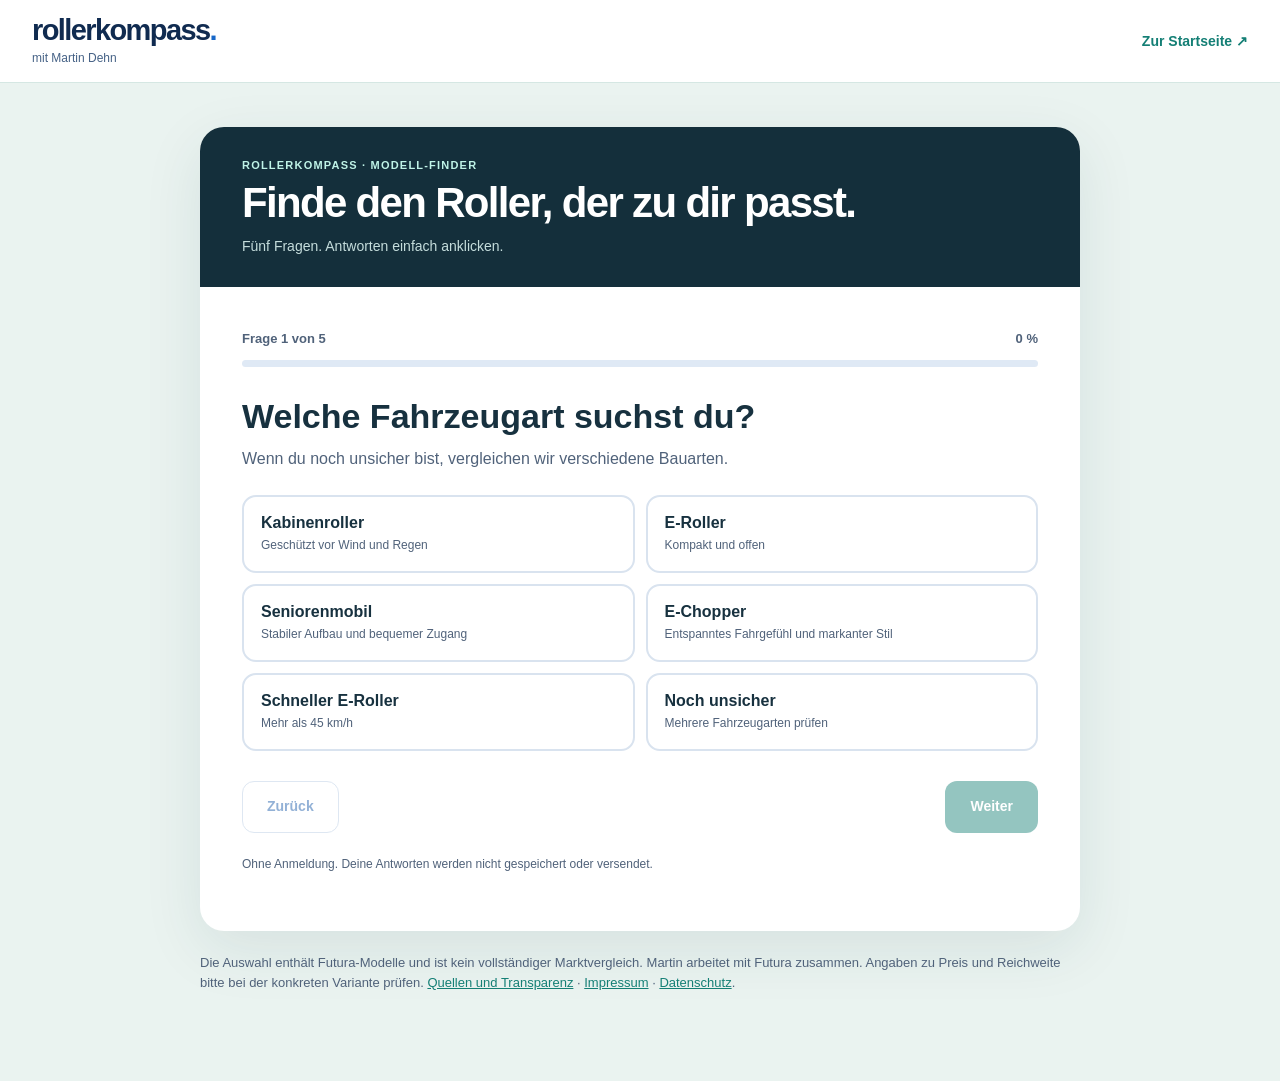
<file: roller-finder/index.html>
<!doctype html>
<html lang="de">
<head>
  <meta charset="utf-8">
  <meta name="viewport" content="width=device-width, initial-scale=1">
  <title>Welcher E-Roller passt zu mir? | Rollerkompass</title>
  <meta name="description" content="Beantworte fünf Klickfragen zu Fahrzeugart, Tempo, Tagesstrecke, Laden und Budget. Rollerkompass zeigt passende Modelle und offene Punkte vor dem Kauf.">
  <link rel="canonical" href="https://rollerkompass.de/roller-finder/">
  <link rel="stylesheet" href="/styles.css?v=ui-20260916">
  <link rel="stylesheet" href="/roller-finder/finder.css?v=20260925">
  <link rel="stylesheet" href="/roller-finder/page.css?v=20260925">
  <link rel="stylesheet" href="/roller-finder/results.css?v=20260925">
</head>
<body class="rk-page">
<a class="skip-link" href="#inhalt">Zum Inhalt springen</a>
<header class="rk-page-header"><div class="shell"><a class="brand" href="/"><span class="brand-word">rollerkompass<span>.</span></span><small>mit Martin Dehn</small></a><a href="/">Zur Startseite ↗</a></div></header>
<main id="inhalt" class="rk-page-main shell">
  <div class="rk-page-card">
    <div class="rk-page-card-head"><p>Rollerkompass · Modell-Finder</p><h1>Finde den Roller, der zu dir passt.</h1><span>Fünf Fragen. Antworten einfach anklicken.</span></div>
    <div class="rk-page-card-body" id="finder"></div>
  </div>
  <p class="rk-page-footnote">Die Auswahl enthält Futura-Modelle und ist kein vollständiger Marktvergleich. Martin arbeitet mit Futura zusammen. Angaben zu Preis und Reichweite bitte bei der konkreten Variante prüfen. <a href="/so-vergleichen-wir/">Quellen und Transparenz</a> · <a href="/impressum/">Impressum</a> · <a href="/datenschutz/">Datenschutz</a>.</p>
  <noscript><p>Bitte aktiviere JavaScript oder <a href="/modelle/">sieh dir alle Modelle an</a>.</p></noscript>
</main>
<script src="/products.js?v=catalog-20261005b"></script>
<script src="/roller-finder/finder.js?v=20260925"></script>
</body>
</html>
</file>
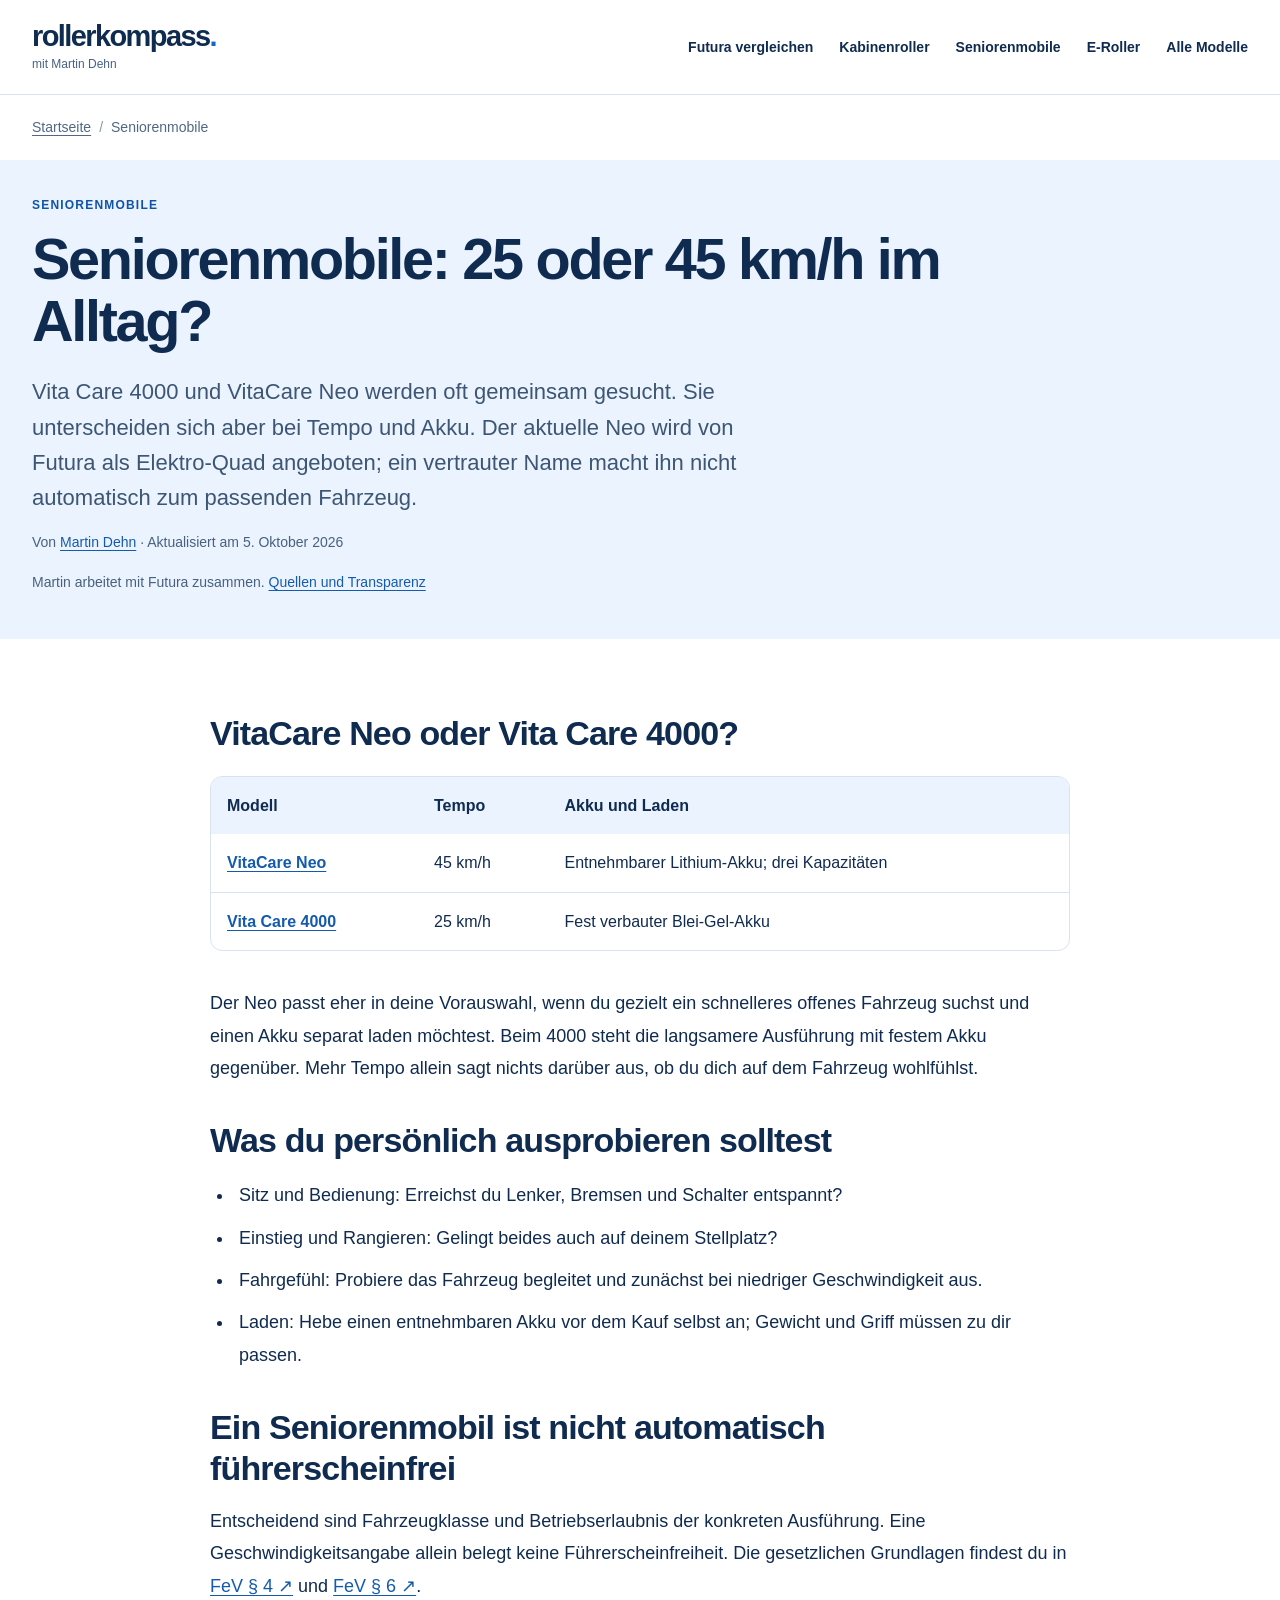
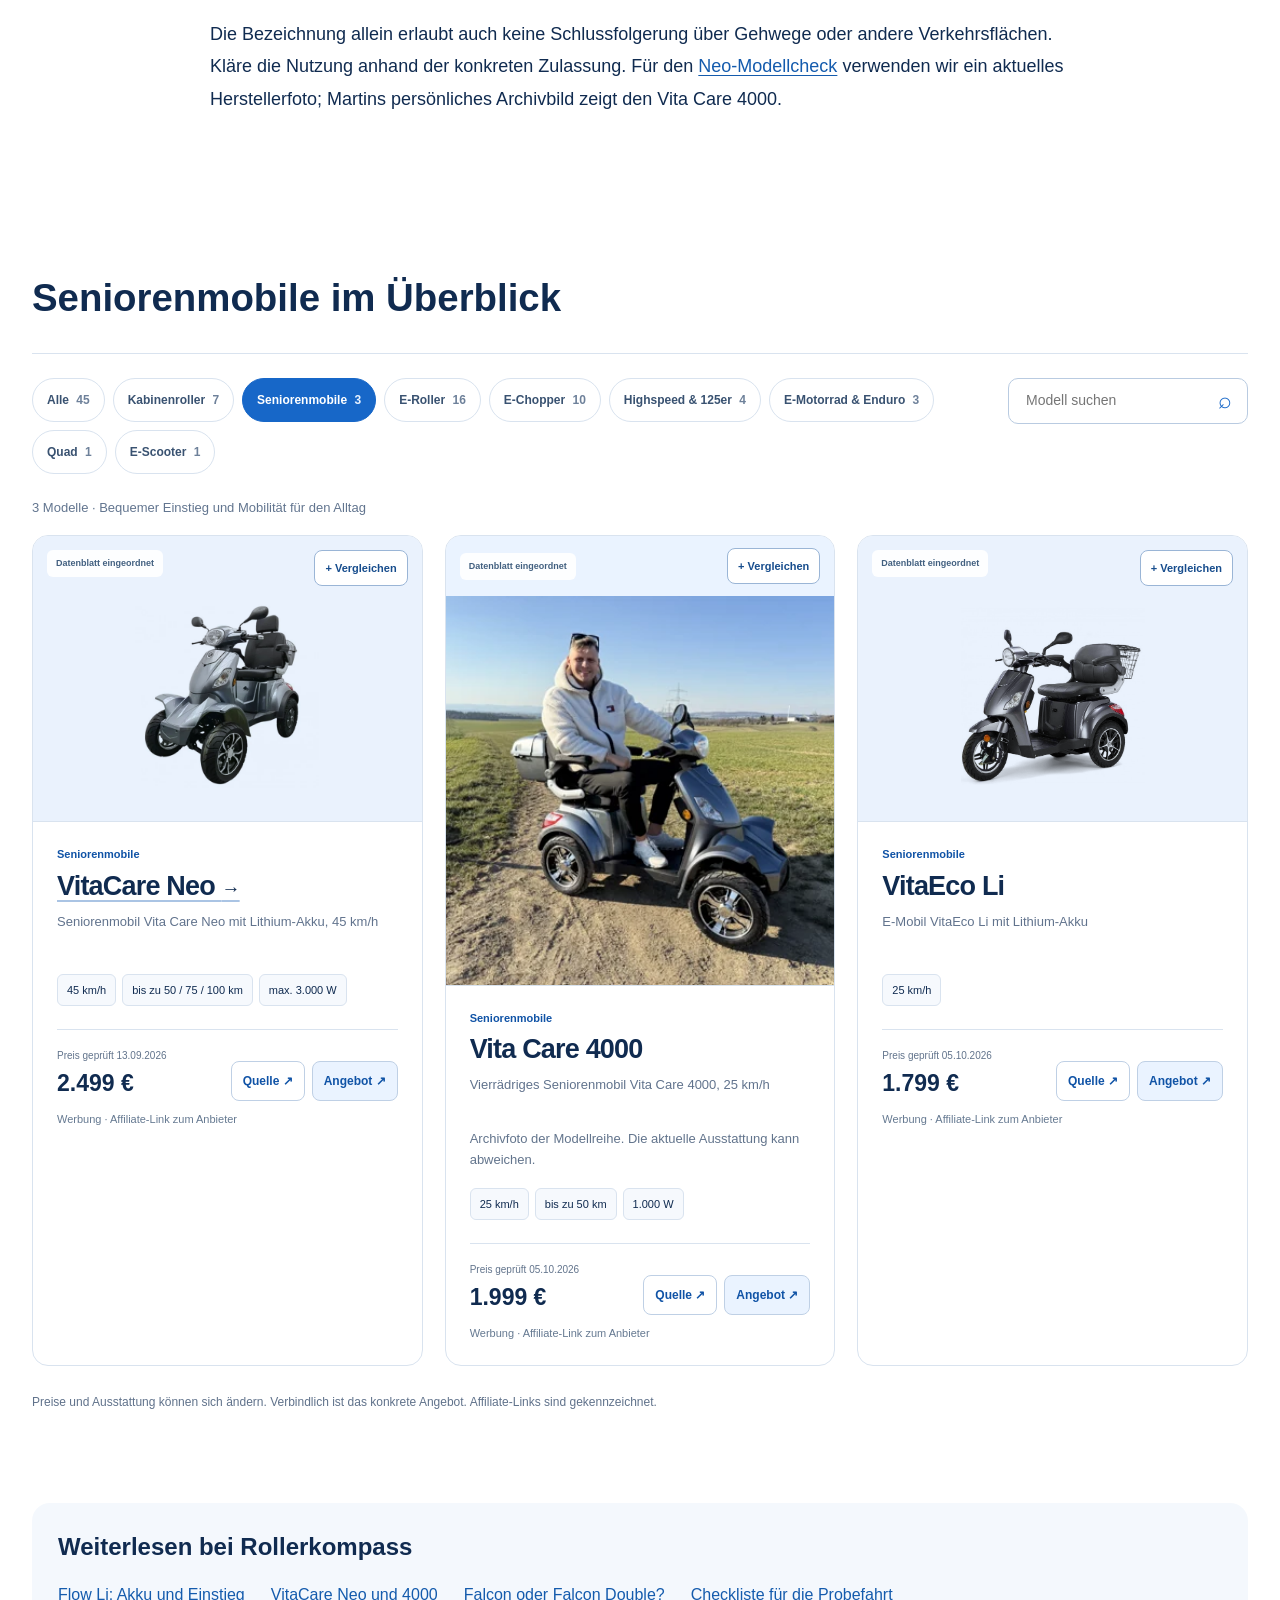
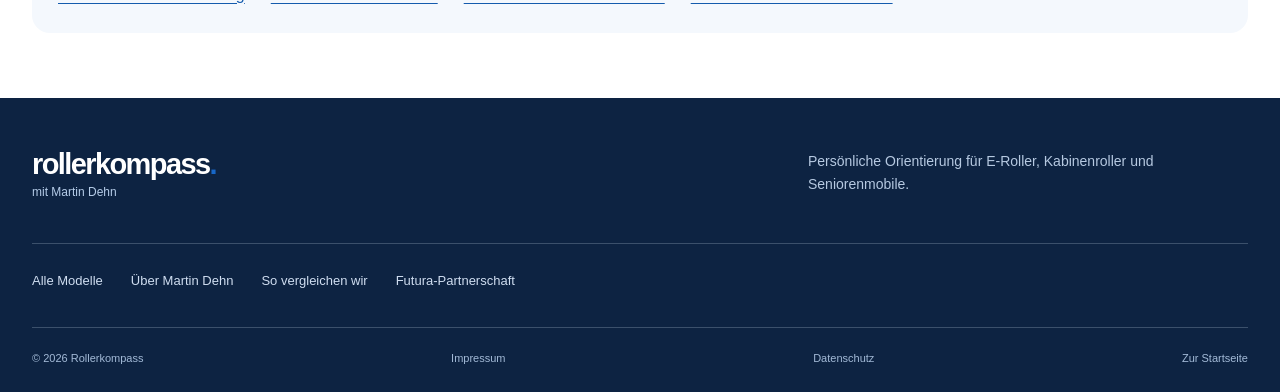
<file: seniorenmobile/index.html>
<!doctype html><html lang="de"><head><meta charset="utf-8"><meta name="viewport" content="width=device-width, initial-scale=1"><title>Seniorenmobile vergleichen: VitaCare Neo &amp; Vita Care 4000 | Rollerkompass</title><meta name="description" content="VitaCare Neo und Vita Care 4000 vergleichen: Tempo, Akku und Laden. Erfahre, warum die genaue Fahrzeugklasse wichtiger ist als der Name Seniorenmobil."><meta name="robots" content="index,follow,max-image-preview:large"><link rel="canonical" href="https://rollerkompass.de/seniorenmobile/"><meta property="og:type" content="website"><meta property="og:locale" content="de_DE"><meta property="og:site_name" content="Rollerkompass"><meta property="og:title" content="Seniorenmobile vergleichen: VitaCare Neo &amp; Vita Care 4000"><meta property="og:description" content="VitaCare Neo und Vita Care 4000 vergleichen: Tempo, Akku und Laden. Erfahre, warum die genaue Fahrzeugklasse wichtiger ist als der Name Seniorenmobil."><meta property="og:url" content="https://rollerkompass.de/seniorenmobile/"><meta property="og:image" content="https://rollerkompass.de/og.png"><meta property="og:image:alt" content="Rollerkompass mit Martin Dehn"><meta name="twitter:card" content="summary_large_image"><link rel="stylesheet" href="/styles.css?v=catalog-20261005b"><script type="application/ld+json">{"@context":"https://schema.org","@graph":[{"@type":"WebSite","@id":"https://rollerkompass.de/#website","name":"Rollerkompass","alternateName":"Rollerkompass mit Martin Dehn","url":"https://rollerkompass.de/","inLanguage":"de-DE","publisher":{"@id":"https://rollerkompass.de/#organization"}},{"@type":"Organization","@id":"https://rollerkompass.de/#organization","name":"Rollerkompass","url":"https://rollerkompass.de/","founder":{"@id":"https://rollerkompass.de/ueber-martin-dehn/#person"}},{"@type":"Person","@id":"https://rollerkompass.de/ueber-martin-dehn/#person","name":"Martin Dehn","url":"https://rollerkompass.de/ueber-martin-dehn/","image":"https://rollerkompass.de/assets/martin-portrait-1280.webp","sameAs":["https://martindehn.de/"]},{"@type":"CollectionPage","@id":"https://rollerkompass.de/seniorenmobile/#page","url":"https://rollerkompass.de/seniorenmobile/","name":"Seniorenmobile: 25 oder 45 km/h im Alltag?","description":"VitaCare Neo und Vita Care 4000 vergleichen: Tempo, Akku und Laden. Erfahre, warum die genaue Fahrzeugklasse wichtiger ist als der Name Seniorenmobil.","inLanguage":"de-DE","isPartOf":{"@id":"https://rollerkompass.de/#website"},"dateModified":"2026-10-05","breadcrumb":{"@type":"BreadcrumbList","itemListElement":[{"@type":"ListItem","position":1,"name":"Startseite","item":"https://rollerkompass.de/"},{"@type":"ListItem","position":2,"name":"Seniorenmobile","item":"https://rollerkompass.de/seniorenmobile/"}]},"mainEntity":{"@type":"ItemList","numberOfItems":3,"itemListElement":[{"@type":"ListItem","position":1,"name":"VitaCare Neo","url":"https://rollerkompass.de/seniorenmobile/vita-care-neo/"},{"@type":"ListItem","position":2,"name":"Vita Care 4000","url":"https://rollerkompass.de/modelle/#modell-vita-care-4000"},{"@type":"ListItem","position":3,"name":"VitaEco Li","url":"https://rollerkompass.de/modelle/#modell-vitaeco-li"}]}}]}</script></head><body><a class="skip-link" href="#inhalt">Zum Inhalt springen</a><header class="page-header"><nav class="nav shell" aria-label="Hauptnavigation"><a class="brand" href="/" aria-label="Rollerkompass Startseite"><span class="brand-word">rollerkompass<span>.</span></span><small>mit Martin Dehn</small></a><div class="nav-links"><a href="/elektroroller-futura/">Futura vergleichen</a><a href="/kabinenroller/">Kabinenroller</a><a href="/seniorenmobile/">Seniorenmobile</a><a href="/e-roller/">E-Roller</a><a href="/modelle/">Alle Modelle</a></div><details class="mobile-nav"><summary>Menü <span aria-hidden="true">☰</span></summary><div><a href="/elektroroller-futura/">Futura vergleichen</a><a href="/kabinenroller/">Kabinenroller</a><a href="/seniorenmobile/">Seniorenmobile</a><a href="/e-roller/">E-Roller</a><a href="/modelle/">Alle Modelle</a><a href="/ratgeber/probefahrt-checkliste/">Probefahrt-Checkliste</a><a href="/ueber-martin-dehn/">Über Martin Dehn</a></div></details></nav></header><main id="inhalt"><div class="shell"><nav class="breadcrumbs" aria-label="Brotkrumennavigation"><ol><li><a href="/">Startseite</a></li><li><span aria-current="page">Seniorenmobile</span></li></ol></nav></div><section class="editorial-hero"><div class="shell "><div><p class="eyebrow">Seniorenmobile</p><h1>Seniorenmobile: 25 oder 45 km/h im Alltag?</h1><p class="editorial-intro">Vita Care 4000 und VitaCare Neo werden oft gemeinsam gesucht. Sie unterscheiden sich aber bei Tempo und Akku. Der aktuelle Neo wird von Futura als Elektro-Quad angeboten; ein vertrauter Name macht ihn nicht automatisch zum passenden Fahrzeug.</p><p class="editorial-byline">Von <a href="/ueber-martin-dehn/">Martin Dehn</a> · Aktualisiert am <time datetime="2026-10-05">5. Oktober 2026</time></p><p class="editorial-disclosure">Martin arbeitet mit Futura zusammen. <a href="/so-vergleichen-wir/">Quellen und Transparenz</a></p></div></div></section><div class="shell editorial-body"><section><h2>VitaCare Neo oder Vita Care 4000?</h2><div class="table-scroll" role="region" aria-label="Modellvergleich" tabindex="0"><table><thead><tr><th scope="col">Modell</th><th scope="col">Tempo</th><th scope="col">Akku und Laden</th></tr></thead><tbody><tr><th scope="row"><a href="/seniorenmobile/vita-care-neo/">VitaCare Neo</a></th><td>45 km/h</td><td>Entnehmbarer Lithium-Akku; drei Kapazitäten</td></tr><tr><th scope="row"><a href="/modelle/#modell-vita-care-4000">Vita Care 4000</a></th><td>25 km/h</td><td>Fest verbauter Blei-Gel-Akku</td></tr></tbody></table></div></section><p>Der Neo passt eher in deine Vorauswahl, wenn du gezielt ein schnelleres offenes Fahrzeug suchst und einen Akku separat laden möchtest. Beim 4000 steht die langsamere Ausführung mit festem Akku gegenüber. Mehr Tempo allein sagt nichts darüber aus, ob du dich auf dem Fahrzeug wohlfühlst.</p><section><h2>Was du persönlich ausprobieren solltest</h2><ul><li>Sitz und Bedienung: Erreichst du Lenker, Bremsen und Schalter entspannt?</li><li>Einstieg und Rangieren: Gelingt beides auch auf deinem Stellplatz?</li><li>Fahrgefühl: Probiere das Fahrzeug begleitet und zunächst bei niedriger Geschwindigkeit aus.</li><li>Laden: Hebe einen entnehmbaren Akku vor dem Kauf selbst an; Gewicht und Griff müssen zu dir passen.</li></ul></section><section><h2>Ein Seniorenmobil ist nicht automatisch führerscheinfrei</h2><p>Entscheidend sind Fahrzeugklasse und Betriebserlaubnis der konkreten Ausführung. Eine Geschwindigkeitsangabe allein belegt keine Führerscheinfreiheit. Die gesetzlichen Grundlagen findest du in <a href="https://www.gesetze-im-internet.de/fev_2010/__4.html" target="_blank" rel="noopener noreferrer">FeV § 4 ↗</a> und <a href="https://www.gesetze-im-internet.de/fev_2010/__6.html" target="_blank" rel="noopener noreferrer">FeV § 6 ↗</a>.</p><p>Die Bezeichnung allein erlaubt auch keine Schlussfolgerung über Gehwege oder andere Verkehrsflächen. Kläre die Nutzung anhand der konkreten Zulassung. Für den <a href="/seniorenmobile/vita-care-neo/">Neo-Modellcheck</a> verwenden wir ein aktuelles Herstellerfoto; Martins persönliches Archivbild zeigt den Vita Care 4000.</p></section></div><section class="section models-section"><div class="shell"><h2 class="catalogue-heading">Seniorenmobile im Überblick</h2><div class="explorer" data-category="Seniorenmobile" data-show-all="true">
      <div class="explorer-toolbar">
        <div class="category-tabs" aria-label="Modelle nach Kategorie filtern">
          <button class="category-tab" data-category="Alle" aria-pressed="false" type="button">Alle <span>45</span></button><button class="category-tab" data-category="Kabinenroller" aria-pressed="false" type="button">Kabinenroller <span>7</span></button><button class="category-tab active" data-category="Seniorenmobile" aria-pressed="true" type="button">Seniorenmobile <span>3</span></button><button class="category-tab" data-category="E-Roller" aria-pressed="false" type="button">E-Roller <span>16</span></button><button class="category-tab" data-category="E-Chopper" aria-pressed="false" type="button">E-Chopper <span>10</span></button><button class="category-tab" data-category="Highspeed &amp; 125er" aria-pressed="false" type="button">Highspeed &amp; 125er <span>4</span></button><button class="category-tab" data-category="E-Motorrad &amp; Enduro" aria-pressed="false" type="button">E-Motorrad &amp; Enduro <span>3</span></button><button class="category-tab" data-category="Quad" aria-pressed="false" type="button">Quad <span>1</span></button><button class="category-tab" data-category="E-Scooter" aria-pressed="false" type="button">E-Scooter <span>1</span></button>
        </div>
        <label class="model-search">
          <span class="sr-only">Modelle durchsuchen</span>
          <input placeholder="Modell suchen" type="search" value="">
          <span aria-hidden="true">⌕</span>
        </label>
      </div>
      <p class="explorer-result" role="status" aria-live="polite">3 Modelle · Bequemer Einstieg und Mobilität für den Alltag</p>
      <div class="product-grid">
      <article class="product-card" id="modell-vita-care-neo">
        <div class="product-visual accent-blue">
          <div class="product-badges">
            <span>Datenblatt eingeordnet</span>
            <button aria-pressed="false" class="compare-toggle" data-compare="vita-care-neo" type="button">
              + Vergleichen
            </button>
          </div>
          <img alt="VitaCare Neo – Herstellerfoto" loading="lazy" decoding="async" src="/assets/futura-vitacare-neo-960.webp" srcset="/assets/futura-vitacare-neo-480.webp 480w, /assets/futura-vitacare-neo-960.webp 960w" sizes="(max-width: 620px) calc(100vw - 72px), 385px" width="960" height="1097">
        </div>
        <div class="product-body">
          <p class="product-category">Seniorenmobile</p>
          <h3><a class="model-detail-link" href="/seniorenmobile/vita-care-neo/">VitaCare Neo <span aria-hidden="true">→</span></a></h3>
          <p class="product-fullname">Seniorenmobil Vita Care Neo mit Lithium-Akku, 45 km/h</p>
          
          
          
          <div class="quick-specs"><span>45 km/h</span><span>bis zu 50 / 75 / 100 km</span><span>max. 3.000 W</span></div>
          <div class="product-footer">
            <div>
              <small>Preis geprüft 13.09.2026</small>
              <strong>2.499 €</strong>
            </div>
            <div class="product-actions">
              <a data-rk-model="vita-care-neo" data-rk-kind="source" class="round-action" href="https://elektroroller-futura.de/shop/elektromobilitaet-fuer-senioren/vita-care-neo" target="_blank" rel="noopener noreferrer">Quelle ↗</a>
              <a data-rk-model="vita-care-neo" data-rk-kind="offer" class="round-action round-action-dark" href="https://elektroroller-futura.de/shop/elektromobilitaet-fuer-senioren/vita-care-neo?affp=17205#/farbe-light_grey/anzahl_lithium_ionen_akkus-60v_20ah_50km_reichweite" target="_blank" rel="sponsored nofollow noopener noreferrer" aria-label="Angebot für VitaCare Neo bei Futura ansehen (Affiliate-Link)">Angebot ↗</a>
            </div>
          </div>
          <p class="product-affiliate">Werbung · Affiliate-Link zum Anbieter</p>
        </div>
      </article>
      <article class="product-card" id="modell-vita-care-4000">
        <div class="product-visual accent-blue product-visual-personal">
          <div class="product-badges">
            <span>Datenblatt eingeordnet</span>
            <button aria-pressed="false" class="compare-toggle" data-compare="vita-care-4000" type="button">
              + Vergleichen
            </button>
          </div>
          <img class="product-personal-image" alt="Martin sitzt auf einem VitaCare 4000 bei einem Fototermin auf einem Feldweg." loading="lazy" decoding="async" src="/assets/produkt-vitacare-960.webp" srcset="/assets/produkt-vitacare-480.webp 480w, /assets/produkt-vitacare-960.webp 960w" sizes="(max-width: 560px) calc(100vw - 32px), (max-width: 620px) calc(100vw - 40px), (max-width: 900px) calc((100vw - 62px) / 2), (max-width: 1100px) calc((100vw - 86px) / 2), 425px" width="5712" height="4284">
        </div>
        <div class="product-body">
          <p class="product-category">Seniorenmobile</p>
          <h3>Vita Care 4000</h3>
          <p class="product-fullname">Vierrädriges Seniorenmobil Vita Care 4000, 25 km/h</p>
          <p class="product-photo-note">Archivfoto der Modellreihe. Die aktuelle Ausstattung kann abweichen.</p>
          
          
          <div class="quick-specs"><span>25 km/h</span><span>bis zu 50 km</span><span>1.000 W</span></div>
          <div class="product-footer">
            <div>
              <small>Preis geprüft 05.10.2026</small>
              <strong>1.999 €</strong>
            </div>
            <div class="product-actions">
              <a data-rk-model="vita-care-4000" data-rk-kind="source" class="round-action" href="https://elektroroller-futura.de/shop/elektromobilitaet-fuer-senioren/vita-care-4000" target="_blank" rel="noopener noreferrer">Quelle ↗</a>
              <a data-rk-model="vita-care-4000" data-rk-kind="offer" class="round-action round-action-dark" href="https://elektroroller-futura.de/shop/elektromobilitaet-fuer-senioren/vita-care-4000?affp=17205#/farbe-light_grey" target="_blank" rel="sponsored nofollow noopener noreferrer" aria-label="Angebot für Vita Care 4000 bei Futura ansehen (Affiliate-Link)">Angebot ↗</a>
            </div>
          </div>
          <p class="product-affiliate">Werbung · Affiliate-Link zum Anbieter</p>
        </div>
      </article>
      <article class="product-card" id="modell-vitaeco-li">
        <div class="product-visual accent-blue">
          <div class="product-badges">
            <span>Datenblatt eingeordnet</span>
            <button aria-pressed="false" class="compare-toggle" data-compare="vitaeco-li" type="button">
              + Vergleichen
            </button>
          </div>
          <img alt="VitaEco Li – Herstellerfoto" loading="lazy" decoding="async" src="/assets/futura-vitaeco-li.jpg" width="568" height="649">
        </div>
        <div class="product-body">
          <p class="product-category">Seniorenmobile</p>
          <h3>VitaEco Li</h3>
          <p class="product-fullname">E-Mobil VitaEco Li mit Lithium-Akku</p>
          
          
          
          <div class="quick-specs"><span>25 km/h</span></div>
          <div class="product-footer">
            <div>
              <small>Preis geprüft 05.10.2026</small>
              <strong>1.799 €</strong>
            </div>
            <div class="product-actions">
              <a data-rk-model="vitaeco-li" data-rk-kind="source" class="round-action" href="https://elektroroller-futura.de/shop/elektromobilitaet-fuer-senioren/senioren-eco-li" target="_blank" rel="noopener noreferrer">Quelle ↗</a>
              <a data-rk-model="vitaeco-li" data-rk-kind="offer" class="round-action round-action-dark" href="https://elektroroller-futura.de/shop/elektromobilitaet-fuer-senioren/senioren-eco-li?affp=17205" target="_blank" rel="sponsored nofollow noopener noreferrer" aria-label="Angebot für VitaEco Li bei Futura ansehen (Affiliate-Link)">Angebot ↗</a>
            </div>
          </div>
          <p class="product-affiliate">Werbung · Affiliate-Link zum Anbieter</p>
        </div>
      </article></div>
      
      
      </div><p class="price-note">Preise und Ausstattung können sich ändern. Verbindlich ist das konkrete Angebot. Affiliate-Links sind gekennzeichnet.</p></div></section><aside class="editorial-next shell"><h2>Weiterlesen bei Rollerkompass</h2><div><a href="/kabinenroller/flow-li/">Flow Li: Akku und Einstieg</a><a href="/seniorenmobile/vita-care-neo/">VitaCare Neo und 4000</a><a href="/e-roller/falcon/">Falcon oder Falcon Double?</a><a href="/ratgeber/probefahrt-checkliste/">Checkliste für die Probefahrt</a></div></aside></main><footer class="footer"><div class="shell footer-main"><a class="brand footer-brand" href="/"><span class="brand-word">rollerkompass<span>.</span></span><small>mit Martin Dehn</small></a><p>Persönliche Orientierung für E-Roller, Kabinenroller und Seniorenmobile.</p><div class="footer-links"><a href="/modelle/">Alle Modelle</a><a href="/ueber-martin-dehn/">Über Martin Dehn</a><a href="/so-vergleichen-wir/">So vergleichen wir</a><a href="/#transparenz">Futura-Partnerschaft</a></div></div><div class="shell footer-bottom"><span>© 2026 Rollerkompass</span><a href="/impressum/">Impressum</a><a href="/datenschutz/">Datenschutz</a><a href="/">Zur Startseite</a></div></footer><script src="/products.js?v=catalog-20261005b"></script><script src="/app.js?v=catalog-20261005b"></script><script defer src="/click-tracking.js?v=catalog-20261005"></script></body></html>
</file>
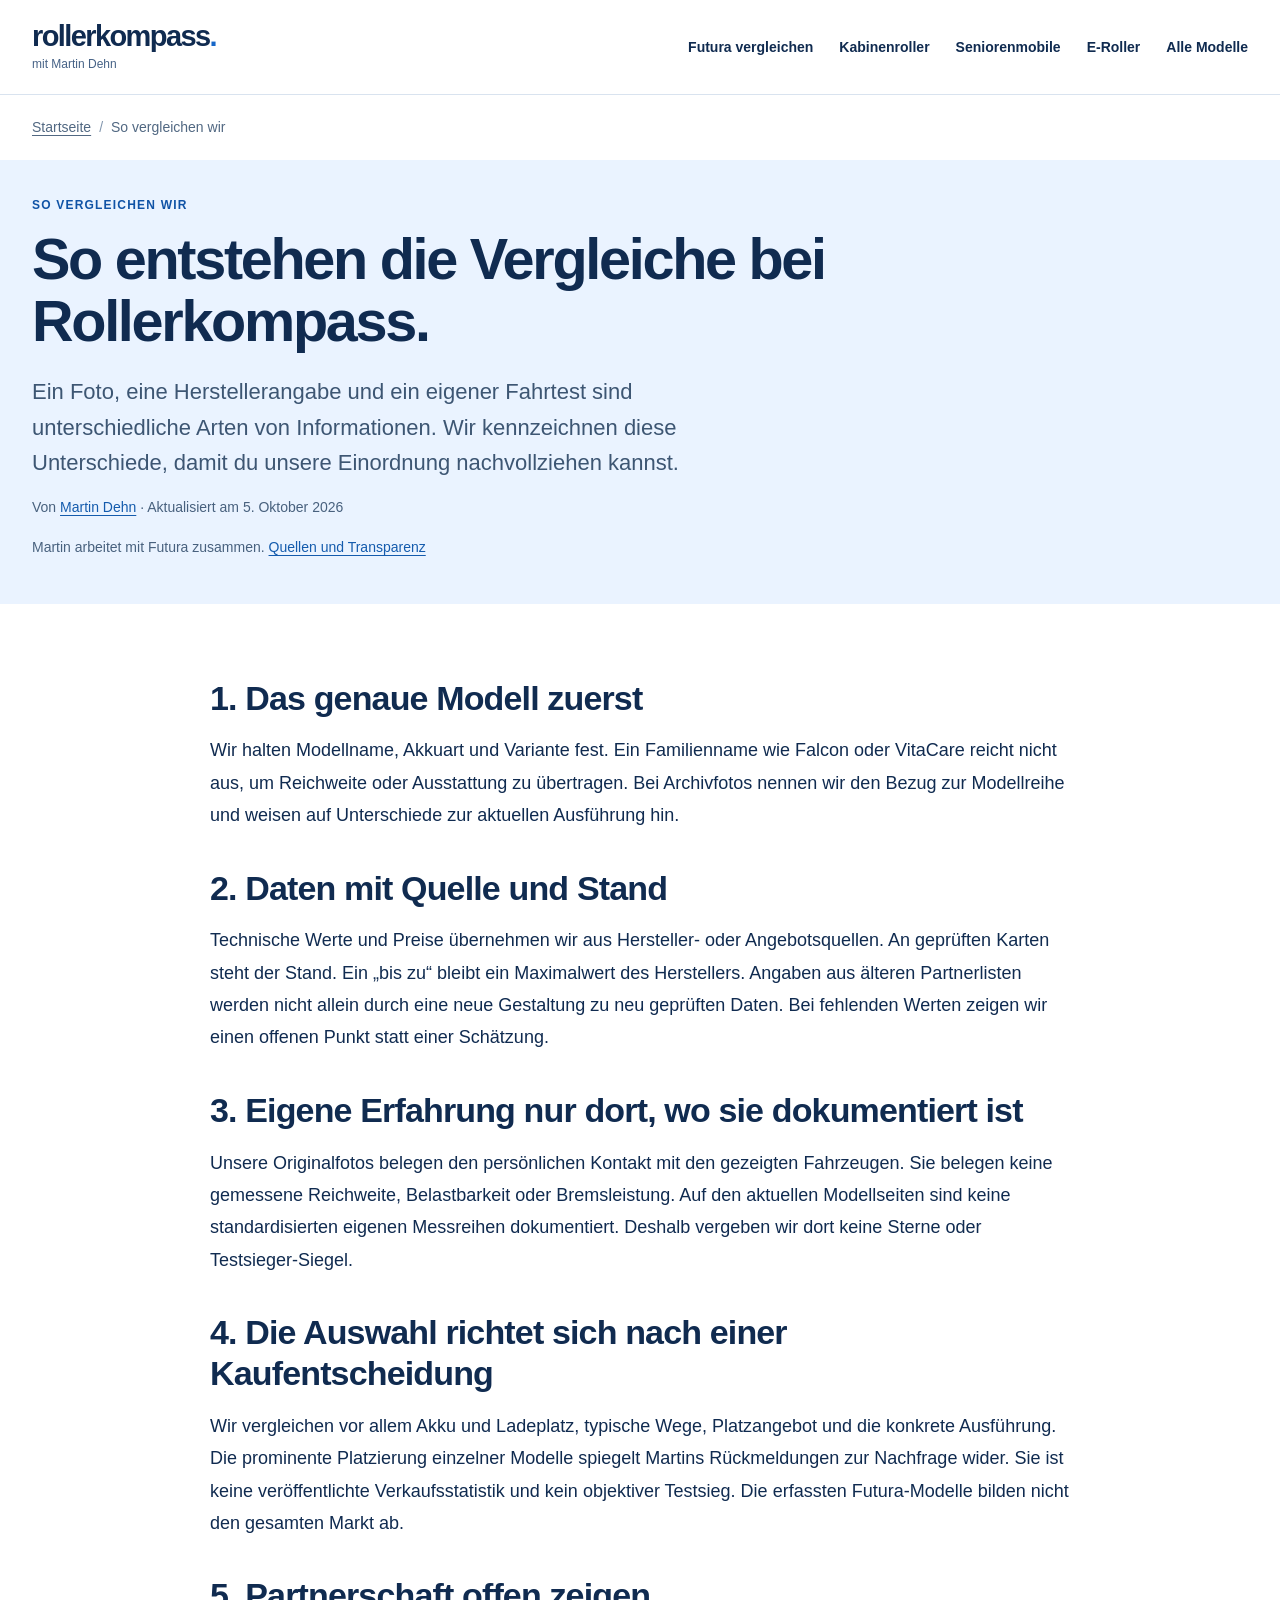
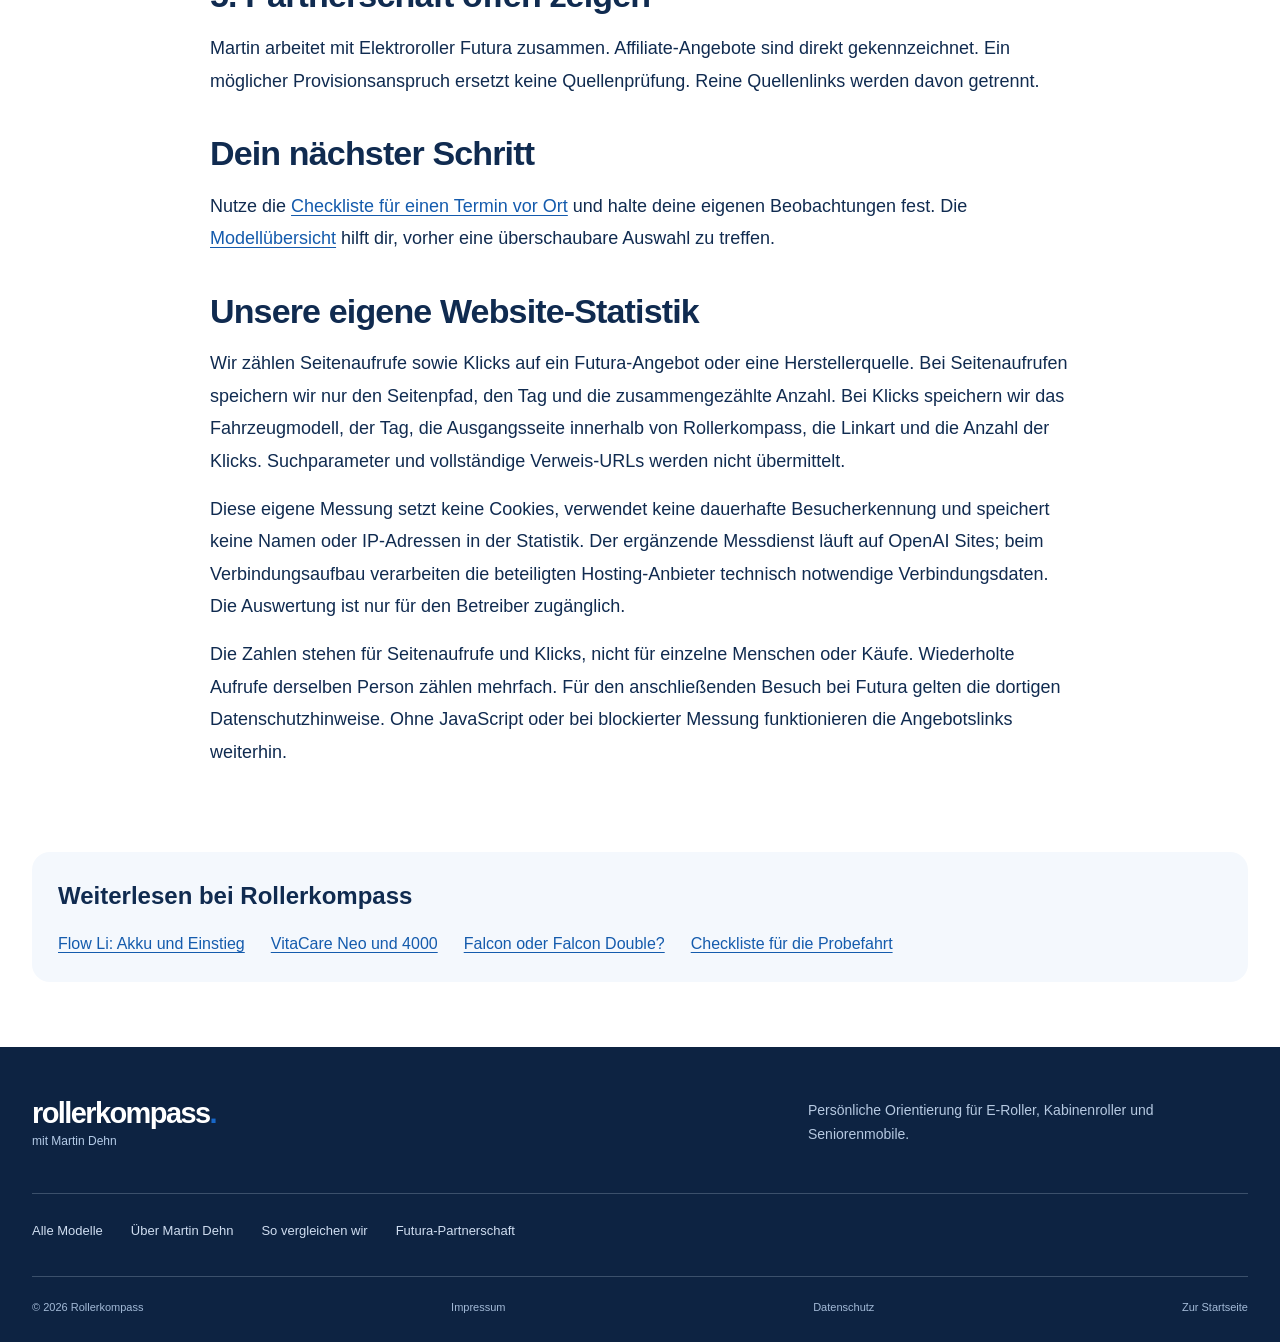
<file: so-vergleichen-wir/index.html>
<!doctype html><html lang="de"><head><meta charset="utf-8"><meta name="viewport" content="width=device-width, initial-scale=1"><title>So vergleicht Rollerkompass: Quellen &amp; Transparenz | Rollerkompass</title><meta name="description" content="Unsere Vergleichsmethode: Herstellerdaten, persönliche Fotos, offene Messwerte und Affiliate-Transparenz. So ordnet Martin Dehn die Fahrzeuge ein."><meta name="robots" content="index,follow,max-image-preview:large"><link rel="canonical" href="https://rollerkompass.de/so-vergleichen-wir/"><meta property="og:type" content="article"><meta property="og:locale" content="de_DE"><meta property="og:site_name" content="Rollerkompass"><meta property="og:title" content="So vergleicht Rollerkompass: Quellen &amp; Transparenz"><meta property="og:description" content="Unsere Vergleichsmethode: Herstellerdaten, persönliche Fotos, offene Messwerte und Affiliate-Transparenz. So ordnet Martin Dehn die Fahrzeuge ein."><meta property="og:url" content="https://rollerkompass.de/so-vergleichen-wir/"><meta property="og:image" content="https://rollerkompass.de/og.png"><meta property="og:image:alt" content="Rollerkompass mit Martin Dehn"><meta name="twitter:card" content="summary_large_image"><link rel="stylesheet" href="/styles.css?v=catalog-20261005b"><script type="application/ld+json">{"@context":"https://schema.org","@graph":[{"@type":"WebSite","@id":"https://rollerkompass.de/#website","name":"Rollerkompass","alternateName":"Rollerkompass mit Martin Dehn","url":"https://rollerkompass.de/","inLanguage":"de-DE","publisher":{"@id":"https://rollerkompass.de/#organization"}},{"@type":"Organization","@id":"https://rollerkompass.de/#organization","name":"Rollerkompass","url":"https://rollerkompass.de/","founder":{"@id":"https://rollerkompass.de/ueber-martin-dehn/#person"}},{"@type":"Person","@id":"https://rollerkompass.de/ueber-martin-dehn/#person","name":"Martin Dehn","url":"https://rollerkompass.de/ueber-martin-dehn/","image":"https://rollerkompass.de/assets/martin-portrait-1280.webp","sameAs":["https://martindehn.de/"]},{"@type":"Article","@id":"https://rollerkompass.de/so-vergleichen-wir/#page","url":"https://rollerkompass.de/so-vergleichen-wir/","name":"So entstehen die Vergleiche bei Rollerkompass.","description":"Unsere Vergleichsmethode: Herstellerdaten, persönliche Fotos, offene Messwerte und Affiliate-Transparenz. So ordnet Martin Dehn die Fahrzeuge ein.","inLanguage":"de-DE","isPartOf":{"@id":"https://rollerkompass.de/#website"},"dateModified":"2026-10-05","breadcrumb":{"@type":"BreadcrumbList","itemListElement":[{"@type":"ListItem","position":1,"name":"Startseite","item":"https://rollerkompass.de/"},{"@type":"ListItem","position":2,"name":"So vergleichen wir","item":"https://rollerkompass.de/so-vergleichen-wir/"}]},"headline":"So entstehen die Vergleiche bei Rollerkompass.","author":{"@id":"https://rollerkompass.de/ueber-martin-dehn/#person"},"publisher":{"@id":"https://rollerkompass.de/#organization"},"mainEntityOfPage":"https://rollerkompass.de/so-vergleichen-wir/","image":["https://rollerkompass.de/og.png"]}]}</script></head><body><a class="skip-link" href="#inhalt">Zum Inhalt springen</a><header class="page-header"><nav class="nav shell" aria-label="Hauptnavigation"><a class="brand" href="/" aria-label="Rollerkompass Startseite"><span class="brand-word">rollerkompass<span>.</span></span><small>mit Martin Dehn</small></a><div class="nav-links"><a href="/elektroroller-futura/">Futura vergleichen</a><a href="/kabinenroller/">Kabinenroller</a><a href="/seniorenmobile/">Seniorenmobile</a><a href="/e-roller/">E-Roller</a><a href="/modelle/">Alle Modelle</a></div><details class="mobile-nav"><summary>Menü <span aria-hidden="true">☰</span></summary><div><a href="/elektroroller-futura/">Futura vergleichen</a><a href="/kabinenroller/">Kabinenroller</a><a href="/seniorenmobile/">Seniorenmobile</a><a href="/e-roller/">E-Roller</a><a href="/modelle/">Alle Modelle</a><a href="/ratgeber/probefahrt-checkliste/">Probefahrt-Checkliste</a><a href="/ueber-martin-dehn/">Über Martin Dehn</a></div></details></nav></header><main id="inhalt"><div class="shell"><nav class="breadcrumbs" aria-label="Brotkrumennavigation"><ol><li><a href="/">Startseite</a></li><li><span aria-current="page">So vergleichen wir</span></li></ol></nav></div><section class="editorial-hero"><div class="shell "><div><p class="eyebrow">So vergleichen wir</p><h1>So entstehen die Vergleiche bei Rollerkompass.</h1><p class="editorial-intro">Ein Foto, eine Herstellerangabe und ein eigener Fahrtest sind unterschiedliche Arten von Informationen. Wir kennzeichnen diese Unterschiede, damit du unsere Einordnung nachvollziehen kannst.</p><p class="editorial-byline">Von <a href="/ueber-martin-dehn/">Martin Dehn</a> · Aktualisiert am <time datetime="2026-10-05">5. Oktober 2026</time></p><p class="editorial-disclosure">Martin arbeitet mit Futura zusammen. <a href="/so-vergleichen-wir/">Quellen und Transparenz</a></p></div></div></section><div class="shell editorial-body"><section><h2>1. Das genaue Modell zuerst</h2><p>Wir halten Modellname, Akkuart und Variante fest. Ein Familienname wie Falcon oder VitaCare reicht nicht aus, um Reichweite oder Ausstattung zu übertragen. Bei Archivfotos nennen wir den Bezug zur Modellreihe und weisen auf Unterschiede zur aktuellen Ausführung hin.</p></section><section><h2>2. Daten mit Quelle und Stand</h2><p>Technische Werte und Preise übernehmen wir aus Hersteller- oder Angebotsquellen. An geprüften Karten steht der Stand. Ein „bis zu“ bleibt ein Maximalwert des Herstellers. Angaben aus älteren Partnerlisten werden nicht allein durch eine neue Gestaltung zu neu geprüften Daten. Bei fehlenden Werten zeigen wir einen offenen Punkt statt einer Schätzung.</p></section><section><h2>3. Eigene Erfahrung nur dort, wo sie dokumentiert ist</h2><p>Unsere Originalfotos belegen den persönlichen Kontakt mit den gezeigten Fahrzeugen. Sie belegen keine gemessene Reichweite, Belastbarkeit oder Bremsleistung. Auf den aktuellen Modellseiten sind keine standardisierten eigenen Messreihen dokumentiert. Deshalb vergeben wir dort keine Sterne oder Testsieger-Siegel.</p></section><section><h2>4. Die Auswahl richtet sich nach einer Kaufentscheidung</h2><p>Wir vergleichen vor allem Akku und Ladeplatz, typische Wege, Platzangebot und die konkrete Ausführung. Die prominente Platzierung einzelner Modelle spiegelt Martins Rückmeldungen zur Nachfrage wider. Sie ist keine veröffentlichte Verkaufsstatistik und kein objektiver Testsieg. Die erfassten Futura-Modelle bilden nicht den gesamten Markt ab.</p></section><section><h2>5. Partnerschaft offen zeigen</h2><p>Martin arbeitet mit Elektroroller Futura zusammen. Affiliate-Angebote sind direkt gekennzeichnet. Ein möglicher Provisionsanspruch ersetzt keine Quellenprüfung. Reine Quellenlinks werden davon getrennt.</p></section><section><h2>Dein nächster Schritt</h2><p>Nutze die <a href="/ratgeber/probefahrt-checkliste/">Checkliste für einen Termin vor Ort</a> und halte deine eigenen Beobachtungen fest. Die <a href="/modelle/">Modellübersicht</a> hilft dir, vorher eine überschaubare Auswahl zu treffen.</p></section><section id="klickmessung"><h2>Unsere eigene Website-Statistik</h2><p>Wir zählen Seitenaufrufe sowie Klicks auf ein Futura-Angebot oder eine Herstellerquelle. Bei Seitenaufrufen speichern wir nur den Seitenpfad, den Tag und die zusammengezählte Anzahl. Bei Klicks speichern wir das Fahrzeugmodell, der Tag, die Ausgangsseite innerhalb von Rollerkompass, die Linkart und die Anzahl der Klicks. Suchparameter und vollständige Verweis-URLs werden nicht übermittelt.</p><p>Diese eigene Messung setzt keine Cookies, verwendet keine dauerhafte Besucherkennung und speichert keine Namen oder IP-Adressen in der Statistik. Der ergänzende Messdienst läuft auf OpenAI Sites; beim Verbindungsaufbau verarbeiten die beteiligten Hosting-Anbieter technisch notwendige Verbindungsdaten. Die Auswertung ist nur für den Betreiber zugänglich.</p><p>Die Zahlen stehen für Seitenaufrufe und Klicks, nicht für einzelne Menschen oder Käufe. Wiederholte Aufrufe derselben Person zählen mehrfach. Für den anschließenden Besuch bei Futura gelten die dortigen Datenschutzhinweise. Ohne JavaScript oder bei blockierter Messung funktionieren die Angebotslinks weiterhin.</p></section></div><aside class="editorial-next shell"><h2>Weiterlesen bei Rollerkompass</h2><div><a href="/kabinenroller/flow-li/">Flow Li: Akku und Einstieg</a><a href="/seniorenmobile/vita-care-neo/">VitaCare Neo und 4000</a><a href="/e-roller/falcon/">Falcon oder Falcon Double?</a><a href="/ratgeber/probefahrt-checkliste/">Checkliste für die Probefahrt</a></div></aside></main><footer class="footer"><div class="shell footer-main"><a class="brand footer-brand" href="/"><span class="brand-word">rollerkompass<span>.</span></span><small>mit Martin Dehn</small></a><p>Persönliche Orientierung für E-Roller, Kabinenroller und Seniorenmobile.</p><div class="footer-links"><a href="/modelle/">Alle Modelle</a><a href="/ueber-martin-dehn/">Über Martin Dehn</a><a href="/so-vergleichen-wir/">So vergleichen wir</a><a href="/#transparenz">Futura-Partnerschaft</a></div></div><div class="shell footer-bottom"><span>© 2026 Rollerkompass</span><a href="/impressum/">Impressum</a><a href="/datenschutz/">Datenschutz</a><a href="/">Zur Startseite</a></div></footer><script defer src="/click-tracking.js?v=catalog-20261005"></script></body></html>
</file>
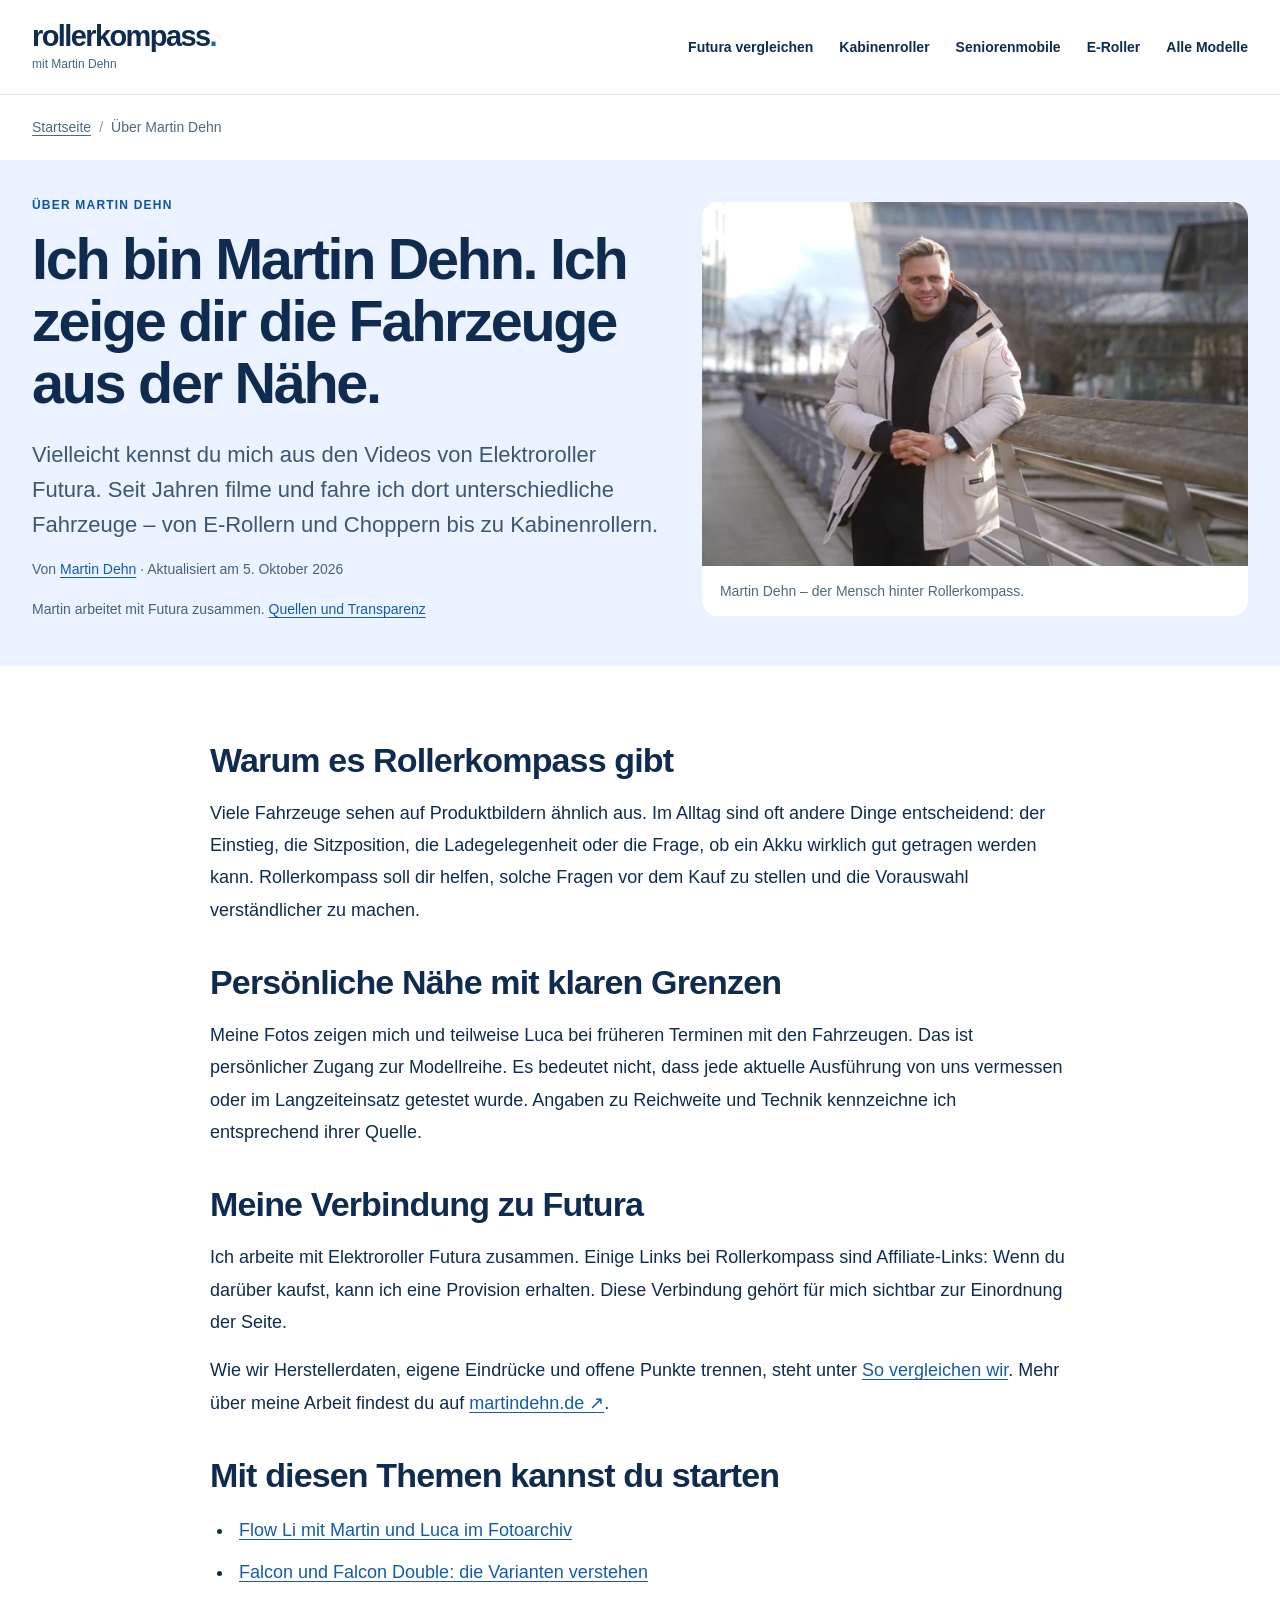
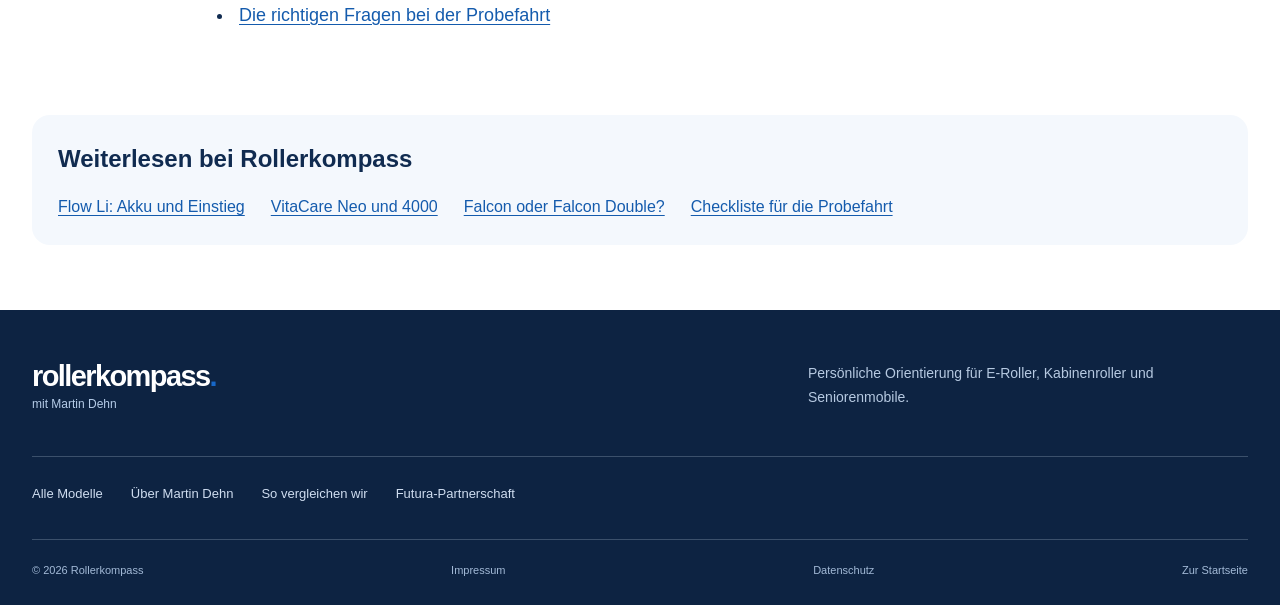
<file: ueber-martin-dehn/index.html>
<!doctype html><html lang="de"><head><meta charset="utf-8"><meta name="viewport" content="width=device-width, initial-scale=1"><title>Martin Dehn: der Mensch hinter Rollerkompass | Rollerkompass</title><meta name="description" content="Martin Dehn stellt sich vor: persönliche Fahrzeugaufnahmen, Arbeit mit Elektroroller Futura und die Idee hinter Rollerkompass."><meta name="robots" content="index,follow,max-image-preview:large"><link rel="canonical" href="https://rollerkompass.de/ueber-martin-dehn/"><meta property="og:type" content="website"><meta property="og:locale" content="de_DE"><meta property="og:site_name" content="Rollerkompass"><meta property="og:title" content="Martin Dehn: der Mensch hinter Rollerkompass"><meta property="og:description" content="Martin Dehn stellt sich vor: persönliche Fahrzeugaufnahmen, Arbeit mit Elektroroller Futura und die Idee hinter Rollerkompass."><meta property="og:url" content="https://rollerkompass.de/ueber-martin-dehn/"><meta property="og:image" content="https://rollerkompass.de/og.png"><meta property="og:image:alt" content="Rollerkompass mit Martin Dehn"><meta name="twitter:card" content="summary_large_image"><link rel="stylesheet" href="/styles.css?v=catalog-20261005b"><script type="application/ld+json">{"@context":"https://schema.org","@graph":[{"@type":"WebSite","@id":"https://rollerkompass.de/#website","name":"Rollerkompass","alternateName":"Rollerkompass mit Martin Dehn","url":"https://rollerkompass.de/","inLanguage":"de-DE","publisher":{"@id":"https://rollerkompass.de/#organization"}},{"@type":"Organization","@id":"https://rollerkompass.de/#organization","name":"Rollerkompass","url":"https://rollerkompass.de/","founder":{"@id":"https://rollerkompass.de/ueber-martin-dehn/#person"}},{"@type":"Person","@id":"https://rollerkompass.de/ueber-martin-dehn/#person","name":"Martin Dehn","url":"https://rollerkompass.de/ueber-martin-dehn/","image":"https://rollerkompass.de/assets/martin-portrait-1280.webp","sameAs":["https://martindehn.de/"]},{"@type":"ProfilePage","@id":"https://rollerkompass.de/ueber-martin-dehn/#page","url":"https://rollerkompass.de/ueber-martin-dehn/","name":"Ich bin Martin Dehn. Ich zeige dir die Fahrzeuge aus der Nähe.","description":"Martin Dehn stellt sich vor: persönliche Fahrzeugaufnahmen, Arbeit mit Elektroroller Futura und die Idee hinter Rollerkompass.","inLanguage":"de-DE","isPartOf":{"@id":"https://rollerkompass.de/#website"},"dateModified":"2026-09-13T14:26:11+02:00","breadcrumb":{"@type":"BreadcrumbList","itemListElement":[{"@type":"ListItem","position":1,"name":"Startseite","item":"https://rollerkompass.de/"},{"@type":"ListItem","position":2,"name":"Über Martin Dehn","item":"https://rollerkompass.de/ueber-martin-dehn/"}]},"mainEntity":{"@id":"https://rollerkompass.de/ueber-martin-dehn/#person"}}]}</script></head><body><a class="skip-link" href="#inhalt">Zum Inhalt springen</a><header class="page-header"><nav class="nav shell" aria-label="Hauptnavigation"><a class="brand" href="/" aria-label="Rollerkompass Startseite"><span class="brand-word">rollerkompass<span>.</span></span><small>mit Martin Dehn</small></a><div class="nav-links"><a href="/elektroroller-futura/">Futura vergleichen</a><a href="/kabinenroller/">Kabinenroller</a><a href="/seniorenmobile/">Seniorenmobile</a><a href="/e-roller/">E-Roller</a><a href="/modelle/">Alle Modelle</a></div><details class="mobile-nav"><summary>Menü <span aria-hidden="true">☰</span></summary><div><a href="/elektroroller-futura/">Futura vergleichen</a><a href="/kabinenroller/">Kabinenroller</a><a href="/seniorenmobile/">Seniorenmobile</a><a href="/e-roller/">E-Roller</a><a href="/modelle/">Alle Modelle</a><a href="/ratgeber/probefahrt-checkliste/">Probefahrt-Checkliste</a><a href="/ueber-martin-dehn/">Über Martin Dehn</a></div></details></nav></header><main id="inhalt"><div class="shell"><nav class="breadcrumbs" aria-label="Brotkrumennavigation"><ol><li><a href="/">Startseite</a></li><li><span aria-current="page">Über Martin Dehn</span></li></ol></nav></div><section class="editorial-hero"><div class="shell editorial-hero-grid"><div><p class="eyebrow">Über Martin Dehn</p><h1>Ich bin Martin Dehn. Ich zeige dir die Fahrzeuge aus der Nähe.</h1><p class="editorial-intro">Vielleicht kennst du mich aus den Videos von Elektroroller Futura. Seit Jahren filme und fahre ich dort unterschiedliche Fahrzeuge – von E-Rollern und Choppern bis zu Kabinenrollern.</p><p class="editorial-byline">Von <a href="/ueber-martin-dehn/">Martin Dehn</a> · Aktualisiert am <time datetime="2026-10-05">5. Oktober 2026</time></p><p class="editorial-disclosure">Martin arbeitet mit Futura zusammen. <a href="/so-vergleichen-wir/">Quellen und Transparenz</a></p></div><figure class="editorial-photo editorial-portrait"><img src="/assets/martin-portrait-1280.webp" srcset="/assets/martin-portrait-640.webp 640w, /assets/martin-portrait-1280.webp 1280w" sizes="(max-width: 800px) calc(100vw - 40px), 520px" width="1616" height="1080" alt="Martin Dehn, der Gründer von Rollerkompass." fetchpriority="high"><figcaption>Martin Dehn – der Mensch hinter Rollerkompass.</figcaption></figure></div></section><div class="shell editorial-body"><section><h2>Warum es Rollerkompass gibt</h2><p>Viele Fahrzeuge sehen auf Produktbildern ähnlich aus. Im Alltag sind oft andere Dinge entscheidend: der Einstieg, die Sitzposition, die Ladegelegenheit oder die Frage, ob ein Akku wirklich gut getragen werden kann. Rollerkompass soll dir helfen, solche Fragen vor dem Kauf zu stellen und die Vorauswahl verständlicher zu machen.</p></section><section><h2>Persönliche Nähe mit klaren Grenzen</h2><p>Meine Fotos zeigen mich und teilweise Luca bei früheren Terminen mit den Fahrzeugen. Das ist persönlicher Zugang zur Modellreihe. Es bedeutet nicht, dass jede aktuelle Ausführung von uns vermessen oder im Langzeiteinsatz getestet wurde. Angaben zu Reichweite und Technik kennzeichne ich entsprechend ihrer Quelle.</p></section><section><h2>Meine Verbindung zu Futura</h2><p>Ich arbeite mit Elektroroller Futura zusammen. Einige Links bei Rollerkompass sind Affiliate-Links: Wenn du darüber kaufst, kann ich eine Provision erhalten. Diese Verbindung gehört für mich sichtbar zur Einordnung der Seite.</p><p>Wie wir Herstellerdaten, eigene Eindrücke und offene Punkte trennen, steht unter <a href="/so-vergleichen-wir/">So vergleichen wir</a>. Mehr über meine Arbeit findest du auf <a href="https://martindehn.de/" target="_blank" rel="noopener noreferrer">martindehn.de ↗</a>.</p></section><section><h2>Mit diesen Themen kannst du starten</h2><ul><li><a href="/kabinenroller/flow-li/">Flow Li mit Martin und Luca im Fotoarchiv</a></li><li><a href="/e-roller/falcon/">Falcon und Falcon Double: die Varianten verstehen</a></li><li><a href="/ratgeber/probefahrt-checkliste/">Die richtigen Fragen bei der Probefahrt</a></li></ul></section></div><aside class="editorial-next shell"><h2>Weiterlesen bei Rollerkompass</h2><div><a href="/kabinenroller/flow-li/">Flow Li: Akku und Einstieg</a><a href="/seniorenmobile/vita-care-neo/">VitaCare Neo und 4000</a><a href="/e-roller/falcon/">Falcon oder Falcon Double?</a><a href="/ratgeber/probefahrt-checkliste/">Checkliste für die Probefahrt</a></div></aside></main><footer class="footer"><div class="shell footer-main"><a class="brand footer-brand" href="/"><span class="brand-word">rollerkompass<span>.</span></span><small>mit Martin Dehn</small></a><p>Persönliche Orientierung für E-Roller, Kabinenroller und Seniorenmobile.</p><div class="footer-links"><a href="/modelle/">Alle Modelle</a><a href="/ueber-martin-dehn/">Über Martin Dehn</a><a href="/so-vergleichen-wir/">So vergleichen wir</a><a href="/#transparenz">Futura-Partnerschaft</a></div></div><div class="shell footer-bottom"><span>© 2026 Rollerkompass</span><a href="/impressum/">Impressum</a><a href="/datenschutz/">Datenschutz</a><a href="/">Zur Startseite</a></div></footer><script defer src="/click-tracking.js?v=catalog-20261005"></script></body></html>
</file>
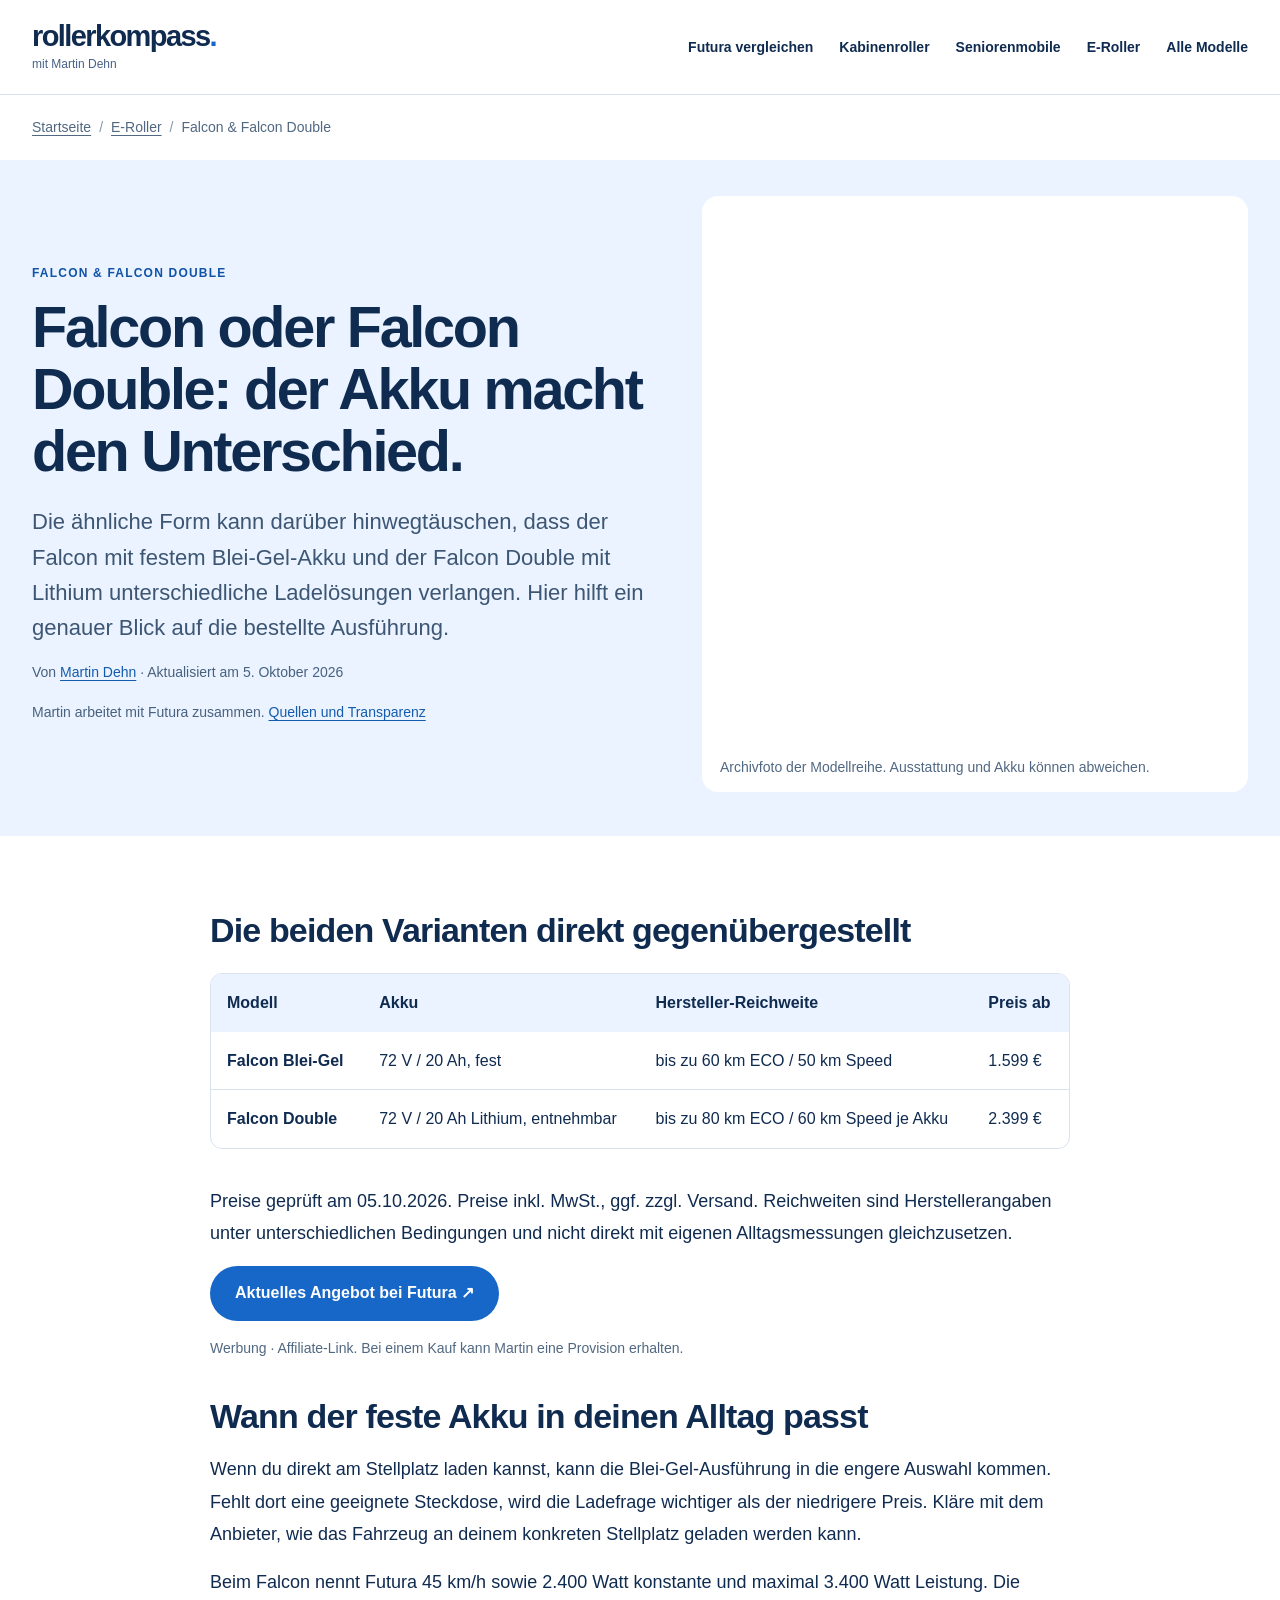
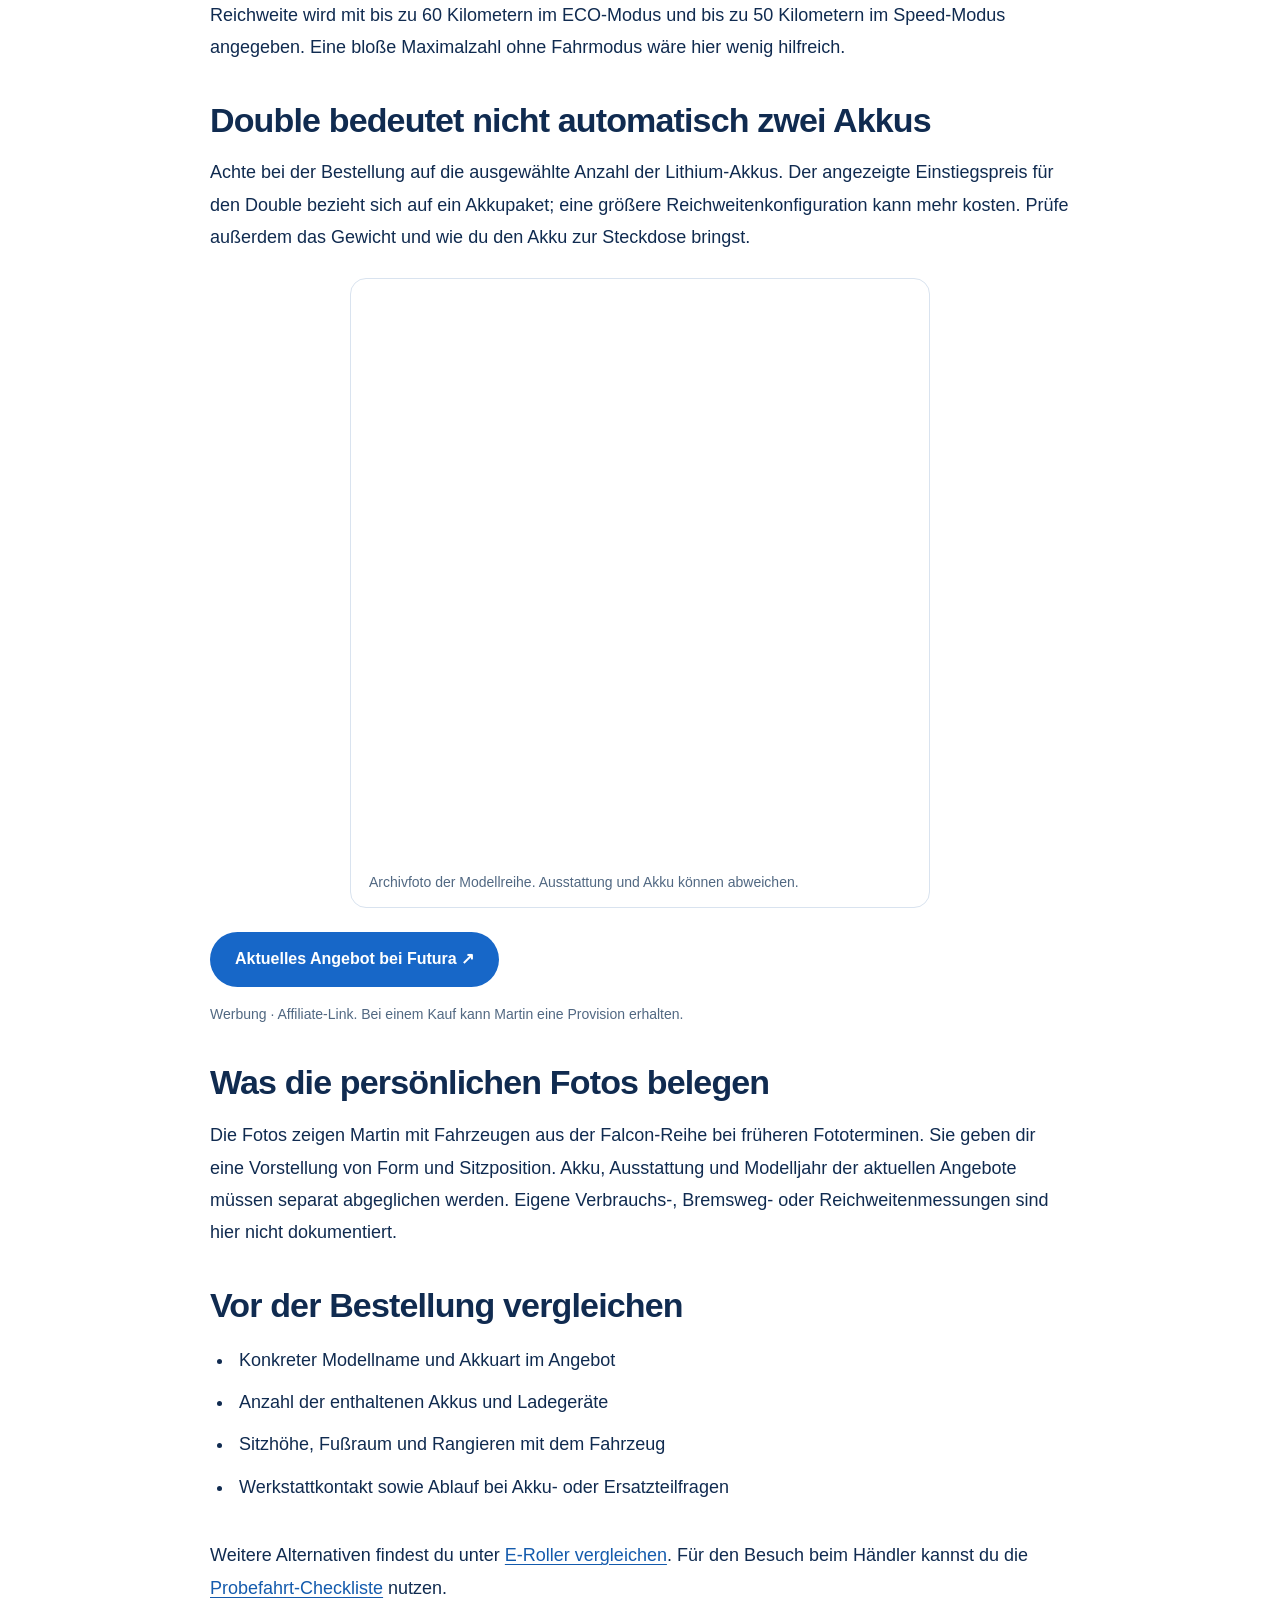
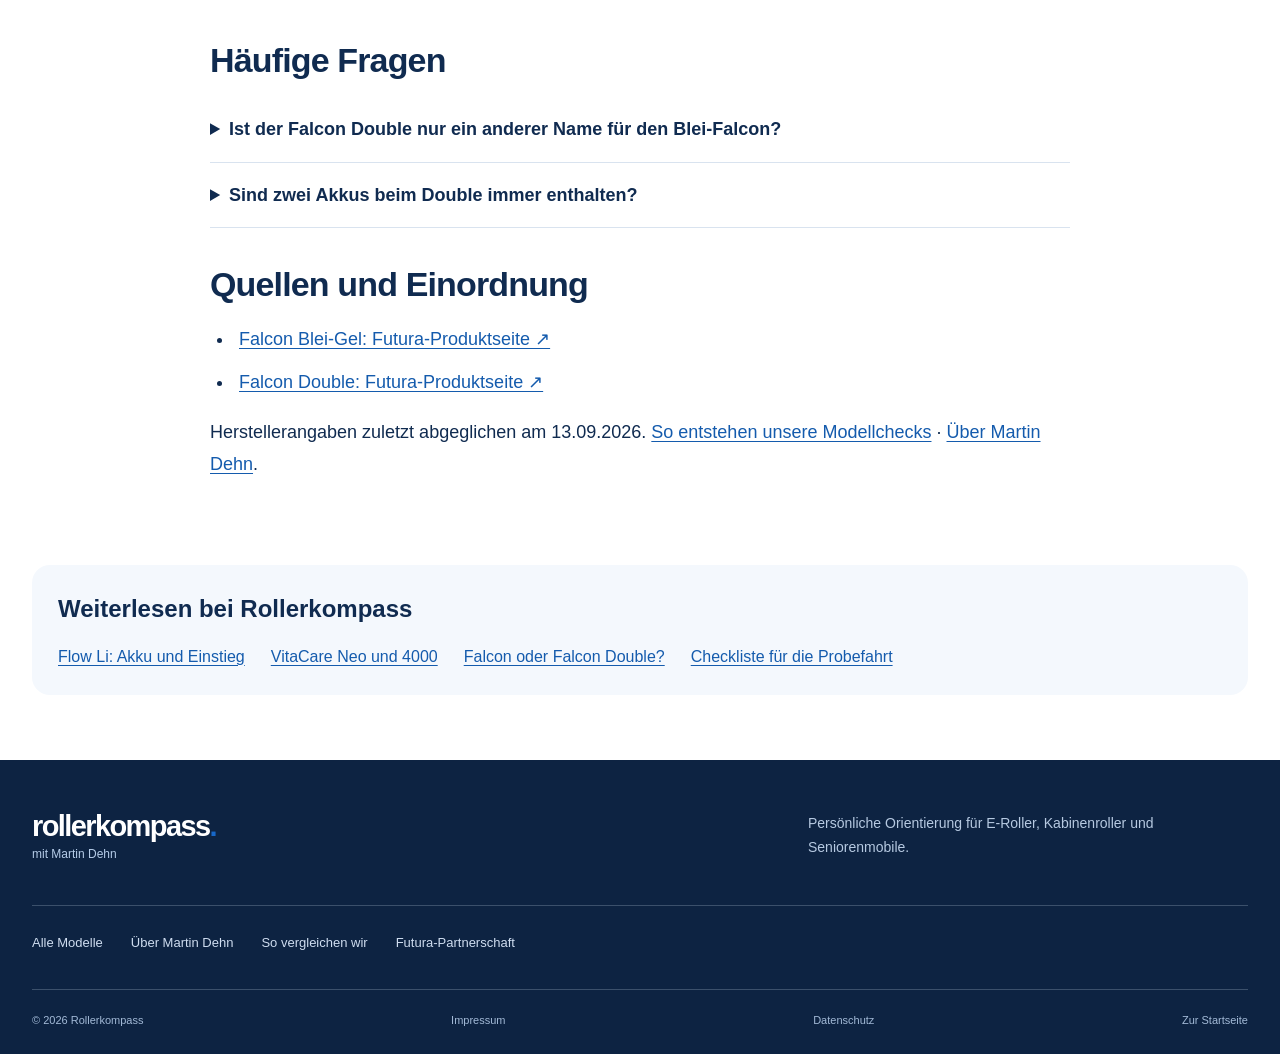
<file: e-roller/falcon/index.html>
<!doctype html><html lang="de"><head><meta charset="utf-8"><meta name="viewport" content="width=device-width, initial-scale=1"><title>Futura Falcon oder Falcon Double? Akku &amp; Unterschiede | Rollerkompass</title><meta name="description" content="Falcon Blei-Gel und Falcon Double mit Lithium vergleichen: Preise, Reichweite und Laden. Mit Martins Originalfotos und konkreten Fragen vor dem Kauf."><meta name="robots" content="index,follow,max-image-preview:large"><link rel="canonical" href="https://rollerkompass.de/e-roller/falcon/"><meta property="og:type" content="article"><meta property="og:locale" content="de_DE"><meta property="og:site_name" content="Rollerkompass"><meta property="og:title" content="Futura Falcon oder Falcon Double? Akku &amp; Unterschiede"><meta property="og:description" content="Falcon Blei-Gel und Falcon Double mit Lithium vergleichen: Preise, Reichweite und Laden. Mit Martins Originalfotos und konkreten Fragen vor dem Kauf."><meta property="og:url" content="https://rollerkompass.de/e-roller/falcon/"><meta property="og:image" content="https://rollerkompass.de/og.png"><meta property="og:image:alt" content="Rollerkompass mit Martin Dehn"><meta name="twitter:card" content="summary_large_image"><link rel="stylesheet" href="/styles.css?v=catalog-20261005b"><script type="application/ld+json">{"@context":"https://schema.org","@graph":[{"@type":"WebSite","@id":"https://rollerkompass.de/#website","name":"Rollerkompass","alternateName":"Rollerkompass mit Martin Dehn","url":"https://rollerkompass.de/","inLanguage":"de-DE","publisher":{"@id":"https://rollerkompass.de/#organization"}},{"@type":"Organization","@id":"https://rollerkompass.de/#organization","name":"Rollerkompass","url":"https://rollerkompass.de/","founder":{"@id":"https://rollerkompass.de/ueber-martin-dehn/#person"}},{"@type":"Person","@id":"https://rollerkompass.de/ueber-martin-dehn/#person","name":"Martin Dehn","url":"https://rollerkompass.de/ueber-martin-dehn/","image":"https://rollerkompass.de/assets/martin-portrait-1280.webp","sameAs":["https://martindehn.de/"]},{"@type":"Article","@id":"https://rollerkompass.de/e-roller/falcon/#page","url":"https://rollerkompass.de/e-roller/falcon/","name":"Falcon oder Falcon Double: der Akku macht den Unterschied.","description":"Falcon Blei-Gel und Falcon Double mit Lithium vergleichen: Preise, Reichweite und Laden. Mit Martins Originalfotos und konkreten Fragen vor dem Kauf.","inLanguage":"de-DE","isPartOf":{"@id":"https://rollerkompass.de/#website"},"dateModified":"2026-10-05","breadcrumb":{"@type":"BreadcrumbList","itemListElement":[{"@type":"ListItem","position":1,"name":"Startseite","item":"https://rollerkompass.de/"},{"@type":"ListItem","position":2,"name":"E-Roller","item":"https://rollerkompass.de/e-roller/"},{"@type":"ListItem","position":3,"name":"Falcon & Falcon Double","item":"https://rollerkompass.de/e-roller/falcon/"}]},"headline":"Falcon oder Falcon Double: der Akku macht den Unterschied.","author":{"@id":"https://rollerkompass.de/ueber-martin-dehn/#person"},"publisher":{"@id":"https://rollerkompass.de/#organization"},"mainEntityOfPage":"https://rollerkompass.de/e-roller/falcon/","image":["https://rollerkompass.de/og.png"]}]}</script></head><body><a class="skip-link" href="#inhalt">Zum Inhalt springen</a><header class="page-header"><nav class="nav shell" aria-label="Hauptnavigation"><a class="brand" href="/" aria-label="Rollerkompass Startseite"><span class="brand-word">rollerkompass<span>.</span></span><small>mit Martin Dehn</small></a><div class="nav-links"><a href="/elektroroller-futura/">Futura vergleichen</a><a href="/kabinenroller/">Kabinenroller</a><a href="/seniorenmobile/">Seniorenmobile</a><a href="/e-roller/">E-Roller</a><a href="/modelle/">Alle Modelle</a></div><details class="mobile-nav"><summary>Menü <span aria-hidden="true">☰</span></summary><div><a href="/elektroroller-futura/">Futura vergleichen</a><a href="/kabinenroller/">Kabinenroller</a><a href="/seniorenmobile/">Seniorenmobile</a><a href="/e-roller/">E-Roller</a><a href="/modelle/">Alle Modelle</a><a href="/ratgeber/probefahrt-checkliste/">Probefahrt-Checkliste</a><a href="/ueber-martin-dehn/">Über Martin Dehn</a></div></details></nav></header><main id="inhalt"><div class="shell"><nav class="breadcrumbs" aria-label="Brotkrumennavigation"><ol><li><a href="/">Startseite</a></li><li><a href="/e-roller/">E-Roller</a></li><li><span aria-current="page">Falcon &amp; Falcon Double</span></li></ol></nav></div><section class="editorial-hero"><div class="shell editorial-hero-grid"><div><p class="eyebrow">Falcon &amp; Falcon Double</p><h1>Falcon oder Falcon Double: der Akku macht den Unterschied.</h1><p class="editorial-intro">Die ähnliche Form kann darüber hinwegtäuschen, dass der Falcon mit festem Blei-Gel-Akku und der Falcon Double mit Lithium unterschiedliche Ladelösungen verlangen. Hier hilft ein genauer Blick auf die bestellte Ausführung.</p><p class="editorial-byline">Von <a href="/ueber-martin-dehn/">Martin Dehn</a> · Aktualisiert am <time datetime="2026-10-05">5. Oktober 2026</time></p><p class="editorial-disclosure">Martin arbeitet mit Futura zusammen. <a href="/so-vergleichen-wir/">Quellen und Transparenz</a></p></div><figure class="editorial-photo"><img src="/assets/produkt-falcon-960.webp" srcset="/assets/produkt-falcon-480.webp 480w, /assets/produkt-falcon-960.webp 960w" sizes="(max-width: 800px) calc(100vw - 40px), 520px" width="960" height="1280" alt="Martin sitzt im grauen Mantel auf einem Falcon." fetchpriority="high" decoding="async"><figcaption>Archivfoto der Modellreihe. Ausstattung und Akku können abweichen.</figcaption></figure></div></section><div class="shell editorial-body"><section><h2>Die beiden Varianten direkt gegenübergestellt</h2><div class="table-scroll" role="region" aria-label="Modellvergleich" tabindex="0"><table><thead><tr><th scope="col">Modell</th><th scope="col">Akku</th><th scope="col">Hersteller-Reichweite</th><th scope="col">Preis ab</th></tr></thead><tbody><tr><th scope="row">Falcon Blei-Gel</th><td>72 V / 20 Ah, fest</td><td>bis zu 60 km ECO / 50 km Speed</td><td>1.599 €</td></tr><tr><th scope="row">Falcon Double</th><td>72 V / 20 Ah Lithium, entnehmbar</td><td>bis zu 80 km ECO / 60 km Speed je Akku</td><td>2.399 €</td></tr></tbody></table></div></section><p>Preise geprüft am 05.10.2026. Preise inkl. MwSt., ggf. zzgl. Versand. Reichweiten sind Herstellerangaben unter unterschiedlichen Bedingungen und nicht direkt mit eigenen Alltagsmessungen gleichzusetzen.</p><p><a data-rk-model="falcon-blei" data-rk-kind="offer" class="button button-primary" href="https://elektroroller-futura.de/shop/elektroroller/e-scooter-kaufen-falcon-2?affp=17205#/farbe-schwarz" target="_blank" rel="sponsored nofollow noopener noreferrer">Aktuelles Angebot bei Futura ↗</a></p><p class="editorial-note">Werbung · Affiliate-Link. Bei einem Kauf kann Martin eine Provision erhalten.</p><section><h2>Wann der feste Akku in deinen Alltag passt</h2><p>Wenn du direkt am Stellplatz laden kannst, kann die Blei-Gel-Ausführung in die engere Auswahl kommen. Fehlt dort eine geeignete Steckdose, wird die Ladefrage wichtiger als der niedrigere Preis. Kläre mit dem Anbieter, wie das Fahrzeug an deinem konkreten Stellplatz geladen werden kann.</p><p>Beim Falcon nennt Futura 45 km/h sowie 2.400 Watt konstante und maximal 3.400 Watt Leistung. Die Reichweite wird mit bis zu 60 Kilometern im ECO-Modus und bis zu 50 Kilometern im Speed-Modus angegeben. Eine bloße Maximalzahl ohne Fahrmodus wäre hier wenig hilfreich.</p></section><section><h2>Double bedeutet nicht automatisch zwei Akkus</h2><p>Achte bei der Bestellung auf die ausgewählte Anzahl der Lithium-Akkus. Der angezeigte Einstiegspreis für den Double bezieht sich auf ein Akkupaket; eine größere Reichweitenkonfiguration kann mehr kosten. Prüfe außerdem das Gewicht und wie du den Akku zur Steckdose bringst.</p><figure class="editorial-photo"><img src="/assets/produkt-falcon-double-960.webp" srcset="/assets/produkt-falcon-double-480.webp 480w, /assets/produkt-falcon-double-960.webp 960w" sizes="(max-width: 800px) calc(100vw - 40px), 520px" width="5712" height="4284" alt="Martin mit einem weiß-grünen Falcon Double bei Sonnenuntergang." loading="lazy" decoding="async"><figcaption>Archivfoto der Modellreihe. Ausstattung und Akku können abweichen.</figcaption></figure><p><a data-rk-model="falcon-double" data-rk-kind="offer" class="button button-primary" href="https://elektroroller-futura.de/shop/elektroroller/e-scooter-falcon?affp=17205#/geschwindigkeit_auswahlen-45_km_h/farbe-schwarz/anzahl_lithium_ionen_akkus-1_lithium_akku_80_km_reichweite" target="_blank" rel="sponsored nofollow noopener noreferrer">Aktuelles Angebot bei Futura ↗</a></p><p class="editorial-note">Werbung · Affiliate-Link. Bei einem Kauf kann Martin eine Provision erhalten.</p></section><section><h2>Was die persönlichen Fotos belegen</h2><p>Die Fotos zeigen Martin mit Fahrzeugen aus der Falcon-Reihe bei früheren Fototerminen. Sie geben dir eine Vorstellung von Form und Sitzposition. Akku, Ausstattung und Modelljahr der aktuellen Angebote müssen separat abgeglichen werden. Eigene Verbrauchs-, Bremsweg- oder Reichweitenmessungen sind hier nicht dokumentiert.</p></section><section><h2>Vor der Bestellung vergleichen</h2><ul><li>Konkreter Modellname und Akkuart im Angebot</li><li>Anzahl der enthaltenen Akkus und Ladegeräte</li><li>Sitzhöhe, Fußraum und Rangieren mit dem Fahrzeug</li><li>Werkstattkontakt sowie Ablauf bei Akku- oder Ersatzteilfragen</li></ul></section><p>Weitere Alternativen findest du unter <a href="/e-roller/">E-Roller vergleichen</a>. Für den Besuch beim Händler kannst du die <a href="/ratgeber/probefahrt-checkliste/">Probefahrt-Checkliste</a> nutzen.</p><section><h2>Häufige Fragen</h2><details class="editorial-faq"><summary>Ist der Falcon Double nur ein anderer Name für den Blei-Falcon?</summary><p>Nein. Die hier verglichenen Ausführungen unterscheiden sich vor allem durch ihre Akkutechnik und die damit verbundenen Lademöglichkeiten.</p></details><details class="editorial-faq"><summary>Sind zwei Akkus beim Double immer enthalten?</summary><p>Nein. Entscheidend ist die Akkuzahl der ausgewählten Konfiguration. Prüfe sie im Angebot und in der Bestellübersicht.</p></details></section><section><h2>Quellen und Einordnung</h2><ul><li><a href="https://elektroroller-futura.de/shop/elektroroller/e-scooter-kaufen-falcon-2" target="_blank" rel="noopener noreferrer">Falcon Blei-Gel: Futura-Produktseite ↗</a></li><li><a href="https://elektroroller-futura.de/shop/elektroroller/e-scooter-falcon" target="_blank" rel="noopener noreferrer">Falcon Double: Futura-Produktseite ↗</a></li></ul><p>Herstellerangaben zuletzt abgeglichen am 13.09.2026. <a href="/so-vergleichen-wir/">So entstehen unsere Modellchecks</a> · <a href="/ueber-martin-dehn/">Über Martin Dehn</a>.</p></section></div><aside class="editorial-next shell"><h2>Weiterlesen bei Rollerkompass</h2><div><a href="/kabinenroller/flow-li/">Flow Li: Akku und Einstieg</a><a href="/seniorenmobile/vita-care-neo/">VitaCare Neo und 4000</a><a href="/e-roller/falcon/">Falcon oder Falcon Double?</a><a href="/ratgeber/probefahrt-checkliste/">Checkliste für die Probefahrt</a></div></aside></main><footer class="footer"><div class="shell footer-main"><a class="brand footer-brand" href="/"><span class="brand-word">rollerkompass<span>.</span></span><small>mit Martin Dehn</small></a><p>Persönliche Orientierung für E-Roller, Kabinenroller und Seniorenmobile.</p><div class="footer-links"><a href="/modelle/">Alle Modelle</a><a href="/ueber-martin-dehn/">Über Martin Dehn</a><a href="/so-vergleichen-wir/">So vergleichen wir</a><a href="/#transparenz">Futura-Partnerschaft</a></div></div><div class="shell footer-bottom"><span>© 2026 Rollerkompass</span><a href="/impressum/">Impressum</a><a href="/datenschutz/">Datenschutz</a><a href="/">Zur Startseite</a></div></footer><script defer src="/click-tracking.js?v=catalog-20261005"></script></body></html>
</file>
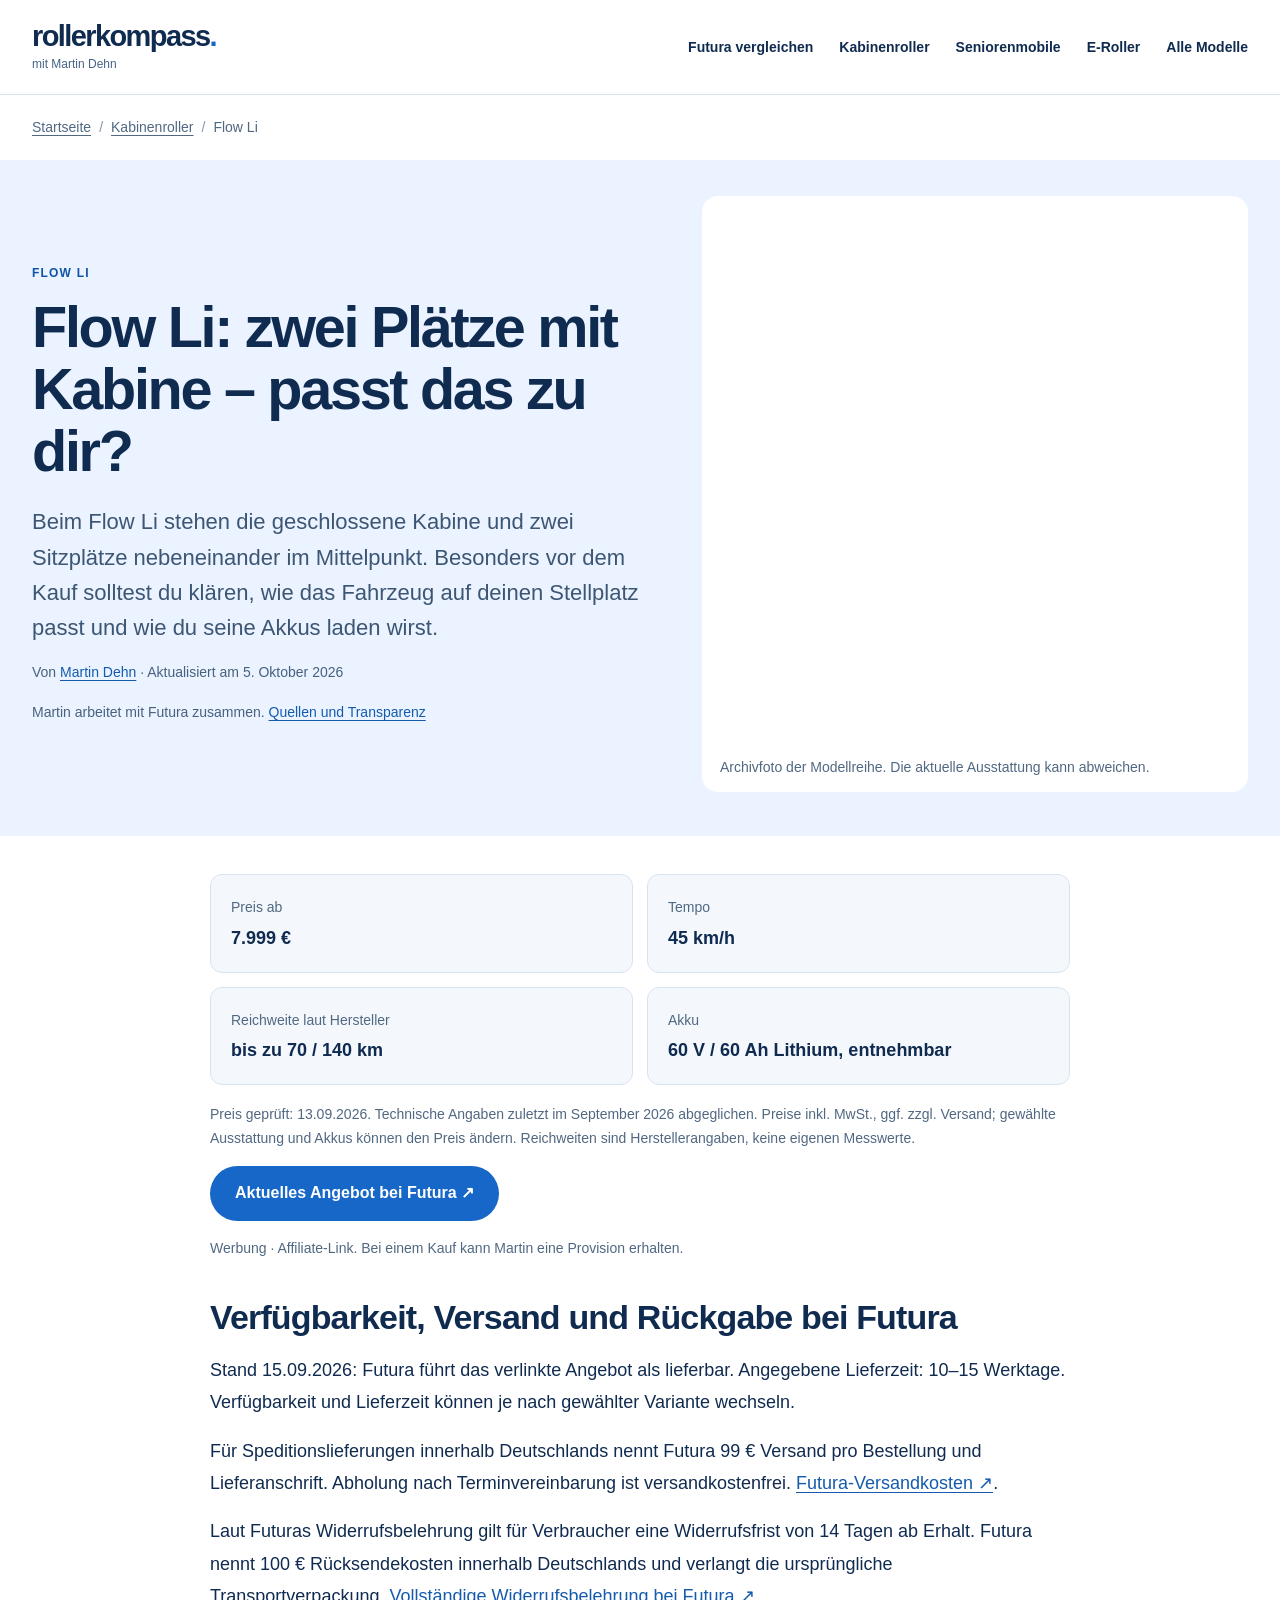
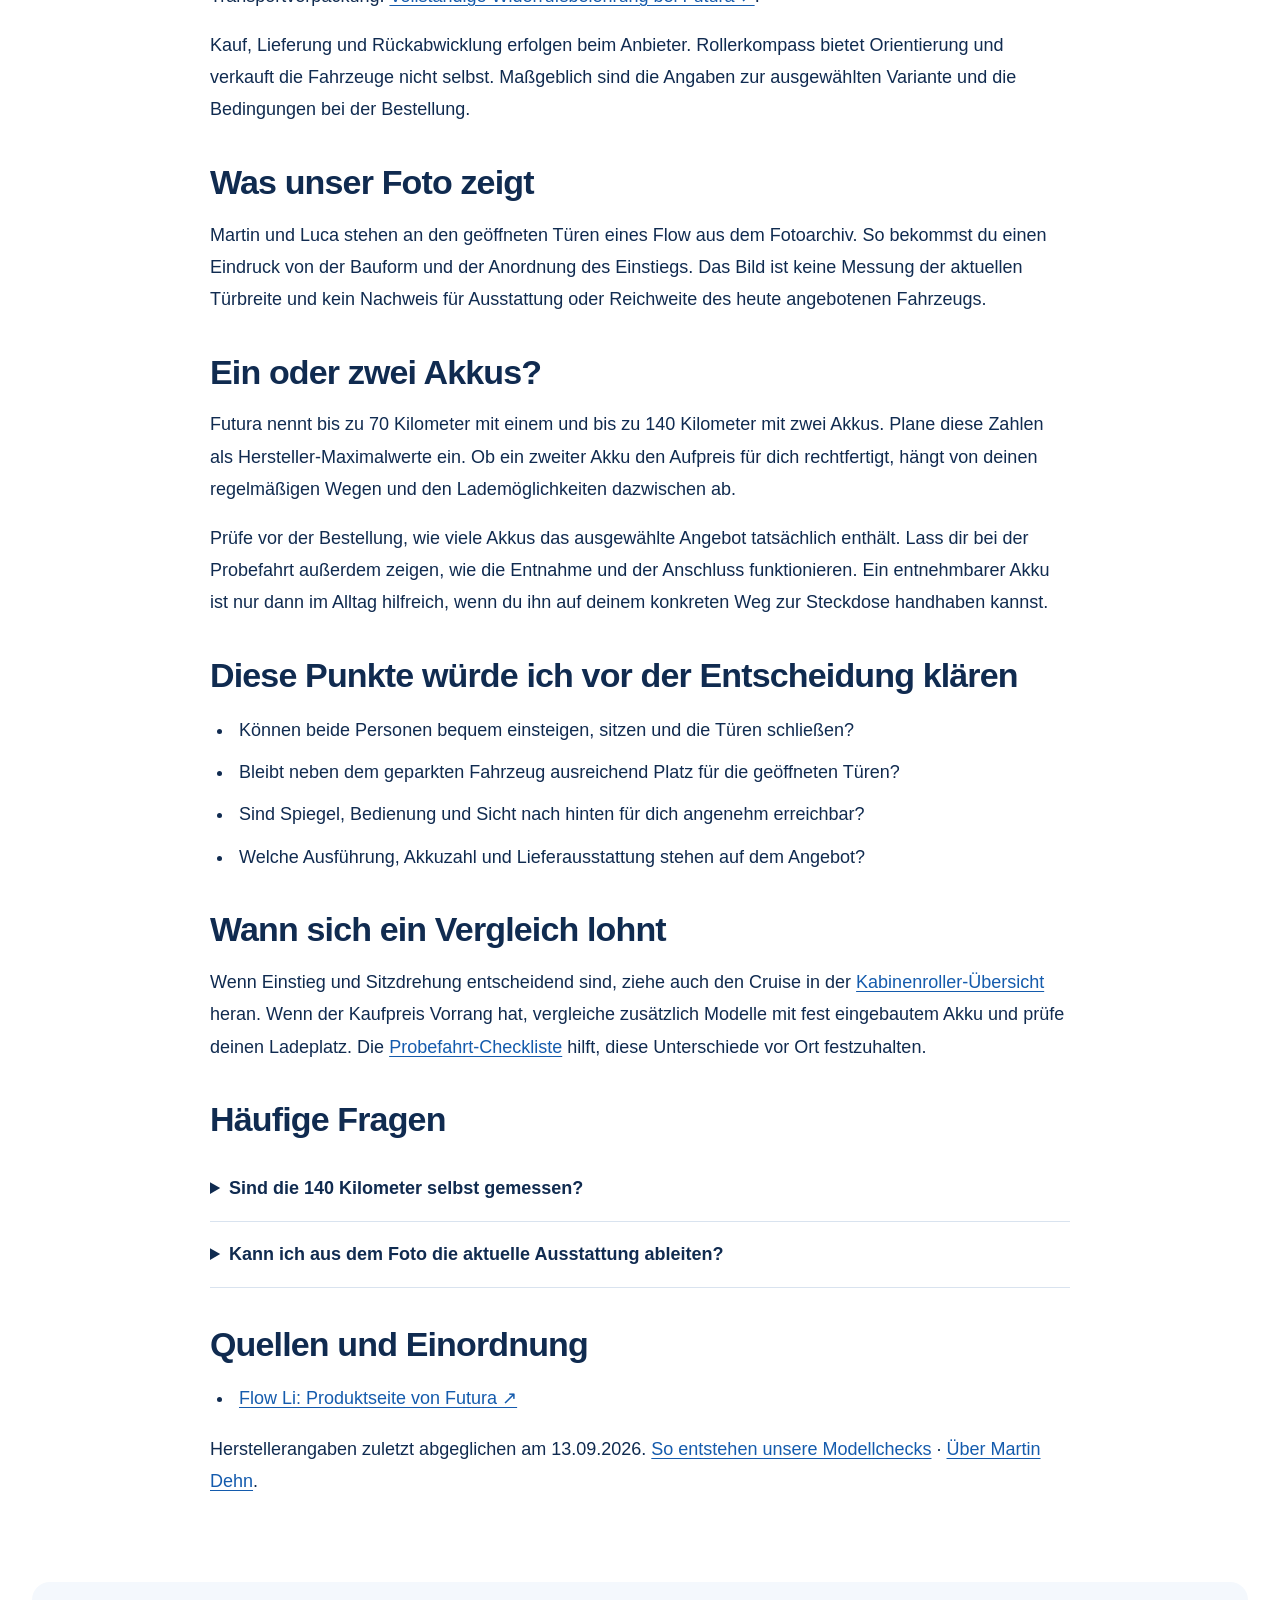
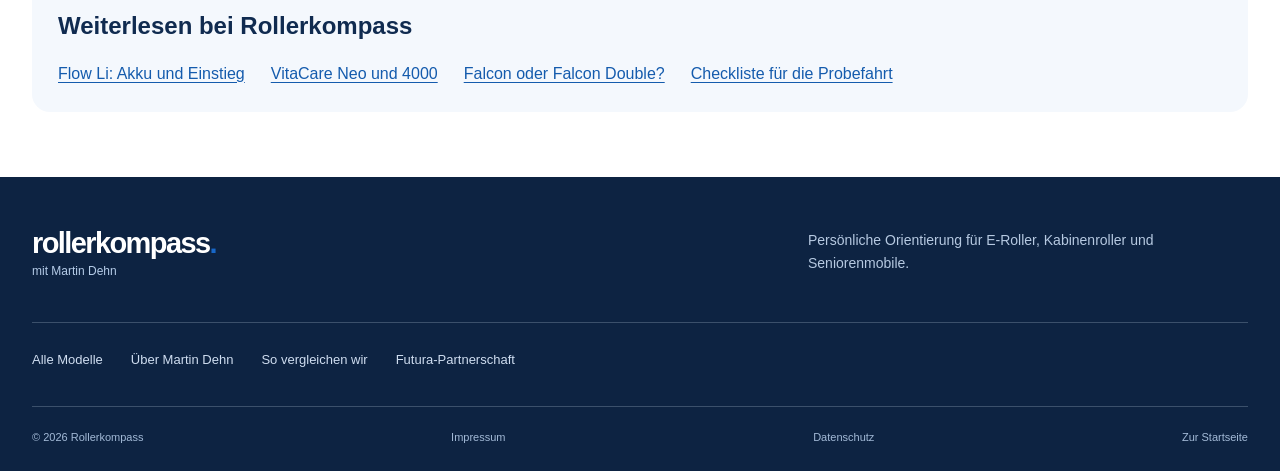
<file: kabinenroller/flow-li/index.html>
<!doctype html><html lang="de"><head><meta charset="utf-8"><meta name="viewport" content="width=device-width, initial-scale=1"><title>Futura Flow Li: Kabinenroller, Akku &amp; Kaufhilfe | Rollerkompass</title><meta name="description" content="Futura Flow Li mit Originalfoto von Martin und Luca: 45 km/h, Akkuoptionen, Preis und konkrete Fragen zu Einstieg und Laden. Ehrlich eingeordnet."><meta name="robots" content="index,follow,max-image-preview:large"><link rel="canonical" href="https://rollerkompass.de/kabinenroller/flow-li/"><meta property="og:type" content="article"><meta property="og:locale" content="de_DE"><meta property="og:site_name" content="Rollerkompass"><meta property="og:title" content="Futura Flow Li: Kabinenroller, Akku &amp; Kaufhilfe"><meta property="og:description" content="Futura Flow Li mit Originalfoto von Martin und Luca: 45 km/h, Akkuoptionen, Preis und konkrete Fragen zu Einstieg und Laden. Ehrlich eingeordnet."><meta property="og:url" content="https://rollerkompass.de/kabinenroller/flow-li/"><meta property="og:image" content="https://rollerkompass.de/og.png"><meta property="og:image:alt" content="Rollerkompass mit Martin Dehn"><meta name="twitter:card" content="summary_large_image"><link rel="stylesheet" href="/styles.css?v=catalog-20261005b"><script type="application/ld+json">{"@context":"https://schema.org","@graph":[{"@type":"WebSite","@id":"https://rollerkompass.de/#website","name":"Rollerkompass","alternateName":"Rollerkompass mit Martin Dehn","url":"https://rollerkompass.de/","inLanguage":"de-DE","publisher":{"@id":"https://rollerkompass.de/#organization"}},{"@type":"Organization","@id":"https://rollerkompass.de/#organization","name":"Rollerkompass","url":"https://rollerkompass.de/","founder":{"@id":"https://rollerkompass.de/ueber-martin-dehn/#person"}},{"@type":"Person","@id":"https://rollerkompass.de/ueber-martin-dehn/#person","name":"Martin Dehn","url":"https://rollerkompass.de/ueber-martin-dehn/","image":"https://rollerkompass.de/assets/martin-portrait-1280.webp","sameAs":["https://martindehn.de/"]},{"@type":"Article","@id":"https://rollerkompass.de/kabinenroller/flow-li/#page","url":"https://rollerkompass.de/kabinenroller/flow-li/","name":"Flow Li: zwei Plätze mit Kabine – passt das zu dir?","description":"Futura Flow Li mit Originalfoto von Martin und Luca: 45 km/h, Akkuoptionen, Preis und konkrete Fragen zu Einstieg und Laden. Ehrlich eingeordnet.","inLanguage":"de-DE","isPartOf":{"@id":"https://rollerkompass.de/#website"},"dateModified":"2026-10-05","breadcrumb":{"@type":"BreadcrumbList","itemListElement":[{"@type":"ListItem","position":1,"name":"Startseite","item":"https://rollerkompass.de/"},{"@type":"ListItem","position":2,"name":"Kabinenroller","item":"https://rollerkompass.de/kabinenroller/"},{"@type":"ListItem","position":3,"name":"Flow Li","item":"https://rollerkompass.de/kabinenroller/flow-li/"}]},"headline":"Flow Li: zwei Plätze mit Kabine – passt das zu dir?","author":{"@id":"https://rollerkompass.de/ueber-martin-dehn/#person"},"publisher":{"@id":"https://rollerkompass.de/#organization"},"mainEntityOfPage":"https://rollerkompass.de/kabinenroller/flow-li/","image":["https://rollerkompass.de/og.png"],"about":{"@id":"https://rollerkompass.de/kabinenroller/flow-li/#product"}},{"@type":"Product","@id":"https://rollerkompass.de/kabinenroller/flow-li/#product","name":"Flow Li","description":"Vierrädriger Kabinenroller Flow Li mit entnehmbarem Lithium-Akku","image":["https://elektroroller-futura.de/17644-big_default/elektro-kabinenroller-flow.jpg"],"brand":{"@type":"Brand","name":"Futura"},"offers":{"@type":"Offer","url":"https://elektroroller-futura.de/shop/elektromobilitaet-fuer-senioren/elektro-kabinenroller-flow","price":7999,"priceCurrency":"EUR","seller":{"@type":"Organization","name":"Elektroroller Futura","url":"https://elektroroller-futura.de/"},"availability":"https://schema.org/InStock","itemCondition":"https://schema.org/NewCondition","shippingDetails":{"@type":"OfferShippingDetails","shippingDestination":{"@type":"DefinedRegion","addressCountry":"DE"},"shippingRate":{"@type":"MonetaryAmount","value":99,"currency":"EUR"},"deliveryTime":{"@type":"ShippingDeliveryTime","transitTime":{"@type":"QuantitativeValue","minValue":10,"maxValue":15,"unitCode":"DAY"}},"shippingSettingsLink":"https://elektroroller-futura.de/info/versandkosten"},"hasMerchantReturnPolicy":{"@type":"MerchantReturnPolicy","applicableCountry":"DE","returnPolicyCountry":"DE","returnPolicyCategory":"https://schema.org/MerchantReturnFiniteReturnWindow","merchantReturnDays":14,"returnMethod":"https://schema.org/ReturnByMail","returnFees":"https://schema.org/ReturnShippingFees","returnShippingFeesAmount":{"@type":"MonetaryAmount","value":100,"currency":"EUR"},"merchantReturnLink":"https://elektroroller-futura.de/info/widerrufsbelehrung"}}}]}</script></head><body><a class="skip-link" href="#inhalt">Zum Inhalt springen</a><header class="page-header"><nav class="nav shell" aria-label="Hauptnavigation"><a class="brand" href="/" aria-label="Rollerkompass Startseite"><span class="brand-word">rollerkompass<span>.</span></span><small>mit Martin Dehn</small></a><div class="nav-links"><a href="/elektroroller-futura/">Futura vergleichen</a><a href="/kabinenroller/">Kabinenroller</a><a href="/seniorenmobile/">Seniorenmobile</a><a href="/e-roller/">E-Roller</a><a href="/modelle/">Alle Modelle</a></div><details class="mobile-nav"><summary>Menü <span aria-hidden="true">☰</span></summary><div><a href="/elektroroller-futura/">Futura vergleichen</a><a href="/kabinenroller/">Kabinenroller</a><a href="/seniorenmobile/">Seniorenmobile</a><a href="/e-roller/">E-Roller</a><a href="/modelle/">Alle Modelle</a><a href="/ratgeber/probefahrt-checkliste/">Probefahrt-Checkliste</a><a href="/ueber-martin-dehn/">Über Martin Dehn</a></div></details></nav></header><main id="inhalt"><div class="shell"><nav class="breadcrumbs" aria-label="Brotkrumennavigation"><ol><li><a href="/">Startseite</a></li><li><a href="/kabinenroller/">Kabinenroller</a></li><li><span aria-current="page">Flow Li</span></li></ol></nav></div><section class="editorial-hero"><div class="shell editorial-hero-grid"><div><p class="eyebrow">Flow Li</p><h1>Flow Li: zwei Plätze mit Kabine – passt das zu dir?</h1><p class="editorial-intro">Beim Flow Li stehen die geschlossene Kabine und zwei Sitzplätze nebeneinander im Mittelpunkt. Besonders vor dem Kauf solltest du klären, wie das Fahrzeug auf deinen Stellplatz passt und wie du seine Akkus laden wirst.</p><p class="editorial-byline">Von <a href="/ueber-martin-dehn/">Martin Dehn</a> · Aktualisiert am <time datetime="2026-10-05">5. Oktober 2026</time></p><p class="editorial-disclosure">Martin arbeitet mit Futura zusammen. <a href="/so-vergleichen-wir/">Quellen und Transparenz</a></p></div><figure class="editorial-photo"><img src="/assets/produkt-flow-960.webp" srcset="/assets/produkt-flow-480.webp 480w, /assets/produkt-flow-960.webp 960w" sizes="(max-width: 800px) calc(100vw - 40px), 520px" width="4284" height="5712" alt="Martin und Luca an den geöffneten Türen eines silbernen Flow-Kabinenrollers." fetchpriority="high" decoding="async"><figcaption>Archivfoto der Modellreihe. Die aktuelle Ausstattung kann abweichen.</figcaption></figure></div></section><div class="shell editorial-body"><dl class="editorial-facts"><div><dt>Preis ab</dt><dd>7.999 €</dd></div><div><dt>Tempo</dt><dd>45 km/h</dd></div><div><dt>Reichweite laut Hersteller</dt><dd>bis zu 70 / 140 km</dd></div><div><dt>Akku</dt><dd>60 V / 60 Ah Lithium, entnehmbar</dd></div></dl><p class="editorial-note">Preis geprüft: 13.09.2026. Technische Angaben zuletzt im September 2026 abgeglichen. Preise inkl. MwSt., ggf. zzgl. Versand; gewählte Ausstattung und Akkus können den Preis ändern. Reichweiten sind Herstellerangaben, keine eigenen Messwerte.</p><p><a data-rk-model="flow-li" data-rk-kind="offer" class="button button-primary" href="https://elektroroller-futura.de/shop/elektromobilitaet-fuer-senioren/elektro-kabinenroller-flow?affp=17205#/geschwindigkeit_auswahlen-45_km_h/farbe-light_grey/anzahl_lithium_ionen_akkus-1_lithium_akku_70_km_reichweite" target="_blank" rel="sponsored nofollow noopener noreferrer">Aktuelles Angebot bei Futura ↗</a></p><p class="editorial-note">Werbung · Affiliate-Link. Bei einem Kauf kann Martin eine Provision erhalten.</p><section><h2>Verfügbarkeit, Versand und Rückgabe bei Futura</h2><p>Stand 15.09.2026: Futura führt das verlinkte Angebot als lieferbar. Angegebene Lieferzeit: 10–15 Werktage. Verfügbarkeit und Lieferzeit können je nach gewählter Variante wechseln.</p><p>Für Speditionslieferungen innerhalb Deutschlands nennt Futura 99 € Versand pro Bestellung und Lieferanschrift. Abholung nach Terminvereinbarung ist versandkostenfrei. <a href="https://elektroroller-futura.de/info/versandkosten" target="_blank" rel="noopener noreferrer">Futura-Versandkosten ↗</a>.</p><p>Laut Futuras Widerrufsbelehrung gilt für Verbraucher eine Widerrufsfrist von 14 Tagen ab Erhalt. Futura nennt 100 € Rücksendekosten innerhalb Deutschlands und verlangt die ursprüngliche Transportverpackung. <a href="https://elektroroller-futura.de/info/widerrufsbelehrung" target="_blank" rel="noopener noreferrer">Vollständige Widerrufsbelehrung bei Futura ↗</a>.</p><p>Kauf, Lieferung und Rückabwicklung erfolgen beim Anbieter. Rollerkompass bietet Orientierung und verkauft die Fahrzeuge nicht selbst. Maßgeblich sind die Angaben zur ausgewählten Variante und die Bedingungen bei der Bestellung.</p></section><section><h2>Was unser Foto zeigt</h2><p>Martin und Luca stehen an den geöffneten Türen eines Flow aus dem Fotoarchiv. So bekommst du einen Eindruck von der Bauform und der Anordnung des Einstiegs. Das Bild ist keine Messung der aktuellen Türbreite und kein Nachweis für Ausstattung oder Reichweite des heute angebotenen Fahrzeugs.</p></section><section><h2>Ein oder zwei Akkus?</h2><p>Futura nennt bis zu 70 Kilometer mit einem und bis zu 140 Kilometer mit zwei Akkus. Plane diese Zahlen als Hersteller-Maximalwerte ein. Ob ein zweiter Akku den Aufpreis für dich rechtfertigt, hängt von deinen regelmäßigen Wegen und den Lademöglichkeiten dazwischen ab.</p><p>Prüfe vor der Bestellung, wie viele Akkus das ausgewählte Angebot tatsächlich enthält. Lass dir bei der Probefahrt außerdem zeigen, wie die Entnahme und der Anschluss funktionieren. Ein entnehmbarer Akku ist nur dann im Alltag hilfreich, wenn du ihn auf deinem konkreten Weg zur Steckdose handhaben kannst.</p></section><section><h2>Diese Punkte würde ich vor der Entscheidung klären</h2><ul><li>Können beide Personen bequem einsteigen, sitzen und die Türen schließen?</li><li>Bleibt neben dem geparkten Fahrzeug ausreichend Platz für die geöffneten Türen?</li><li>Sind Spiegel, Bedienung und Sicht nach hinten für dich angenehm erreichbar?</li><li>Welche Ausführung, Akkuzahl und Lieferausstattung stehen auf dem Angebot?</li></ul></section><section><h2>Wann sich ein Vergleich lohnt</h2><p>Wenn Einstieg und Sitzdrehung entscheidend sind, ziehe auch den Cruise in der <a href="/kabinenroller/">Kabinenroller-Übersicht</a> heran. Wenn der Kaufpreis Vorrang hat, vergleiche zusätzlich Modelle mit fest eingebautem Akku und prüfe deinen Ladeplatz. Die <a href="/ratgeber/probefahrt-checkliste/">Probefahrt-Checkliste</a> hilft, diese Unterschiede vor Ort festzuhalten.</p></section><section><h2>Häufige Fragen</h2><details class="editorial-faq"><summary>Sind die 140 Kilometer selbst gemessen?</summary><p>Nein. Das ist die Herstellerangabe für die Variante mit zwei Akkus. Ein eigener Reichweitentest ist hier nicht dokumentiert.</p></details><details class="editorial-faq"><summary>Kann ich aus dem Foto die aktuelle Ausstattung ableiten?</summary><p>Nein. Das Foto stammt aus dem Archiv; die Ausstattung musst du mit der verlinkten aktuellen Variante abgleichen.</p></details></section><section><h2>Quellen und Einordnung</h2><ul><li><a href="https://elektroroller-futura.de/shop/elektromobilitaet-fuer-senioren/elektro-kabinenroller-flow" target="_blank" rel="noopener noreferrer">Flow Li: Produktseite von Futura ↗</a></li></ul><p>Herstellerangaben zuletzt abgeglichen am 13.09.2026. <a href="/so-vergleichen-wir/">So entstehen unsere Modellchecks</a> · <a href="/ueber-martin-dehn/">Über Martin Dehn</a>.</p></section></div><aside class="editorial-next shell"><h2>Weiterlesen bei Rollerkompass</h2><div><a href="/kabinenroller/flow-li/">Flow Li: Akku und Einstieg</a><a href="/seniorenmobile/vita-care-neo/">VitaCare Neo und 4000</a><a href="/e-roller/falcon/">Falcon oder Falcon Double?</a><a href="/ratgeber/probefahrt-checkliste/">Checkliste für die Probefahrt</a></div></aside></main><footer class="footer"><div class="shell footer-main"><a class="brand footer-brand" href="/"><span class="brand-word">rollerkompass<span>.</span></span><small>mit Martin Dehn</small></a><p>Persönliche Orientierung für E-Roller, Kabinenroller und Seniorenmobile.</p><div class="footer-links"><a href="/modelle/">Alle Modelle</a><a href="/ueber-martin-dehn/">Über Martin Dehn</a><a href="/so-vergleichen-wir/">So vergleichen wir</a><a href="/#transparenz">Futura-Partnerschaft</a></div></div><div class="shell footer-bottom"><span>© 2026 Rollerkompass</span><a href="/impressum/">Impressum</a><a href="/datenschutz/">Datenschutz</a><a href="/">Zur Startseite</a></div></footer><script defer src="/click-tracking.js?v=catalog-20261005"></script></body></html>
</file>
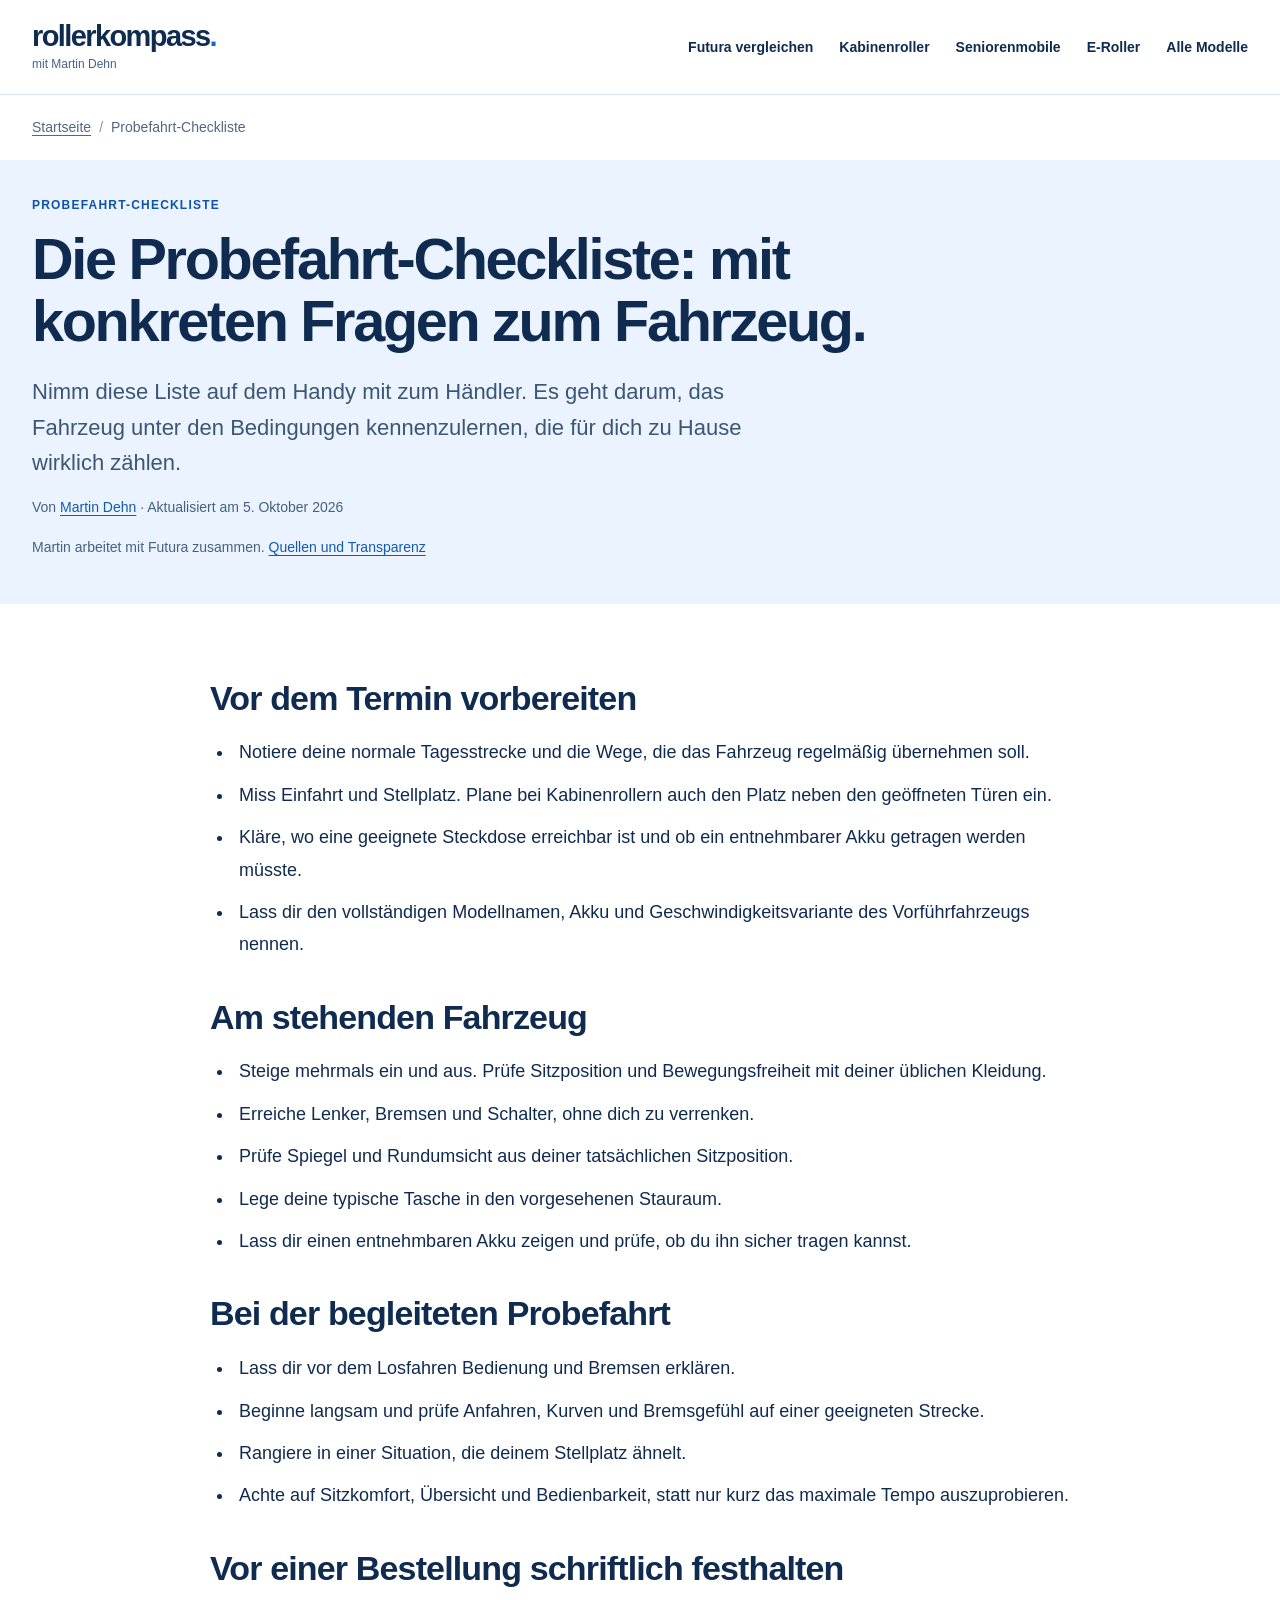
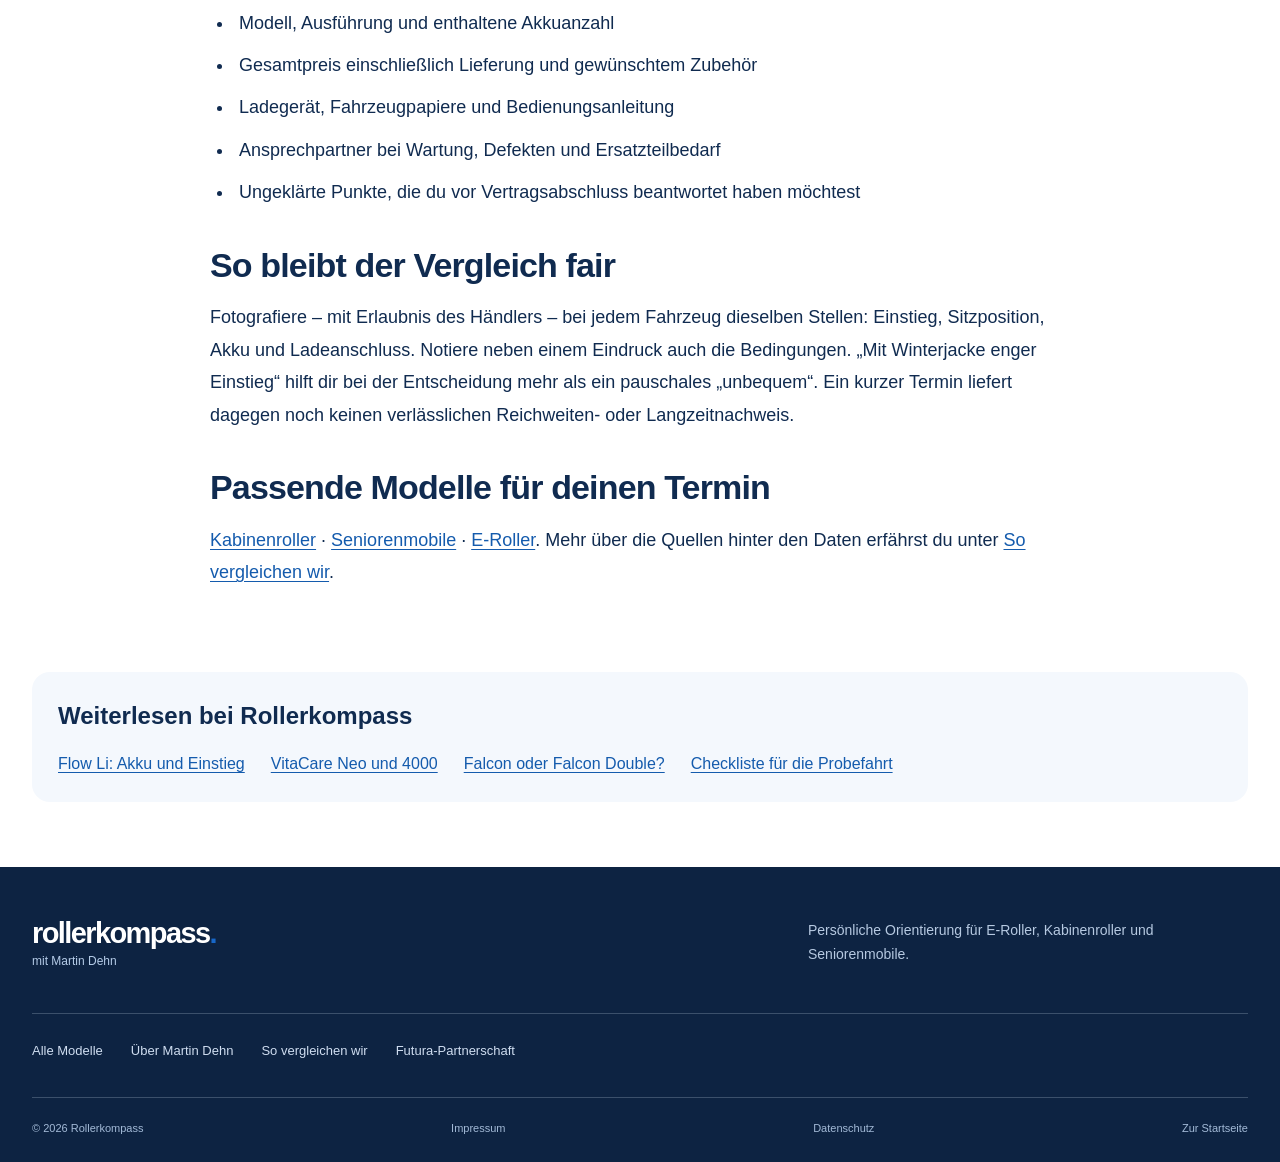
<file: ratgeber/probefahrt-checkliste/index.html>
<!doctype html><html lang="de"><head><meta charset="utf-8"><meta name="viewport" content="width=device-width, initial-scale=1"><title>Probefahrt-Checkliste für Kabinenroller &amp; E-Roller | Rollerkompass</title><meta name="description" content="Checkliste für Kabinenroller, E-Roller und Seniorenmobile: Einstieg, Laden, Sitz, Rangieren und Variante systematisch bei der Probefahrt prüfen."><meta name="robots" content="index,follow,max-image-preview:large"><link rel="canonical" href="https://rollerkompass.de/ratgeber/probefahrt-checkliste/"><meta property="og:type" content="article"><meta property="og:locale" content="de_DE"><meta property="og:site_name" content="Rollerkompass"><meta property="og:title" content="Probefahrt-Checkliste für Kabinenroller &amp; E-Roller"><meta property="og:description" content="Checkliste für Kabinenroller, E-Roller und Seniorenmobile: Einstieg, Laden, Sitz, Rangieren und Variante systematisch bei der Probefahrt prüfen."><meta property="og:url" content="https://rollerkompass.de/ratgeber/probefahrt-checkliste/"><meta property="og:image" content="https://rollerkompass.de/og.png"><meta property="og:image:alt" content="Rollerkompass mit Martin Dehn"><meta name="twitter:card" content="summary_large_image"><link rel="stylesheet" href="/styles.css?v=catalog-20261005b"><script type="application/ld+json">{"@context":"https://schema.org","@graph":[{"@type":"WebSite","@id":"https://rollerkompass.de/#website","name":"Rollerkompass","alternateName":"Rollerkompass mit Martin Dehn","url":"https://rollerkompass.de/","inLanguage":"de-DE","publisher":{"@id":"https://rollerkompass.de/#organization"}},{"@type":"Organization","@id":"https://rollerkompass.de/#organization","name":"Rollerkompass","url":"https://rollerkompass.de/","founder":{"@id":"https://rollerkompass.de/ueber-martin-dehn/#person"}},{"@type":"Person","@id":"https://rollerkompass.de/ueber-martin-dehn/#person","name":"Martin Dehn","url":"https://rollerkompass.de/ueber-martin-dehn/","image":"https://rollerkompass.de/assets/martin-portrait-1280.webp","sameAs":["https://martindehn.de/"]},{"@type":"Article","@id":"https://rollerkompass.de/ratgeber/probefahrt-checkliste/#page","url":"https://rollerkompass.de/ratgeber/probefahrt-checkliste/","name":"Die Probefahrt-Checkliste: mit konkreten Fragen zum Fahrzeug.","description":"Checkliste für Kabinenroller, E-Roller und Seniorenmobile: Einstieg, Laden, Sitz, Rangieren und Variante systematisch bei der Probefahrt prüfen.","inLanguage":"de-DE","isPartOf":{"@id":"https://rollerkompass.de/#website"},"dateModified":"2026-10-05","breadcrumb":{"@type":"BreadcrumbList","itemListElement":[{"@type":"ListItem","position":1,"name":"Startseite","item":"https://rollerkompass.de/"},{"@type":"ListItem","position":2,"name":"Probefahrt-Checkliste","item":"https://rollerkompass.de/ratgeber/probefahrt-checkliste/"}]},"headline":"Die Probefahrt-Checkliste: mit konkreten Fragen zum Fahrzeug.","author":{"@id":"https://rollerkompass.de/ueber-martin-dehn/#person"},"publisher":{"@id":"https://rollerkompass.de/#organization"},"mainEntityOfPage":"https://rollerkompass.de/ratgeber/probefahrt-checkliste/","image":["https://rollerkompass.de/og.png"]}]}</script></head><body><a class="skip-link" href="#inhalt">Zum Inhalt springen</a><header class="page-header"><nav class="nav shell" aria-label="Hauptnavigation"><a class="brand" href="/" aria-label="Rollerkompass Startseite"><span class="brand-word">rollerkompass<span>.</span></span><small>mit Martin Dehn</small></a><div class="nav-links"><a href="/elektroroller-futura/">Futura vergleichen</a><a href="/kabinenroller/">Kabinenroller</a><a href="/seniorenmobile/">Seniorenmobile</a><a href="/e-roller/">E-Roller</a><a href="/modelle/">Alle Modelle</a></div><details class="mobile-nav"><summary>Menü <span aria-hidden="true">☰</span></summary><div><a href="/elektroroller-futura/">Futura vergleichen</a><a href="/kabinenroller/">Kabinenroller</a><a href="/seniorenmobile/">Seniorenmobile</a><a href="/e-roller/">E-Roller</a><a href="/modelle/">Alle Modelle</a><a href="/ratgeber/probefahrt-checkliste/">Probefahrt-Checkliste</a><a href="/ueber-martin-dehn/">Über Martin Dehn</a></div></details></nav></header><main id="inhalt"><div class="shell"><nav class="breadcrumbs" aria-label="Brotkrumennavigation"><ol><li><a href="/">Startseite</a></li><li><span aria-current="page">Probefahrt-Checkliste</span></li></ol></nav></div><section class="editorial-hero"><div class="shell "><div><p class="eyebrow">Probefahrt-Checkliste</p><h1>Die Probefahrt-Checkliste: mit konkreten Fragen zum Fahrzeug.</h1><p class="editorial-intro">Nimm diese Liste auf dem Handy mit zum Händler. Es geht darum, das Fahrzeug unter den Bedingungen kennenzulernen, die für dich zu Hause wirklich zählen.</p><p class="editorial-byline">Von <a href="/ueber-martin-dehn/">Martin Dehn</a> · Aktualisiert am <time datetime="2026-10-05">5. Oktober 2026</time></p><p class="editorial-disclosure">Martin arbeitet mit Futura zusammen. <a href="/so-vergleichen-wir/">Quellen und Transparenz</a></p></div></div></section><div class="shell editorial-body"><section><h2>Vor dem Termin vorbereiten</h2><ul><li>Notiere deine normale Tagesstrecke und die Wege, die das Fahrzeug regelmäßig übernehmen soll.</li><li>Miss Einfahrt und Stellplatz. Plane bei Kabinenrollern auch den Platz neben den geöffneten Türen ein.</li><li>Kläre, wo eine geeignete Steckdose erreichbar ist und ob ein entnehmbarer Akku getragen werden müsste.</li><li>Lass dir den vollständigen Modellnamen, Akku und Geschwindigkeitsvariante des Vorführfahrzeugs nennen.</li></ul></section><section><h2>Am stehenden Fahrzeug</h2><ul><li>Steige mehrmals ein und aus. Prüfe Sitzposition und Bewegungsfreiheit mit deiner üblichen Kleidung.</li><li>Erreiche Lenker, Bremsen und Schalter, ohne dich zu verrenken.</li><li>Prüfe Spiegel und Rundumsicht aus deiner tatsächlichen Sitzposition.</li><li>Lege deine typische Tasche in den vorgesehenen Stauraum.</li><li>Lass dir einen entnehmbaren Akku zeigen und prüfe, ob du ihn sicher tragen kannst.</li></ul></section><section><h2>Bei der begleiteten Probefahrt</h2><ul><li>Lass dir vor dem Losfahren Bedienung und Bremsen erklären.</li><li>Beginne langsam und prüfe Anfahren, Kurven und Bremsgefühl auf einer geeigneten Strecke.</li><li>Rangiere in einer Situation, die deinem Stellplatz ähnelt.</li><li>Achte auf Sitzkomfort, Übersicht und Bedienbarkeit, statt nur kurz das maximale Tempo auszuprobieren.</li></ul></section><section><h2>Vor einer Bestellung schriftlich festhalten</h2><ul><li>Modell, Ausführung und enthaltene Akkuanzahl</li><li>Gesamtpreis einschließlich Lieferung und gewünschtem Zubehör</li><li>Ladegerät, Fahrzeugpapiere und Bedienungsanleitung</li><li>Ansprechpartner bei Wartung, Defekten und Ersatzteilbedarf</li><li>Ungeklärte Punkte, die du vor Vertragsabschluss beantwortet haben möchtest</li></ul></section><section><h2>So bleibt der Vergleich fair</h2><p>Fotografiere – mit Erlaubnis des Händlers – bei jedem Fahrzeug dieselben Stellen: Einstieg, Sitzposition, Akku und Ladeanschluss. Notiere neben einem Eindruck auch die Bedingungen. „Mit Winterjacke enger Einstieg“ hilft dir bei der Entscheidung mehr als ein pauschales „unbequem“. Ein kurzer Termin liefert dagegen noch keinen verlässlichen Reichweiten- oder Langzeitnachweis.</p></section><section><h2>Passende Modelle für deinen Termin</h2><p><a href="/kabinenroller/">Kabinenroller</a> · <a href="/seniorenmobile/">Seniorenmobile</a> · <a href="/e-roller/">E-Roller</a>. Mehr über die Quellen hinter den Daten erfährst du unter <a href="/so-vergleichen-wir/">So vergleichen wir</a>.</p></section></div><aside class="editorial-next shell"><h2>Weiterlesen bei Rollerkompass</h2><div><a href="/kabinenroller/flow-li/">Flow Li: Akku und Einstieg</a><a href="/seniorenmobile/vita-care-neo/">VitaCare Neo und 4000</a><a href="/e-roller/falcon/">Falcon oder Falcon Double?</a><a href="/ratgeber/probefahrt-checkliste/">Checkliste für die Probefahrt</a></div></aside></main><footer class="footer"><div class="shell footer-main"><a class="brand footer-brand" href="/"><span class="brand-word">rollerkompass<span>.</span></span><small>mit Martin Dehn</small></a><p>Persönliche Orientierung für E-Roller, Kabinenroller und Seniorenmobile.</p><div class="footer-links"><a href="/modelle/">Alle Modelle</a><a href="/ueber-martin-dehn/">Über Martin Dehn</a><a href="/so-vergleichen-wir/">So vergleichen wir</a><a href="/#transparenz">Futura-Partnerschaft</a></div></div><div class="shell footer-bottom"><span>© 2026 Rollerkompass</span><a href="/impressum/">Impressum</a><a href="/datenschutz/">Datenschutz</a><a href="/">Zur Startseite</a></div></footer><script defer src="/click-tracking.js?v=catalog-20261005"></script></body></html>
</file>
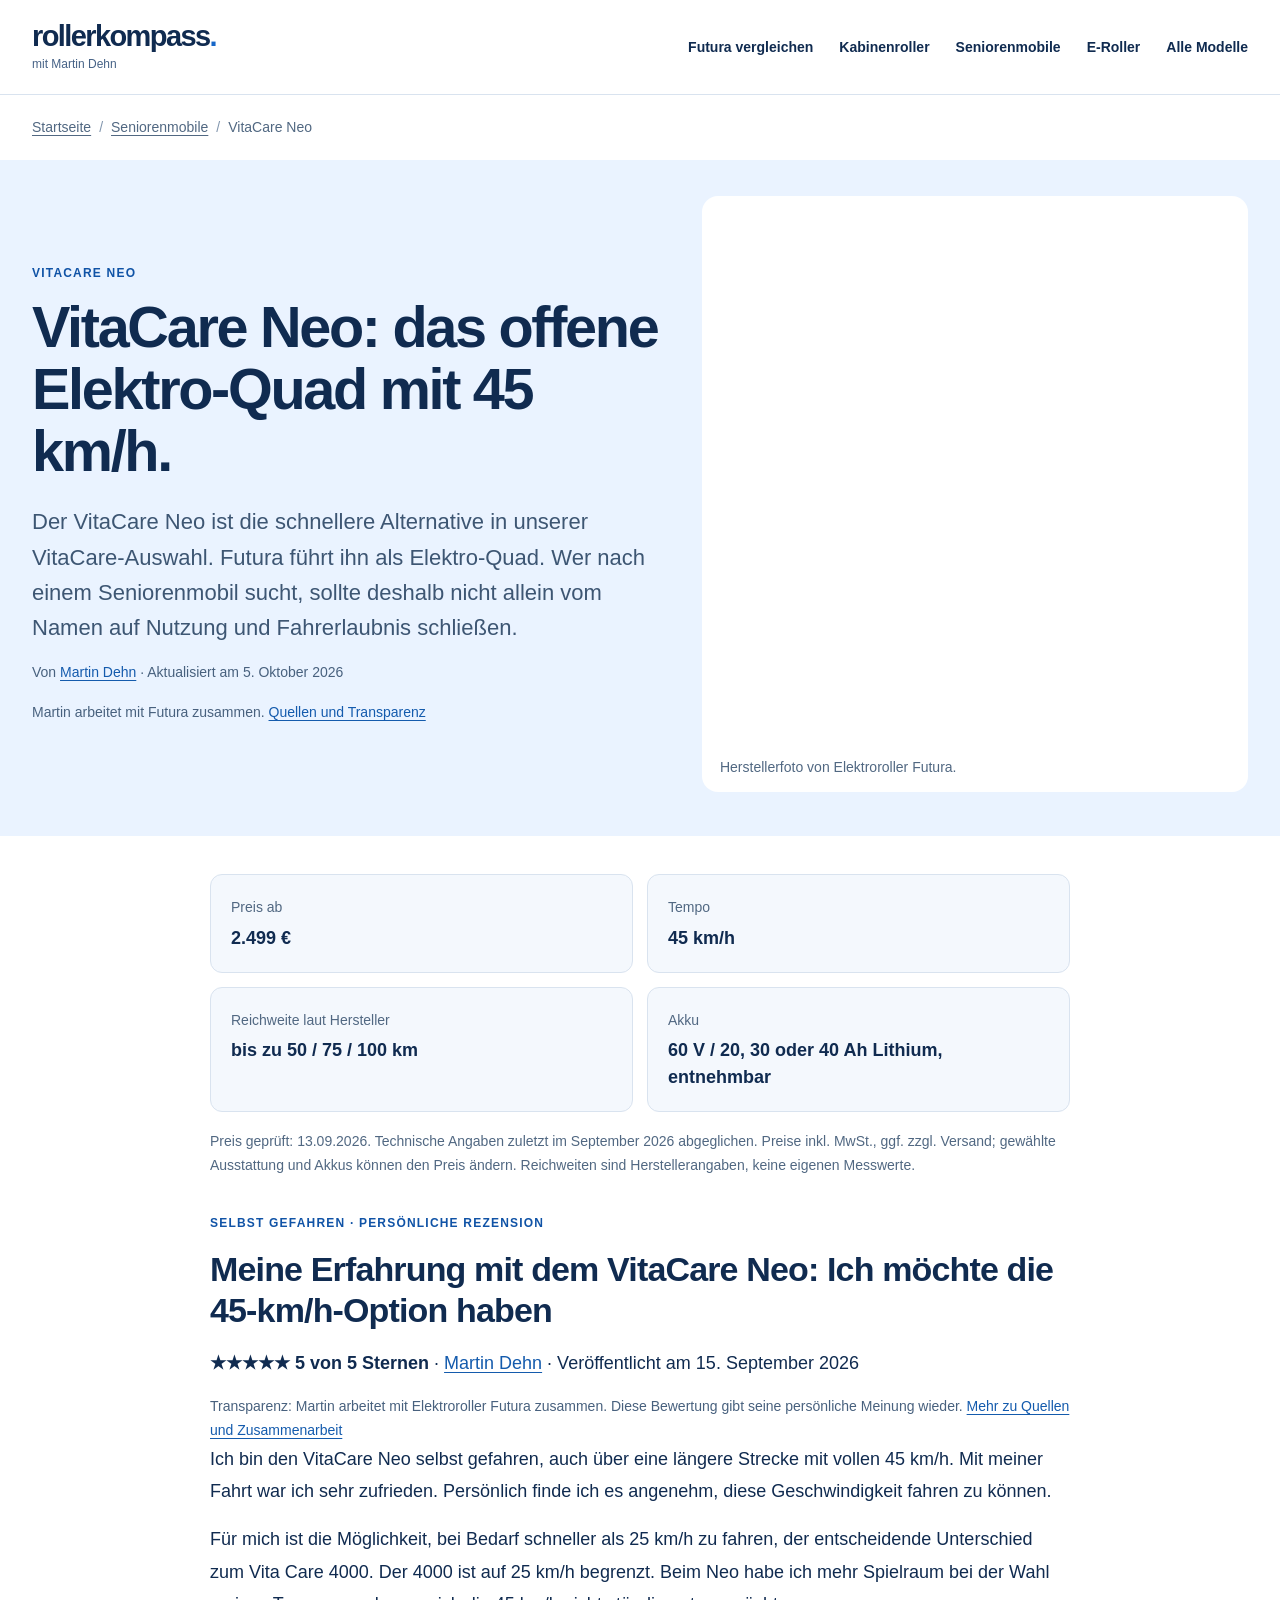
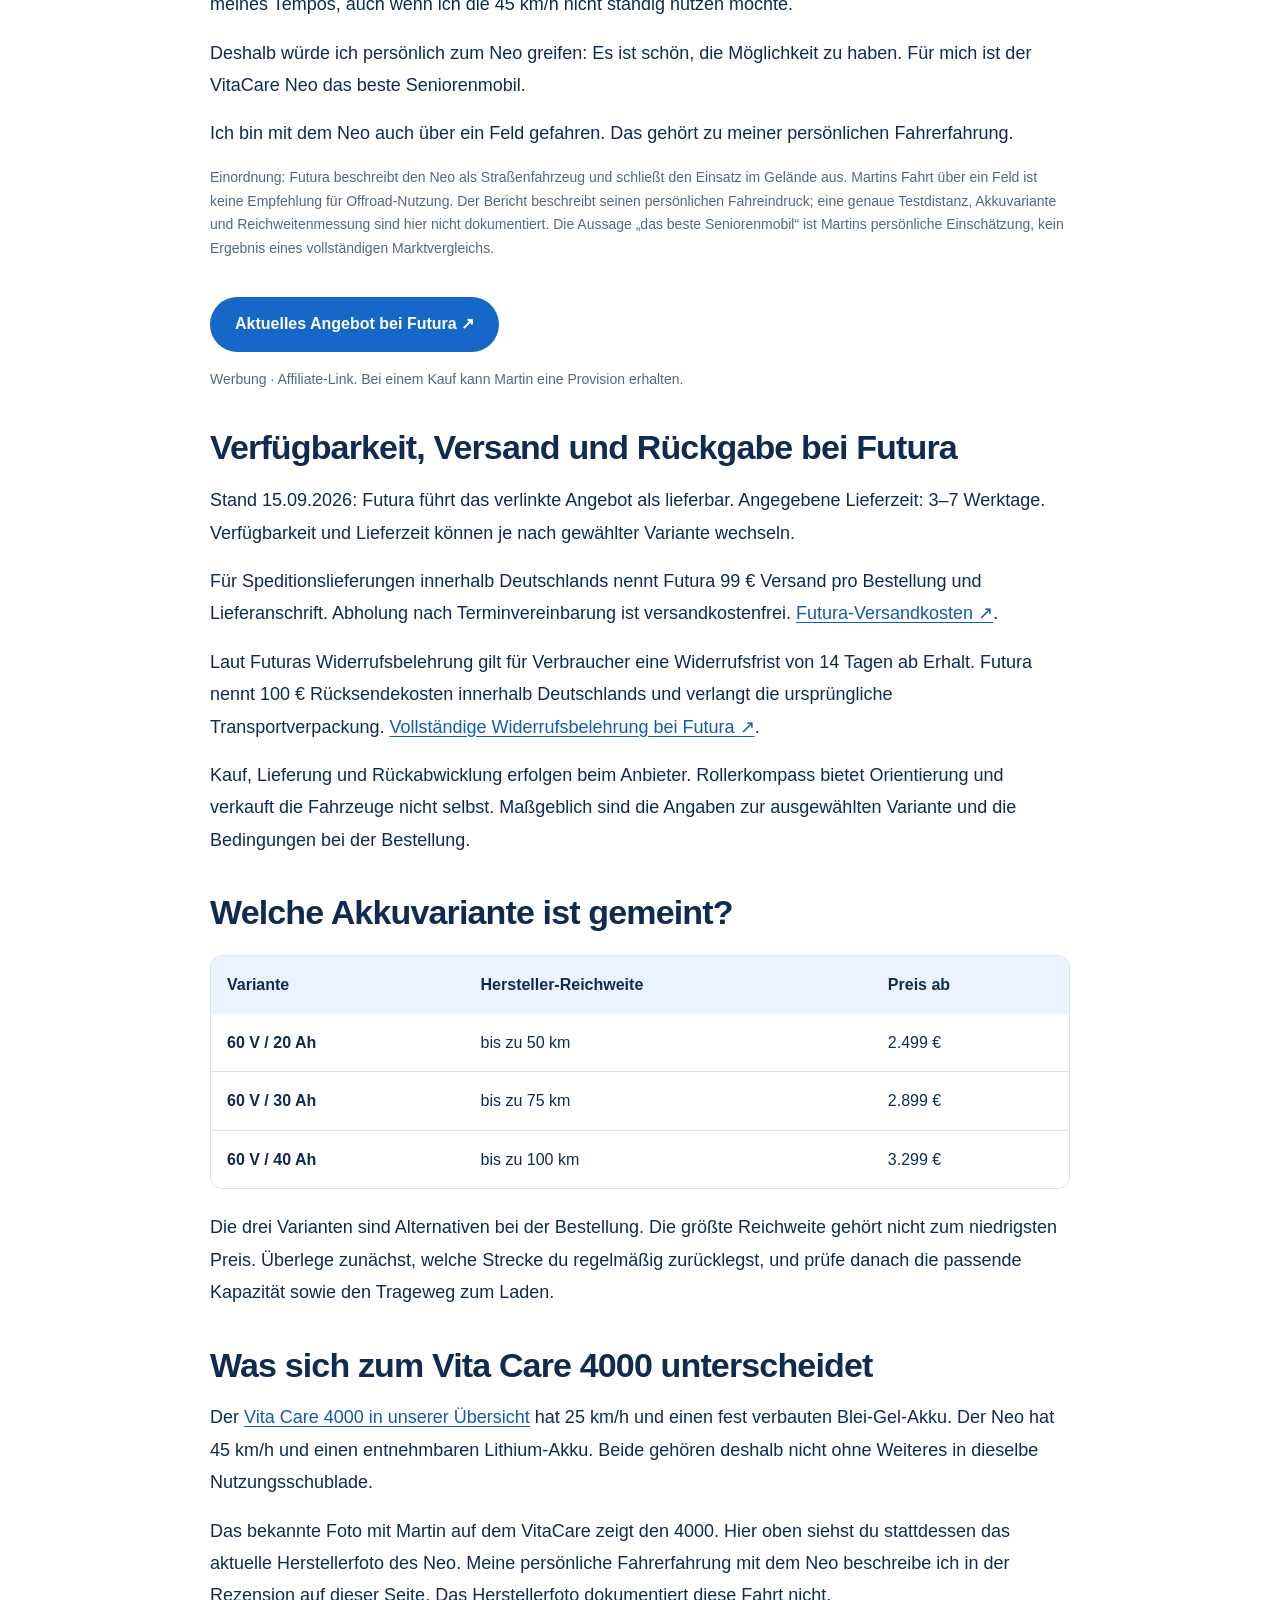
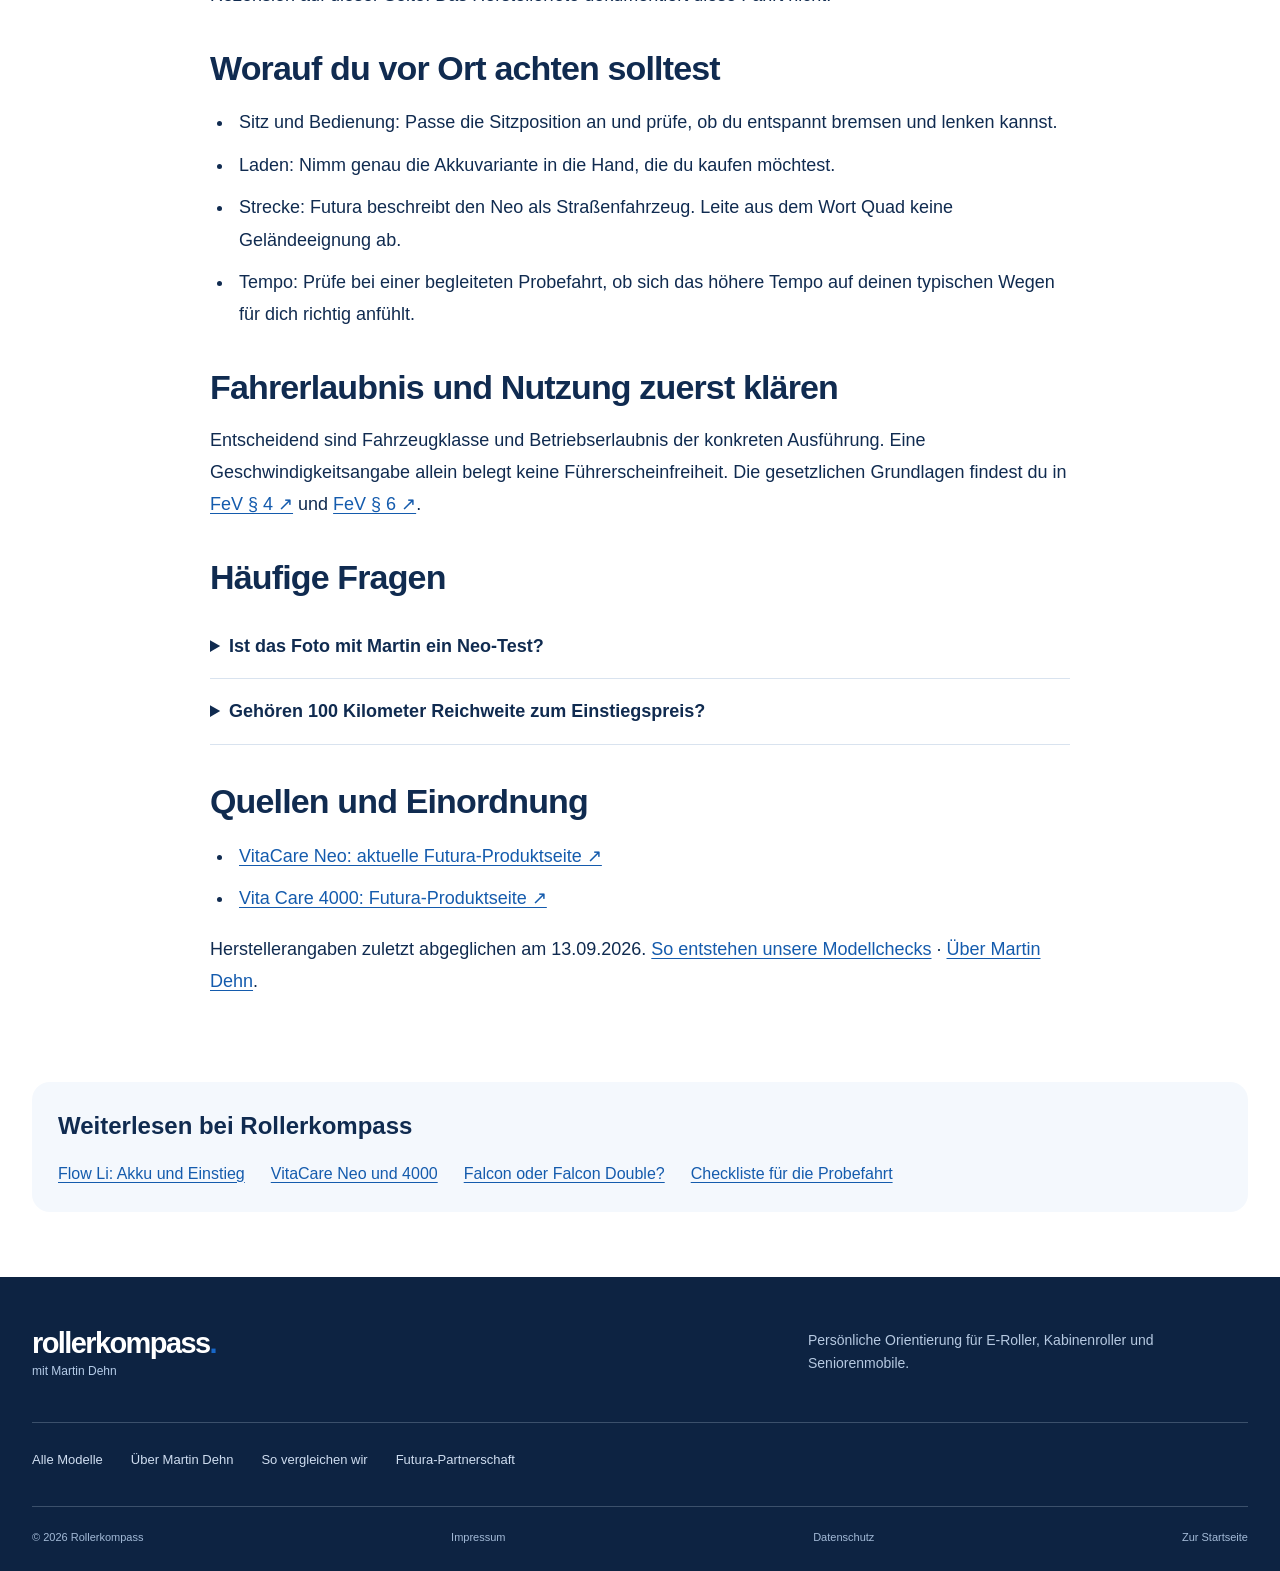
<file: seniorenmobile/vita-care-neo/index.html>
<!doctype html><html lang="de"><head><meta charset="utf-8"><meta name="viewport" content="width=device-width, initial-scale=1"><title>VitaCare Neo: meine Erfahrung, 45 km/h &amp; Vergleich zum 4000 | Rollerkompass</title><meta name="description" content="Martin Dehns persönliche Erfahrung mit dem VitaCare Neo: selbst mit 45 km/h gefahren, 5 von 5 Sternen. Akkuoptionen und Vergleich zum Vita Care 4000."><meta name="robots" content="index,follow,max-image-preview:large"><link rel="canonical" href="https://rollerkompass.de/seniorenmobile/vita-care-neo/"><meta property="og:type" content="article"><meta property="og:locale" content="de_DE"><meta property="og:site_name" content="Rollerkompass"><meta property="og:title" content="VitaCare Neo: meine Erfahrung, 45 km/h &amp; Vergleich zum 4000"><meta property="og:description" content="Martin Dehns persönliche Erfahrung mit dem VitaCare Neo: selbst mit 45 km/h gefahren, 5 von 5 Sternen. Akkuoptionen und Vergleich zum Vita Care 4000."><meta property="og:url" content="https://rollerkompass.de/seniorenmobile/vita-care-neo/"><meta property="og:image" content="https://rollerkompass.de/og.png"><meta property="og:image:alt" content="Rollerkompass mit Martin Dehn"><meta name="twitter:card" content="summary_large_image"><link rel="stylesheet" href="/styles.css?v=catalog-20261005b"><script type="application/ld+json">{"@context":"https://schema.org","@graph":[{"@type":"WebSite","@id":"https://rollerkompass.de/#website","name":"Rollerkompass","alternateName":"Rollerkompass mit Martin Dehn","url":"https://rollerkompass.de/","inLanguage":"de-DE","publisher":{"@id":"https://rollerkompass.de/#organization"}},{"@type":"Organization","@id":"https://rollerkompass.de/#organization","name":"Rollerkompass","url":"https://rollerkompass.de/","founder":{"@id":"https://rollerkompass.de/ueber-martin-dehn/#person"}},{"@type":"Person","@id":"https://rollerkompass.de/ueber-martin-dehn/#person","name":"Martin Dehn","url":"https://rollerkompass.de/ueber-martin-dehn/","image":"https://rollerkompass.de/assets/martin-portrait-1280.webp","sameAs":["https://martindehn.de/"]},{"@type":"Article","@id":"https://rollerkompass.de/seniorenmobile/vita-care-neo/#page","url":"https://rollerkompass.de/seniorenmobile/vita-care-neo/","name":"VitaCare Neo: das offene Elektro-Quad mit 45 km/h.","description":"Martin Dehns persönliche Erfahrung mit dem VitaCare Neo: selbst mit 45 km/h gefahren, 5 von 5 Sternen. Akkuoptionen und Vergleich zum Vita Care 4000.","inLanguage":"de-DE","isPartOf":{"@id":"https://rollerkompass.de/#website"},"dateModified":"2026-10-05","breadcrumb":{"@type":"BreadcrumbList","itemListElement":[{"@type":"ListItem","position":1,"name":"Startseite","item":"https://rollerkompass.de/"},{"@type":"ListItem","position":2,"name":"Seniorenmobile","item":"https://rollerkompass.de/seniorenmobile/"},{"@type":"ListItem","position":3,"name":"VitaCare Neo","item":"https://rollerkompass.de/seniorenmobile/vita-care-neo/"}]},"headline":"VitaCare Neo: das offene Elektro-Quad mit 45 km/h.","author":{"@id":"https://rollerkompass.de/ueber-martin-dehn/#person"},"publisher":{"@id":"https://rollerkompass.de/#organization"},"mainEntityOfPage":"https://rollerkompass.de/seniorenmobile/vita-care-neo/","image":["https://rollerkompass.de/og.png"],"about":{"@id":"https://rollerkompass.de/seniorenmobile/vita-care-neo/#product"}},{"@type":"Product","@id":"https://rollerkompass.de/seniorenmobile/vita-care-neo/#product","name":"VitaCare Neo","description":"Seniorenmobil Vita Care Neo mit Lithium-Akku, 45 km/h","image":["https://rollerkompass.de/assets/futura-vitacare-neo-960.webp"],"brand":{"@type":"Brand","name":"Futura"},"offers":{"@type":"Offer","url":"https://elektroroller-futura.de/shop/elektromobilitaet-fuer-senioren/vita-care-neo","price":2499,"priceCurrency":"EUR","seller":{"@type":"Organization","name":"Elektroroller Futura","url":"https://elektroroller-futura.de/"},"availability":"https://schema.org/InStock","itemCondition":"https://schema.org/NewCondition","shippingDetails":{"@type":"OfferShippingDetails","shippingDestination":{"@type":"DefinedRegion","addressCountry":"DE"},"shippingRate":{"@type":"MonetaryAmount","value":99,"currency":"EUR"},"deliveryTime":{"@type":"ShippingDeliveryTime","transitTime":{"@type":"QuantitativeValue","minValue":3,"maxValue":7,"unitCode":"DAY"}},"shippingSettingsLink":"https://elektroroller-futura.de/info/versandkosten"},"hasMerchantReturnPolicy":{"@type":"MerchantReturnPolicy","applicableCountry":"DE","returnPolicyCountry":"DE","returnPolicyCategory":"https://schema.org/MerchantReturnFiniteReturnWindow","merchantReturnDays":14,"returnMethod":"https://schema.org/ReturnByMail","returnFees":"https://schema.org/ReturnShippingFees","returnShippingFeesAmount":{"@type":"MonetaryAmount","value":100,"currency":"EUR"},"merchantReturnLink":"https://elektroroller-futura.de/info/widerrufsbelehrung"}},"review":{"@type":"Review","@id":"https://rollerkompass.de/seniorenmobile/vita-care-neo/#martins-bewertung","name":"Meine Erfahrung mit dem VitaCare Neo: Ich möchte die 45-km/h-Option haben","author":{"@type":"Person","@id":"https://rollerkompass.de/ueber-martin-dehn/#person","name":"Martin Dehn","url":"https://rollerkompass.de/ueber-martin-dehn/"},"datePublished":"2026-09-15","reviewBody":"Ich bin den VitaCare Neo selbst gefahren, auch über eine längere Strecke mit vollen 45 km/h. Mit meiner Fahrt war ich sehr zufrieden. Persönlich finde ich es angenehm, diese Geschwindigkeit fahren zu können. Für mich ist die Möglichkeit, bei Bedarf schneller als 25 km/h zu fahren, der entscheidende Unterschied zum Vita Care 4000. Der 4000 ist auf 25 km/h begrenzt. Beim Neo habe ich mehr Spielraum bei der Wahl meines Tempos, auch wenn ich die 45 km/h nicht ständig nutzen möchte. Deshalb würde ich persönlich zum Neo greifen: Es ist schön, die Möglichkeit zu haben. Für mich ist der VitaCare Neo das beste Seniorenmobil. Ich bin mit dem Neo auch über ein Feld gefahren. Das gehört zu meiner persönlichen Fahrerfahrung.","reviewRating":{"@type":"Rating","ratingValue":5,"bestRating":5,"worstRating":1}}}]}</script></head><body><a class="skip-link" href="#inhalt">Zum Inhalt springen</a><header class="page-header"><nav class="nav shell" aria-label="Hauptnavigation"><a class="brand" href="/" aria-label="Rollerkompass Startseite"><span class="brand-word">rollerkompass<span>.</span></span><small>mit Martin Dehn</small></a><div class="nav-links"><a href="/elektroroller-futura/">Futura vergleichen</a><a href="/kabinenroller/">Kabinenroller</a><a href="/seniorenmobile/">Seniorenmobile</a><a href="/e-roller/">E-Roller</a><a href="/modelle/">Alle Modelle</a></div><details class="mobile-nav"><summary>Menü <span aria-hidden="true">☰</span></summary><div><a href="/elektroroller-futura/">Futura vergleichen</a><a href="/kabinenroller/">Kabinenroller</a><a href="/seniorenmobile/">Seniorenmobile</a><a href="/e-roller/">E-Roller</a><a href="/modelle/">Alle Modelle</a><a href="/ratgeber/probefahrt-checkliste/">Probefahrt-Checkliste</a><a href="/ueber-martin-dehn/">Über Martin Dehn</a></div></details></nav></header><main id="inhalt"><div class="shell"><nav class="breadcrumbs" aria-label="Brotkrumennavigation"><ol><li><a href="/">Startseite</a></li><li><a href="/seniorenmobile/">Seniorenmobile</a></li><li><span aria-current="page">VitaCare Neo</span></li></ol></nav></div><section class="editorial-hero"><div class="shell editorial-hero-grid"><div><p class="eyebrow">VitaCare Neo</p><h1>VitaCare Neo: das offene Elektro-Quad mit 45 km/h.</h1><p class="editorial-intro">Der VitaCare Neo ist die schnellere Alternative in unserer VitaCare-Auswahl. Futura führt ihn als Elektro-Quad. Wer nach einem Seniorenmobil sucht, sollte deshalb nicht allein vom Namen auf Nutzung und Fahrerlaubnis schließen.</p><p class="editorial-byline">Von <a href="/ueber-martin-dehn/">Martin Dehn</a> · Aktualisiert am <time datetime="2026-10-05">5. Oktober 2026</time></p><p class="editorial-disclosure">Martin arbeitet mit Futura zusammen. <a href="/so-vergleichen-wir/">Quellen und Transparenz</a></p></div><figure class="editorial-photo editorial-photo-manufacturer"><img src="/assets/futura-vitacare-neo-960.webp" srcset="/assets/futura-vitacare-neo-480.webp 480w, /assets/futura-vitacare-neo-960.webp 960w" sizes="(max-width: 800px) calc(100vw - 40px), 520px" width="960" height="1097" alt="VitaCare Neo – Herstellerfoto" fetchpriority="high" decoding="async"><figcaption>Herstellerfoto von Elektroroller Futura.</figcaption></figure></div></section><div class="shell editorial-body"><dl class="editorial-facts"><div><dt>Preis ab</dt><dd>2.499 €</dd></div><div><dt>Tempo</dt><dd>45 km/h</dd></div><div><dt>Reichweite laut Hersteller</dt><dd>bis zu 50 / 75 / 100 km</dd></div><div><dt>Akku</dt><dd>60 V / 20, 30 oder 40 Ah Lithium, entnehmbar</dd></div></dl><p class="editorial-note">Preis geprüft: 13.09.2026. Technische Angaben zuletzt im September 2026 abgeglichen. Preise inkl. MwSt., ggf. zzgl. Versand; gewählte Ausstattung und Akkus können den Preis ändern. Reichweiten sind Herstellerangaben, keine eigenen Messwerte.</p><section id="martins-bewertung" aria-labelledby="neo-review-heading"><p class="eyebrow">Selbst gefahren · Persönliche Rezension</p><h2 id="neo-review-heading">Meine Erfahrung mit dem VitaCare Neo: Ich möchte die 45-km/h-Option haben</h2><p><strong aria-label="5 von 5 Sternen"><span aria-hidden="true">★★★★★</span> 5 von 5 Sternen</strong> · <a href="/ueber-martin-dehn/">Martin Dehn</a> · Veröffentlicht am <time datetime="2026-09-15">15. September 2026</time></p><p class="editorial-disclosure">Transparenz: Martin arbeitet mit Elektroroller Futura zusammen. Diese Bewertung gibt seine persönliche Meinung wieder. <a href="/so-vergleichen-wir/">Mehr zu Quellen und Zusammenarbeit</a></p><p>Ich bin den VitaCare Neo selbst gefahren, auch über eine längere Strecke mit vollen 45 km/h. Mit meiner Fahrt war ich sehr zufrieden. Persönlich finde ich es angenehm, diese Geschwindigkeit fahren zu können.</p><p>Für mich ist die Möglichkeit, bei Bedarf schneller als 25 km/h zu fahren, der entscheidende Unterschied zum Vita Care 4000. Der 4000 ist auf 25 km/h begrenzt. Beim Neo habe ich mehr Spielraum bei der Wahl meines Tempos, auch wenn ich die 45 km/h nicht ständig nutzen möchte.</p><p>Deshalb würde ich persönlich zum Neo greifen: Es ist schön, die Möglichkeit zu haben. Für mich ist der VitaCare Neo das beste Seniorenmobil.</p><p>Ich bin mit dem Neo auch über ein Feld gefahren. Das gehört zu meiner persönlichen Fahrerfahrung.</p><p class="editorial-note">Einordnung: Futura beschreibt den Neo als Straßenfahrzeug und schließt den Einsatz im Gelände aus. Martins Fahrt über ein Feld ist keine Empfehlung für Offroad-Nutzung. Der Bericht beschreibt seinen persönlichen Fahreindruck; eine genaue Testdistanz, Akkuvariante und Reichweitenmessung sind hier nicht dokumentiert. Die Aussage „das beste Seniorenmobil“ ist Martins persönliche Einschätzung, kein Ergebnis eines vollständigen Marktvergleichs.</p></section><p><a data-rk-model="vita-care-neo" data-rk-kind="offer" class="button button-primary" href="https://elektroroller-futura.de/shop/elektromobilitaet-fuer-senioren/vita-care-neo?affp=17205#/farbe-light_grey/anzahl_lithium_ionen_akkus-60v_20ah_50km_reichweite" target="_blank" rel="sponsored nofollow noopener noreferrer">Aktuelles Angebot bei Futura ↗</a></p><p class="editorial-note">Werbung · Affiliate-Link. Bei einem Kauf kann Martin eine Provision erhalten.</p><section><h2>Verfügbarkeit, Versand und Rückgabe bei Futura</h2><p>Stand 15.09.2026: Futura führt das verlinkte Angebot als lieferbar. Angegebene Lieferzeit: 3–7 Werktage. Verfügbarkeit und Lieferzeit können je nach gewählter Variante wechseln.</p><p>Für Speditionslieferungen innerhalb Deutschlands nennt Futura 99 € Versand pro Bestellung und Lieferanschrift. Abholung nach Terminvereinbarung ist versandkostenfrei. <a href="https://elektroroller-futura.de/info/versandkosten" target="_blank" rel="noopener noreferrer">Futura-Versandkosten ↗</a>.</p><p>Laut Futuras Widerrufsbelehrung gilt für Verbraucher eine Widerrufsfrist von 14 Tagen ab Erhalt. Futura nennt 100 € Rücksendekosten innerhalb Deutschlands und verlangt die ursprüngliche Transportverpackung. <a href="https://elektroroller-futura.de/info/widerrufsbelehrung" target="_blank" rel="noopener noreferrer">Vollständige Widerrufsbelehrung bei Futura ↗</a>.</p><p>Kauf, Lieferung und Rückabwicklung erfolgen beim Anbieter. Rollerkompass bietet Orientierung und verkauft die Fahrzeuge nicht selbst. Maßgeblich sind die Angaben zur ausgewählten Variante und die Bedingungen bei der Bestellung.</p></section><section><h2>Welche Akkuvariante ist gemeint?</h2><div class="table-scroll" role="region" aria-label="Modellvergleich" tabindex="0"><table><thead><tr><th scope="col">Variante</th><th scope="col">Hersteller-Reichweite</th><th scope="col">Preis ab</th></tr></thead><tbody><tr><th scope="row">60 V / 20 Ah</th><td>bis zu 50 km</td><td>2.499 €</td></tr><tr><th scope="row">60 V / 30 Ah</th><td>bis zu 75 km</td><td>2.899 €</td></tr><tr><th scope="row">60 V / 40 Ah</th><td>bis zu 100 km</td><td>3.299 €</td></tr></tbody></table></div><p>Die drei Varianten sind Alternativen bei der Bestellung. Die größte Reichweite gehört nicht zum niedrigsten Preis. Überlege zunächst, welche Strecke du regelmäßig zurücklegst, und prüfe danach die passende Kapazität sowie den Trageweg zum Laden.</p></section><section><h2>Was sich zum Vita Care 4000 unterscheidet</h2><p>Der <a href="/modelle/#modell-vita-care-4000">Vita Care 4000 in unserer Übersicht</a> hat 25 km/h und einen fest verbauten Blei-Gel-Akku. Der Neo hat 45 km/h und einen entnehmbaren Lithium-Akku. Beide gehören deshalb nicht ohne Weiteres in dieselbe Nutzungsschublade.</p><p>Das bekannte Foto mit Martin auf dem VitaCare zeigt den 4000. Hier oben siehst du stattdessen das aktuelle Herstellerfoto des Neo. Meine persönliche Fahrerfahrung mit dem Neo beschreibe ich in der Rezension auf dieser Seite. Das Herstellerfoto dokumentiert diese Fahrt nicht.</p></section><section><h2>Worauf du vor Ort achten solltest</h2><ul><li>Sitz und Bedienung: Passe die Sitzposition an und prüfe, ob du entspannt bremsen und lenken kannst.</li><li>Laden: Nimm genau die Akkuvariante in die Hand, die du kaufen möchtest.</li><li>Strecke: Futura beschreibt den Neo als Straßenfahrzeug. Leite aus dem Wort Quad keine Geländeeignung ab.</li><li>Tempo: Prüfe bei einer begleiteten Probefahrt, ob sich das höhere Tempo auf deinen typischen Wegen für dich richtig anfühlt.</li></ul></section><section><h2>Fahrerlaubnis und Nutzung zuerst klären</h2><p>Entscheidend sind Fahrzeugklasse und Betriebserlaubnis der konkreten Ausführung. Eine Geschwindigkeitsangabe allein belegt keine Führerscheinfreiheit. Die gesetzlichen Grundlagen findest du in <a href="https://www.gesetze-im-internet.de/fev_2010/__4.html" target="_blank" rel="noopener noreferrer">FeV § 4 ↗</a> und <a href="https://www.gesetze-im-internet.de/fev_2010/__6.html" target="_blank" rel="noopener noreferrer">FeV § 6 ↗</a>.</p></section><section><h2>Häufige Fragen</h2><details class="editorial-faq"><summary>Ist das Foto mit Martin ein Neo-Test?</summary><p>Nein. Martins vorhandenes VitaCare-Archivfoto zeigt den 4000. Auf dieser Seite ist der Neo durch ein Herstellerfoto dargestellt.</p></details><details class="editorial-faq"><summary>Gehören 100 Kilometer Reichweite zum Einstiegspreis?</summary><p>Nein. Die Herstellerangabe bis zu 100 km gehört zur 40-Ah-Ausführung; der Einstiegspreis bezieht sich auf 20 Ah.</p></details></section><section><h2>Quellen und Einordnung</h2><ul><li><a href="https://elektroroller-futura.de/shop/elektromobilitaet-fuer-senioren/vita-care-neo" target="_blank" rel="noopener noreferrer">VitaCare Neo: aktuelle Futura-Produktseite ↗</a></li><li><a href="https://elektroroller-futura.de/shop/elektromobilitaet-fuer-senioren/vita-care-4000" target="_blank" rel="noopener noreferrer">Vita Care 4000: Futura-Produktseite ↗</a></li></ul><p>Herstellerangaben zuletzt abgeglichen am 13.09.2026. <a href="/so-vergleichen-wir/">So entstehen unsere Modellchecks</a> · <a href="/ueber-martin-dehn/">Über Martin Dehn</a>.</p></section></div><aside class="editorial-next shell"><h2>Weiterlesen bei Rollerkompass</h2><div><a href="/kabinenroller/flow-li/">Flow Li: Akku und Einstieg</a><a href="/seniorenmobile/vita-care-neo/">VitaCare Neo und 4000</a><a href="/e-roller/falcon/">Falcon oder Falcon Double?</a><a href="/ratgeber/probefahrt-checkliste/">Checkliste für die Probefahrt</a></div></aside></main><footer class="footer"><div class="shell footer-main"><a class="brand footer-brand" href="/"><span class="brand-word">rollerkompass<span>.</span></span><small>mit Martin Dehn</small></a><p>Persönliche Orientierung für E-Roller, Kabinenroller und Seniorenmobile.</p><div class="footer-links"><a href="/modelle/">Alle Modelle</a><a href="/ueber-martin-dehn/">Über Martin Dehn</a><a href="/so-vergleichen-wir/">So vergleichen wir</a><a href="/#transparenz">Futura-Partnerschaft</a></div></div><div class="shell footer-bottom"><span>© 2026 Rollerkompass</span><a href="/impressum/">Impressum</a><a href="/datenschutz/">Datenschutz</a><a href="/">Zur Startseite</a></div></footer><script defer src="/click-tracking.js?v=catalog-20261005"></script></body></html>
</file>
<file: styles.css>
/* Rollerkompass — Design 3: persönliche Fahrzeugredaktion. */
* { box-sizing: border-box; }
html { scroll-behavior: smooth; }
body { margin: 0; background: #fff; color: #102b50; -webkit-font-smoothing: antialiased; }
a { color: inherit; text-decoration: none; }
button, input { font: inherit; }
button { color: inherit; cursor: pointer; }
img { max-width: 100%; }
h1, h2, h3, h4, p { overflow-wrap: break-word; }
h1, h2, h3, h4 { margin: 0; }
p { margin: 0 0 16px; }
::selection { background: #1767c8; color: #fff; }
:where(a, button, input, summary):focus-visible { outline: 3px solid #1767c8; outline-offset: 4px; }
.sr-only { position: absolute; width: 1px; height: 1px; padding: 0; margin: -1px; overflow: hidden; clip: rect(0,0,0,0); white-space: nowrap; border: 0; }
.button, .nav-cta, .round-action, .show-all { display: inline-flex; align-items: center; justify-content: center; gap: 12px; padding: 12px 24px; border: 1px solid transparent; font-weight: 750; transition: background .16s, border-color .16s; }
.button-primary, .nav-cta { background: #1767c8; color: #fff; }
.button-primary:hover, .nav-cta:hover { background: #1053a6; }
.button-secondary { background: #fff; border-color: #b7cbe4; color: #1053a6; }
.button-dark { background: #102b50; color: #fff; }
.button-cream { background: #fff; color: #102b50; }
.button-light-on-dark { border-color: #6883a7; color: #fff; }
.button-light-on-dark:hover { background: #ffffff12; }
.compact-button { min-height: 46px; padding: 10px 18px; font-size: 13px; }
.brand { display: flex; white-space: nowrap; }
.brand-word { font-weight: 850; line-height: 1; color: #102b50; }
.brand-word span { color: #1767c8; }
.nav { display: flex; align-items: center; justify-content: space-between; }
.nav-links { display: flex; align-items: center; font-weight: 650; }
.nav-links a:hover { color: #1767c8; }
.hero-copy { min-width: 0; }
.hero h1 { margin: 0; }
.hero h1 span { display: block; }
.hero-actions { display: flex; }
.trust-strip { display: grid; grid-template-columns: repeat(3, 1fr); align-items: center; }

/* Design 3: personal editorial advice, white and confident blue. */
:root {
  --petrol: #102b50;
  --petrol-deep: #0d2342;
  --orange: #1767c8;
  --orange-dark: #1053a6;
  --cream: #ffffff;
  --paper: #f6f9fd;
  --sand: #e6f0fc;
  --sand-light: #edf4fc;
  --ink: #102b50;
  --muted: #50627a;
  --line: #d9e3ef;
  --white: #ffffff;
}
body { font-family: "Avenir Next", "Segoe UI", Arial, sans-serif; line-height: 1.5; }
h1, h2, h3, h4, .brand-word { font-family: inherit !important; }
.shell { width: min(1320px, calc(100% - 64px)); margin-inline: auto; }
.skip-link { position: fixed; z-index: 100; top: 8px; left: 8px; transform: translateY(-160%); padding: 12px 20px; background: var(--petrol); color: #fff; border-radius: 8px; }
.skip-link:focus { transform: none; }
[id] { scroll-margin-top: 24px; }
.button, .nav-cta, .show-all { min-height: 52px; border-radius: 999px; font-size: 14px; font-weight: 750; }
.nav { height: 94px; border: 0; gap: 28px; }
.brand { flex-direction: column; align-items: flex-start; gap: 4px; }
.brand-word { font-size: 29px; letter-spacing: -.055em; }
.brand small { max-width: none; color: #466286; font-size: 12px; font-weight: 500; letter-spacing: 0; }
.nav-links { color: var(--petrol); font-size: 14px; gap: 26px; }
.nav-links a:nth-child(4) { display: inline; }
.nav-cta { padding-inline: 23px; font-size: 13px; min-height: 46px; }
.mobile-nav { display: none; position: relative; }
.hero { min-height: auto; background: #fff; }
.hero-surface { background: #eaf3ff; }
.hero-grid { min-height: 0; padding-block: 38px; display: grid; grid-template-columns: minmax(0, .88fr) minmax(0, 1.45fr); gap: 36px; align-items: center; }
.hello-label { display: inline-block; margin: 0 0 22px; padding: 8px 13px; border-radius: 8px; background: #d6ece5; color: #173d4d; font-size: 12px; font-weight: 800; letter-spacing: .09em; text-transform: uppercase; }
.hero h1 { max-width: 540px; font-size: clamp(36px, 3.7vw, 53px); line-height: 1.09; font-weight: 800; letter-spacing: -.045em; }
.hero h1 span { color: var(--petrol); margin-top: 3px; }
.hero-intro { margin-top: 23px; color: #344e70; font-size: 17px; line-height: 1.65; max-width: 440px; }
.hero-actions { margin-top: 26px; align-items: flex-start; flex-direction: column; gap: 17px; }
.hero-actions .button { padding-inline: 23px; }
.hero-about { color: var(--orange-dark); font-size: 15px; font-weight: 650; text-underline-offset: 5px; }
.hero-about:hover { text-decoration: underline; }
.hero-about span { margin-left: 12px; }
.hero-photo { min-width: 0; margin: 0; overflow: hidden; border-radius: 22px; background: #fff; box-shadow: 0 8px 28px #1239680a; }
.hero-photo img { display: block; width: 100%; height: auto; aspect-ratio: 1 / 1; object-fit: cover; object-position: 50% 75%; }
.hero-photo figcaption { display: flex; align-items: center; flex-wrap: wrap; gap: 4px 10px; padding: 11px 16px; color: #415a78; font-size: 14px; line-height: 1.45; }
.hero-photo figcaption strong { color: #183c68; }
.trust-strip { min-height: 65px; border: 0; gap: 18px; color: #596b82; font-size: 13px; }
.trust-strip > * { text-align: center; }
.trust-strip strong { font-weight: 750; }
.trust-strip a:hover { text-decoration: underline; text-underline-offset: 4px; }
@media (max-width: 1100px) {
 .nav-links { gap: 16px; font-size: 13px; }
 .brand-word { font-size: 25px; }
 .nav-cta { padding-inline: 15px; font-size: 12px; }
 .hero-grid { grid-template-columns: minmax(0, .95fr) minmax(0, 1.25fr); gap: 26px; }
 .hero h1 { font-size: 39px; }
}
@media (max-width: 900px) {
 .shell { width: calc(100% - 40px); }
 .nav { height: 80px; gap: 16px; }
 .nav-links { display: none; }
 .nav-cta { margin-left: auto; }
 .mobile-nav { display: block; }
 .mobile-nav summary { display: flex; gap: 8px; align-items: center; min-height: 44px; padding: 8px 12px; border: 1px solid var(--line); border-radius: 9px; cursor: pointer; font-size: 14px; font-weight: 700; list-style: none; }
 .mobile-nav summary::-webkit-details-marker { display: none; }
 .mobile-nav > div { position: absolute; top: calc(100% + 10px); right: 0; z-index: 20; width: 250px; padding: 10px; border: 1px solid var(--line); border-radius: 14px; box-shadow: 0 12px 40px #12396821; background: #fff; }
 .mobile-nav a { display: block; padding: 12px; font-size: 15px; border-radius: 7px; }
 .mobile-nav a:hover { background: var(--paper); }
 .hero-grid { grid-template-columns: 1fr; padding-block: 32px; gap: 28px; }
 .hero h1 { max-width: 660px; font-size: clamp(35px, 6.7vw, 54px); }
 .hero-intro { max-width: 580px; font-size: 17px; margin-top: 18px; }
 .hero-actions { flex-direction: row; flex-wrap: wrap; align-items: center; gap: 20px; margin-top: 22px; }
 .hello-label { margin-bottom: 17px; }
 .hero-photo { max-width: 100%; }
 .trust-strip { font-size: 12px; }
}
@media (max-width: 560px) {
 .shell { width: calc(100% - 32px); }
 .nav { height: 74px; gap: 12px; }
 .brand-word { font-size: 24px; }
 .brand small { display: block; font-size: 11px; }
 .nav-cta { display: none; }
 .mobile-nav { margin-left: auto; }
 .hero-grid { padding-top: 28px; padding-bottom: 24px; gap: 24px; }
 .hero h1 { font-size: clamp(32px, 8.8vw, 43px); line-height: 1.1; }
 .hero-intro { font-size: 16px; line-height: 1.6; }
 .hero-actions { flex-direction: column; align-items: flex-start; gap: 15px; }
 .hero-actions .button { padding-inline: 19px; font-size: 13px; min-height: 50px; }
 .hero-photo { border-radius: 15px; }
 .hero-photo figcaption { padding: 10px 12px; font-size: 14px; }
 .trust-strip { grid-template-columns: 1fr; gap: 5px; padding-block: 15px; min-height: 0; }
 .trust-strip > * { padding: 0; text-align: left; }
}
@media (prefers-reduced-motion: reduce) {
 html { scroll-behavior: auto; }
 *, *::before, *::after { animation: none !important; transition: none !important; }
}

/* Editorial sections */
.section { padding: 80px 0; }
.eyebrow { margin: 0 0 14px; color: var(--orange-dark); font-size: 12px; font-weight: 800; letter-spacing: .1em; text-transform: uppercase; }
.eyebrow-light { color: #aed1ff; }
.section-heading { margin-bottom: 34px; }
.section-heading h2, .decision-intro h2, .martin-copy h2, .transparency-card h2, .final-cta h2 { font-size: clamp(30px, 3.35vw, 44px); line-height: 1.13; font-weight: 800; letter-spacing: -.04em; }
.section-heading > p, .split-heading > p { max-width: 690px; margin: 18px 0 0; color: var(--muted); font-size: 16px; line-height: 1.7; }
.split-heading { display: grid; grid-template-columns: minmax(0, 1.25fr) minmax(0, .85fr); align-items: end; gap: 60px; }
.split-heading > p { margin: 0; }
.text-link { color: var(--orange-dark); font-size: 14px; font-weight: 750; }
.text-link:hover { text-decoration: underline; text-underline-offset: 4px; }
.path-section { padding: 52px 0 70px; background: #fff; }
.path-section .section-heading { margin-bottom: 28px; }
.path-grid { display: grid; grid-template-columns: repeat(3, minmax(0, 1fr)); gap: 18px; }
.path-card { min-width: 0; min-height: 228px; padding: 26px 22px; position: relative; display: grid; grid-template-columns: 1.1fr .9fr; align-items: center; gap: 10px; overflow: hidden; border-radius: 18px; background: #eaf3ff; border: 1px solid #e1ecfa; transition: border-color .16s, background .16s; }
.path-card:nth-child(2) { background: #edf6f3; border-color: #e1ece7; }
.path-card:nth-child(3) { background: #eef0fa; border-color: #e4e6f0; }
.path-card:hover { border-color: #6c9ad4; }
.path-card h3 { font-size: clamp(23px, 2.1vw, 29px); line-height: 1.1; letter-spacing: -.035em; }
.path-card p { margin: 12px 0 20px; color: #46617f; font-size: 13px; line-height: 1.5; }
.path-card strong { display: inline-flex; align-items: center; justify-content: center; height: 40px; width: 40px; border: 1px solid #bfd2e9; background: #fff; border-radius: 50%; font-size: 22px; color: #1053a6; }
.path-card img { width: 100%; height: 172px; object-fit: contain; mix-blend-mode: multiply; }
.other-models { margin: 24px 0 0; display: flex; align-items: center; flex-wrap: wrap; gap: 10px 20px; font-size: 14px; color: var(--muted); }
.other-models a { color: var(--orange-dark); font-weight: 700; text-decoration: underline; text-underline-offset: 4px; }

/* Model reports */
.cabin-section { background: var(--paper); }
.cabin-heading { max-width: 790px; }
.cabin-lead-card { display: grid; grid-template-columns: minmax(0, 1fr) minmax(0, 1.1fr); border: 1px solid var(--line); border-radius: 22px; overflow: hidden; background: #fff; }
.cabin-lead-visual { min-width: 0; min-height: 490px; padding: 40px 24px; position: relative; display: grid; place-items: center; background: #e5effb; }
.cabin-lead-visual img { width: 100%; height: 400px; object-fit: contain; mix-blend-mode: multiply; }
.cabin-lead-visual > span, .cabin-pick-visual > span { position: absolute; top: 20px; left: 20px; max-width: calc(100% - 40px); padding: 7px 12px; border-radius: 999px; background: #fff; color: #23466f; font-size: 11px; font-weight: 750; line-height: 1.5; }
.cabin-lead-content { padding: clamp(26px, 3.4vw, 46px); }
.source-row { display: flex; flex-wrap: wrap; justify-content: space-between; gap: 8px 14px; color: #576b84; font-size: 10px; font-weight: 750; letter-spacing: .04em; }
.cabin-lead-content h3 { margin: 18px 0 12px; font-size: clamp(30px, 3vw, 43px); line-height: 1.15; letter-spacing: -.04em; }
.lead-verdict { color: #405979; font-size: 17px; line-height: 1.65; }
.cabin-spec-grid { margin: 25px 0 0; display: grid; grid-template-columns: repeat(2, minmax(0, 1fr)); gap: 1px; background: var(--line); border: 1px solid var(--line); border-radius: 12px; overflow: hidden; }
.cabin-spec-grid > div { min-width: 0; min-height: 72px; padding: 13px 16px; background: #fff; }
.cabin-spec-grid dt { color: #64768e; font-size: 11px; }
.cabin-spec-grid dd { margin: 4px 0 0; font-size: 14px; font-weight: 750; }
.honest-note { margin-top: 20px; padding: 15px 18px; border-left: 3px solid var(--orange); background: #f0f6fe; border-radius: 0 10px 10px 0; }
.honest-note strong { font-size: 12px; }
.honest-note p { margin: 6px 0 0; color: #4c627e; font-size: 13px; line-height: 1.6; }
.card-actions { margin-top: 24px; display: flex; align-items: center; flex-wrap: wrap; gap: 15px 20px; }
.affiliate-note { display: block; margin-top: 12px; color: #61728a; font-size: 11px; line-height: 1.5; }
.cabin-picks { display: grid; grid-template-columns: repeat(2, minmax(0, 1fr)); gap: 22px; margin-top: 24px; }
.cabin-pick-card { min-width: 0; overflow: hidden; background: #fff; border: 1px solid var(--line); border-radius: 18px; }
.cabin-pick-visual { min-height: 278px; position: relative; padding: 40px 22px 16px; display: grid; place-items: center; background: #edf3fa; }
.cabin-pick-card:nth-child(even) .cabin-pick-visual { background: #edf5f3; }
.cabin-pick-visual img { height: 226px; width: 100%; object-fit: contain; mix-blend-mode: multiply; }
.product-monogram { color: #55749b; font-size: 90px; font-weight: 800; letter-spacing: -.07em; }
.cabin-pick-content { padding: 27px; }
.pick-title-row { display: flex; align-items: start; justify-content: space-between; gap: 16px; }
.pick-title-row small { font-size: 10px; color: #587194; letter-spacing: .07em; }
.pick-title-row h3 { margin-top: 4px; font-size: 29px; line-height: 1.15; letter-spacing: -.035em; }
.pick-title-row > strong { font-size: 20px; white-space: nowrap; }
.cabin-pick-content > p { margin: 15px 0; color: var(--muted); font-size: 15px; line-height: 1.65; }
.cabin-pick-content ul { display: flex; flex-wrap: wrap; gap: 7px; margin: 0; padding: 0; list-style: none; }
.cabin-pick-content li { padding: 6px 10px; background: #f3f7fc; border: 1px solid var(--line); border-radius: 6px; font-size: 12px; }
.pick-caveat { border-top: 1px solid var(--line); padding-top: 17px; margin-top: 19px; color: #566b83; font-size: 13px; line-height: 1.65; }
.pick-caveat strong { color: var(--petrol); }
.pick-links { margin-top: 20px; display: flex; justify-content: space-between; flex-wrap: wrap; gap: 14px; color: var(--orange-dark); font-size: 14px; font-weight: 750; }
.pick-links a:hover { text-decoration: underline; }
.pick-links small { display: block; color: #687a90; font-size: 10px; font-weight: 500; }
.cabin-checklist { margin-top: 26px; padding: clamp(26px, 4vw, 46px); display: grid; grid-template-columns: minmax(0, .85fr) minmax(0, 1.15fr); gap: 24px 60px; background: #e6effb; border-radius: 18px; }
.cabin-checklist h3 { font-size: clamp(27px, 2.6vw, 36px); line-height: 1.2; letter-spacing: -.035em; }
.cabin-checklist ol { padding: 0; margin: 0; list-style: none; }
.cabin-checklist li { padding: 17px 0; display: grid; grid-template-columns: 32px 1fr; gap: 14px; border-top: 1px solid #c6d7ec; }
.cabin-checklist li > span { color: var(--orange-dark); font-size: 12px; font-weight: 800; }
.cabin-checklist li strong { font-size: 15px; }
.cabin-checklist li p { margin: 6px 0 0; color: #4c627e; font-size: 14px; line-height: 1.6; }
.legal-note { grid-column: 1 / -1; margin: 0; color: #516b8d; font-size: 11px; line-height: 1.65; }
.legal-note a { text-decoration: underline; text-underline-offset: 3px; }

/* Interactive model collection */
.models-section { background: #fff; }
.explorer-toolbar { display: flex; align-items: flex-start; gap: 20px; justify-content: space-between; padding-top: 24px; border-top: 1px solid var(--line); }
.category-tabs { display: flex; flex-wrap: wrap; gap: 8px; }
.category-tab { min-height: 44px; padding: 10px 14px; background: #fff; color: #395271; border: 1px solid var(--line); border-radius: 999px; font-size: 12px; font-weight: 650; }
.category-tab:hover { border-color: #83a9d6; }
.category-tab span { color: #6e819a; margin-left: 4px; }
.category-tab.active { border-color: var(--orange); background: var(--orange); color: #fff; }
.category-tab.active span { color: #e8f2ff; }
.model-search { flex: 0 0 240px; min-height: 46px; padding: 8px 15px; display: flex; gap: 8px; align-items: center; border: 1px solid #b9cbe1; border-radius: 10px; }
.model-search:focus-within { outline: 2px solid var(--orange); outline-offset: 2px; }
.model-search input { min-width: 0; width: 100%; border: 0; background: transparent; color: var(--ink); font-size: 14px; outline: 0; }
.model-search span:last-child { color: var(--orange); font-size: 23px; line-height: 1; }
.explorer-result { color: #62758f; font-size: 13px; margin: 24px 0 18px; }
.product-grid { display: grid; grid-template-columns: repeat(3, minmax(0, 1fr)); gap: 22px; }
.product-card { min-width: 0; overflow: hidden; border: 1px solid var(--line); border-radius: 16px; background: #fff; }
.product-visual { position: relative; min-height: 280px; padding: 55px 20px 20px; display: grid; place-items: center; background: #eef3fa; border-bottom: 1px solid var(--line); }
.product-visual img { width: 100%; height: 210px; object-fit: contain; mix-blend-mode: multiply; }
.accent-cabin, .accent-blue { background: #eaf2fd; }
.accent-lime, .accent-mint { background: #edf5f1; }
.accent-orange, .accent-sand { background: #f0f3f8; }
.accent-red, .accent-violet { background: #f1eff8; }
.product-badges { position: absolute; z-index: 1; inset: 14px 14px auto; display: flex; align-items: start; justify-content: space-between; gap: 10px; }
.product-badges > span { max-width: 56%; padding: 7px 9px; border-radius: 6px; background: #ffffffed; color: #426080; font-size: 9px; line-height: 1.45; font-weight: 650; }
.compare-toggle { min-height: 36px; padding: 8px 10px; border: 1px solid #9ab5d6; border-radius: 8px; background: #fff; color: #174d8d; font-size: 11px; font-weight: 750; }
.compare-toggle.selected { background: #1767c8; border-color: #1767c8; color: #fff; }
.product-body { padding: 24px; }
.product-category { font-size: 11px; font-weight: 750; color: var(--orange-dark); margin: 0 0 8px; }
.product-body h3 { font-size: 27px; line-height: 1.15; letter-spacing: -.03em; }
.product-fullname { min-height: 44px; margin: 10px 0 0; font-size: 13px; line-height: 1.6; color: #61738d; }
.product-recommendation { margin: 15px 0 0; padding-top: 14px; border-top: 1px solid var(--line); font-size: 13px; line-height: 1.65; color: #435c7b; }
.quick-specs { display: flex; flex-wrap: wrap; gap: 6px; margin-top: 18px; }
.quick-specs:empty { display: none; }
.quick-specs span { padding: 7px 9px; border: 1px solid var(--line); border-radius: 6px; background: #f6f9fd; font-size: 11px; }
.product-footer { margin-top: 23px; padding-top: 18px; border-top: 1px solid var(--line); display: flex; flex-wrap: wrap; align-items: end; justify-content: space-between; gap: 14px; }
.product-footer > div:first-child { display: grid; gap: 3px; }
.product-footer small { color: #62748c; font-size: 10px; max-width: 150px; }
.product-footer strong { font-size: 23px; font-weight: 750; }
.product-actions { display: flex; flex-wrap: wrap; gap: 7px; }
.round-action { min-height: 40px; padding: 8px 11px; border: 1px solid #bfd0e5; color: #1053a6; border-radius: 8px; font-size: 12px; font-weight: 700; }
.round-action-dark { background: #eaf3ff; }
.round-action:hover { border-color: #1767c8; }
.product-affiliate { margin: 10px 0 0; font-size: 11px; color: #657991; }
.show-all { display: flex; width: fit-content; margin: 30px auto 0; border: 1px solid #a6bfdf; background: #fff; color: var(--orange-dark); }
.empty-state { padding: 50px 20px; display: grid; place-items: center; gap: 10px; background: var(--paper); border-radius: 14px; text-align: center; }
.empty-state span { color: var(--muted); font-size: 14px; }
.empty-state button { min-height: 44px; margin-top: 7px; border: 0; padding: 10px 20px; border-radius: 999px; background: #1767c8; color: #fff; }
.price-note { max-width: 900px; margin: 26px 0 0; font-size: 12px; color: #60728b; line-height: 1.7; }
.compare-panel { margin-top: 30px; padding: clamp(24px, 3.6vw, 46px); background: #102b50; border-radius: 18px; color: #fff; }
.compare-panel-head { display: flex; align-items: start; justify-content: space-between; gap: 20px; }
.compare-panel-head h3 { max-width: 670px; font-size: 28px; line-height: 1.2; letter-spacing: -.025em; }
.compare-panel-head button { min-height: 42px; padding: 9px 13px; border: 1px solid #6d87a9; background: transparent; color: #d3e6ff; border-radius: 8px; font-size: 12px; }
.compare-columns { display: grid; grid-template-columns: repeat(3, minmax(0, 1fr)); gap: 14px; margin-top: 25px; }
.compare-columns article { min-width: 0; padding: 22px; border: 1px solid #486384; border-radius: 12px; background: #ffffff05; }
.compare-columns article > span { font-size: 11px; color: #a9cafa; }
.compare-columns h4 { margin: 8px 0 20px; font-size: 23px; }
.compare-columns dl { margin: 0; }
.compare-columns dl div { padding: 11px 0; display: grid; grid-template-columns: 75px 1fr; gap: 10px; border-top: 1px solid #3f5877; }
.compare-columns dt { color: #b5c9e1; font-size: 12px; }
.compare-columns dd { margin: 0; font-size: 13px; overflow-wrap: anywhere; }
.compare-columns a { display: inline-block; margin-top: 18px; color: #c3ddff; font-size: 13px; text-decoration: underline; }
.compare-hint { margin: 20px 0 0; font-size: 12px; color: #b5c9e1; }

/* Advice, author and source transparency */
.decision-section { background: #102b50; color: #fff; }
.decision-shell { display: grid; grid-template-columns: minmax(0, 1fr) minmax(0, 1fr); gap: 80px; }
.decision-intro p:not(.eyebrow) { color: #c0d3eb; font-size: 16px; margin: 23px 0 0; line-height: 1.75; }
.decision-intro .button { margin-top: 28px; }
.decision-questions { padding: 0; margin: 0; list-style: none; }
.decision-questions li { display: grid; grid-template-columns: 38px 1fr; gap: 14px; padding: 26px 0; border-top: 1px solid #4a6280; }
.decision-questions li:last-child { border-bottom: 1px solid #4a6280; }
.decision-questions li > span { color: #a4caff; font-size: 12px; font-weight: 750; }
.decision-questions h3 { font-size: 25px; letter-spacing: -.025em; line-height: 1.2; }
.decision-questions p { margin: 10px 0 0; color: #b9cde5; font-size: 14px; line-height: 1.75; }
.market-section { background: #fff; }
.market-grid { display: grid; grid-template-columns: repeat(4, minmax(0, 1fr)); gap: 18px; }
.market-grid > a { min-width: 0; padding: 25px; display: flex; flex-direction: column; background: #f5f8fc; border: 1px solid var(--line); border-radius: 14px; }
.market-grid > a:hover { border-color: #8dadd5; }
.market-index { font-size: 12px; color: #7186a0; margin-bottom: 24px; }
.market-grid small { font-size: 11px; color: var(--orange-dark); font-weight: 650; }
.market-grid h3 { margin: 9px 0 15px; font-size: 25px; line-height: 1.18; letter-spacing: -.03em; }
.market-grid p { font-size: 13px; color: var(--muted); line-height: 1.65; }
.market-grid strong { margin-top: auto; padding-top: 20px; font-size: 13px; }
.market-grid em { display: block; margin-top: 16px; padding-top: 14px; border-top: 1px solid var(--line); color: var(--orange-dark); font-size: 12px; font-style: normal; }
.martin-section { background: #edf4fc; }
.martin-grid { display: grid; grid-template-columns: minmax(0, .85fr) minmax(0, 1.15fr); align-items: center; gap: 80px; }
.martin-panel { min-height: 390px; display: flex; flex-direction: column; justify-content: space-between; padding: 36px; background: #fff; border: 1px solid #dce7f4; border-radius: 22px; }
.portrait-letter { display: grid; place-items: center; width: 65px; height: 65px; border-radius: 50%; background: #e5f0ff; color: #1767c8; font-size: 30px; font-weight: 800; }
.martin-panel > p { margin: 25px 0; font-size: clamp(25px, 2.8vw, 36px); font-weight: 750; line-height: 1.25; letter-spacing: -.035em; }
.martin-panel > div { display: grid; gap: 5px; }
.martin-panel strong { font-size: 13px; }
.martin-panel small { color: #5f7899; font-size: 10px; letter-spacing: .07em; }
.martin-copy h2 { margin-bottom: 22px; }
.martin-copy > p:not(.eyebrow) { font-size: 16px; line-height: 1.75; color: #48607e; }
.martin-copy .martin-lead { color: #153c6b; font-size: 19px; font-weight: 650; }
.martin-facts { margin: 27px 0 0; }
.martin-facts > div { padding: 15px 0; border-top: 1px solid #cbdced; display: grid; grid-template-columns: 125px 1fr; gap: 20px; }
.martin-facts dt { font-size: 13px; font-weight: 750; }
.martin-facts dd { margin: 0; font-size: 13px; color: #536b87; }
.guide-section { background: #fff; }
.guide-grid { display: grid; grid-template-columns: repeat(3, minmax(0, 1fr)); gap: 20px; }
.guide-grid article { min-width: 0; min-height: 295px; padding: 29px; border-top: 3px solid #1767c8; background: #f4f8fd; border-radius: 0 0 14px 14px; }
.guide-grid span { color: #1e5fa9; font-size: 11px; font-weight: 750; letter-spacing: .06em; }
.guide-grid h3 { font-size: 26px; line-height: 1.2; letter-spacing: -.03em; margin: 21px 0 18px; }
.guide-grid p { padding-top: 17px; border-top: 1px solid var(--line); margin: 0; color: #516983; font-size: 14px; line-height: 1.7; }
.transparency-section { padding-top: 0; }
.transparency-card { padding: clamp(26px, 4.5vw, 55px); display: grid; grid-template-columns: minmax(0, 1fr) minmax(0, 1fr); gap: 60px; background: #eff5fc; border: 1px solid #dae7f5; border-radius: 18px; }
.transparency-card .eyebrow { color: var(--orange-dark); }
.transparency-card h2 { font-size: clamp(29px, 3vw, 38px); }
.transparency-card > div:last-child p { color: #48617f; font-size: 15px; line-height: 1.8; }
.transparency-card > div:last-child p:last-child { margin-bottom: 0; }
.final-cta { background: #1767c8; color: #fff; padding: 70px 0; }
.final-cta-inner > p { color: #d4e7ff; font-size: 12px; letter-spacing: .07em; margin-bottom: 18px; }
.final-cta h2 { max-width: 880px; }
.final-cta-inner > div { display: flex; gap: 14px; flex-wrap: wrap; margin-top: 28px; }
.final-cta .button-dark { background: #fff; color: #1053a6; }
.final-cta .button-cream { border-color: #94bced; background: transparent; color: #fff; }
.footer { background: #0d2342; color: #fff; padding: 52px 0 26px; }
.footer-main { display: grid; grid-template-columns: 1fr 1fr; gap: 30px; }
.footer .brand-word { color: #fff; }
.footer .brand small { color: #b5cce8; }
.footer-main > p { max-width: 440px; justify-self: end; color: #b6c9e1; font-size: 14px; line-height: 1.7; }
.footer-links { grid-column: 1 / -1; display: flex; flex-wrap: wrap; gap: 14px 28px; border-top: 1px solid #3b506b; padding-top: 27px; color: #cfddf0; font-size: 13px; }
.footer-links a:hover { text-decoration: underline; }
.footer-bottom { margin-top: 36px; padding-top: 22px; display: flex; justify-content: space-between; gap: 18px; border-top: 1px solid #3b506b; color: #a3bad7; font-size: 11px; }

/* Smaller screens keep the photo uncropped and every navigation item reachable. */
@media (max-width: 1100px) {
 .path-card { padding: 22px 18px; }
 .path-card h3 { font-size: 24px; }
 .product-grid { grid-template-columns: repeat(2, minmax(0, 1fr)); }
 .market-grid { grid-template-columns: repeat(2, minmax(0, 1fr)); }
 .explorer-toolbar { flex-direction: column-reverse; }
 .model-search { flex: auto; width: min(420px, 100%); }
 .split-heading, .martin-grid, .decision-shell { gap: 40px; }
 .compare-columns article { padding: 16px; }
 .compare-columns dl div { grid-template-columns: 1fr; gap: 4px; }
}
@media (max-width: 900px) {
 .section { padding: 62px 0; }
 .path-section { padding: 38px 0 52px; }
 .path-grid { gap: 12px; }
 .path-card { grid-template-columns: 1fr; gap: 16px; padding: 22px; }
 .path-card img { height: 145px; grid-row: 1; }
 .path-card p { min-height: 40px; }
 .split-heading, .cabin-lead-card, .cabin-checklist, .decision-shell, .martin-grid, .transparency-card { grid-template-columns: 1fr; gap: 28px; }
 .cabin-lead-card { gap: 0; }
 .cabin-lead-visual { min-height: 390px; }
 .cabin-lead-visual img { height: 340px; }
 .section-heading > p, .split-heading > p { margin-top: 0; }
 .cabin-heading > p { margin-top: 18px; }
 .guide-grid { grid-template-columns: 1fr; }
 .guide-grid article { min-height: 0; }
 .compare-columns { grid-template-columns: 1fr; }
 .compare-columns dl div { grid-template-columns: 90px 1fr; gap: 12px; }
 .martin-panel { min-height: 330px; }
 .transparency-section { padding-top: 0; }
}
@media (max-width: 620px) {
 .section { padding: 48px 0; }
 .path-section { padding-top: 32px; }
 .section-heading { margin-bottom: 26px; }
 .section-heading h2, .decision-intro h2, .martin-copy h2, .transparency-card h2, .final-cta h2 { font-size: 31px; }
 .path-grid { grid-template-columns: 1fr; gap: 14px; }
 .path-card { grid-template-columns: 1.15fr .85fr; padding: 23px; min-height: 210px; gap: 16px; }
 .path-card img { grid-row: auto; height: 160px; }
 .path-card h3 { font-size: 26px; }
 .path-card p { min-height: 0; }
 .cabin-picks, .product-grid, .market-grid { grid-template-columns: 1fr; }
 .cabin-lead-visual { min-height: 320px; }
 .cabin-lead-visual img { height: 280px; }
 .cabin-lead-content, .cabin-pick-content, .product-body { padding: 23px; }
 .cabin-pick-visual { min-height: 250px; }
 .cabin-pick-visual img { height: 205px; }
 .pick-title-row { flex-wrap: wrap; gap: 10px; }
 .cabin-spec-grid div { padding: 12px; }
 .category-tabs { flex-wrap: nowrap; max-width: 100%; overflow-x: auto; padding: 5px 2px 12px; }
 .category-tab { flex: 0 0 auto; }
 .explorer-toolbar { gap: 12px; }
 .model-search { width: 100%; }
 .compare-panel-head { flex-direction: column; }
 .compare-columns h4 { font-size: 23px; }
 .martin-facts > div { grid-template-columns: 1fr; gap: 5px; }
 .martin-panel { padding: 27px; }
 .final-cta { padding: 52px 0; }
 .final-cta-inner > div { flex-direction: column; align-items: flex-start; }
 .footer-main { grid-template-columns: 1fr; gap: 25px; }
 .footer-main > p { justify-self: start; }
 .footer-links { grid-column: auto; }
 .footer-bottom { flex-direction: column; }
 .transparency-section { padding-top: 0; }
}

/* Original photography: responsive images retain their full composition. */
.martin-portrait { margin: 0; overflow: hidden; background: #fff; border: 1px solid #dce7f4; border-radius: 22px; }
.martin-portrait img { display: block; width: 100%; height: auto; }
.martin-portrait figcaption { display: grid; gap: 5px; padding: 18px 22px; font-size: 14px; line-height: 1.5; color: #48607e; }
.martin-portrait figcaption strong { font-size: 18px; color: #153c6b; }
.practice-photos { margin-top: 64px; }
.practice-photos h3 { margin: 0 0 14px; font-size: clamp(28px, 3.5vw, 42px); line-height: 1.15; letter-spacing: -.03em; }
.practice-photos .section-heading > p:last-child { max-width: 650px; font-size: 16px; line-height: 1.65; color: #48607e; }
.practice-photo-grid { columns: 3; column-gap: 22px; }
.practice-photo-grid figure { break-inside: avoid; margin: 0 0 22px; overflow: hidden; border: 1px solid #dce7f4; border-radius: 16px; background: #fff; }
.practice-photo-grid img { display: block; width: 100%; height: auto; }
.practice-photo-grid figcaption { padding: 14px 16px; font-size: 16px; line-height: 1.5; font-weight: 600; color: #183c68; }
.photo-archive-note { max-width: 780px; margin: 16px 0 0; font-size: 14px; line-height: 1.65; color: #48607e; }
@media (max-width: 900px) { .practice-photo-grid { columns: 2; } }
@media (max-width: 540px) { .practice-photo-grid { columns: 1; } .practice-photos { margin-top: 40px; } }

/* A separate photo print keeps the inset sharp and its caption accessible. */
.hero-photo-stage { position: relative; isolation: isolate; background: #eaf3ff; }
.hero-photo-stage .hero-photo-main { aspect-ratio: 1 / 1; object-fit: contain; object-position: center; }
.hero-photo-inset { position: absolute; z-index: 1; top: 4%; left: 3%; width: 30%; max-width: 225px; margin: 0; padding: clamp(5px, 1vw, 9px); overflow: hidden; background: #fffefb; border: 1px solid #e9e8e2; border-radius: 2px; box-shadow: 0 10px 24px #14355730, 0 2px 4px #14355715; transform: rotate(-5deg); }
.hero-photo-inset img { aspect-ratio: 1 / 1; object-fit: cover; object-position: 50% 75%; }
.hero-photo .hero-photo-inset figcaption { display: block; padding: clamp(10px, 1.5vw, 18px) 0 5px; color: #204668; font-family: "Bradley Hand", "Segoe Print", Georgia, serif; font-size: clamp(14px, 1.3vw, 18px); font-weight: 600; line-height: 1.3; text-align: center; }
@media (max-width: 540px) { .hero-photo-inset { top: 3%; left: 3%; width: 32%; } .hero-photo .hero-photo-inset figcaption { padding-top: 10px; font-size: 12px; } }

/* Personal product photography fills the card without a decorative frame. */
.product-visual-personal { display: block; min-height: 0; padding: 0; background: #eaf3ff; }
.product-visual-personal .product-badges { position: static; padding: 12px 14px; align-items: center; }
.product-visual-personal .product-personal-image { display: block; width: 100%; height: auto; aspect-ratio: 1 / 1; object-fit: cover; object-position: 50% 90%; mix-blend-mode: normal; }
.product-visual-personal .product-personal-image-tall { aspect-ratio: 4 / 5; object-position: 50% 100%; }
.product-photo-note { margin: 10px 0 0; color: #62748c; font-size: 13px; line-height: 1.55; }

/* The featured Flow uses the same closer crop of the original photograph. */
.cabin-lead-visual-personal { display: block; align-self: start; padding: 0; min-height: 0; }
.cabin-lead-visual-personal > img { display: block; width: 100%; height: auto; aspect-ratio: 1 / 1; object-fit: cover; object-position: 50% 90%; mix-blend-mode: normal; }

/* Shared layouts for model checks, guides and crawlable category pages. */
.model-detail-link { text-decoration: underline; text-decoration-color: #aac4e4; text-underline-offset: 5px; }
.model-detail-link:hover { color: #1767c8; }
.model-detail-link span { font-size: .7em; }
.browse-pages { display: flex; flex-wrap: wrap; gap: 12px 24px; margin: 24px 0; }
.browse-pages a, .editorial-body a, .editorial-intro a, .editorial-byline a, .editorial-disclosure a { color: #145bad; text-decoration: underline; text-underline-offset: 3px; }
.page-header { border-bottom: 1px solid var(--line); }
.page-header .nav { gap: 24px; }
.breadcrumbs { padding: 22px 0; color: #516882; font-size: 14px; }
.breadcrumbs ol { display: flex; flex-wrap: wrap; gap: 8px; padding: 0; margin: 0; list-style: none; }
.breadcrumbs li + li::before { content: '/'; margin-right: 8px; color: #8296ae; }
.breadcrumbs a { text-decoration: underline; text-underline-offset: 3px; }
.editorial-hero { padding: 36px 0 44px; background: #eaf3ff; }
.editorial-hero h1 { max-width: 920px; font-size: clamp(34px, 4.5vw, 60px); line-height: 1.08; letter-spacing: -.04em; margin: 12px 0 22px; }
.editorial-hero-grid { display: grid; grid-template-columns: minmax(0, 1.15fr) minmax(0, 1fr); align-items: center; gap: 42px; }
.editorial-hero-grid > * { min-width: 0; }
.editorial-intro { max-width: 760px; font-size: clamp(18px, 2vw, 22px); line-height: 1.6; color: #3d5673; }
.editorial-byline, .editorial-disclosure { font-size: 14px; color: #48617e; line-height: 1.7; }
.editorial-disclosure { margin: 10px 0 0; }
.editorial-photo { margin: 0; overflow: hidden; border-radius: 16px; background: #fff; }
.editorial-photo img { display: block; width: 100%; height: auto; aspect-ratio: 1 / 1; object-fit: cover; object-position: 50% 90%; }
.editorial-photo-manufacturer img { object-fit: contain; padding: 16px; }
.editorial-photo-tall img { aspect-ratio: 4 / 5; object-position: bottom; }
.editorial-portrait img { aspect-ratio: 3 / 2; object-position: center; }
.editorial-photo figcaption { padding: 14px 18px; font-size: 14px; color: #516882; line-height: 1.6; }
.editorial-body { max-width: 860px; padding-top: 38px; padding-bottom: 38px; font-size: 18px; line-height: 1.8; }
.editorial-body section { margin: 36px 0; }
.editorial-body h2 { margin: 0 0 16px; font-size: clamp(26px, 3vw, 34px); line-height: 1.2; letter-spacing: -.025em; }
.editorial-body ul { padding-left: 24px; }
.editorial-body li { padding-left: 5px; margin: 10px 0; }
.editorial-body .button { color: #fff; text-decoration: none; font-size: 16px; }
.editorial-body .editorial-photo { max-width: 580px; margin: 24px auto; border: 1px solid var(--line); }
.editorial-facts { display: grid; grid-template-columns: 1fr 1fr; gap: 14px; margin: 0 0 18px; }
.editorial-facts > div { min-width: 0; padding: 20px; border: 1px solid var(--line); border-radius: 12px; background: #f4f8fd; }
.editorial-facts dt { font-size: 14px; color: #516882; }
.editorial-facts dd { margin: 4px 0 0; font-weight: 700; line-height: 1.5; }
.editorial-note { font-size: 14px; line-height: 1.7; color: #516882; }
.table-scroll { max-width: 100%; overflow-x: auto; margin: 22px 0; border: 1px solid var(--line); border-radius: 12px; }
.table-scroll table { width: 100%; min-width: 520px; border-collapse: collapse; text-align: left; font-size: 16px; line-height: 1.6; }
.table-scroll th, .table-scroll td { padding: 16px; border-bottom: 1px solid var(--line); vertical-align: top; }
.table-scroll thead { background: #eaf3ff; }
.table-scroll tr:last-child td, .table-scroll tr:last-child th { border-bottom: 0; }
.editorial-faq { border-bottom: 1px solid var(--line); padding: 18px 0; }
.editorial-faq summary { cursor: pointer; font-weight: 700; line-height: 1.6; }
.editorial-faq p { margin: 14px 0 0; }
.catalogue-heading { font-size: clamp(28px, 3vw, 40px); margin-bottom: 26px; }
.editorial-next { margin-top: 10px; margin-bottom: 65px; padding: 26px; background: #f4f8fd; border-radius: 18px; }
.editorial-next h2 { font-size: 24px; margin-bottom: 18px; }
.editorial-next > div { display: flex; flex-wrap: wrap; gap: 14px 26px; }
.editorial-next a { color: #145bad; text-decoration: underline; text-underline-offset: 3px; }
@media (max-width: 900px) { .page-header .nav-links { display: none; } .page-header .mobile-nav { display: block; } }
@media (max-width: 800px) { .editorial-hero-grid { grid-template-columns: 1fr; gap: 26px; } .editorial-hero { padding-top: 20px; } .editorial-body { font-size: 17px; } }
@media (max-width: 560px) { .editorial-facts { grid-template-columns: 1fr; } .page-header .nav { gap: 12px; } .editorial-next { padding: 22px; } }

/* Keep the expanded navigation usable on medium-width screens. */
@media (min-width:901px) and (max-width:1150px){.nav-links{display:none}.mobile-nav{display:block}.mobile-nav>div{z-index:50}}
</file>
<file: roller-finder/finder.css>
.finder-header{border-bottom:1px solid #d9e3ef;background:#fff}.finder-header-links{display:flex;gap:24px;font-size:14px;font-weight:700}.finder-header-links a:hover,.finder-topline a:hover{color:#1767c8}.finder-main{padding-block:24px 72px}.finder-topline{display:flex;justify-content:space-between;gap:16px;color:#50627a;font-size:13px;font-weight:650}.finder-layout{display:grid;grid-template-columns:minmax(260px,.76fr) minmax(0,1.24fr);gap:clamp(28px,5vw,76px);align-items:start;margin-top:48px}.finder-intro h1{font-size:clamp(36px,4.4vw,62px);line-height:1.07;letter-spacing:-.05em;margin:8px 0 22px}.finder-intro>p:not(.eyebrow){color:#344e70;font-size:17px;line-height:1.6}.finder-disclosure{font-size:13px!important;margin-top:28px;padding-left:14px;border-left:3px solid #1767c8}.finder-panel{background:#f6f9fd;border:1px solid #d9e3ef;border-radius:24px;padding:clamp(22px,3.5vw,40px);min-height:440px}.finder-progress{display:flex;justify-content:space-between;color:#50627a;font-size:13px;font-weight:700}.finder-progress-bar{height:7px;background:#dfe9f5;border-radius:9px;overflow:hidden;margin:12px 0 30px}.finder-progress-bar span{display:block;height:100%;background:#1767c8}.finder-panel h2{font-size:clamp(24px,2.7vw,32px);line-height:1.18;letter-spacing:-.025em}.finder-help{color:#50627a;margin:10px 0 24px}.finder-options{display:grid;grid-template-columns:repeat(2,minmax(0,1fr));gap:11px}.finder-option{text-align:left;min-height:78px;padding:14px 17px;border:2px solid #d9e3ef;border-radius:14px;background:#fff;line-height:1.3}.finder-option strong{display:block}.finder-option small{display:block;color:#50627a;margin-top:4px;font-size:12px}.finder-option:hover,.finder-option[aria-pressed="true"]{border-color:#1767c8;background:#edf4fc}.finder-actions{display:flex;justify-content:space-between;gap:12px;margin-top:30px}.finder-actions button:disabled{opacity:.45;cursor:not-allowed}.finder-footnote{color:#50627a;font-size:13px;max-width:900px;margin-top:42px}.finder-results-head{margin-bottom:25px}.finder-results-head p{color:#50627a;margin-top:10px}.finder-results{display:grid;gap:13px}.finder-result{border:1px solid #d9e3ef;background:#fff;border-radius:16px;padding:20px}.finder-result h3{font-size:22px;margin:0 0 8px}.finder-result .finder-category{color:#1767c8;font-size:12px;font-weight:800;text-transform:uppercase;letter-spacing:.07em}.finder-facts{display:flex;flex-wrap:wrap;gap:7px;margin:14px 0}.finder-facts span{background:#edf4fc;padding:5px 9px;border-radius:7px;font-size:12px}.finder-reason,.finder-check{font-size:14px;line-height:1.5}.finder-check{color:#684c15;background:#fff7e9;padding:10px 12px;border-radius:8px}.finder-result a{color:#1053a6;text-decoration:underline;text-underline-offset:3px;font-weight:700;font-size:14px}.finder-empty{background:#fff7e9;border-radius:12px;padding:17px;line-height:1.5}.finder-note{color:#50627a;font-size:12px;line-height:1.5;margin-top:22px}.finder-note a{text-decoration:underline}@media(max-width:800px){.finder-layout{grid-template-columns:1fr;margin-top:28px}.finder-intro h1{max-width:640px}.finder-panel{min-height:0}.finder-header-links{gap:12px}}@media(max-width:540px){.finder-main{padding-block:18px 48px}.finder-topline span{display:none}.finder-options{grid-template-columns:1fr}.finder-header-links a:last-child{display:none}.finder-actions{flex-wrap:wrap}.finder-actions .button{flex:1}.finder-intro h1{font-size:38px}}
</file>
<file: roller-finder/widget.css>
.rk-launcher{position:fixed;right:24px;bottom:24px;z-index:80;display:flex;align-items:center;gap:13px;width:min(328px,calc(100vw - 32px));min-height:72px;padding:12px 16px;border:1px solid #24515d;border-radius:17px;background:#142f3b;color:#fff;text-align:left;box-shadow:0 14px 44px #102b5038;animation:rk-enter .35s ease-out both}.rk-launcher:hover{background:#1d4350;transform:translateY(-2px)}.rk-launcher-mark{display:grid;place-items:center;flex:0 0 42px;height:42px;border-radius:12px;background:#bff3e7;color:#174d49;font-size:25px}.rk-launcher-copy{flex:1;min-width:0}.rk-launcher-copy strong,.rk-launcher-copy small{display:block}.rk-launcher-copy strong{font-size:14px;line-height:1.25}.rk-launcher-copy small{margin-top:4px;color:#b9d3d7;font-size:11px}.rk-launcher-arrow{font-size:22px;color:#bff3e7}.rk-dialog{width:min(860px,calc(100vw - 32px));max-width:none;max-height:calc(100dvh - 32px);padding:0;border:0;border-radius:26px;background:#fff;color:#17313f;box-shadow:0 25px 90px #081c32a6;overflow:auto}.rk-dialog::backdrop{background:#071924aa;backdrop-filter:blur(5px)}.rk-dialog-head{position:sticky;top:0;z-index:2;display:flex;justify-content:space-between;align-items:center;gap:18px;padding:22px 32px;background:#142f3b;color:#fff}.rk-dialog-kicker{color:#bff3e7;font-size:11px;letter-spacing:.13em;text-transform:uppercase;font-weight:800}.rk-dialog-head h2{margin-top:4px;font-size:25px;line-height:1.15;letter-spacing:-.035em}.rk-dialog-close{display:grid;place-items:center;flex:0 0 38px;height:38px;padding:0;border:1px solid #ffffff58;border-radius:10px;background:#ffffff12;color:#fff;font-size:29px;line-height:1}.rk-dialog-close:hover{background:#ffffff2e}.rk-dialog-body{padding:clamp(24px,4vw,42px)}.rk-dialog .finder-progress-bar{background:#e1eee9}.rk-dialog .finder-progress-bar span{background:#1b9f8e}.rk-dialog #finder h2{font-size:clamp(26px,3vw,37px);line-height:1.13;letter-spacing:-.035em}.rk-dialog .finder-help{margin-bottom:22px}.rk-dialog .finder-option{border-color:#d5e7e3;border-radius:13px;min-height:82px}.rk-dialog .finder-option:hover,.rk-dialog .finder-option[aria-pressed="true"]{border-color:#138c7e;background:#effaf6}.rk-dialog .finder-option strong{font-size:16px}.rk-dialog .finder-option small{font-size:13px}.rk-dialog .button{border-radius:12px}.rk-dialog .button-primary{background:#147f75;color:#fff}.rk-dialog .button-primary:hover{background:#0d6d64}.rk-dialog .button-secondary{border-color:#c8ddd8;color:#25524f}.rk-dialog .finder-result{border-color:#d5e7e3}.rk-dialog .finder-category,.rk-dialog .finder-result a{color:#147f75}.rk-dialog .finder-facts span{background:#effaf6}.rk-dialog .finder-note{border-top:1px solid #e1eee9;padding-top:16px}.rk-dialog:focus-visible{outline:none}@keyframes rk-enter{from{opacity:0;translate:0 16px}to{opacity:1;translate:0 0}}@media(max-width:600px){.rk-launcher{left:16px;right:16px;bottom:16px;width:auto}.rk-dialog{width:calc(100vw - 16px);max-height:calc(100dvh - 16px);border-radius:18px}.rk-dialog-head{padding:17px 20px}.rk-dialog-body{padding:22px 18px}.rk-dialog .finder-options{grid-template-columns:1fr}.rk-dialog .finder-option{min-height:72px}}@media(prefers-reduced-motion:reduce){.rk-launcher{animation:none}}
</file>
<file: roller-finder/results.css>
.finder-result-head{display:flex;justify-content:space-between;align-items:flex-start;gap:16px}.finder-result-head>div{min-width:0}.finder-thumb{flex:0 0 92px;width:92px;margin:0;text-align:center}.finder-thumb img{display:block;width:92px;height:92px;object-fit:contain;border-radius:11px;background:#f2f8f6}.finder-thumb figcaption{margin-top:3px;color:#61737c;font-size:10px;line-height:1.2}.finder-result .finder-facts{margin-top:7px}@media(max-width:540px){.finder-thumb{flex-basis:72px;width:72px}.finder-thumb img{width:72px;height:72px}}
</file>
<file: futura.css>
.futura-page {font-size: 17px;}
.futura-page .nav-links {gap:20px;}
.futura-hero {background:#eaf3ff; padding:54px 0;}
.futura-hero-grid {display:grid; grid-template-columns:1.18fr 1fr; gap:64px; align-items:center;}
.futura-hero-copy h1 {font-size:clamp(36px,4.1vw,58px);line-height:1.07;letter-spacing:-.045em;max-width:740px;}
.futura-hero-copy h1 span {display:block;color:#1767c8;margin-top:14px;}
.futura-lead {font-size:20px;line-height:1.65;max-width:630px;margin:26px 0;}
.futura-actions {display:flex;align-items:center;gap:22px;flex-wrap:wrap;}
.futura-textlink {font-weight:750;color:#145bad;text-decoration:underline;text-underline-offset:5px;}
.futura-disclosure {font-size:14px;line-height:1.6;margin:26px 0 0;color:#48617e;max-width:560px;}
.futura-disclosure a {text-decoration:underline;}
.futura-hero-photo {margin:0;background:white;border-radius:22px;overflow:hidden;}
.futura-hero-photo img {display:block;width:100%;height:400px;object-fit:cover;object-position:50% 66%;}
.futura-hero-photo figcaption {padding:18px 24px;display:flex;flex-direction:column;gap:4px;font-size:14px;}
.futura-hero-photo figcaption span {color:#50627a;}
.futura-jump {display:flex;justify-content:space-between;gap:20px;border-bottom:1px solid #d9e3ef;padding-block:22px;font-size:14px;font-weight:750;flex-wrap:wrap;}
.futura-jump a:hover {color:#1767c8;}
.futura-section {padding-block:70px;}
.futura-page h2 {font-size:clamp(29px,3.5vw,43px);line-height:1.14;letter-spacing:-.03em;}
.futura-heading {display:grid;grid-template-columns:1.3fr 1fr;gap:60px;align-items:end;margin-bottom:40px;}
.futura-heading > p {color:#50627a;line-height:1.7;margin:0;}
.futura-feature {display:grid;grid-template-columns:1fr 1.2fr;border:1px solid #d9e3ef;border-radius:20px;overflow:hidden;margin:28px 0;background:white;}
.futura-feature-image {position:relative;display:flex;align-items:center;justify-content:center;background:#f6f9fd;min-width:0;padding:35px;}
.futura-feature-image img {width:100%;height:100%;max-height:460px;object-fit:contain;mix-blend-mode:multiply;}
.futura-feature-image > span {position:absolute;left:24px;top:20px;font-size:14px;font-weight:700;color:#466286;}
.futura-feature-copy {padding:38px;min-width:0;}
.futura-feature h3 {font-size:32px;line-height:1.15;letter-spacing:-.025em;}
.futura-feature blockquote {border-left:3px solid #1767c8;margin:22px 0;padding:0 0 0 18px;font-size:19px;line-height:1.5;font-weight:650;}
.futura-feature cite {display:block;font-size:14px;font-weight:500;font-style:normal;margin-top:8px;color:#50627a;}
.futura-feature-copy > p:not(.eyebrow) {color:#50627a;line-height:1.65;}
.futura-feature dl {display:grid;grid-template-columns:1fr 1fr;gap:16px;margin:25px 0;padding-top:20px;border-top:1px solid #d9e3ef;}
.futura-feature dt {font-size:14px;color:#50627a;}
.futura-feature dd {font-size:17px;font-weight:750;margin:3px 0 0;}
.futura-feature-links {display:flex;flex-wrap:wrap;gap:10px 22px;align-items:center;}
.futura-feature-links a {font-weight:750;color:#145bad;text-decoration:underline;text-underline-offset:4px;}
.futura-feature-links small {width:100%;font-size:13px;color:#50627a;}
.futura-note {font-size:14px;line-height:1.7;color:#50627a;margin:20px 0 0;}
.futura-decision {background:#102b50;color:white;padding:65px 0;}
.futura-decision .eyebrow {color:#b9d7ff;}
.futura-decision-grid {display:grid;grid-template-columns:1fr 1fr;gap:60px;margin:36px 0 0;}
.futura-decision-grid h3 {font-size:25px;line-height:1.25;margin:14px 0;}
.futura-decision-grid p {color:#dfebfc;font-size:18px;line-height:1.7;max-width:540px;}
.futura-number {color:#91bdf6;font-size:16px;letter-spacing:.06em;font-weight:750;}
.futura-decision .futura-note {color:#b9cce5;}
.futura-verdict {border-left:3px solid #91bdf6;background:#193b66;padding:24px;margin-top:30px;border-radius:0 12px 12px 0;}
.futura-verdict h3,.futura-loading-heading {font-size:25px;line-height:1.3;}
.futura-verdict p {font-size:18px;line-height:1.7;color:#dfebfc;margin:14px 0 0;max-width:900px;}
.futura-loading-heading {margin:42px 0 0;padding-top:32px;border-top:1px solid #426184;}
.futura-table-intro {margin:20px 0 26px;max-width:750px;color:#50627a;}
.futura-page .table-scroll {margin-top:24px;}
.futura-page table {font-size:16px;min-width:780px;}
.futura-page table a {color:#145bad;text-decoration:underline;text-underline-offset:3px;}
.futura-browse {display:flex;align-items:center;justify-content:space-between;gap:28px;border-top:1px solid #d9e3ef;margin-top:40px;padding-top:30px;}
.futura-browse h3 {font-size:23px;line-height:1.2;}
.futura-browse p {margin:10px 0 0;color:#50627a;}
.futura-about {background:#edf4fc;padding:60px 0;}
.futura-about-grid {display:grid;grid-template-columns:.65fr 1.35fr;align-items:center;gap:65px;max-width:1050px;}
.futura-about-grid > img {width:100%;height:330px;object-fit:cover;object-position:center;border-radius:18px;}
.futura-about h2 {margin-bottom:22px;}
.futura-about p:not(.eyebrow) {line-height:1.7;}
.futura-faq {max-width:940px;}
.futura-faq .editorial-faq {font-size:18px;}
.futura-faq a {text-decoration:underline;color:#145bad;}
.futura-sources {border-top:1px solid #d9e3ef;padding-block:30px 55px;max-width:940px;color:#50627a;font-size:14px;line-height:1.7;}
.futura-sources h2 {font-size:23px;margin-bottom:14px;}
.futura-sources ul {display:flex;gap:10px 25px;flex-wrap:wrap;list-style:none;padding:0;}
.futura-sources a {text-decoration:underline;color:#145bad;}
@media(max-width:1000px){.futura-hero-grid{gap:35px}.futura-hero-photo img{height:360px}.futura-feature-copy{padding:28px}.futura-feature-image{padding:25px}.futura-heading{gap:35px}.futura-about-grid{gap:35px}}
@media(max-width:800px){.futura-hero-grid,.futura-heading,.futura-feature,.futura-decision-grid{grid-template-columns:1fr}.futura-hero{padding:30px 0}.futura-hero-copy h1{font-size:clamp(34px,6.7vw,53px)}.futura-hero-photo img{height:420px}.futura-lead{font-size:18px}.futura-section{padding-block:46px}.futura-feature-image{height:320px;padding:34px}.futura-feature-copy{padding:25px}.futura-heading,.futura-decision-grid{gap:22px}.futura-about-grid{grid-template-columns:1fr}.futura-about-grid>img{max-width:270px;height:270px}.futura-browse{align-items:flex-start;flex-direction:column}.futura-jump{display:grid;grid-template-columns:1fr 1fr;gap:15px}.futura-decision{padding-block:45px}}
@media(max-width:480px){.futura-hero-photo img{height:340px}.futura-feature-image{height:270px}.futura-feature h3{font-size:28px}.futura-feature blockquote{font-size:18px}.futura-feature dl{gap:14px}.futura-feature-links{align-items:flex-start;flex-direction:column}.futura-actions{gap:18px}.futura-jump{font-size:13px}.futura-hero-photo figcaption{padding:16px}}
@media(prefers-reduced-motion:reduce){html{scroll-behavior:auto}}

.futura-callback{background:#edf4fc;padding:60px 0}.futura-callback-grid{display:grid;grid-template-columns:1fr 1.1fr;gap:55px}.futura-callback h2{margin-bottom:25px}.futura-callback-form{background:#fff;padding:30px;border-radius:18px;border:1px solid #d9e3ef}.callback-fields{display:grid;grid-template-columns:1fr 1fr;gap:20px}.callback-fields label{display:flex;flex-direction:column;gap:7px;font-size:15px;font-weight:700}.callback-fields input,.callback-fields select{font:inherit;font-size:17px;width:100%;min-width:0;padding:12px;border:1px solid #b7cbe4;border-radius:8px;background:#fff;color:#102b50}.callback-consent{display:flex;align-items:flex-start;gap:10px;font-size:14px;line-height:1.6;margin:24px 0}.callback-consent input{width:20px;height:20px;flex-shrink:0;margin-top:3px}.callback-consent a,.callback-privacy a{text-decoration:underline;color:#145bad}.callback-trap{position:absolute;left:-10000px;max-width:1px;overflow:hidden}.futura-callback-form button:disabled{opacity:.7;cursor:wait}#callback-status{margin:18px 0 0;font-size:16px;font-weight:650}.callback-privacy{padding-top:32px;font-size:14px;color:#50627a;line-height:1.7}.callback-privacy h3{margin-bottom:12px;font-size:21px}@media(max-width:800px){.futura-callback-grid{grid-template-columns:1fr;gap:25px}.futura-callback-form{padding:22px}}@media(max-width:500px){.callback-fields{grid-template-columns:1fr}}
</file>
<file: roller-finder/page.css>
.rk-page{background:#eaf3f0;color:#17313f}.rk-page-header{background:#fff;border-bottom:1px solid #d5e7e3}.rk-page-header>.shell{display:flex;align-items:center;justify-content:space-between;gap:20px;min-height:82px}.rk-page-header>.shell>a:last-child{color:#147f75;font-weight:700;font-size:14px}.rk-page-main{max-width:880px;padding-block:44px 72px}.rk-page-card{overflow:hidden;border-radius:24px;background:#fff;box-shadow:0 18px 60px #183d4b18}.rk-page-card-head{padding:30px 42px;background:#142f3b;color:#fff}.rk-page-card-head p{margin:0 0 6px;color:#bff3e7;font-size:11px;font-weight:800;letter-spacing:.11em;text-transform:uppercase}.rk-page-card-head h1{font-size:clamp(27px,3.5vw,42px);line-height:1.1;letter-spacing:-.04em}.rk-page-card-head span{display:block;margin-top:10px;color:#c5dddc;font-size:14px}.rk-page-card-body{padding:clamp(24px,4vw,42px)}.rk-page-card-body h2{font-size:clamp(24px,3vw,34px);line-height:1.16;margin:0}.rk-page-card-body .finder-option[aria-pressed="true"]{border-color:#138c7e;background:#effaf6}.rk-page-card-body .button{border-radius:12px}.rk-page-card-body .button-primary{background:#147f75}.rk-page-footnote{color:#50627a;font-size:13px;line-height:1.55;margin-top:22px}.rk-page-footnote a{text-decoration:underline;color:#147f75}@media(max-width:600px){.rk-page-main{padding-block:18px 42px}.rk-page-card{border-radius:16px}.rk-page-card-head{padding:24px 21px}.rk-page-card-body{padding:24px 18px}.rk-page-card-body .finder-options{grid-template-columns:1fr}}
</file>
